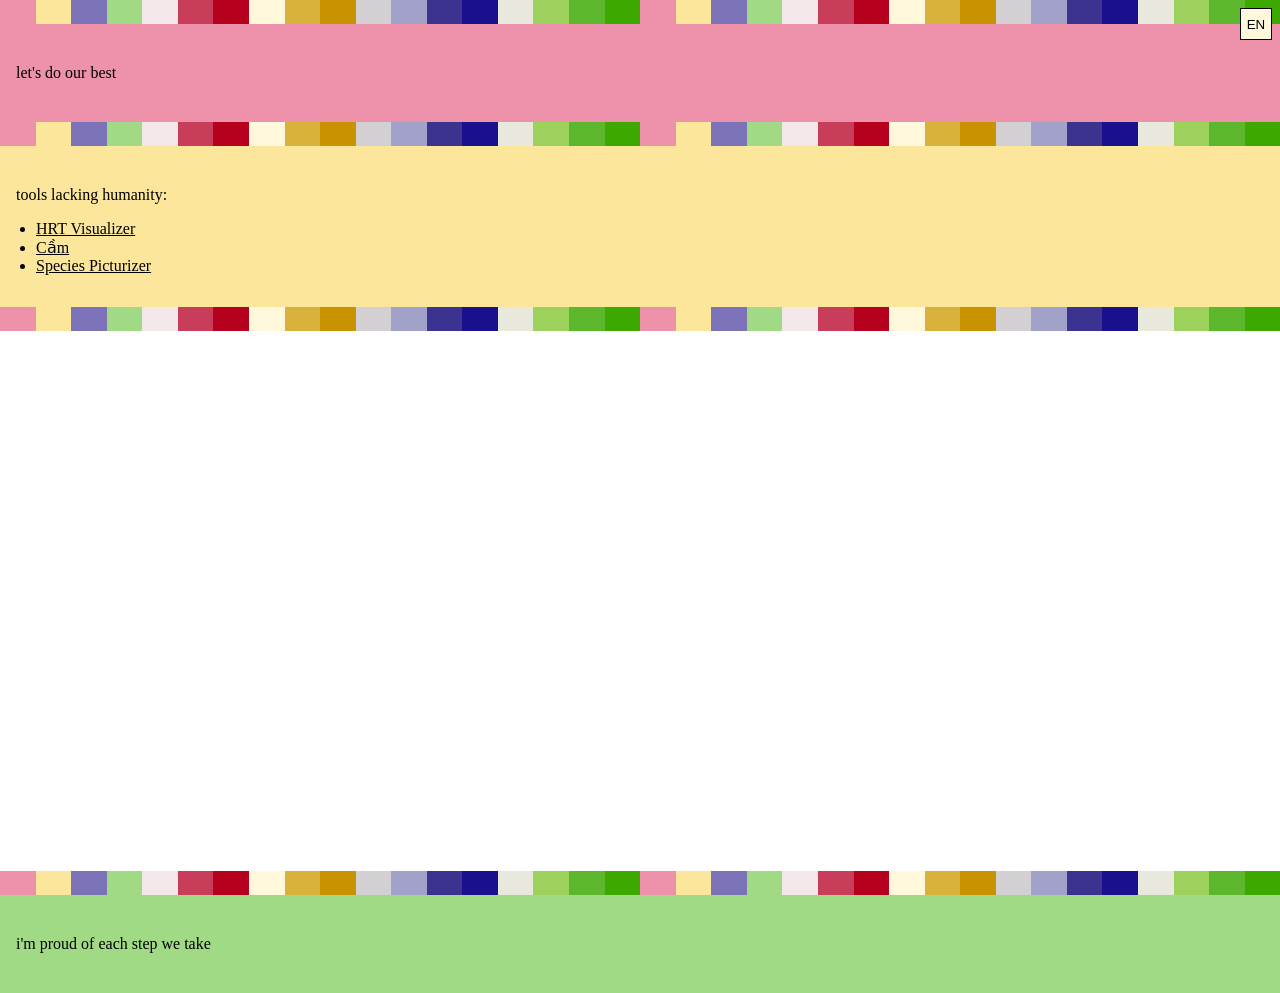
<file: index.html>
<!DOCTYPE html>
<html lang="en">
  <head>
    <meta charset="utf-8" />
    <title>dust gatherings</title>
    <link rel="icon" type="image/png" href="/favicon.png" />
    <link rel="stylesheet" href="/css/style.css" />
  </head>
  <body>
    <button id="langBtn" class="lang" type="button" aria-label="language">EN</button>

    <div class="palette" aria-hidden="true">
      <span></span><span></span><span></span><span></span><span></span><span></span>
      <span></span><span></span><span></span><span></span><span></span><span></span>
      <span></span><span></span><span></span><span></span><span></span><span></span>
      <span></span><span></span><span></span><span></span><span></span><span></span>
      <span></span><span></span><span></span><span></span><span></span><span></span>
      <span></span><span></span><span></span><span></span><span></span><span></span>
    </div>

    <section class="band band-top">
      <p data-i18n="top">let's do our best</p>
    </section>

    <div class="palette" aria-hidden="true">
      <span></span><span></span><span></span><span></span><span></span><span></span>
      <span></span><span></span><span></span><span></span><span></span><span></span>
      <span></span><span></span><span></span><span></span><span></span><span></span>
      <span></span><span></span><span></span><span></span><span></span><span></span>
      <span></span><span></span><span></span><span></span><span></span><span></span>
      <span></span><span></span><span></span><span></span><span></span><span></span>
    </div>

    <section class="band band-tools">
      <p data-i18n="toolsHeading">tools lacking humanity:</p>
      <ul class="tools-list">
        <li><a href="/tools/tracker.html" data-i18n="tracker">HRT Visualizer</a></li>
        <li><a href="/tools/cam.html" data-i18n="cam">Cầm</a></li>
        <li><a href="/tools/species.html" data-i18n="species">Species Picturizer</a></li>
      </ul>
    </section>

    <div class="palette" aria-hidden="true">
      <span></span><span></span><span></span><span></span><span></span><span></span>
      <span></span><span></span><span></span><span></span><span></span><span></span>
      <span></span><span></span><span></span><span></span><span></span><span></span>
      <span></span><span></span><span></span><span></span><span></span><span></span>
      <span></span><span></span><span></span><span></span><span></span><span></span>
      <span></span><span></span><span></span><span></span><span></span><span></span>
    </div>

    <div class="spacer"></div>

    <div class="palette" aria-hidden="true">
      <span></span><span></span><span></span><span></span><span></span><span></span>
      <span></span><span></span><span></span><span></span><span></span><span></span>
      <span></span><span></span><span></span><span></span><span></span><span></span>
      <span></span><span></span><span></span><span></span><span></span><span></span>
      <span></span><span></span><span></span><span></span><span></span><span></span>
      <span></span><span></span><span></span><span></span><span></span><span></span>
    </div>

    <section class="band band-bottom">
      <p data-i18n="bottom">i'm proud of each step we take</p>
    </section>

    <script src="/js/i18n.js"></script>
    <script src="/js/main.js"></script>
  </body>
</html>
</file>
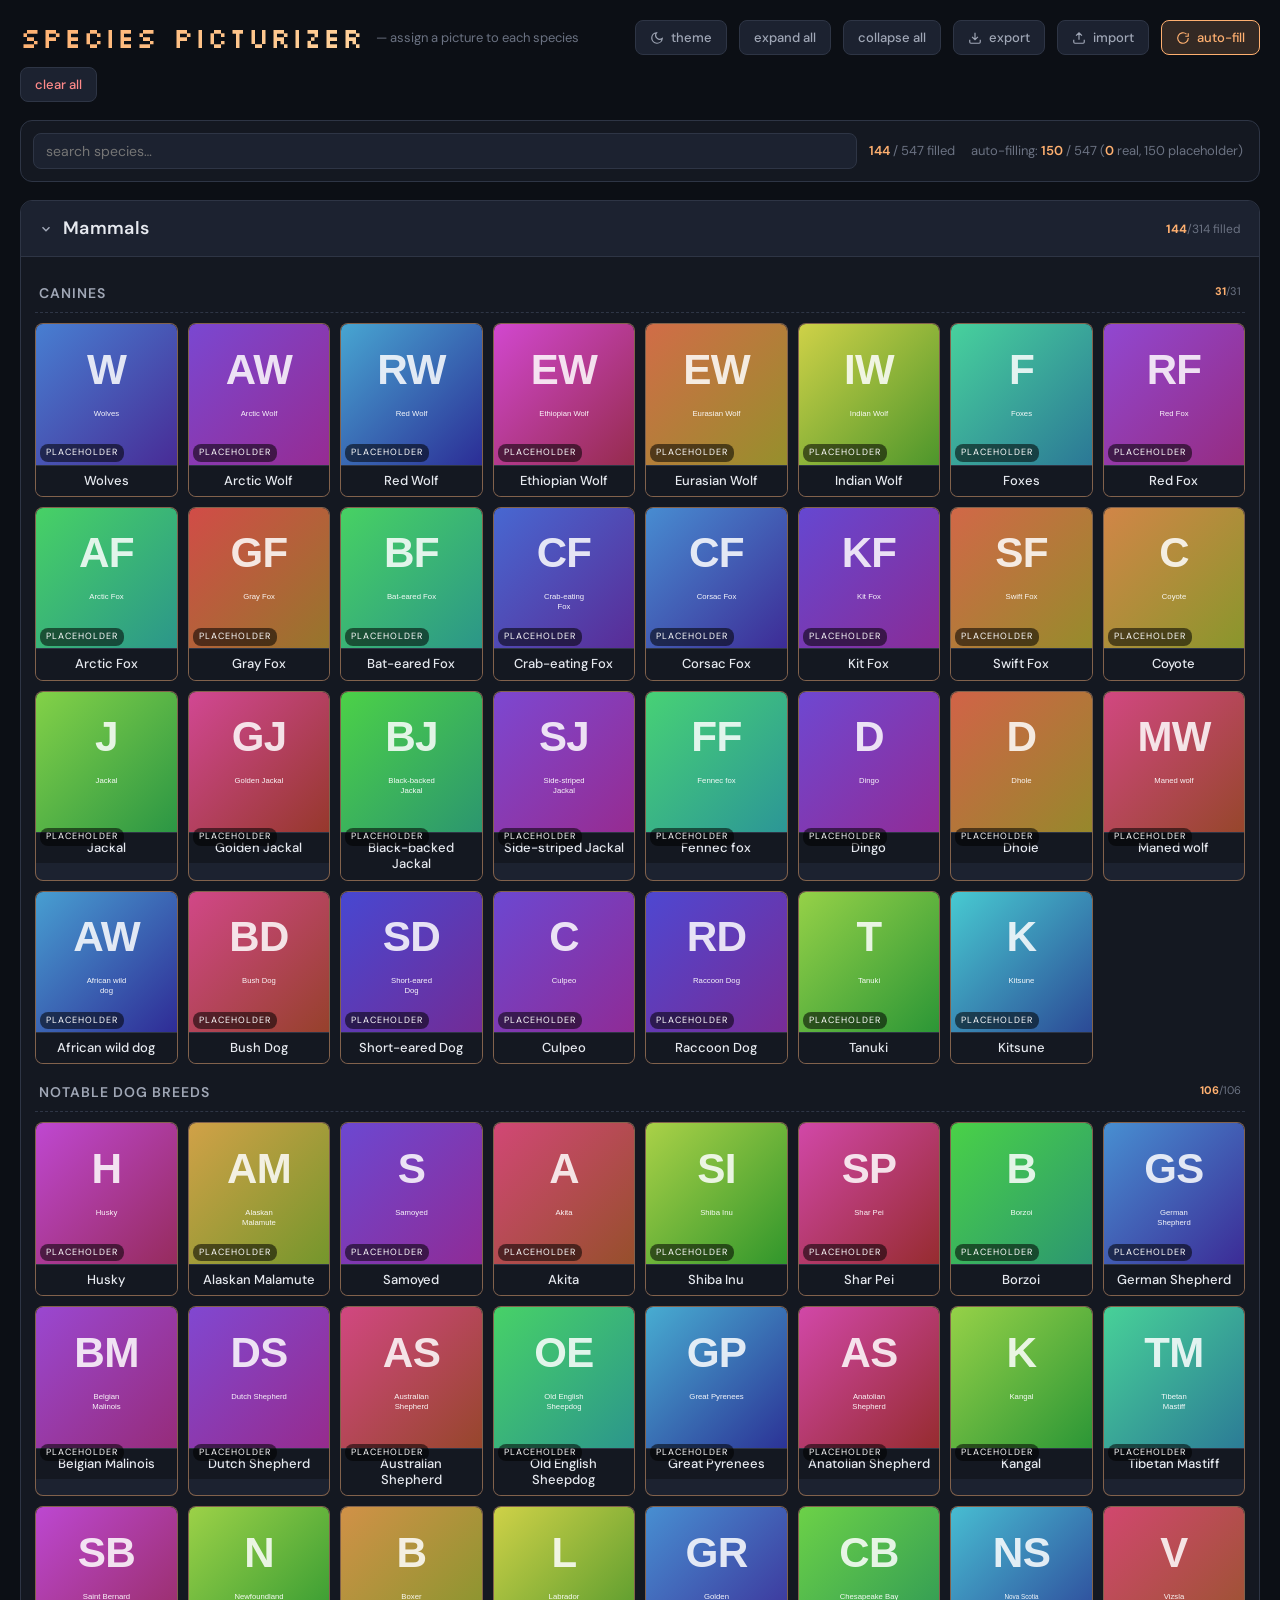
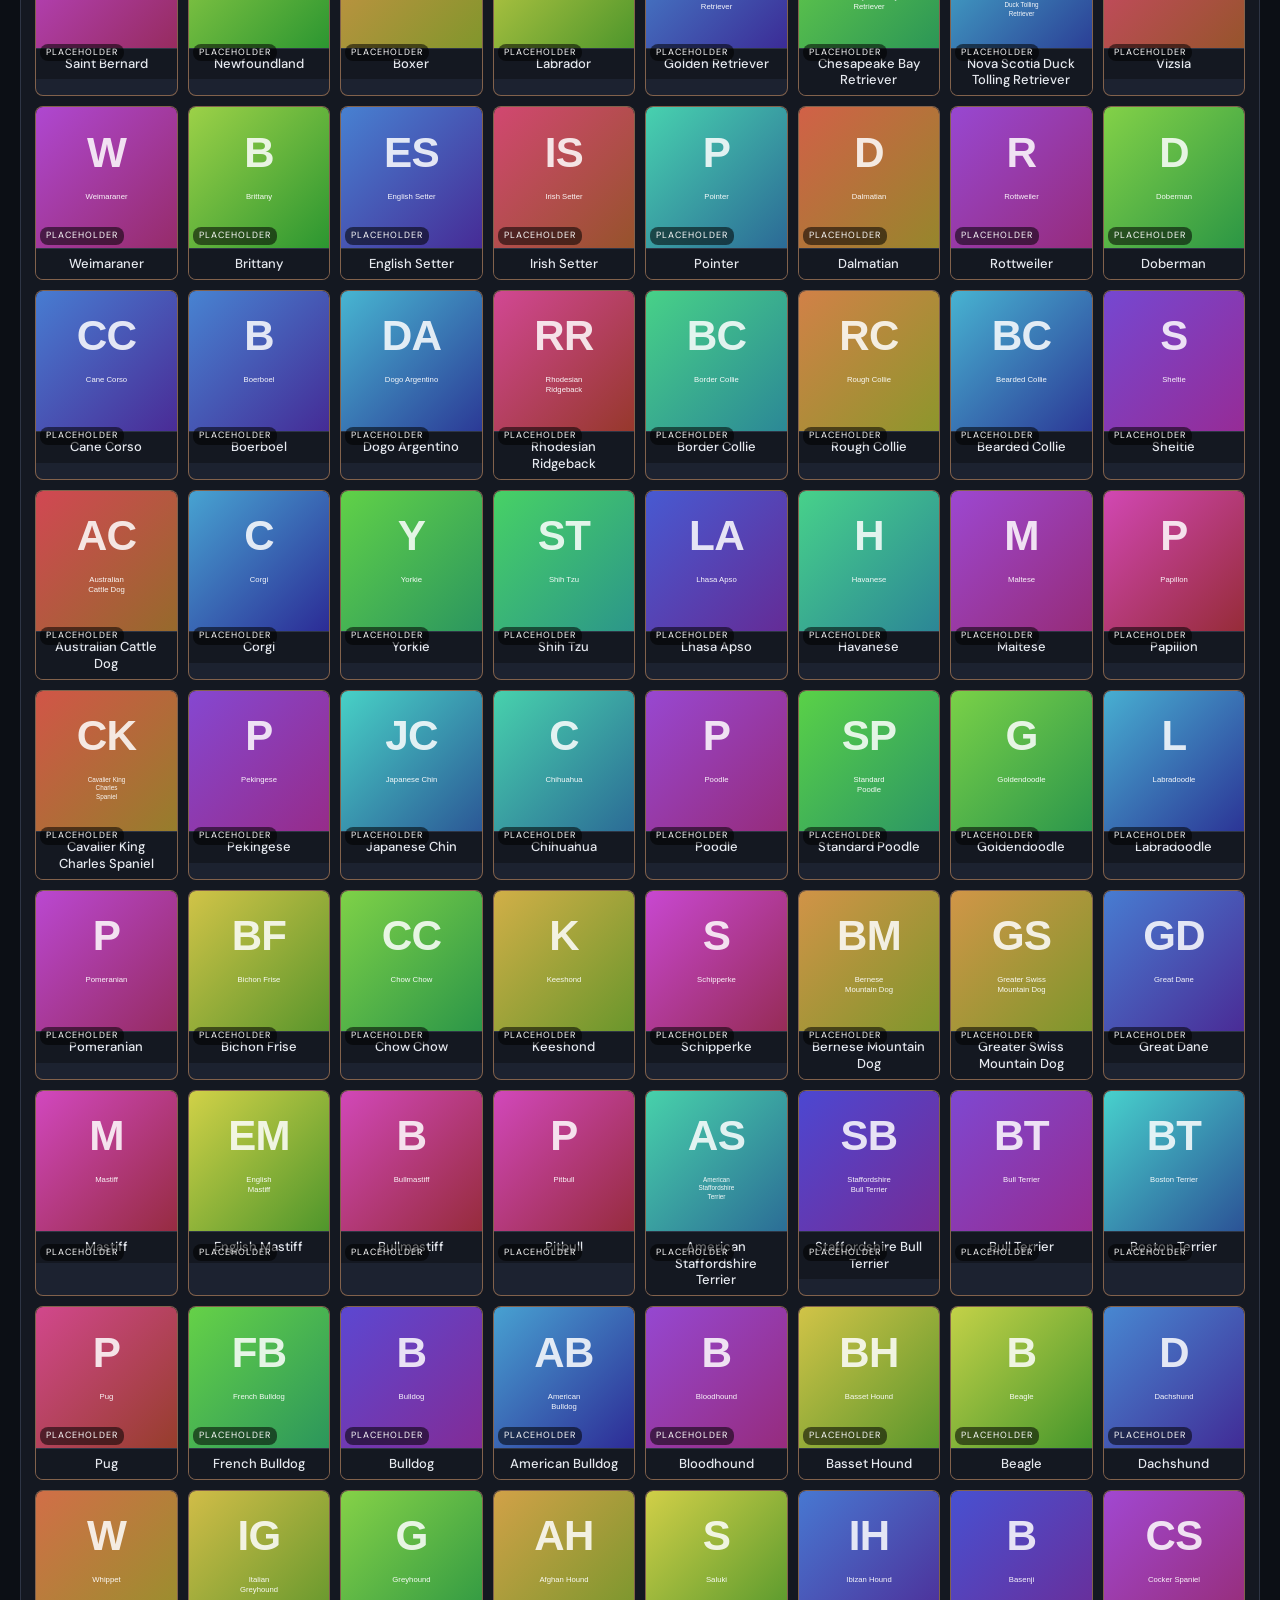
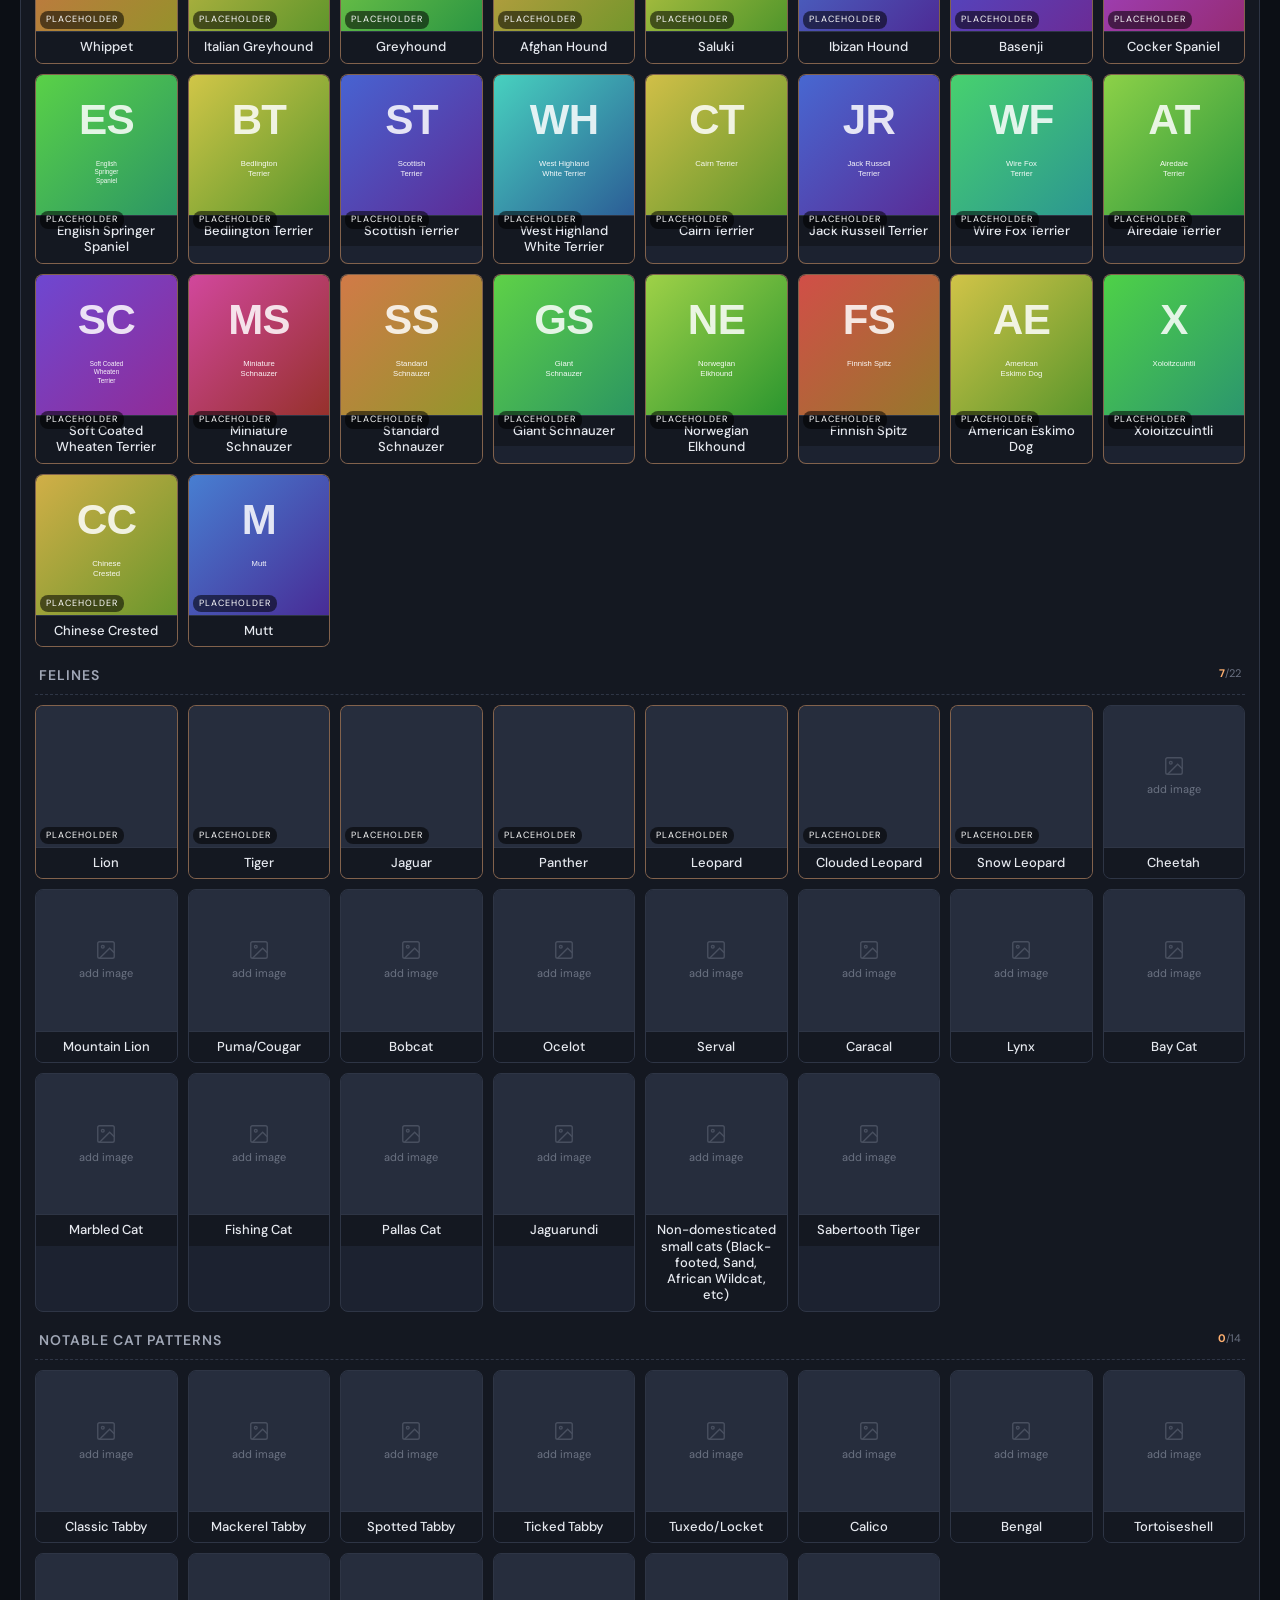
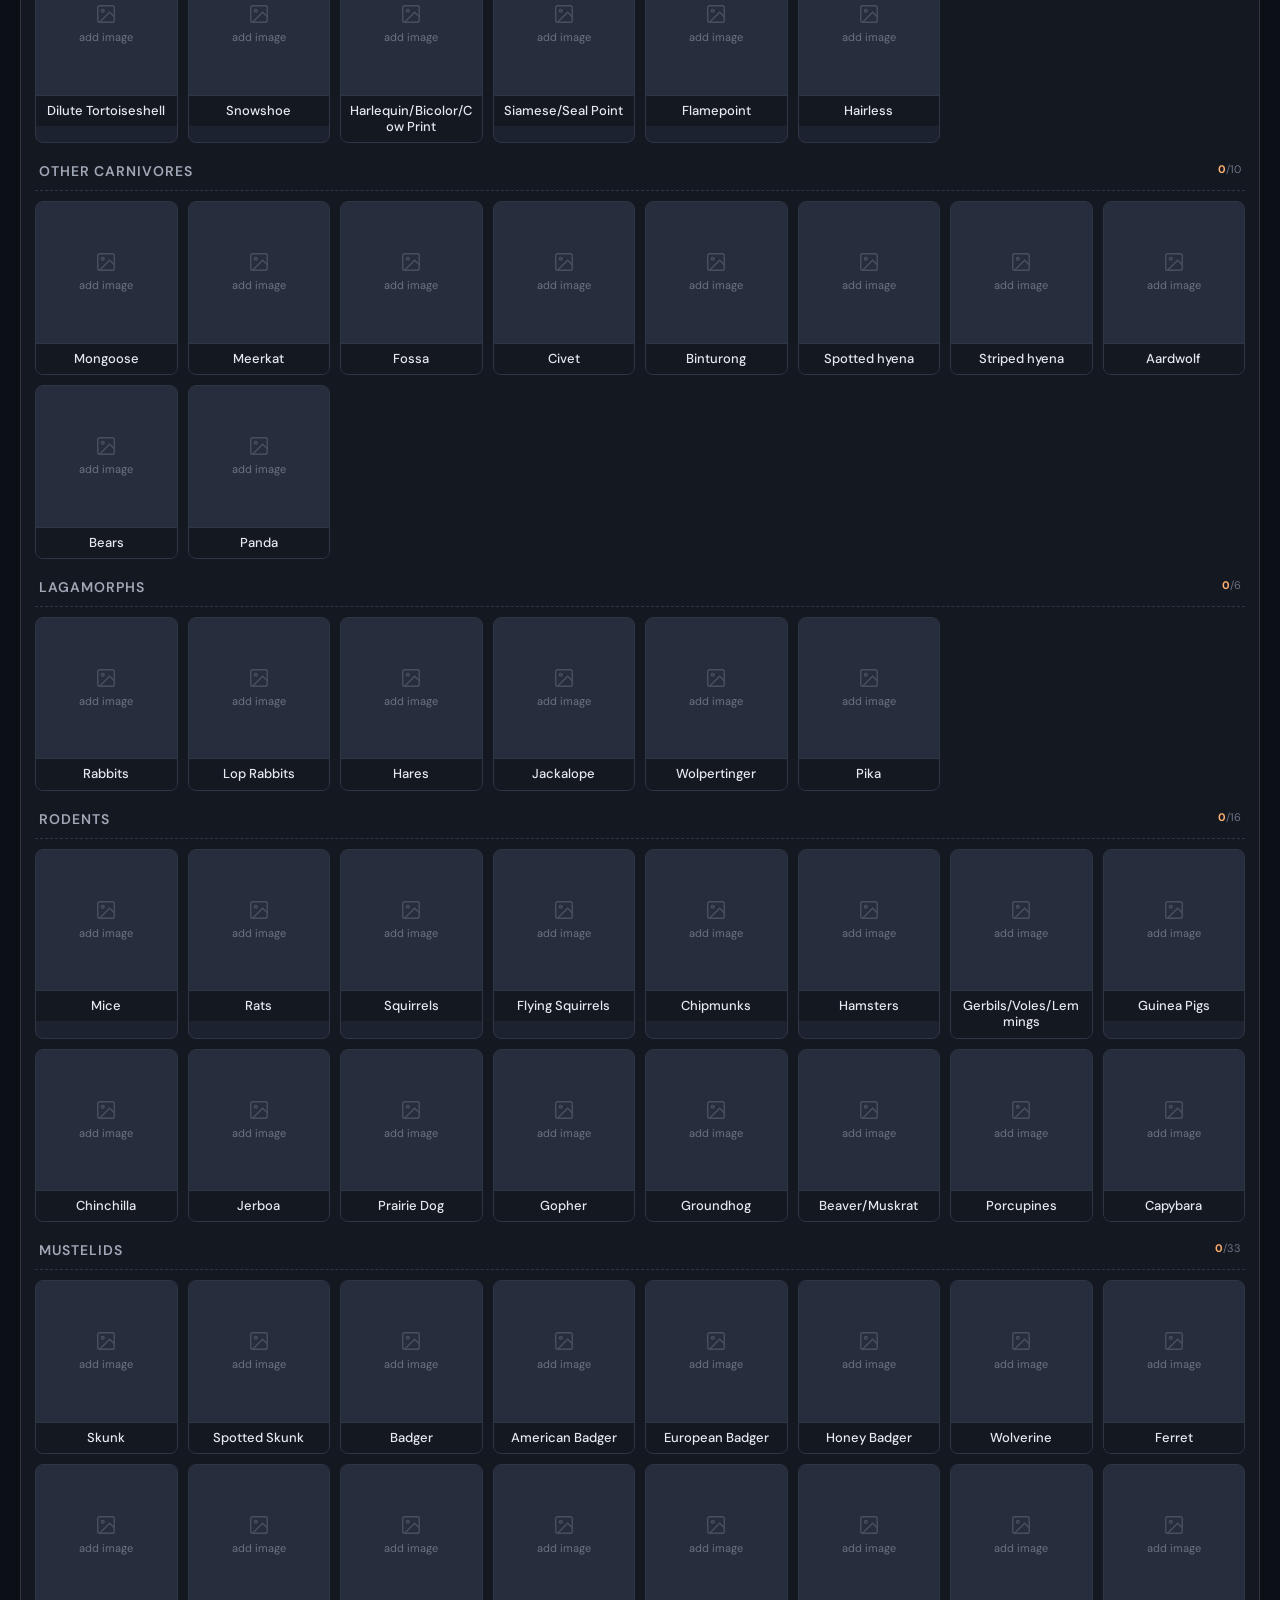
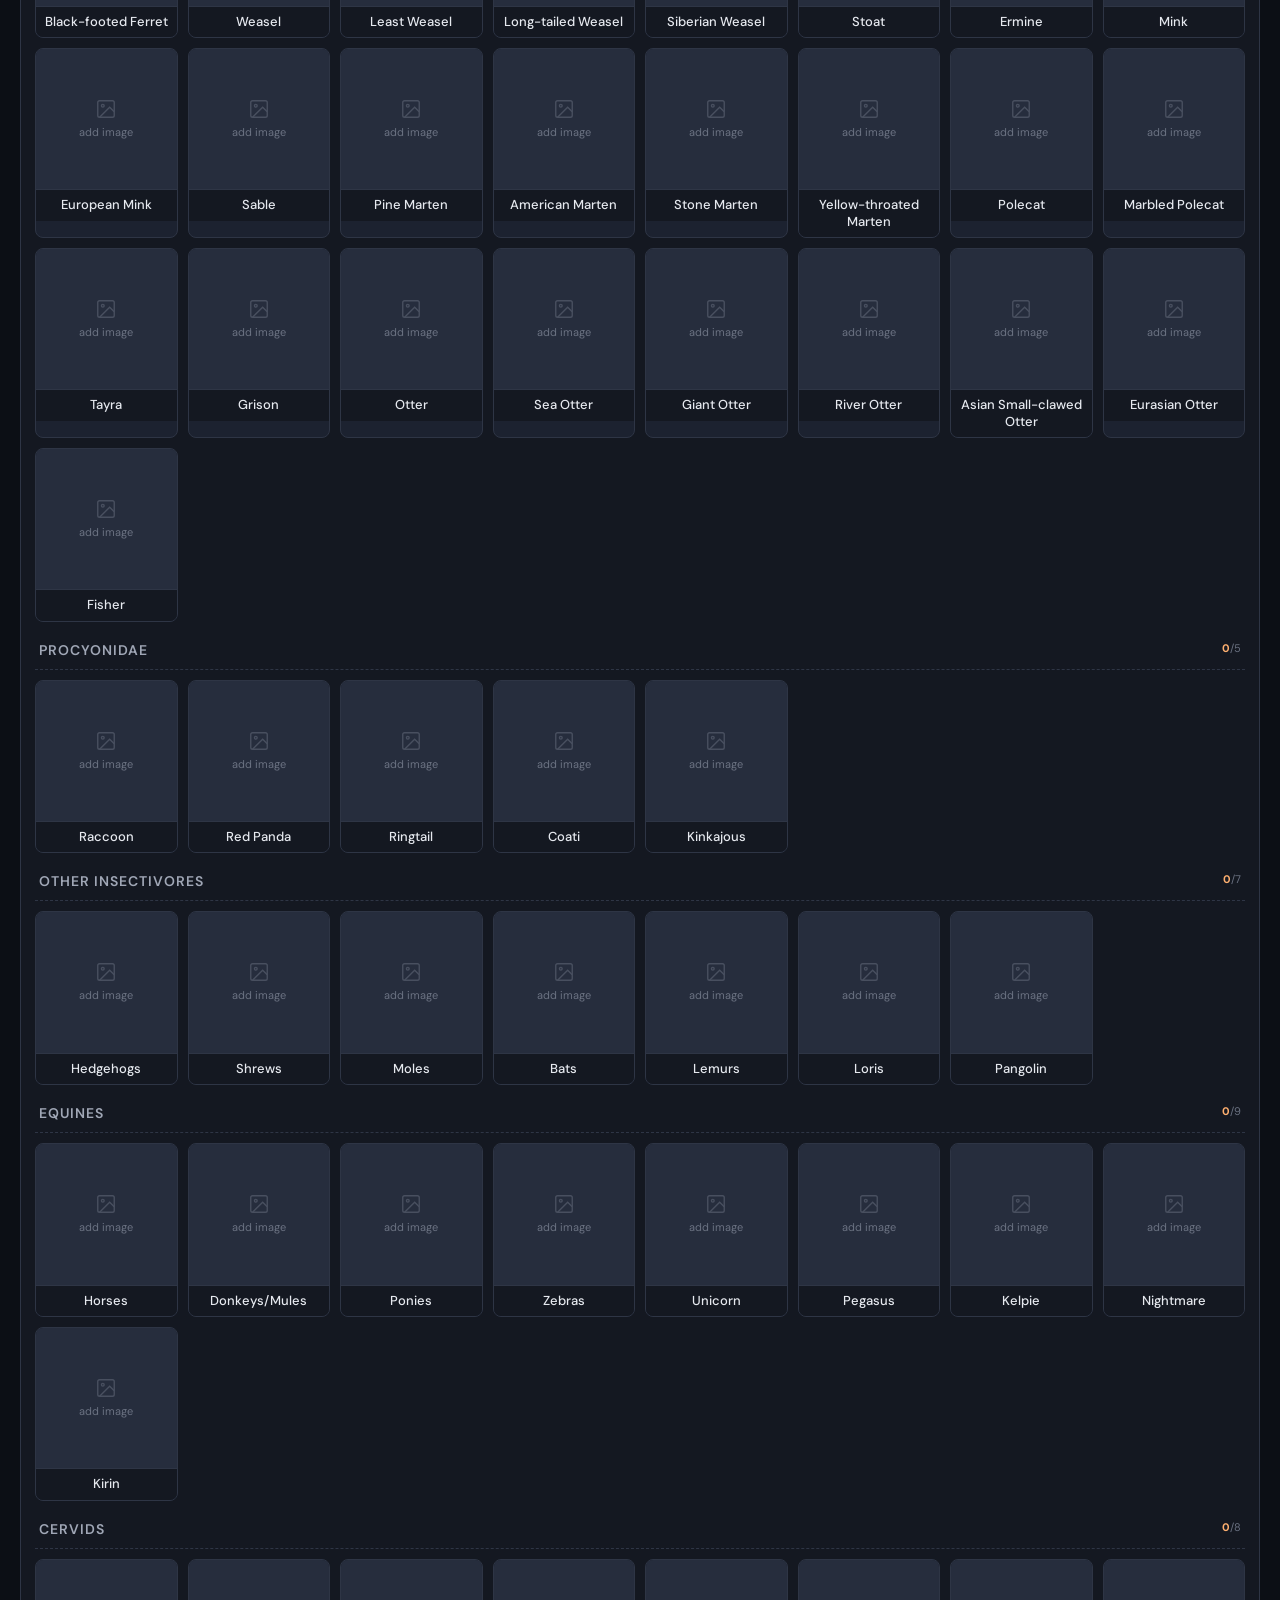
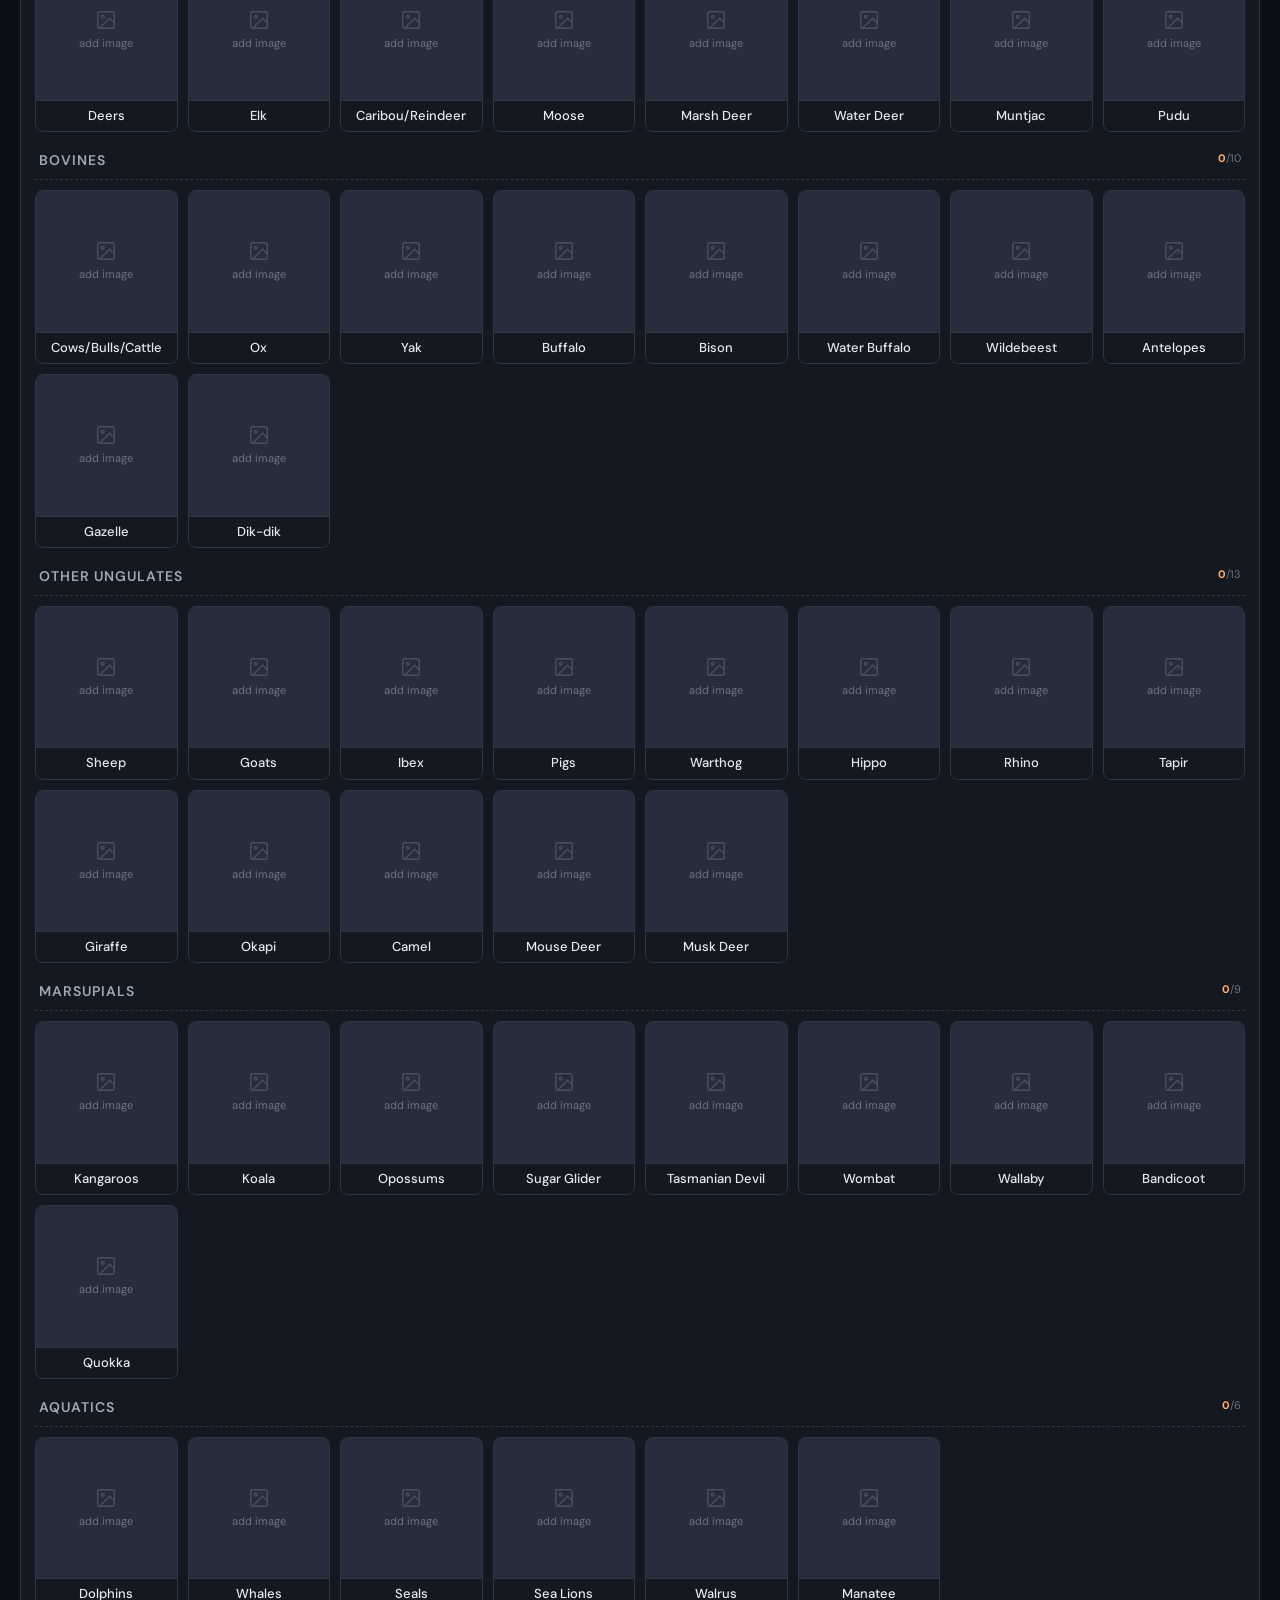
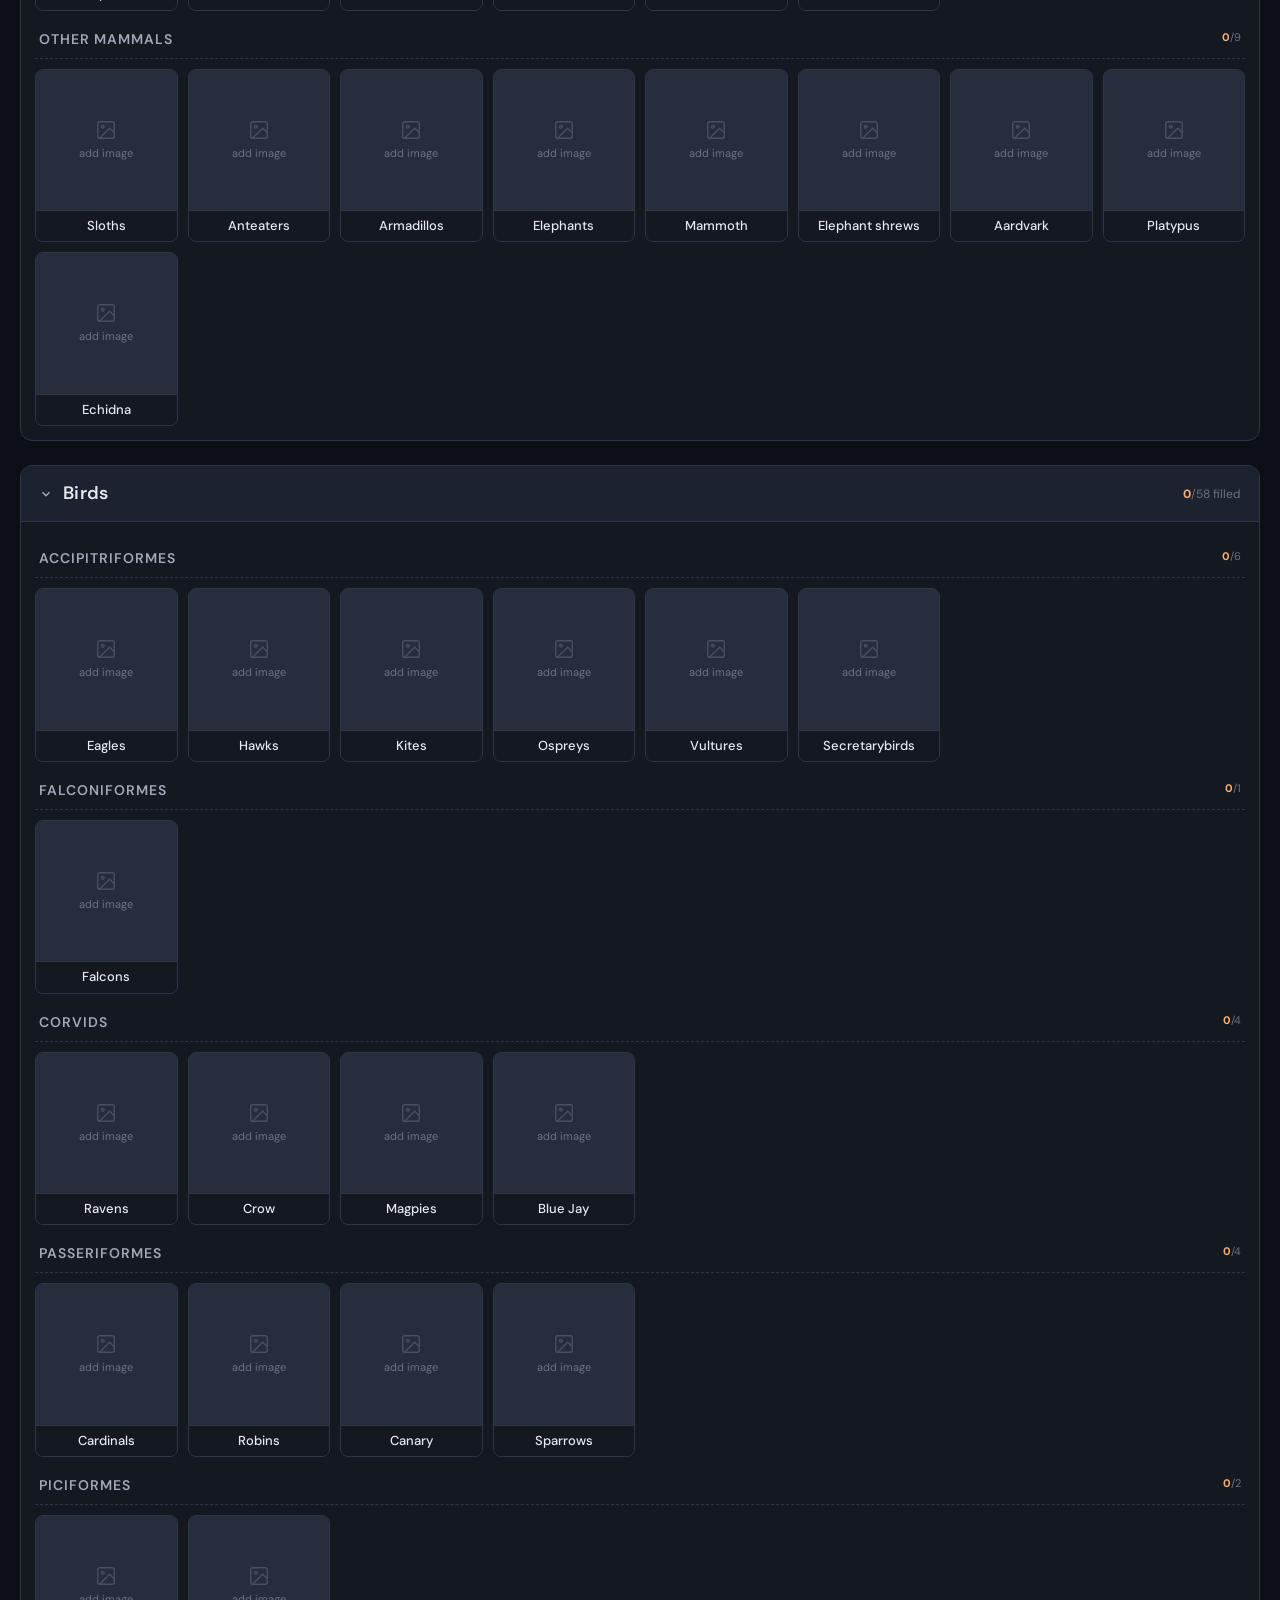
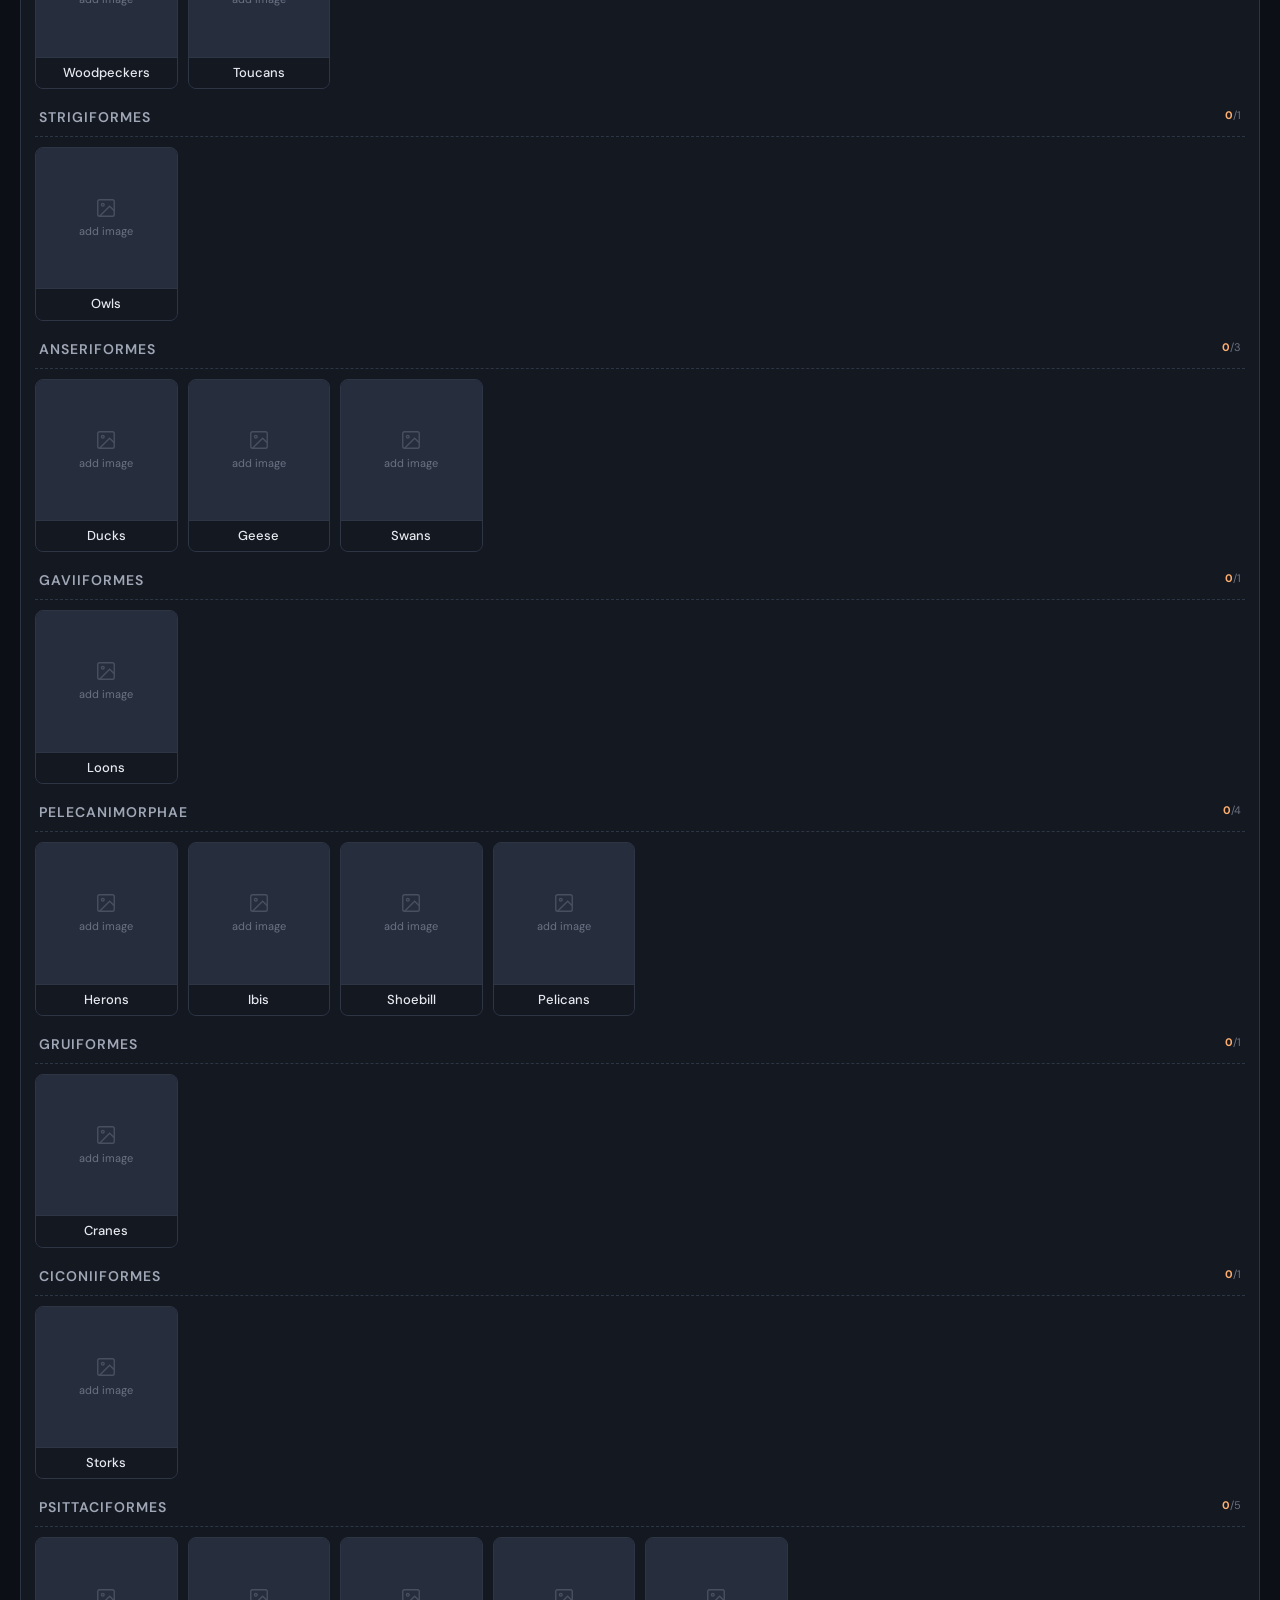
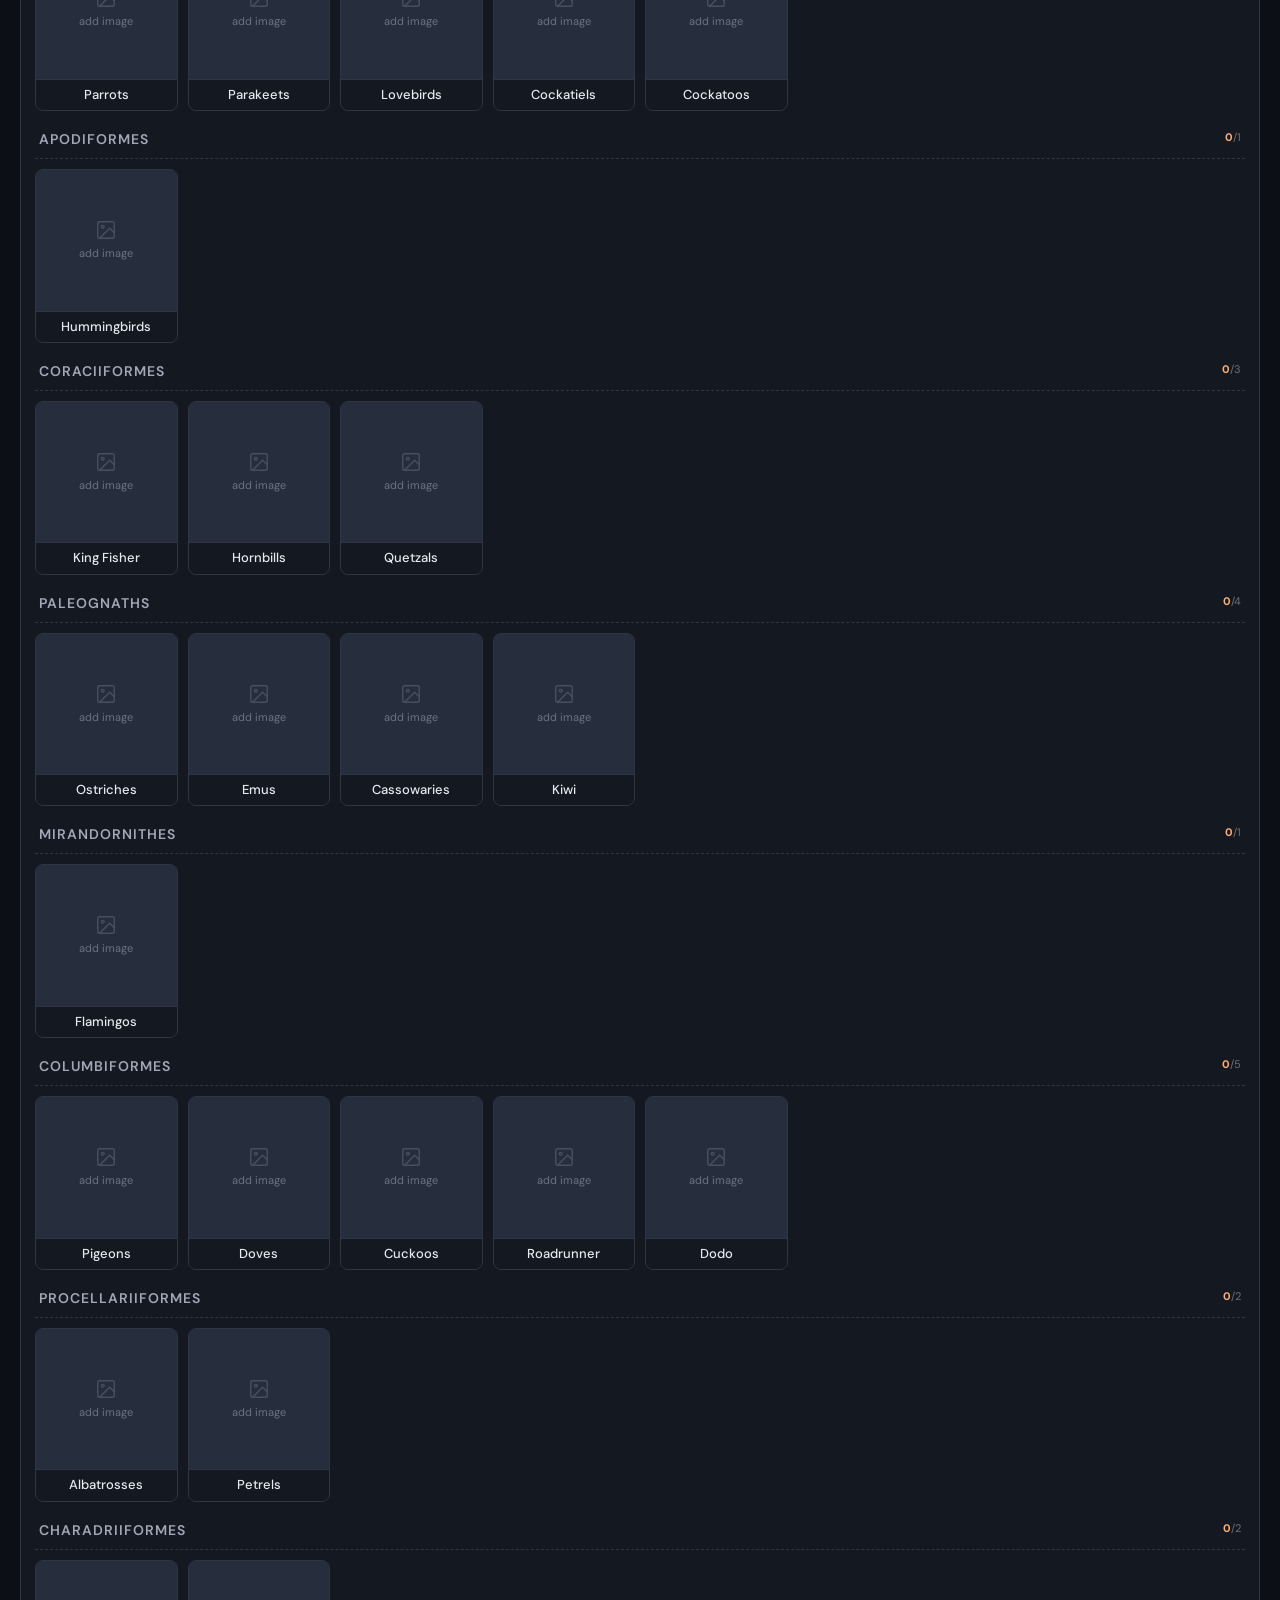
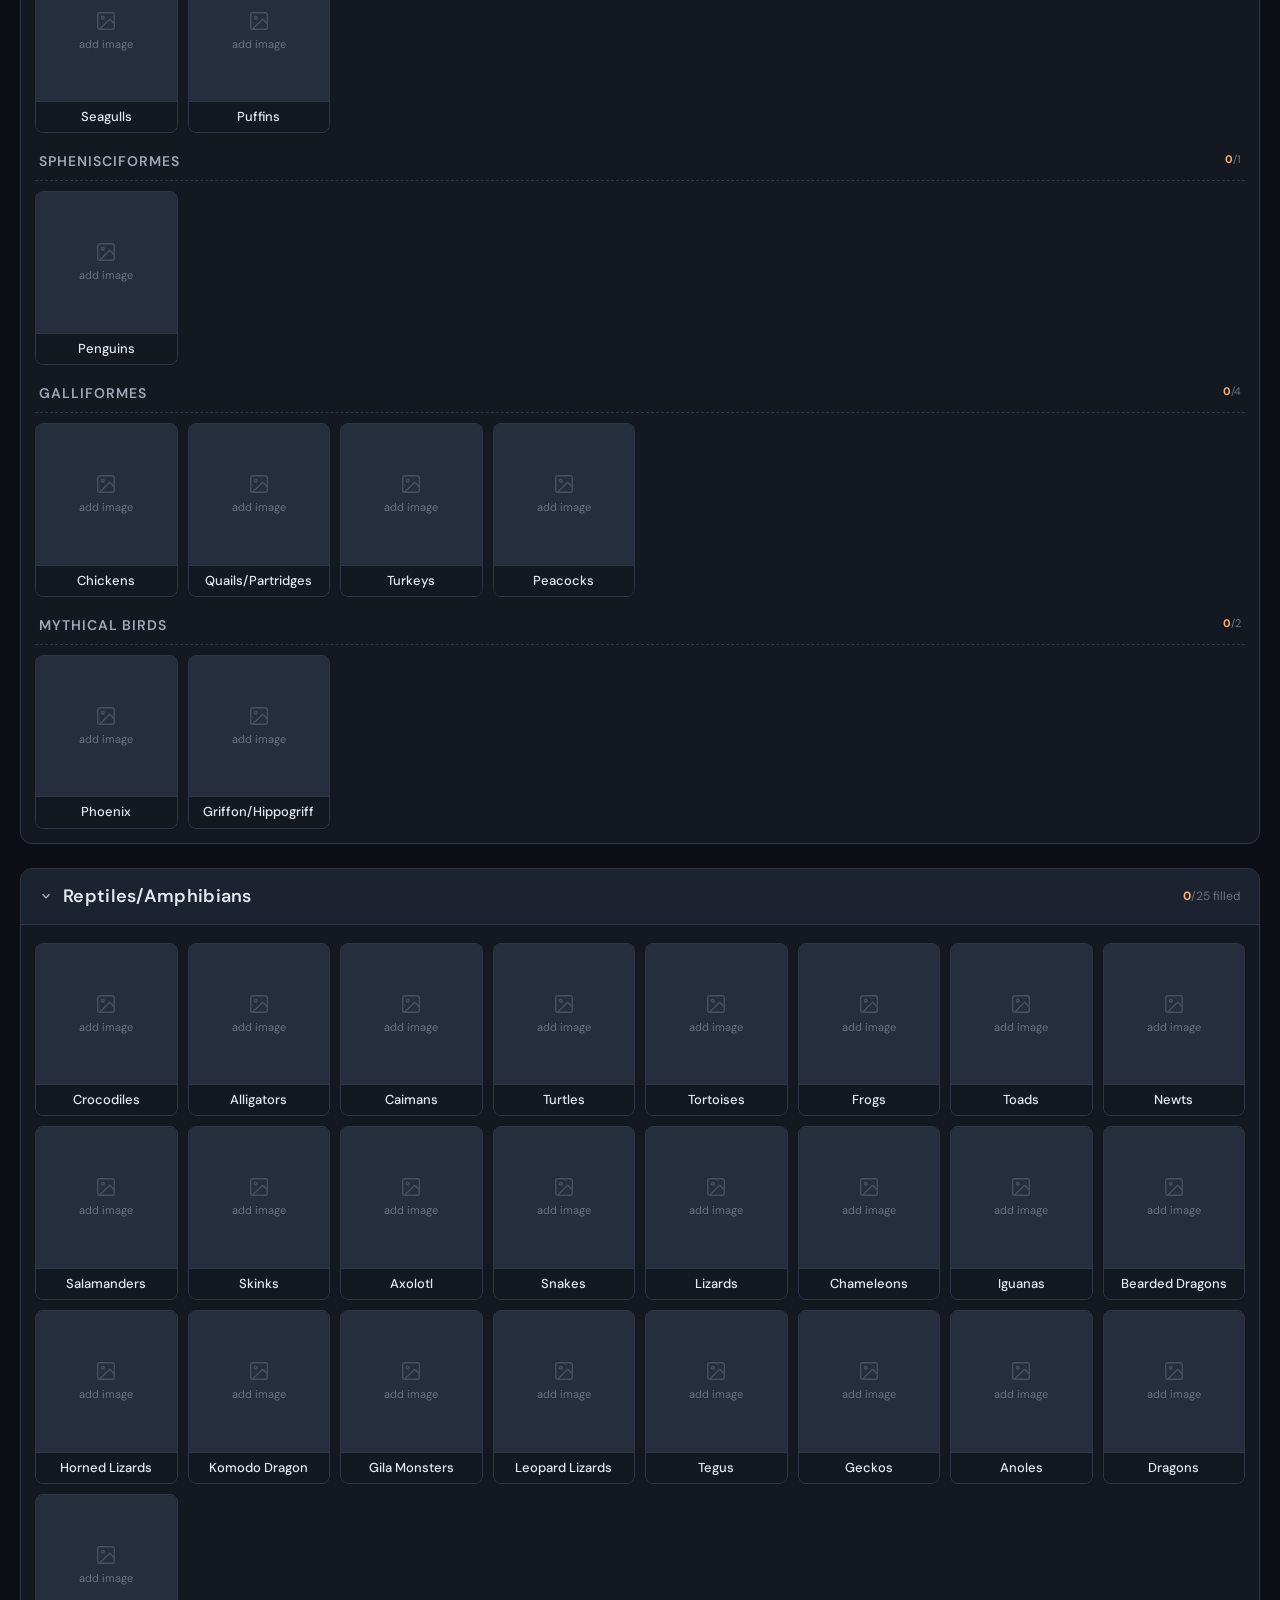
<file: tools/species.html>
<!DOCTYPE html>
<html lang="en">
<head>
<meta charset="UTF-8">
<meta name="viewport" content="width=device-width, initial-scale=1, viewport-fit=cover">
<meta name="theme-color" content="#101216">
<title>Species Picturizer — luci.cat</title>
<link rel="icon" type="image/png" href="/favicon.png">
<link rel="apple-touch-icon" href="/favicon.png">
<link rel="preconnect" href="https://fonts.googleapis.com">
<link rel="preconnect" href="https://fonts.gstatic.com" crossorigin>
<link href="https://fonts.googleapis.com/css2?family=DM+Sans:wght@300;400;500;600&family=Silkscreen:wght@400;700&display=swap" rel="stylesheet">
<style>
:root{
  --bg:#0c0f15;--surface:#141821;--surface2:#1c2230;--surface3:#262d3d;
  --border:#2e3545;--border-h:#444c60;--text:#e6e9ef;--text-m:#a0a7b6;--text-d:#6b7282;
  --accent:#ffb070;--accent-dim:rgba(255,176,112,.16);--accent-glow:rgba(255,176,112,.5);
  --danger:#ff8a8a;--ok:#7ed4a0;--r:12px;--rs:8px
}
body[data-theme="light"]{
  --bg:#f4f2ef;--surface:#ffffff;--surface2:#f0eee9;--surface3:#e6e3dd;
  --border:#d4d0c8;--border-h:#b8b4ac;--text:#2c2a26;--text-m:#6b6860;--text-d:#9c9890;
  --accent:#c47138;--accent-dim:rgba(196,113,56,.1);--accent-glow:rgba(196,113,56,.25);
  --danger:#c45050;--ok:#4a8c5e
}
*{box-sizing:border-box;margin:0;padding:0}
html{overflow-x:hidden}
body{font-family:'DM Sans',-apple-system,BlinkMacSystemFont,sans-serif;background:var(--bg);color:var(--text);min-height:100vh;padding:20px;line-height:1.5;font-size:15px}

.header{display:flex;align-items:center;gap:12px;margin-bottom:18px;flex-wrap:wrap}
.header h1{font-family:'Silkscreen',monospace;font-size:28px;font-weight:400;letter-spacing:1px;background:linear-gradient(135deg,var(--accent),#ffd29c);-webkit-background-clip:text;-webkit-text-fill-color:transparent;background-clip:text;line-height:1.1}
.header .by{font-size:13px;color:var(--text-d)}
.spacer{flex:1}
.btn{display:inline-flex;align-items:center;gap:7px;padding:8px 14px;border-radius:var(--rs);border:1px solid var(--border);background:var(--surface2);color:var(--text-m);font-family:inherit;font-size:13px;font-weight:500;cursor:pointer;transition:all .15s}
.btn:hover{border-color:var(--border-h);color:var(--text);background:var(--surface3)}
.btn.danger{color:var(--danger)}
.btn.danger:hover{border-color:var(--danger);background:rgba(255,138,138,.08)}
.btn svg{width:14px;height:14px}

.toolbar{display:flex;gap:8px;align-items:center;margin-bottom:18px;flex-wrap:wrap;padding:12px;background:var(--surface);border:1px solid var(--border);border-radius:var(--r)}
.search{flex:1;min-width:220px;height:36px;padding:0 12px;border-radius:var(--rs);border:1px solid var(--border);background:var(--surface2);color:var(--text);font-family:inherit;font-size:14px;outline:none}
.search:focus{border-color:var(--accent)}
.stats{font-size:13px;color:var(--text-d);padding:0 4px}
.stats strong{color:var(--accent);font-weight:600}

.section{margin-bottom:24px;background:var(--surface);border:1px solid var(--border);border-radius:var(--r);overflow:hidden}
.section-head{display:flex;align-items:center;gap:10px;padding:14px 18px;background:var(--surface2);cursor:pointer;user-select:none;border-bottom:1px solid var(--border)}
.section-head:hover{background:var(--surface3)}
.section-head h2{font-size:18px;font-weight:600;color:var(--text);letter-spacing:.3px}
.section-head .chev{transition:transform .2s;color:var(--text-m)}
.section.collapsed .chev{transform:rotate(-90deg)}
.section.collapsed .section-body{display:none}
.section-body{padding:8px 14px 14px}
.section-stats{margin-left:auto;font-size:12px;color:var(--text-d)}
.section-stats strong{color:var(--accent)}

.subgroup{margin-top:10px}
.subgroup-head{font-size:14px;font-weight:600;color:var(--text-m);text-transform:uppercase;letter-spacing:1px;padding:8px 4px;border-bottom:1px dashed var(--border);margin-bottom:10px}
.subgroup-head .sub-stats{float:right;font-size:11px;color:var(--text-d);text-transform:none;letter-spacing:0;font-weight:400}
.subgroup-head .sub-stats strong{color:var(--accent)}

.grid{display:grid;grid-template-columns:repeat(auto-fill,minmax(140px,1fr));gap:10px}

.card{position:relative;display:flex;flex-direction:column;border:1px solid var(--border);border-radius:var(--rs);background:var(--surface2);overflow:hidden;transition:all .15s;cursor:pointer}
.card:hover{border-color:var(--accent);transform:translateY(-1px)}
.card.has-image{border-color:rgba(126,212,160,.3)}
.card.is-placeholder{border-color:rgba(255,176,112,.45)}
.card.is-placeholder::after{content:"placeholder";position:absolute;bottom:34px;left:4px;background:rgba(0,0,0,.55);color:#fff;font-size:9px;letter-spacing:1px;padding:2px 6px;border-radius:8px;text-transform:uppercase;pointer-events:none;z-index:1}
.card .search-btn,.card .refresh-btn{position:absolute;top:4px;width:22px;height:22px;border-radius:50%;border:none;background:rgba(0,0,0,.6);color:#fff;cursor:pointer;display:none;align-items:center;justify-content:center;padding:0;z-index:2}
.card .search-btn{left:4px}
.card .refresh-btn{left:30px}
.card .search-btn svg,.card .refresh-btn svg{width:12px;height:12px}
.card.has-image:hover .search-btn,.card.has-image:hover .refresh-btn{display:inline-flex}
.card .search-btn:hover,.card .refresh-btn:hover{background:var(--accent);color:#000}
.card.refreshing .pic{opacity:.4}
.card.refreshing .pic::after{content:"";position:absolute;inset:0;background:repeating-linear-gradient(45deg,transparent,transparent 8px,rgba(255,176,112,.15) 8px,rgba(255,176,112,.15) 16px);animation:slide 1.2s linear infinite}
@keyframes slide{from{background-position:0 0}to{background-position:32px 0}}
.card.drag-over{border-color:var(--accent);background:var(--accent-dim);box-shadow:0 0 0 2px var(--accent-glow)}
.card .pic{width:100%;aspect-ratio:1;background:var(--surface3);display:flex;align-items:center;justify-content:center;color:var(--text-d);font-size:11px;overflow:hidden;position:relative}
.card .pic img{width:100%;height:100%;object-fit:cover;display:block;object-position:var(--pos,center 30%)}
.card .pic .ph{display:flex;flex-direction:column;align-items:center;gap:4px;color:var(--text-d);font-size:11px;text-align:center;padding:6px}
.card .pic .ph svg{width:22px;height:22px;opacity:.5}
.card .label{padding:7px 8px;font-size:13px;font-weight:500;text-align:center;border-top:1px solid var(--border);background:var(--surface);color:var(--text);line-height:1.25;word-break:break-word}
.card.has-image .label{color:var(--text)}
.card .clear-btn{position:absolute;top:4px;right:4px;width:22px;height:22px;border-radius:50%;border:none;background:rgba(0,0,0,.6);color:#fff;cursor:pointer;display:none;align-items:center;justify-content:center;font-size:14px;line-height:1;padding:0;z-index:2}
.card.has-image:hover .clear-btn{display:inline-flex}
.card .clear-btn:hover{background:var(--danger)}

.hidden{display:none !important}

/* Modal */
.modal-bg{position:fixed;inset:0;background:rgba(0,0,0,.7);display:none;align-items:center;justify-content:center;z-index:100;padding:16px;backdrop-filter:blur(4px)}
.modal-bg.open{display:flex}
.modal{background:var(--surface);border:1px solid var(--border);border-radius:var(--r);max-width:480px;width:100%;max-height:90vh;overflow:auto;padding:22px;box-shadow:0 8px 40px rgba(0,0,0,.5)}
.modal h3{font-size:18px;margin-bottom:4px;color:var(--text)}
.modal .modal-sub{color:var(--text-d);font-size:13px;margin-bottom:18px}
.modal .opts{display:flex;flex-direction:column;gap:10px;margin-bottom:14px}
.modal .opt-row{display:flex;gap:8px;align-items:center}
.modal label.lbl{display:block;font-size:12px;color:var(--text-m);text-transform:uppercase;letter-spacing:1px;margin-bottom:6px}
.modal input[type="text"]{flex:1;height:36px;padding:0 12px;border-radius:var(--rs);border:1px solid var(--border);background:var(--surface2);color:var(--text);font-family:inherit;font-size:14px;outline:none}
.modal input[type="text"]:focus{border-color:var(--accent)}
.modal .preview{margin-top:14px;border:1px dashed var(--border);border-radius:var(--rs);padding:10px;display:none;text-align:center}
.modal .preview.show{display:block}
.modal .preview img{max-width:100%;max-height:240px;border-radius:var(--rs)}
.modal .actions{display:flex;gap:8px;justify-content:flex-end;margin-top:18px}
.modal .drop-zone{border:2px dashed var(--border);border-radius:var(--rs);padding:18px;text-align:center;color:var(--text-d);font-size:13px;transition:all .15s}
.modal .drop-zone.over{border-color:var(--accent);background:var(--accent-dim);color:var(--accent)}

.empty-msg{padding:28px;text-align:center;color:var(--text-d);font-size:14px}

@media (max-width:600px){
  body{padding:14px}
  .header h1{font-size:22px}
  .grid{grid-template-columns:repeat(auto-fill,minmax(110px,1fr));gap:8px}
  .card .label{font-size:12px;padding:6px}
}
</style>
</head>
<body data-theme="dark">

<div class="header">
  <h1>Species Picturizer</h1>
  <span class="by">— assign a picture to each species</span>
  <div class="spacer"></div>
  <button class="btn" id="themeBtn" title="toggle theme">
    <svg viewBox="0 0 24 24" fill="none" stroke="currentColor" stroke-width="2"><path d="M21 12.79A9 9 0 1 1 11.21 3 7 7 0 0 0 21 12.79z"/></svg>
    <span>theme</span>
  </button>
  <button class="btn" id="expandBtn">expand all</button>
  <button class="btn" id="collapseBtn">collapse all</button>
  <button class="btn" id="exportBtn">
    <svg viewBox="0 0 24 24" fill="none" stroke="currentColor" stroke-width="2"><path d="M21 15v4a2 2 0 0 1-2 2H5a2 2 0 0 1-2-2v-4M7 10l5 5 5-5M12 15V3"/></svg>
    export
  </button>
  <button class="btn" id="importBtn">
    <svg viewBox="0 0 24 24" fill="none" stroke="currentColor" stroke-width="2"><path d="M21 15v4a2 2 0 0 1-2 2H5a2 2 0 0 1-2-2v-4M17 8l-5-5-5 5M12 3v12"/></svg>
    import
  </button>
  <button class="btn" id="autofillBtn" style="background:var(--accent-dim);border-color:var(--accent);color:var(--accent)">
    <svg viewBox="0 0 24 24" fill="none" stroke="currentColor" stroke-width="2"><path d="M21 12a9 9 0 1 1-3-6.7M21 4v5h-5"/></svg>
    auto-fill
  </button>
  <button class="btn danger" id="clearAllBtn">clear all</button>
  <input type="file" id="importFile" accept="application/json" hidden>
</div>

<div class="toolbar">
  <input type="text" class="search" id="searchBox" placeholder="search species…">
  <div class="stats" id="globalStats">0 / 0 filled</div>
  <div class="stats" id="autofillStatus" style="display:none"></div>
</div>

<main id="root"></main>

<div class="modal-bg" id="modalBg">
  <div class="modal" id="modal">
    <h3 id="modalTitle">Set image</h3>
    <p class="modal-sub" id="modalSub"></p>

    <div class="opts">
      <div>
        <label class="lbl" for="urlInput">paste image url</label>
        <div class="opt-row">
          <input type="text" id="urlInput" placeholder="https://… or data:image/…">
        </div>
      </div>
      <div>
        <label class="lbl">or upload / drop file</label>
        <div class="drop-zone" id="dropZone">
          drag image here, or
          <button class="btn" id="chooseFile" style="margin-left:6px">choose file</button>
          <input type="file" id="fileInput" accept="image/*" hidden>
        </div>
      </div>
    </div>

    <div class="preview" id="preview"><img id="previewImg" alt=""></div>

    <div class="actions">
      <button class="btn" id="cancelBtn">cancel</button>
      <button class="btn danger" id="removeBtn">remove</button>
      <button class="btn" id="saveBtn" style="background:var(--accent-dim);border-color:var(--accent);color:var(--accent)">save</button>
    </div>
  </div>
</div>

<script>
const TAXONOMY = {
  "Mammals": {
    "Canines": ["Wolves","Arctic Wolf","Red Wolf","Ethiopian Wolf","Eurasian Wolf","Indian Wolf","Foxes","Red Fox","Arctic Fox","Gray Fox","Bat-eared Fox","Crab-eating Fox","Corsac Fox","Kit Fox","Swift Fox","Coyote","Jackal","Golden Jackal","Black-backed Jackal","Side-striped Jackal","Fennec fox","Dingo","Dhole","Maned wolf","African wild dog","Bush Dog","Short-eared Dog","Culpeo","Raccoon Dog","Tanuki","Kitsune"],
    "Notable Dog Breeds": ["Husky","Alaskan Malamute","Samoyed","Akita","Shiba Inu","Shar Pei","Borzoi","German Shepherd","Belgian Malinois","Dutch Shepherd","Australian Shepherd","Old English Sheepdog","Great Pyrenees","Anatolian Shepherd","Kangal","Tibetan Mastiff","Saint Bernard","Newfoundland","Boxer","Labrador","Golden Retriever","Chesapeake Bay Retriever","Nova Scotia Duck Tolling Retriever","Vizsla","Weimaraner","Brittany","English Setter","Irish Setter","Pointer","Dalmatian","Rottweiler","Doberman","Cane Corso","Boerboel","Dogo Argentino","Rhodesian Ridgeback","Border Collie","Rough Collie","Bearded Collie","Sheltie","Australian Cattle Dog","Corgi","Yorkie","Shih Tzu","Lhasa Apso","Havanese","Maltese","Papillon","Cavalier King Charles Spaniel","Pekingese","Japanese Chin","Chihuahua","Poodle","Standard Poodle","Goldendoodle","Labradoodle","Pomeranian","Bichon Frise","Chow Chow","Keeshond","Schipperke","Bernese Mountain Dog","Greater Swiss Mountain Dog","Great Dane","Mastiff","English Mastiff","Bullmastiff","Pitbull","American Staffordshire Terrier","Staffordshire Bull Terrier","Bull Terrier","Boston Terrier","Pug","French Bulldog","Bulldog","American Bulldog","Bloodhound","Basset Hound","Beagle","Dachshund","Whippet","Italian Greyhound","Greyhound","Afghan Hound","Saluki","Ibizan Hound","Basenji","Cocker Spaniel","English Springer Spaniel","Bedlington Terrier","Scottish Terrier","West Highland White Terrier","Cairn Terrier","Jack Russell Terrier","Wire Fox Terrier","Airedale Terrier","Soft Coated Wheaten Terrier","Miniature Schnauzer","Standard Schnauzer","Giant Schnauzer","Norwegian Elkhound","Finnish Spitz","American Eskimo Dog","Xoloitzcuintli","Chinese Crested","Mutt"],
    "Felines": ["Lion","Tiger","Jaguar","Panther","Leopard","Clouded Leopard","Snow Leopard","Cheetah","Mountain Lion","Puma/Cougar","Bobcat","Ocelot","Serval","Caracal","Lynx","Bay Cat","Marbled Cat","Fishing Cat","Pallas Cat","Jaguarundi","Non-domesticated small cats (Black-footed, Sand, African Wildcat, etc)","Sabertooth Tiger"],
    "Notable Cat Patterns": ["Classic Tabby","Mackerel Tabby","Spotted Tabby","Ticked Tabby","Tuxedo/Locket","Calico","Bengal","Tortoiseshell","Dilute Tortoiseshell","Snowshoe","Harlequin/Bicolor/Cow Print","Siamese/Seal Point","Flamepoint","Hairless"],
    "Other Carnivores": ["Mongoose","Meerkat","Fossa","Civet","Binturong","Spotted hyena","Striped hyena","Aardwolf","Bears","Panda"],
    "Lagamorphs": ["Rabbits","Lop Rabbits","Hares","Jackalope","Wolpertinger","Pika"],
    "Rodents": ["Mice","Rats","Squirrels","Flying Squirrels","Chipmunks","Hamsters","Gerbils/Voles/Lemmings","Guinea Pigs","Chinchilla","Jerboa","Prairie Dog","Gopher","Groundhog","Beaver/Muskrat","Porcupines","Capybara"],
    "Mustelids": ["Skunk","Spotted Skunk","Badger","American Badger","European Badger","Honey Badger","Wolverine","Ferret","Black-footed Ferret","Weasel","Least Weasel","Long-tailed Weasel","Siberian Weasel","Stoat","Ermine","Mink","European Mink","Sable","Pine Marten","American Marten","Stone Marten","Yellow-throated Marten","Polecat","Marbled Polecat","Tayra","Grison","Otter","Sea Otter","Giant Otter","River Otter","Asian Small-clawed Otter","Eurasian Otter","Fisher"],
    "Procyonidae": ["Raccoon","Red Panda","Ringtail","Coati","Kinkajous"],
    "Other Insectivores": ["Hedgehogs","Shrews","Moles","Bats","Lemurs","Loris","Pangolin"],
    "Equines": ["Horses","Donkeys/Mules","Ponies","Zebras","Unicorn","Pegasus","Kelpie","Nightmare","Kirin"],
    "Cervids": ["Deers","Elk","Caribou/Reindeer","Moose","Marsh Deer","Water Deer","Muntjac","Pudu"],
    "Bovines": ["Cows/Bulls/Cattle","Ox","Yak","Buffalo","Bison","Water Buffalo","Wildebeest","Antelopes","Gazelle","Dik-dik"],
    "Other Ungulates": ["Sheep","Goats","Ibex","Pigs","Warthog","Hippo","Rhino","Tapir","Giraffe","Okapi","Camel","Mouse Deer","Musk Deer"],
    "Marsupials": ["Kangaroos","Koala","Opossums","Sugar Glider","Tasmanian Devil","Wombat","Wallaby","Bandicoot","Quokka"],
    "Aquatics": ["Dolphins","Whales","Seals","Sea Lions","Walrus","Manatee"],
    "Other Mammals": ["Sloths","Anteaters","Armadillos","Elephants","Mammoth","Elephant shrews","Aardvark","Platypus","Echidna"]
  },
  "Birds": {
    "Accipitriformes": ["Eagles","Hawks","Kites","Ospreys","Vultures","Secretarybirds"],
    "Falconiformes": ["Falcons"],
    "Corvids": ["Ravens","Crow","Magpies","Blue Jay"],
    "Passeriformes": ["Cardinals","Robins","Canary","Sparrows"],
    "Piciformes": ["Woodpeckers","Toucans"],
    "Strigiformes": ["Owls"],
    "Anseriformes": ["Ducks","Geese","Swans"],
    "Gaviiformes": ["Loons"],
    "Pelecanimorphae": ["Herons","Ibis","Shoebill","Pelicans"],
    "Gruiformes": ["Cranes"],
    "Ciconiiformes": ["Storks"],
    "Psittaciformes": ["Parrots","Parakeets","Lovebirds","Cockatiels","Cockatoos"],
    "Apodiformes": ["Hummingbirds"],
    "Coraciiformes": ["King Fisher","Hornbills","Quetzals"],
    "Paleognaths": ["Ostriches","Emus","Cassowaries","Kiwi"],
    "Mirandornithes": ["Flamingos"],
    "Columbiformes": ["Pigeons","Doves","Cuckoos","Roadrunner","Dodo"],
    "Procellariiformes": ["Albatrosses","Petrels"],
    "Charadriiformes": ["Seagulls","Puffins"],
    "Sphenisciformes": ["Penguins"],
    "Galliformes": ["Chickens","Quails/Partridges","Turkeys","Peacocks"],
    "Mythical Birds": ["Phoenix","Griffon/Hippogriff"]
  },
  "Reptiles/Amphibians": {
    "_": ["Crocodiles","Alligators","Caimans","Turtles","Tortoises","Frogs","Toads","Newts","Salamanders","Skinks","Axolotl","Snakes","Lizards","Chameleons","Iguanas","Bearded Dragons","Horned Lizards","Komodo Dragon","Gila Monsters","Leopard Lizards","Tegus","Geckos","Anoles","Dragons","Dinosaurs"]
  },
  "Fish/Aquatic Life": {
    "_": ["Orca","Great White Shark","Whale Shark","Tiger Shark","Hammerhead Shark","Leopard Shark","Zebra Shark","Narwhal","Octopus","Squid","Cuttlefish","Manta Ray/Stingray","Sea Turtle","Electric Eel","Moray Eel","Garden Eel","Sea Snake","Jellyfish","Seahorse/Sea Dragon","Lionfish/Scorpionfish","Cardinalfish","Angelfish","Butterflyfish","Surgeonfish/Blue Tang/Yellow Tang","Clownfish","Triggerfish","Wrasse","Cichlid","Neon Tetra","Damselfish","Rainbowfish","Parrotfish","Mahi Mahi","Sunfish","Flounder","Pufferfish","Anglerfish","Piranha","Catfish","Goldfish","Koi","Betta Fish/Guppy","Sardine","Anchovy","Swordfish","Marlin","Opah","Sawfish","Sturgeon","Tuna","Salmon","Snapper","Rockfish","Rabbitfish","Anthias","Basslet","Lamprey","Coelacanth","Starfish","Crab","Lobster","Hermit Crab","Shrimp/Crayfish/Krill","Nautilus","Sea Slugs/Snails/Butterflies/Angels","Urchin","Coral"]
  },
  "Insects/Other Invertebrates": {
    "_": ["Butterfly/Caterpillars","Moths","Bees","Wasps/Hornets","Ladybugs","Mantis","Grasshoppers/Locusts","Crickets","Stick Bugs","Pond Skaters","Ants","Dragonflies","Fireflies","Stag Beetles","Weevils","Cicadas","Centipedes/Millipedes","Roly-Poly/Pill Bugs","Spiders","Scorpions","Snails","Slugs"]
  },
  "Fictional/Furry Species": {
    "_": ["Cabbit","Avali","Dutch Angel Dragon","Airplane Dragon","Manokit","Sergal","Protogen","Nardragon","Novabeast","Rexoulum","Wickerbeast","Drekkubus/Drekkie","Skully/Skulldog","Sparkledog","Freakhound","Monsterdog","Worm on a String","Robot","Pooltoy","Hybrid","Chimera"]
  },
  "Modifiers": {
    "_": ["Antlers","Rhino Horn","Unicorn Horn","Devil/Demon Horns","Ram/Bull Horns","Insect Antenna","Feathered Wings","Bat/Dragon Wings","Insect Wings","Additional Wings","Additional Eyes","Additional Ears","Additional Tails","Fangs/Saber Teeth","Longer Tail","Longer Mane/Crest Down Back","Dinosaur/Dragon Spikes","Hooves/Paws","Wool","Shell","Spines","Quadrupedal","Aquatic/Terrestrial/Cosmos/Change of Habitat","Seaweed/Kelp/Coral-like","Rainbow","Mouth on Stomach","Mouth on Tail","Different Pupils/Irises","Piercings/Jewelry/Bandana/Accessories","Makeup/Makeup-like patterns","Robotic Parts","Glowing/Bioluminescence","Plush","Heart/Star/Sparkle Motif","Checkers/Stripes/Polkadots","Goth/Punk aesthetic","Rave/Scene Aesthetic","Food-Themed/Hybrid","Flowers/Moss/Foliage","Fire"]
  }
};

// Name → Wikipedia page title. For things where the literal display name is
// ambiguous, redirects poorly, or is a slash-separated group, pick a sensible
// page so the auto-fetched thumbnail is actually relevant.
const WIKI_OVERRIDES = {
  // Canines (wild)
  "Wolves":"Wolf","Arctic Wolf":"Arctic wolf","Red Wolf":"Red wolf","Ethiopian Wolf":"Ethiopian wolf",
  "Eurasian Wolf":"Eurasian wolf","Indian Wolf":"Indian wolf",
  "Foxes":"Fox","Red Fox":"Red fox","Arctic Fox":"Arctic fox","Gray Fox":"Gray fox",
  "Bat-eared Fox":"Bat-eared fox","Crab-eating Fox":"Crab-eating fox","Corsac Fox":"Corsac fox",
  "Kit Fox":"Kit fox","Swift Fox":"Swift fox",
  "Coyote":"Coyote","Jackal":"Jackal",
  "Golden Jackal":"Golden jackal","Black-backed Jackal":"Black-backed jackal","Side-striped Jackal":"Side-striped jackal",
  "Fennec fox":"Fennec fox","Dingo":"Dingo","Dhole":"Dhole","Maned wolf":"Maned wolf",
  "African wild dog":"African wild dog","Bush Dog":"Bush dog","Short-eared Dog":"Short-eared dog",
  "Culpeo":"Culpeo","Raccoon Dog":"Raccoon dog",
  "Tanuki":"Japanese raccoon dog","Kitsune":"Kitsune",
  // Dog breeds (Wikipedia spelling)
  "Husky":"Siberian Husky","Alaskan Malamute":"Alaskan Malamute","Samoyed":"Samoyed dog",
  "Akita":"Akita (dog)","Shiba Inu":"Shiba Inu","Shar Pei":"Shar Pei","Borzoi":"Borzoi",
  "German Shepherd":"German Shepherd","Belgian Malinois":"Malinois","Dutch Shepherd":"Dutch Shepherd",
  "Australian Shepherd":"Australian Shepherd","Old English Sheepdog":"Old English Sheepdog",
  "Great Pyrenees":"Pyrenean Mountain Dog","Anatolian Shepherd":"Anatolian Shepherd",
  "Kangal":"Kangal Shepherd Dog","Tibetan Mastiff":"Tibetan Mastiff",
  "Saint Bernard":"St. Bernard (dog)","Newfoundland":"Newfoundland dog",
  "Boxer":"Boxer (dog)","Labrador":"Labrador Retriever","Golden Retriever":"Golden Retriever",
  "Chesapeake Bay Retriever":"Chesapeake Bay Retriever",
  "Nova Scotia Duck Tolling Retriever":"Nova Scotia Duck Tolling Retriever",
  "Vizsla":"Vizsla","Weimaraner":"Weimaraner","Brittany":"Brittany (dog)",
  "English Setter":"English Setter","Irish Setter":"Irish Setter","Pointer":"English Pointer",
  "Dalmatian":"Dalmatian (dog)","Rottweiler":"Rottweiler","Doberman":"Dobermann",
  "Cane Corso":"Cane Corso","Boerboel":"Boerboel","Dogo Argentino":"Dogo Argentino",
  "Rhodesian Ridgeback":"Rhodesian Ridgeback",
  "Border Collie":"Border Collie","Rough Collie":"Rough Collie","Bearded Collie":"Bearded Collie",
  "Sheltie":"Shetland Sheepdog","Australian Cattle Dog":"Australian Cattle Dog",
  "Corgi":"Welsh Corgi","Yorkie":"Yorkshire Terrier","Shih Tzu":"Shih Tzu",
  "Lhasa Apso":"Lhasa Apso","Havanese":"Havanese dog","Maltese":"Maltese dog",
  "Papillon":"Papillon dog","Cavalier King Charles Spaniel":"Cavalier King Charles Spaniel",
  "Pekingese":"Pekingese","Japanese Chin":"Japanese Chin",
  "Chihuahua":"Chihuahua (dog)","Poodle":"Poodle","Standard Poodle":"Poodle",
  "Goldendoodle":"Goldendoodle","Labradoodle":"Labradoodle",
  "Pomeranian":"Pomeranian dog","Bichon Frise":"Bichon Frise","Chow Chow":"Chow Chow",
  "Keeshond":"Keeshond","Schipperke":"Schipperke",
  "Bernese Mountain Dog":"Bernese Mountain Dog","Greater Swiss Mountain Dog":"Greater Swiss Mountain Dog",
  "Great Dane":"Great Dane",
  "Mastiff":"English Mastiff","English Mastiff":"English Mastiff","Bullmastiff":"Bullmastiff",
  "Pitbull":"Pit bull","American Staffordshire Terrier":"American Staffordshire Terrier",
  "Staffordshire Bull Terrier":"Staffordshire Bull Terrier","Bull Terrier":"Bull Terrier",
  "Boston Terrier":"Boston Terrier",
  "Pug":"Pug","French Bulldog":"French Bulldog",
  "Bulldog":"Bulldog","American Bulldog":"American Bulldog",
  "Bloodhound":"Bloodhound","Basset Hound":"Basset Hound","Beagle":"Beagle","Dachshund":"Dachshund",
  "Whippet":"Whippet","Italian Greyhound":"Italian Greyhound","Greyhound":"Greyhound",
  "Afghan Hound":"Afghan Hound","Saluki":"Saluki","Ibizan Hound":"Ibizan Hound","Basenji":"Basenji",
  "Cocker Spaniel":"Cocker Spaniel","English Springer Spaniel":"English Springer Spaniel",
  "Bedlington Terrier":"Bedlington Terrier","Scottish Terrier":"Scottish Terrier",
  "West Highland White Terrier":"West Highland White Terrier","Cairn Terrier":"Cairn Terrier",
  "Jack Russell Terrier":"Jack Russell Terrier","Wire Fox Terrier":"Wire Fox Terrier",
  "Airedale Terrier":"Airedale Terrier","Soft Coated Wheaten Terrier":"Soft-coated Wheaten Terrier",
  "Miniature Schnauzer":"Miniature Schnauzer","Standard Schnauzer":"Standard Schnauzer",
  "Giant Schnauzer":"Giant Schnauzer",
  "Norwegian Elkhound":"Norwegian Elkhound","Finnish Spitz":"Finnish Spitz",
  "American Eskimo Dog":"American Eskimo Dog","Xoloitzcuintli":"Xoloitzcuintli",
  "Chinese Crested":"Chinese Crested Dog","Mutt":"Mongrel",
  // Felines
  "Lion":"Lion","Tiger":"Tiger","Jaguar":"Jaguar","Panther":"Black panther","Leopard":"Leopard",
  "Clouded Leopard":"Clouded leopard","Snow Leopard":"Snow leopard","Cheetah":"Cheetah",
  "Mountain Lion":["Cougar"],"Puma/Cougar":["commons:puma wild cat","Cougar"],"Bobcat":"Bobcat","Ocelot":"Ocelot",
  "Serval":"Serval","Caracal":"Caracal","Lynx":"Lynx","Bay Cat":"Bay cat",
  "Marbled Cat":"Marbled cat","Fishing Cat":"Fishing cat","Pallas Cat":"Pallas's cat",
  "Jaguarundi":"Jaguarundi",
  "Non-domesticated small cats (Black-footed, Sand, African Wildcat, etc)":"Black-footed cat",
  "Sabertooth Tiger":"Smilodon",
  // Cat patterns — every variant gets its own Commons search so they don't
  // all collapse onto the single "Tabby cat" thumbnail.
  "Classic Tabby":["commons:classic tabby cat blotched","Tabby cat"],
  "Mackerel Tabby":["commons:mackerel tabby cat striped"],
  "Spotted Tabby":["commons:spotted tabby cat"],
  "Ticked Tabby":["commons:ticked tabby cat","Abyssinian cat"],
  "Tuxedo/Locket":"Tuxedo cat",
  "Calico":"Calico cat",
  "Bengal":"Bengal cat",
  "Tortoiseshell":"Tortoiseshell cat",
  "Dilute Tortoiseshell":["commons:dilute tortoiseshell cat","Tortoiseshell cat"],
  "Snowshoe":"Snowshoe cat",
  "Harlequin/Bicolor/Cow Print":["commons:bicolor cat black white","Bicolor cat"],
  "Siamese/Seal Point":"Siamese cat",
  "Flamepoint":["commons:flame point siamese cat","Colorpoint Shorthair"],
  "Hairless":"Sphynx cat",
  // Other carnivores
  "Mongoose":"Mongoose","Meerkat":"Meerkat","Fossa":"Fossa (animal)","Civet":"Civet",
  "Binturong":"Binturong","Spotted hyena":"Spotted hyena","Striped hyena":"Striped hyena",
  "Aardwolf":"Aardwolf","Bears":"Bear","Panda":"Giant panda",
  // Lagomorphs
  "Rabbits":"Rabbit","Lop Rabbits":"Lop rabbit","Hares":"Hare","Jackalope":"Jackalope",
  "Wolpertinger":"Wolpertinger","Pika":"Pika",
  // Rodents
  "Mice":"Mouse","Rats":"Rat","Squirrels":"Squirrel","Flying Squirrels":"Flying squirrel",
  "Chipmunks":"Chipmunk","Hamsters":"Hamster","Gerbils/Voles/Lemmings":"Gerbil",
  "Guinea Pigs":"Guinea pig","Chinchilla":"Chinchilla","Jerboa":"Jerboa",
  "Prairie Dog":"Prairie dog","Gopher":"Gopher","Groundhog":"Groundhog",
  "Beaver/Muskrat":"Beaver","Porcupines":"Porcupine","Capybara":"Capybara",
  // Mustelids (and the lone Mephitidae skunks)
  "Skunk":"Striped skunk","Spotted Skunk":"Spotted skunk",
  "Badger":"Badger","American Badger":"American badger","European Badger":"European badger",
  "Honey Badger":"Honey badger","Wolverine":"Wolverine",
  "Ferret":"Ferret","Black-footed Ferret":"Black-footed ferret",
  "Weasel":"Weasel","Least Weasel":"Least weasel","Long-tailed Weasel":"Long-tailed weasel",
  "Siberian Weasel":"Siberian weasel","Stoat":"Stoat","Ermine":"Stoat",
  "Mink":"American mink","European Mink":"European mink",
  "Sable":["Sable","commons:sable Martes zibellina"],"Pine Marten":"European pine marten","American Marten":"American marten",
  "Stone Marten":"Beech marten","Yellow-throated Marten":"Yellow-throated marten",
  "Polecat":"European polecat","Marbled Polecat":"Marbled polecat",
  "Tayra":"Tayra","Grison":"Greater grison",
  "Otter":"Otter","Sea Otter":"Sea otter","Giant Otter":"Giant otter",
  "River Otter":"North American river otter","Asian Small-clawed Otter":"Asian small-clawed otter",
  "Eurasian Otter":"Eurasian otter","Fisher":"Fisher (animal)",
  // Procyonidae
  "Raccoon":"Raccoon","Red Panda":"Red panda","Ringtail":"Ring-tailed cat","Coati":"Coati","Kinkajous":"Kinkajou",
  // Insectivores
  "Hedgehogs":"Hedgehog","Shrews":"Shrew","Moles":"Mole (animal)","Bats":"Bat",
  "Lemurs":"Lemur","Loris":"Loris","Pangolin":"Pangolin",
  // Equines
  "Horses":"Horse","Donkeys/Mules":"Donkey","Ponies":"Pony","Zebras":"Zebra",
  "Unicorn":"Unicorn","Pegasus":"Pegasus","Kelpie":"Kelpie","Nightmare":"Nightmare (folklore)","Kirin":"Qilin",
  // Cervids
  "Deers":"Deer","Elk":"Elk","Caribou/Reindeer":"Reindeer","Moose":"Moose",
  "Marsh Deer":"Marsh deer","Water Deer":"Water deer","Muntjac":"Muntjac","Pudu":"Pudú",
  // Bovines
  "Cows/Bulls/Cattle":"Cattle","Ox":"Ox","Yak":"Yak","Buffalo":"African buffalo",
  "Bison":"Bison","Water Buffalo":"Water buffalo","Wildebeest":"Wildebeest",
  "Antelopes":"Antelope","Gazelle":"Gazelle","Dik-dik":"Dik-dik",
  // Other ungulates
  "Sheep":"Sheep","Goats":"Goat","Ibex":"Ibex","Pigs":"Pig","Warthog":"Common warthog",
  "Hippo":"Hippopotamus","Rhino":"Rhinoceros","Tapir":"Tapir","Giraffe":"Giraffe",
  "Okapi":"Okapi","Camel":"Camel","Mouse Deer":"Chevrotain","Musk Deer":"Musk deer",
  // Marsupials
  "Kangaroos":"Kangaroo","Koala":"Koala","Opossums":"Opossum","Sugar Glider":"Sugar glider",
  "Tasmanian Devil":"Tasmanian devil","Wombat":"Wombat","Wallaby":"Wallaby",
  "Bandicoot":"Bandicoot","Quokka":"Quokka",
  // Aquatic mammals
  "Dolphins":"Dolphin","Whales":"Whale","Seals":"Seal (mammal)","Sea Lions":"Sea lion",
  "Walrus":"Walrus","Manatee":"Manatee",
  // Other mammals
  "Sloths":"Sloth","Anteaters":"Anteater","Armadillos":"Armadillo","Elephants":"Elephant",
  "Mammoth":"Woolly mammoth","Elephant shrews":"Elephant shrew","Aardvark":"Aardvark",
  "Platypus":"Platypus","Echidna":"Echidna",
  // Birds
  "Eagles":"Eagle","Hawks":"Hawk","Kites":"Kite (bird)","Ospreys":"Osprey",
  "Vultures":"Vulture","Secretarybirds":"Secretarybird",
  "Falcons":"Falcon",
  "Ravens":"Common raven","Crow":"Crow","Magpies":"Magpie","Blue Jay":"Blue jay",
  "Cardinals":"Northern cardinal","Robins":"American robin","Canary":"Atlantic canary","Sparrows":"Sparrow",
  "Woodpeckers":"Woodpecker","Toucans":"Toucan",
  "Owls":"Owl",
  "Ducks":"Duck","Geese":"Goose","Swans":"Swan",
  "Loons":"Loon",
  "Herons":"Heron","Ibis":"Ibis","Shoebill":"Shoebill","Pelicans":"Pelican",
  "Cranes":"Crane (bird)",
  "Storks":"Stork",
  "Parrots":"Parrot","Parakeets":"Parakeet","Lovebirds":"Lovebird",
  "Cockatiels":"Cockatiel","Cockatoos":"Cockatoo",
  "Hummingbirds":"Hummingbird",
  "King Fisher":"Kingfisher","Hornbills":"Hornbill","Quetzals":"Resplendent quetzal",
  "Ostriches":"Common ostrich","Emus":"Emu","Cassowaries":"Cassowary","Kiwi":"Kiwi (bird)",
  "Flamingos":"Flamingo",
  "Pigeons":"Columbidae","Doves":"Mourning dove","Cuckoos":"Cuckoo","Roadrunner":"Roadrunner","Dodo":"Dodo",
  "Albatrosses":"Albatross","Petrels":"Petrel",
  "Seagulls":"Gull","Puffins":"Puffin",
  "Penguins":"Penguin",
  "Chickens":"Chicken","Quails/Partridges":"Quail","Turkeys":"Wild turkey","Peacocks":"Peafowl",
  "Phoenix":"Phoenix (mythology)","Griffon/Hippogriff":"Griffin",
  // Reptiles/Amphibians
  "Crocodiles":"Crocodile","Alligators":"Alligator","Caimans":"Caiman","Turtles":"Turtle",
  "Tortoises":"Tortoise","Frogs":"Frog","Toads":"Toad","Newts":"Newt",
  "Salamanders":"Salamander","Skinks":"Skink","Axolotl":"Axolotl","Snakes":"Snake",
  "Lizards":"Lizard","Chameleons":"Chameleon","Iguanas":"Iguana",
  "Bearded Dragons":"Pogona","Horned Lizards":"Horned lizard","Komodo Dragon":"Komodo dragon",
  "Gila Monsters":"Gila monster","Leopard Lizards":"Leopard lizard","Tegus":"Tegu",
  "Geckos":"Gecko","Anoles":"Anole","Dragons":"Dragon","Dinosaurs":"Dinosaur",
  // Fish/Aquatic
  "Orca":"Killer whale","Great White Shark":"Great white shark","Whale Shark":"Whale shark",
  "Tiger Shark":"Tiger shark","Hammerhead Shark":"Hammerhead shark","Leopard Shark":"Leopard shark",
  "Zebra Shark":"Zebra shark","Narwhal":"Narwhal","Octopus":"Octopus","Squid":"Squid",
  "Cuttlefish":"Cuttlefish","Manta Ray/Stingray":"Manta ray","Sea Turtle":"Sea turtle",
  "Electric Eel":"Electric eel","Moray Eel":"Moray eel","Garden Eel":"Garden eel",
  "Sea Snake":"Sea snake","Jellyfish":"Jellyfish","Seahorse/Sea Dragon":"Seahorse",
  "Lionfish/Scorpionfish":"Lionfish","Cardinalfish":"Apogonidae","Angelfish":"Marine angelfish",
  "Butterflyfish":"Butterflyfish","Surgeonfish/Blue Tang/Yellow Tang":"Acanthuridae",
  "Clownfish":"Clownfish","Triggerfish":"Triggerfish","Wrasse":"Wrasse","Cichlid":"Cichlid",
  "Neon Tetra":"Neon tetra","Damselfish":"Damselfish","Rainbowfish":"Rainbowfish",
  "Parrotfish":"Parrotfish","Mahi Mahi":"Mahi-mahi","Sunfish":"Ocean sunfish",
  "Flounder":"Flounder","Pufferfish":"Tetraodontidae","Anglerfish":"Anglerfish",
  "Piranha":"Piranha","Catfish":"Catfish","Goldfish":"Goldfish","Koi":"Koi",
  "Betta Fish/Guppy":"Siamese fighting fish","Sardine":"Sardine","Anchovy":"Anchovy",
  "Swordfish":"Swordfish","Marlin":["Marlin (fish)","commons:marlin fish billfish"],
  "Opah":"Opah","Sawfish":"Sawfish",
  "Sturgeon":["Acipenser","Acipenseridae","commons:sturgeon fish"],
  "Tuna":"Tuna","Salmon":"Salmon","Snapper":"Lutjanidae",
  "Rockfish":"Sebastes","Rabbitfish":"Siganidae","Anthias":"Anthiadinae","Basslet":"Grammatidae",
  "Lamprey":"Lamprey","Coelacanth":"Coelacanth","Starfish":"Starfish","Crab":["Crab","commons:crab crustacean"],
  "Lobster":"Lobster","Hermit Crab":"Hermit crab","Shrimp/Crayfish/Krill":"Shrimp",
  "Nautilus":"Nautilus","Sea Slugs/Snails/Butterflies/Angels":"Sea slug",
  "Urchin":"Sea urchin","Coral":"Coral",
  // Insects
  "Butterfly/Caterpillars":"Butterfly","Moths":"Moth","Bees":"Bee","Wasps/Hornets":"Wasp",
  "Ladybugs":"Coccinellidae","Mantis":"Mantis","Grasshoppers/Locusts":"Grasshopper",
  "Crickets":"Cricket (insect)","Stick Bugs":"Phasmatodea","Pond Skaters":"Gerridae",
  "Ants":"Ant","Dragonflies":"Dragonfly","Fireflies":"Firefly","Stag Beetles":"Stag beetle",
  "Weevils":"Weevil","Cicadas":"Cicada","Centipedes/Millipedes":"Centipede",
  "Roly-Poly/Pill Bugs":"Armadillidiidae","Spiders":"Spider","Scorpions":"Scorpion",
  "Snails":"Snail","Slugs":"Slug",
  // Fictional/Furry — most have no Wikipedia page; map to nearest concept or
  // leave as the literal name so the search/Commons fallback can take a shot.
  "Cabbit":"Cabbit",
  "Avali":["Avali","Cute alien creature"],
  "Dutch Angel Dragon":["Dutch Angel Dragon","Dragon plush toy"],
  "Airplane Dragon":["Airplane dragon furry","Anthropomorphic airplane"],
  "Manokit":["Manokit","Furry fursuit fox"],
  "Sergal":["Sergal","Mick39 Sergal"],
  "Protogen":["Protogen","Cyborg fursona"],
  "Nardragon":["Nardragon","Cute dragon character"],
  "Novabeast":["Novabeast","Cosmic creature furry"],
  "Rexoulum":["Rexoulum","Dinosaur fursona"],
  "Wickerbeast":["Wickerbeast","Dragon creature"],
  "Drekkubus/Drekkie":["Drekkubus","Demon creature character"],
  "Skully/Skulldog":["Skulldog","Skull dog creature"],
  "Sparkledog":["Sparkledog","Colorful dog character"],
  "Freakhound":["Freakhound","Monster dog creature"],
  "Monsterdog":["Monsterdog","Monster dog creature"],
  "Worm on a String":["Worm on a String","Fuzzy worm toy"],
  "Robot":"Robot","Pooltoy":["Pool float","Inflatable pool toy"],
  "Hybrid":"Hybrid (biology)","Chimera":"Chimera (mythology)",
  // Modifiers — most won't have direct pages; pick close concepts
  "Antlers":"Antler","Rhino Horn":"Rhinoceros","Unicorn Horn":"Unicorn",
  "Devil/Demon Horns":"Demon","Ram/Bull Horns":"Horn (anatomy)","Insect Antenna":"Antenna (biology)",
  "Feathered Wings":"Feather","Bat/Dragon Wings":"Bat wing","Insect Wings":"Insect wing",
  "Additional Wings":["Six-winged seraph","Wing"],
  "Additional Eyes":["Multiple eyes","Compound eye"],
  "Additional Ears":["Ear","Cat ears"],
  "Additional Tails":["Kitsune","Nine-tailed fox"],
  "Fangs/Saber Teeth":"Fang","Longer Tail":"Tail","Longer Mane/Crest Down Back":"Mane (horse)",
  "Dinosaur/Dragon Spikes":"Stegosaurus","Hooves/Paws":"Hoof","Wool":"Wool","Shell":"Seashell",
  "Spines":"Spine (zoology)","Quadrupedal":"Quadrupedalism",
  "Aquatic/Terrestrial/Cosmos/Change of Habitat":["Habitat","Aquatic animal"],
  "Seaweed/Kelp/Coral-like":"Kelp",
  "Rainbow":"Rainbow",
  "Mouth on Stomach":["Mouth on stomach creature","Mouth"],
  "Mouth on Tail":["Tail mouth creature","Tail"],
  "Different Pupils/Irises":["Heterochromia iridum","Pupil"],
  "Piercings/Jewelry/Bandana/Accessories":"Body piercing","Makeup/Makeup-like patterns":"Cosmetics",
  "Robotic Parts":"Cyborg","Glowing/Bioluminescence":"Bioluminescence","Plush":"Stuffed toy",
  "Heart/Star/Sparkle Motif":"Heart (symbol)","Checkers/Stripes/Polkadots":"Polka dot",
  "Goth/Punk aesthetic":"Goth subculture","Rave/Scene aesthetic":"Rave",
  "Rave/Scene Aesthetic":"Rave","Food-Themed/Hybrid":"Food",
  "Flowers/Moss/Foliage":"Flower","Fire":"Fire"
};

const STORAGE_KEY = "luci.species.images.v1";
const POS_KEY = "luci.species.positions.v1";
const AUTOFILL_DONE_KEY = "luci.species.autofill.v1";
const COLLAPSE_KEY = "luci.species.collapsed.v1";
const THEME_KEY = "luci.species.theme";

const slug = s => s.toLowerCase().replace(/[^a-z0-9]+/g,"_").replace(/^_|_$/g,"");
const keyFor = (cat, sub, name) => `${slug(cat)}::${slug(sub)}::${slug(name)}`;

let images = {};
let positions = {};
let collapsed = {};
let currentTarget = null; // {key, name, cat, sub}
let pendingValue = null;  // string url/dataurl being staged in modal

// Old (typo) slug → new slug. Used once to migrate localStorage so users who
// already filled in images don't lose them when entry names are fixed.
const TYPO_SLUG_MIGRATIONS = {
  "sharpey":"shar_pei","borozoi":"borzoi","dalmation":"dalmatian","rotweiller":"rottweiler",
  "chowchow":"chow_chow","fisher_cat":"fishing_cat","hampsters":"hamsters","racoon":"raccoon",
  "cows_bulls_cattles":"cows_bulls_cattle","wildebeast":"wildebeest","dik_dik":"dik_dik",
  "seels":"seals","ostrichs":"ostriches","cassowarts":"cassowaries","cuckcoos":"cuckoos",
  "caimins":"caimans","pirannha":"piranha","coelcanth":"coelacanth","hermitcrab":"hermit_crab",
  "grasshoppers_locus":"grasshoppers_locusts","stickbugs":"stick_bugs",
  "pondskaters":"pond_skaters","rolly_polly_pill_bugs":"roly_poly_pill_bugs",
  "non_domesticated_small_cats_black_footed_sand_african_wildcat_ect":
    "non_domesticated_small_cats_black_footed_sand_african_wildcat_etc"
};
function migrateKeys(map){
  let changed = false;
  for (const oldKey of Object.keys(map)){
    const parts = oldKey.split("::");
    if (parts.length !== 3) continue;
    const newNameSlug = TYPO_SLUG_MIGRATIONS[parts[2]];
    if (!newNameSlug) continue;
    const newKey = `${parts[0]}::${parts[1]}::${newNameSlug}`;
    if (newKey === oldKey || map[newKey]) continue;
    map[newKey] = map[oldKey];
    delete map[oldKey];
    changed = true;
  }
  return changed;
}
function loadState(){
  try { images = JSON.parse(localStorage.getItem(STORAGE_KEY) || "{}"); } catch { images = {}; }
  try { positions = JSON.parse(localStorage.getItem(POS_KEY) || "{}"); } catch { positions = {}; }
  try { collapsed = JSON.parse(localStorage.getItem(COLLAPSE_KEY) || "{}"); } catch { collapsed = {}; }
  if (migrateKeys(images)) saveImages();
  if (migrateKeys(positions)) savePositions();
  const t = localStorage.getItem(THEME_KEY);
  if (t) document.body.dataset.theme = t;
}
function saveImages(){ localStorage.setItem(STORAGE_KEY, JSON.stringify(images)); }
function savePositions(){ localStorage.setItem(POS_KEY, JSON.stringify(positions)); }
function saveCollapsed(){ localStorage.setItem(COLLAPSE_KEY, JSON.stringify(collapsed)); }

function placeholderSVG(){
  return `<div class="ph">
    <svg viewBox="0 0 24 24" fill="none" stroke="currentColor" stroke-width="1.5"><rect x="3" y="3" width="18" height="18" rx="2"/><circle cx="8.5" cy="8.5" r="1.5"/><path d="m21 15-5-5L5 21"/></svg>
    <span>add image</span>
  </div>`;
}

function render(){
  const root = document.getElementById("root");
  root.innerHTML = "";
  const q = document.getElementById("searchBox").value.trim().toLowerCase();
  let totalFilled = 0, totalCount = 0;

  for (const [cat, subs] of Object.entries(TAXONOMY)){
    const sec = document.createElement("section");
    sec.className = "section" + (collapsed[cat] ? " collapsed" : "");
    sec.dataset.cat = cat;

    let catCount = 0, catFilled = 0;
    const subsHtml = [];

    for (const [sub, items] of Object.entries(subs)){
      const filteredItems = q ? items.filter(n => n.toLowerCase().includes(q) || sub.toLowerCase().includes(q) || cat.toLowerCase().includes(q)) : items;
      const subCount = items.length;
      let subFilled = 0;
      const cards = items.map(name => {
        const k = keyFor(cat, sub, name);
        const has = !!images[k];
        if (has) subFilled++;
        const hidden = q && !filteredItems.includes(name) ? "hidden" : "";
        const isPh = has && images[k].startsWith("data:image/svg");
        return `<div class="card ${has?"has-image":""} ${isPh?"is-placeholder":""} ${hidden}" data-key="${k}" data-cat="${encodeURIComponent(cat)}" data-sub="${encodeURIComponent(sub)}" data-name="${encodeURIComponent(name)}">
          <button class="clear-btn" title="remove">×</button>
          <button class="search-btn" title="search image on the web" data-search="${encodeURIComponent(name)}"><svg viewBox="0 0 24 24" fill="none" stroke="currentColor" stroke-width="2.4"><circle cx="11" cy="11" r="7"/><path d="m21 21-4.3-4.3"/></svg></button>
          <button class="refresh-btn" title="re-fetch from Wikipedia"><svg viewBox="0 0 24 24" fill="none" stroke="currentColor" stroke-width="2.4"><path d="M21 12a9 9 0 1 1-3-6.7"/><path d="M21 4v5h-5"/></svg></button>
          <div class="pic" ${has && positions[k] ? `style="--pos:${positions[k]}"` : ""}>${has ? `<img loading="lazy" src="${images[k]}" alt="" data-key="${k}" onload="onImgLoad(this)">` : placeholderSVG()}</div>
          <div class="label">${escapeHtml(name)}</div>
        </div>`;
      }).join("");

      catCount += subCount;
      catFilled += subFilled;

      const hideSub = q && filteredItems.length === 0;
      const subLabel = sub === "_" ? "" : `<div class="subgroup-head">${escapeHtml(sub)}<span class="sub-stats"><strong>${subFilled}</strong>/${subCount}</span></div>`;
      subsHtml.push(`<div class="subgroup ${hideSub?"hidden":""}">${subLabel}<div class="grid">${cards}</div></div>`);
    }

    totalCount += catCount;
    totalFilled += catFilled;

    sec.innerHTML = `
      <header class="section-head" data-toggle="${escapeHtml(cat)}">
        <svg class="chev" width="14" height="14" viewBox="0 0 24 24" fill="none" stroke="currentColor" stroke-width="2.5"><path d="m6 9 6 6 6-6"/></svg>
        <h2>${escapeHtml(cat)}</h2>
        <span class="section-stats"><strong>${catFilled}</strong>/${catCount} filled</span>
      </header>
      <div class="section-body">${subsHtml.join("")}</div>
    `;
    root.appendChild(sec);
  }

  document.getElementById("globalStats").innerHTML = `<strong>${totalFilled}</strong> / ${totalCount} filled`;

  // hide whole section if all subgroups hidden in search
  if (q){
    document.querySelectorAll(".section").forEach(s => {
      const anyVisible = s.querySelector(".subgroup:not(.hidden)");
      if (!anyVisible) s.classList.add("hidden"); else s.classList.remove("hidden");
    });
  } else {
    document.querySelectorAll(".section").forEach(s => s.classList.remove("hidden"));
  }
}

function escapeHtml(s){return s.replace(/[&<>"']/g, c=>({"&":"&amp;","<":"&lt;",">":"&gt;","\"":"&quot;","'":"&#39;"}[c]));}

// — Modal —
function openModal(card){
  const key = card.dataset.key;
  const name = decodeURIComponent(card.dataset.name);
  const cat = decodeURIComponent(card.dataset.cat);
  const sub = decodeURIComponent(card.dataset.sub);
  currentTarget = { key, name, cat, sub };
  pendingValue = images[key] || null;

  document.getElementById("modalTitle").textContent = name;
  document.getElementById("modalSub").textContent = sub === "_" ? cat : `${cat} › ${sub}`;
  document.getElementById("urlInput").value = (images[key] && !images[key].startsWith("data:")) ? images[key] : "";

  refreshPreview();
  document.getElementById("removeBtn").style.display = images[key] ? "" : "none";
  document.getElementById("modalBg").classList.add("open");
  setTimeout(() => document.getElementById("urlInput").focus(), 50);
}
function closeModal(){
  document.getElementById("modalBg").classList.remove("open");
  currentTarget = null; pendingValue = null;
}
function refreshPreview(){
  const wrap = document.getElementById("preview");
  const img = document.getElementById("previewImg");
  if (pendingValue){ img.src = pendingValue; wrap.classList.add("show"); }
  else { wrap.classList.remove("show"); img.src = ""; }
}

function readFileAsDataURL(file){
  return new Promise((res, rej) => {
    const r = new FileReader();
    r.onload = () => res(r.result);
    r.onerror = rej;
    r.readAsDataURL(file);
  });
}
async function compressImageDataUrl(dataUrl, maxDim=512, quality=0.82){
  return new Promise((res) => {
    const img = new Image();
    img.onload = () => {
      const scale = Math.min(1, maxDim / Math.max(img.width, img.height));
      const w = Math.max(1, Math.round(img.width * scale));
      const h = Math.max(1, Math.round(img.height * scale));
      const c = document.createElement("canvas");
      c.width = w; c.height = h;
      c.getContext("2d").drawImage(img, 0, 0, w, h);
      try { res(c.toDataURL("image/jpeg", quality)); }
      catch { res(dataUrl); }
    };
    img.onerror = () => res(dataUrl);
    img.src = dataUrl;
  });
}

async function handleFile(file){
  if (!file || !file.type.startsWith("image/")) return;
  const raw = await readFileAsDataURL(file);
  pendingValue = await compressImageDataUrl(raw);
  document.getElementById("urlInput").value = "";
  refreshPreview();
}

// — Auto-fill from Wikipedia —
function* iterEntries(){
  for (const [cat, subs] of Object.entries(TAXONOMY))
    for (const [sub, items] of Object.entries(subs))
      for (const name of items)
        yield { cat, sub, name, key: keyFor(cat, sub, name) };
}
function wikiTitlesFor(name){
  // Returns an array of candidate Wikipedia page titles to try in order.
  if (Object.prototype.hasOwnProperty.call(WIKI_OVERRIDES, name)){
    const v = WIKI_OVERRIDES[name];
    if (!v) return [];
    return Array.isArray(v) ? v.filter(Boolean) : [v];
  }
  let t = name.split("/")[0].split("(")[0].trim();
  if (t.length > 4 && /[a-z]s$/i.test(t) && !/ss$/i.test(t)) t = t.replace(/s$/i, "");
  return [t];
}
async function wikiSummaryThumb(title){
  if (!title) return null;
  try {
    const url = `https://en.wikipedia.org/api/rest_v1/page/summary/${encodeURIComponent(title.replace(/ /g,"_"))}`;
    const res = await fetch(url, { headers: { "accept":"application/json" } });
    if (!res.ok) return null;
    const data = await res.json();
    return data?.thumbnail?.source || data?.originalimage?.source || null;
  } catch { return null; }
}
async function wikiSearchThumbs(query, limit=5){
  // Returns an array of thumbnails for the top matching pages.
  if (!query) return [];
  try {
    const sUrl = `https://en.wikipedia.org/w/api.php?action=query&format=json&origin=*&prop=pageimages&generator=search&gsrlimit=${limit}&pithumbsize=400&piprop=thumbnail&gsrsearch=${encodeURIComponent(query)}`;
    const res = await fetch(sUrl);
    if (!res.ok) return [];
    const data = await res.json();
    const pages = data?.query?.pages;
    if (!pages) return [];
    return Object.values(pages)
      .sort((a,b) => (a.index||99) - (b.index||99))
      .map(p => p?.thumbnail?.source)
      .filter(Boolean);
  } catch { return []; }
}
async function wikiSearchThumb(query){
  const arr = await wikiSearchThumbs(query, 3);
  return arr[0] || null;
}
async function commonsSearchThumbs(query, limit=10){
  if (!query) return [];
  try {
    const url = `https://commons.wikimedia.org/w/api.php?action=query&format=json&origin=*&generator=search&gsrnamespace=6&gsrlimit=${limit}&gsrsearch=${encodeURIComponent(query)}&prop=imageinfo&iiprop=url|mime&iiurlwidth=400`;
    const res = await fetch(url);
    if (!res.ok) return [];
    const data = await res.json();
    const pages = data?.query?.pages;
    if (!pages) return [];
    return Object.values(pages)
      .sort((a,b) => (a.index||99) - (b.index||99))
      .map(p => {
        const ii = p?.imageinfo?.[0];
        if (!ii) return null;
        if (ii.mime && !/^image\/(jpeg|png|gif|webp)$/.test(ii.mime)) return null;
        return ii.thumburl || ii.url || null;
      })
      .filter(Boolean);
  } catch { return []; }
}
async function commonsSearchThumb(query){
  const arr = await commonsSearchThumbs(query, 5);
  return arr[0] || null;
}
async function fetchWikiThumb(titles, fallbackQuery){
  // Multi-stage fallback. Override entries may use prefixes to force-route:
  //   "commons:<query>" → skip Wikipedia, go straight to Commons file search
  //   "search:<query>"  → skip summary, go straight to Wikipedia search API
  // Plain titles try the summary endpoint first.
  const list = Array.isArray(titles) ? titles : (titles ? [titles] : []);
  for (const t of list){
    if (!t) continue;
    if (t.startsWith("commons:")){
      const v = await commonsSearchThumb(t.slice(8));
      if (v) return v;
      continue;
    }
    if (t.startsWith("search:")){
      const v = await wikiSearchThumb(t.slice(7));
      if (v) return v;
      continue;
    }
    const v = await wikiSummaryThumb(t);
    if (v) return v;
  }
  const q1 = fallbackQuery || (list[0] || "").replace(/^(commons|search):/, "");
  return await wikiSearchThumb(q1)
      || await commonsSearchThumb(q1);
}

// Stable, friendly placeholder data URL so every card always has *something*.
// Color is derived from the name hash; label is the entry name.
function hashCode(s){ let h=0; for (let i=0;i<s.length;i++) h=(h<<5)-h+s.charCodeAt(i)|0; return h; }
function placeholderDataUrl(name){
  const h = Math.abs(hashCode(name));
  const hue1 = h % 360, hue2 = (hue1 + 40) % 360;
  const initials = name.replace(/[^A-Za-z ]/g,"").split(/\s+/).filter(Boolean).slice(0,2).map(w=>w[0]).join("").toUpperCase() || "?";
  // Break the full label into lines that fit the tile.
  const words = name.split(/[\s\/]+/);
  const lines = [];
  let cur = "";
  for (const w of words){
    if ((cur + " " + w).trim().length > 14){ if (cur) lines.push(cur); cur = w; }
    else cur = (cur ? cur + " " : "") + w;
  }
  if (cur) lines.push(cur);
  const trimmed = lines.slice(0, 3);
  const fs = trimmed.length > 2 ? 18 : 22;
  const svg = `<svg xmlns="http://www.w3.org/2000/svg" width="400" height="400" viewBox="0 0 400 400">
    <defs>
      <linearGradient id="g" x1="0" y1="0" x2="1" y2="1">
        <stop offset="0%" stop-color="hsl(${hue1},60%,55%)"/>
        <stop offset="100%" stop-color="hsl(${hue2},55%,38%)"/>
      </linearGradient>
    </defs>
    <rect width="400" height="400" fill="url(#g)"/>
    <text x="200" y="170" text-anchor="middle" font-family="DM Sans, sans-serif" font-weight="700" font-size="120" fill="rgba(255,255,255,.85)" letter-spacing="-2">${escapeXml(initials)}</text>
    ${trimmed.map((ln,i) => `<text x="200" y="${260 + i * (fs + 6)}" text-anchor="middle" font-family="DM Sans, sans-serif" font-weight="500" font-size="${fs}" fill="rgba(255,255,255,.95)">${escapeXml(ln)}</text>`).join("")}
  </svg>`;
  return "data:image/svg+xml;utf8," + encodeURIComponent(svg);
}
function escapeXml(s){ return String(s).replace(/[<>&'"]/g, c => ({"<":"&lt;",">":"&gt;","&":"&amp;","'":"&apos;","\"":"&quot;"}[c])); }

// — Smart crop: pick an object-position that's unlikely to chop the face —
let faceDetector = null;
if (typeof window !== "undefined" && "FaceDetector" in window){
  try { faceDetector = new window.FaceDetector({ fastMode: true, maxDetectedFaces: 3 }); } catch {}
}
async function onImgLoad(img){
  const k = img.dataset.key;
  if (!k) return;
  // Already have a stored position? Apply it and stop.
  if (positions[k]){ img.parentElement.style.setProperty("--pos", positions[k]); return; }

  const w = img.naturalWidth, h = img.naturalHeight;
  if (!w || !h) return;
  let pos = null;

  // Try the FaceDetector API first (Chromium). Works for humanoid faces; many
  // animal close-ups also detect. If it fires, center the crop on the face.
  if (faceDetector){
    try {
      const faces = await faceDetector.detect(img);
      if (faces && faces.length){
        const f = faces[0].boundingBox;
        const cx = (f.x + f.width/2) / w * 100;
        const cy = (f.y + f.height/2) / h * 100;
        pos = `${clamp(cx,0,100).toFixed(0)}% ${clamp(cy,0,100).toFixed(0)}%`;
      }
    } catch {}
  }

  // Aspect-ratio heuristic: most wildlife photos put the subject's head in
  // the upper portion of the frame. Bias the crop accordingly.
  if (!pos){
    const ratio = w / h;
    if (ratio < 0.85)      pos = "center 20%";   // tall portrait → head near top
    else if (ratio > 1.4)  pos = "center 40%";   // wide landscape → head ~upper-mid
    else                   pos = "center 30%";   // squarish → slight upward bias
  }

  positions[k] = pos;
  img.parentElement.style.setProperty("--pos", pos);
  // Throttle saves: stash and flush.
  schedulePositionSave();
}
function clamp(v, lo, hi){ return Math.max(lo, Math.min(hi, v)); }
let _posSaveTimer = null;
function schedulePositionSave(){
  if (_posSaveTimer) return;
  _posSaveTimer = setTimeout(() => { _posSaveTimer = null; savePositions(); }, 800);
}
window.onImgLoad = onImgLoad;
async function getAllCandidates(name){
  // Collect every plausible image URL we can find for this entry, across
  // overrides, Wikipedia search, and Commons. Deduped, in priority order.
  const titles = wikiTitlesFor(name);
  const out = [];
  for (const t of titles){
    if (!t) continue;
    if (t.startsWith("commons:")){
      out.push(...await commonsSearchThumbs(t.slice(8), 10));
    } else if (t.startsWith("search:")){
      out.push(...await wikiSearchThumbs(t.slice(7), 5));
    } else {
      const v = await wikiSummaryThumb(t);
      if (v) out.push(v);
    }
  }
  const q = name.split("/")[0].split("(")[0].trim();
  out.push(...await wikiSearchThumbs(q, 5));
  out.push(...await commonsSearchThumbs(q, 10));
  return [...new Set(out)];
}

async function refreshOne(card){
  if (!card) return;
  const key = card.dataset.key;
  const name = decodeURIComponent(card.dataset.name);
  card.classList.add("refreshing");
  const all = await getAllCandidates(name);
  let next;
  if (!all.length){
    next = placeholderDataUrl(name);
  } else {
    const cur = images[key];
    const idx = cur ? all.indexOf(cur) : -1;
    next = all[(idx + 1) % all.length]; // step to next, or pick first if current not in list
  }
  images[key] = next;
  delete positions[key];
  saveImages(); savePositions();
  render();
}

async function autoFill({ onlyMissing = true } = {}){
  const btn = document.getElementById("autofillBtn");
  const status = document.getElementById("autofillStatus");
  btn.disabled = true;
  const entries = [...iterEntries()].filter(e => {
    if (!onlyMissing) return true;
    const v = images[e.key];
    return !v || v.startsWith("data:image/svg"); // treat placeholders as missing
  });
  let done = 0, found = 0;
  status.style.display = "";
  const update = () => status.innerHTML = `auto-filling: <strong>${done}</strong> / ${entries.length} (<strong>${found}</strong> real, ${done - found} placeholder)`;
  update();

  const CONCURRENCY = 6;
  let idx = 0;
  async function worker(){
    while (idx < entries.length){
      const i = idx++;
      const e = entries[i];
      const cleanQuery = e.name.split("/")[0].split("(")[0].trim();
      const titles = wikiTitlesFor(e.name);
      let thumb = await fetchWikiThumb(titles, cleanQuery);
      if (!thumb){
        thumb = placeholderDataUrl(e.name);
        images[e.key] = thumb; // still counts as filled, just a placeholder
      } else {
        images[e.key] = thumb;
        found++;
      }
      done++;
      if (done % 8 === 0){ saveImages(); update(); render(); }
      else update();
    }
  }
  await Promise.all(Array.from({length: CONCURRENCY}, worker));
  saveImages();
  status.innerHTML = `done: <strong>${found}</strong> real / <strong>${entries.length - found}</strong> placeholder (click the magnifier on any card to find a real image)`;
  setTimeout(() => { status.style.display = "none"; }, 6000);
  btn.disabled = false;
  render();
}

// — Event wiring —
document.addEventListener("DOMContentLoaded", () => {
  loadState();
  render();

  document.getElementById("searchBox").addEventListener("input", render);

  document.getElementById("themeBtn").addEventListener("click", () => {
    const cur = document.body.dataset.theme;
    const next = cur === "light" ? "dark" : "light";
    document.body.dataset.theme = next;
    localStorage.setItem(THEME_KEY, next);
  });

  document.getElementById("expandBtn").addEventListener("click", () => {
    collapsed = {}; saveCollapsed(); render();
  });
  document.getElementById("collapseBtn").addEventListener("click", () => {
    Object.keys(TAXONOMY).forEach(c => collapsed[c] = true);
    saveCollapsed(); render();
  });

  document.getElementById("exportBtn").addEventListener("click", () => {
    const blob = new Blob([JSON.stringify(images, null, 2)], { type: "application/json" });
    const url = URL.createObjectURL(blob);
    const a = document.createElement("a");
    a.href = url; a.download = "species-pictures.json"; a.click();
    URL.revokeObjectURL(url);
  });
  document.getElementById("importBtn").addEventListener("click", () => document.getElementById("importFile").click());
  document.getElementById("importFile").addEventListener("change", async e => {
    const file = e.target.files[0]; if (!file) return;
    try {
      const text = await file.text();
      const data = JSON.parse(text);
      if (typeof data !== "object" || data === null) throw new Error("bad shape");
      if (!confirm("Import will merge with current assignments. Continue?")) return;
      Object.assign(images, data);
      saveImages(); render();
    } catch (err){ alert("Could not import: " + err.message); }
    e.target.value = "";
  });

  document.getElementById("clearAllBtn").addEventListener("click", () => {
    if (!confirm("Remove ALL image assignments? This cannot be undone.")) return;
    images = {}; positions = {}; saveImages(); savePositions();
    localStorage.removeItem(AUTOFILL_DONE_KEY);
    render();
  });

  document.getElementById("autofillBtn").addEventListener("click", () => {
    const anyExisting = Object.keys(images).length > 0;
    const onlyMissing = anyExisting
      ? !confirm("OK = re-fetch ALL entries from Wikipedia (will overwrite).\nCancel = only fill the empty entries.")
      : true;
    if (!onlyMissing){
      // re-fetch all also resets stored crop positions
      positions = {}; savePositions();
    }
    autoFill({ onlyMissing });
    localStorage.setItem(AUTOFILL_DONE_KEY, "1");
  });

  // First-load auto-population: kick off Wikipedia fetches if storage is empty.
  if (!localStorage.getItem(AUTOFILL_DONE_KEY) && Object.keys(images).length === 0){
    localStorage.setItem(AUTOFILL_DONE_KEY, "1");
    setTimeout(() => autoFill({ onlyMissing: true }), 300);
  }

  // Section toggles + card clicks (delegated)
  document.getElementById("root").addEventListener("click", e => {
    const head = e.target.closest(".section-head");
    if (head){
      const cat = head.dataset.toggle;
      collapsed[cat] = !collapsed[cat]; saveCollapsed();
      head.parentElement.classList.toggle("collapsed");
      return;
    }
    const clearBtn = e.target.closest(".clear-btn");
    if (clearBtn){
      e.stopPropagation();
      const card = clearBtn.closest(".card");
      delete images[card.dataset.key];
      delete positions[card.dataset.key];
      saveImages(); savePositions(); render();
      return;
    }
    const searchBtn = e.target.closest(".search-btn");
    if (searchBtn){
      e.stopPropagation();
      const q = decodeURIComponent(searchBtn.dataset.search);
      window.open("https://www.google.com/search?tbm=isch&q=" + encodeURIComponent(q), "_blank", "noopener");
      return;
    }
    const refreshBtn = e.target.closest(".refresh-btn");
    if (refreshBtn){
      e.stopPropagation();
      const card = refreshBtn.closest(".card");
      refreshOne(card);
      return;
    }
    const card = e.target.closest(".card");
    if (card) openModal(card);
  });

  // Drag-and-drop on cards
  document.getElementById("root").addEventListener("dragover", e => {
    const card = e.target.closest(".card");
    if (!card) return;
    e.preventDefault();
    card.classList.add("drag-over");
  });
  document.getElementById("root").addEventListener("dragleave", e => {
    const card = e.target.closest(".card");
    if (card) card.classList.remove("drag-over");
  });
  document.getElementById("root").addEventListener("drop", async e => {
    const card = e.target.closest(".card");
    if (!card) return;
    e.preventDefault();
    card.classList.remove("drag-over");
    const file = e.dataTransfer.files[0];
    if (!file || !file.type.startsWith("image/")) return;
    const raw = await readFileAsDataURL(file);
    const compressed = await compressImageDataUrl(raw);
    images[card.dataset.key] = compressed;
    delete positions[card.dataset.key];
    saveImages(); savePositions(); render();
  });

  // Modal interactions
  document.getElementById("modalBg").addEventListener("click", e => {
    if (e.target.id === "modalBg") closeModal();
  });
  document.getElementById("cancelBtn").addEventListener("click", closeModal);
  document.getElementById("removeBtn").addEventListener("click", () => {
    if (!currentTarget) return;
    delete images[currentTarget.key];
    delete positions[currentTarget.key];
    saveImages(); savePositions(); closeModal(); render();
  });
  document.getElementById("saveBtn").addEventListener("click", () => {
    if (!currentTarget) return;
    const url = document.getElementById("urlInput").value.trim();
    const value = url || pendingValue;
    if (!value){ closeModal(); return; }
    images[currentTarget.key] = value;
    delete positions[currentTarget.key]; // recompute crop for the new image
    saveImages(); savePositions(); closeModal(); render();
  });
  document.getElementById("urlInput").addEventListener("input", e => {
    pendingValue = e.target.value.trim() || null;
    refreshPreview();
  });
  document.getElementById("urlInput").addEventListener("keydown", e => {
    if (e.key === "Enter") document.getElementById("saveBtn").click();
    if (e.key === "Escape") closeModal();
  });

  // File picker inside modal
  document.getElementById("chooseFile").addEventListener("click", e => {
    e.preventDefault(); document.getElementById("fileInput").click();
  });
  document.getElementById("fileInput").addEventListener("change", e => {
    const f = e.target.files[0]; if (f) handleFile(f); e.target.value = "";
  });

  // Drop zone in modal
  const dz = document.getElementById("dropZone");
  dz.addEventListener("dragover", e => { e.preventDefault(); dz.classList.add("over"); });
  dz.addEventListener("dragleave", () => dz.classList.remove("over"));
  dz.addEventListener("drop", e => {
    e.preventDefault(); dz.classList.remove("over");
    const f = e.dataTransfer.files[0]; if (f) handleFile(f);
  });

  // Paste image directly into modal
  document.addEventListener("paste", async e => {
    if (!document.getElementById("modalBg").classList.contains("open")) return;
    const item = [...(e.clipboardData?.items || [])].find(i => i.type.startsWith("image/"));
    if (!item) return;
    const file = item.getAsFile();
    if (file) handleFile(file);
  });

  // Esc closes modal
  document.addEventListener("keydown", e => {
    if (e.key === "Escape" && document.getElementById("modalBg").classList.contains("open")) closeModal();
  });
});
</script>
</body>
</html>
</file>
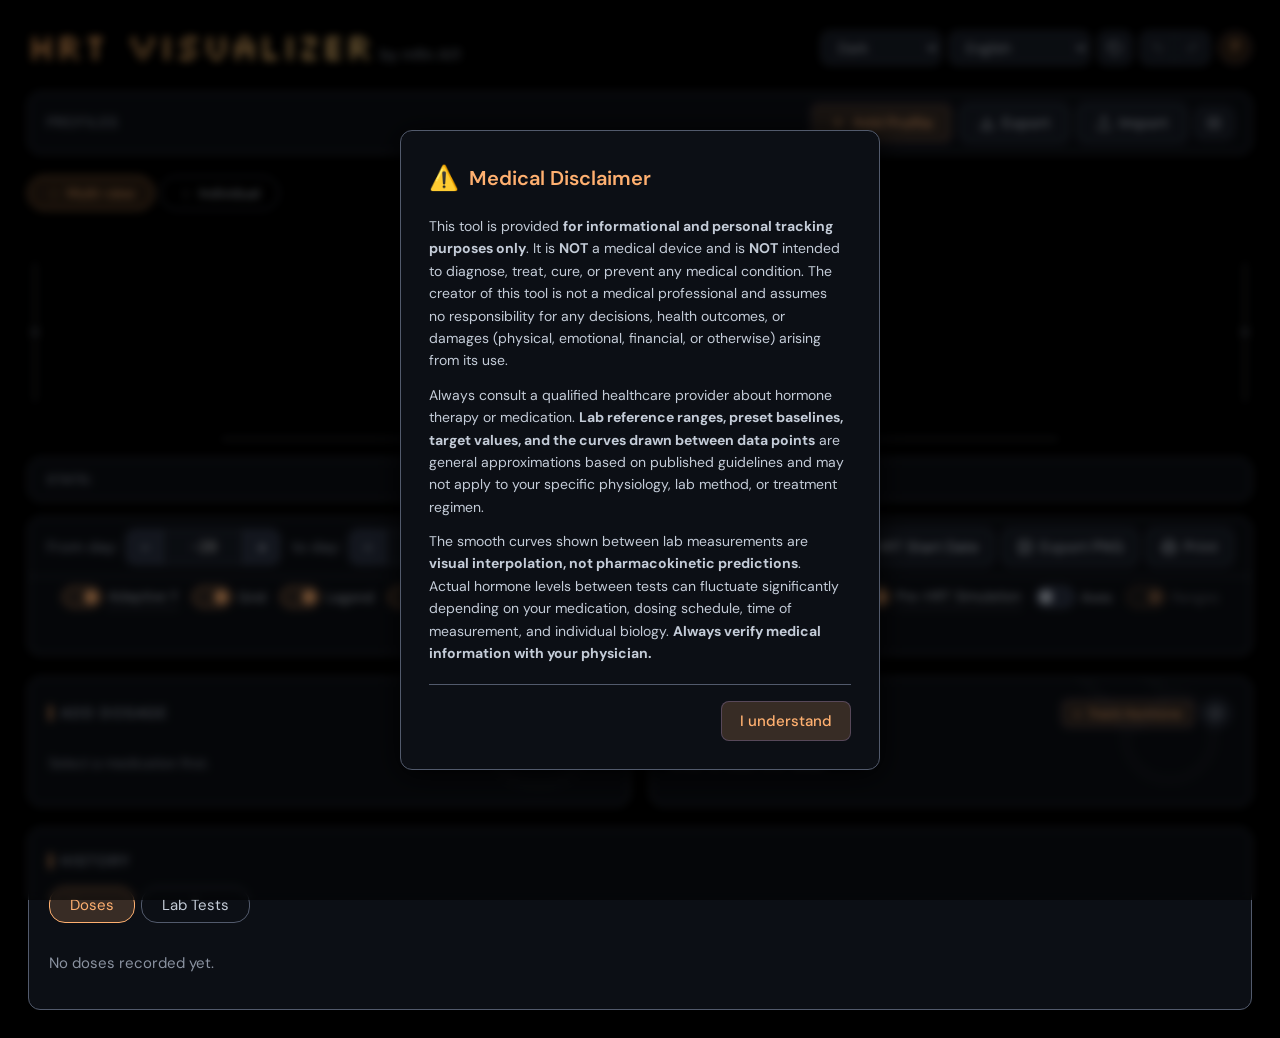
<file: tools/tracker.html>
<!DOCTYPE html>
<html lang='en'>
<head>
<meta charset='UTF-8'>
<meta name="viewport" content="width=device-width, initial-scale=1, viewport-fit=cover">
<meta name="theme-color" content="#101216">
<title>HRT Visualizer</title>
<link rel="icon" type="image/png" href="websyteicon.png">
<link rel="apple-touch-icon" href="websyteicon.png">
<link rel="preconnect" href="https://fonts.googleapis.com">
<link rel="preconnect" href="https://fonts.gstatic.com" crossorigin>
<link href="https://fonts.googleapis.com/css2?family=DM+Sans:ital,wght@0,300;0,400;0,500;0,600;1,300&family=JetBrains+Mono:wght@400;500&family=Metamorphous&family=Cabin+Sketch:wght@400;700&family=Silkscreen:wght@400;700&family=Fascinate&display=swap" rel="stylesheet">
<style>
:root,body[data-theme="dark"]{--bg:#000000;--surface:#0c0f15;--surface2:#181d27;--surface3:#2a3142;--border:#525a6c;--border-hover:#7a8294;--text:#ffffff;--text-muted:#c4ccd8;--text-dim:#8a92a0;--accent:#ffb070;--accent-dim:rgba(255,176,112,.18);--accent-glow:rgba(255,176,112,.55);--danger:#ff8a8a;--radius:12px;--radius-sm:8px;--shadow:0 4px 28px rgba(0,0,0,.85);--chart-bg:#0c0f15}
body[data-theme="dim"]{--bg:#101216;--surface:#181b20;--surface2:#1f2228;--surface3:#272a31;--border:#2e3239;--border-hover:#3e434b;--text:#d8dae0;--text-muted:#8a8e9a;--text-dim:#5c606c;--accent:#e89854;--accent-dim:rgba(232,152,84,.13);--accent-glow:rgba(232,152,84,.28);--danger:#cf6b6b;--radius:12px;--radius-sm:8px;--shadow:0 4px 24px rgba(0,0,0,.5);--chart-bg:#181b20}
body[data-theme="light"]{--bg:#f4f2ef;--surface:#ffffff;--surface2:#f0eee9;--surface3:#e6e3dd;--border:#d4d0c8;--border-hover:#b8b4ac;--text:#2c2a26;--text-muted:#6b6860;--text-dim:#9c9890;--accent:#c47138;--accent-dim:rgba(196,113,56,.1);--accent-glow:rgba(196,113,56,.2);--danger:#c45050;--radius:12px;--radius-sm:8px;--shadow:0 4px 20px rgba(0,0,0,.08);--chart-bg:#ffffff}
body[data-theme="cottage"]{--bg:#f3eadb;--surface:#fbf6ec;--surface2:#ebe0cd;--surface3:#dfd2bb;--border:#c9b896;--border-hover:#a89377;--text:#3d2f22;--text-muted:#7a6450;--text-dim:#a89377;--accent:#c79090;--accent-dim:rgba(199,144,144,.14);--accent-glow:rgba(199,144,144,.28);--accent2:#9caf88;--danger:#b56b5a;--radius:16px;--radius-sm:12px;--shadow:0 4px 20px rgba(120,85,45,.1),0 1px 3px rgba(120,85,45,.06);--chart-bg:#fbf6ec}
body[data-theme="evil"]{--bg:#08040a;--surface:#0e060c;--surface2:#180a14;--surface3:#22101c;--border:#3c1428;--border-hover:#5c1e3a;--text:#e8c0cc;--text-muted:#a87088;--text-dim:#6c3850;--accent:#dc2040;--accent-dim:rgba(220,32,64,.15);--accent-glow:rgba(220,32,64,.35);--danger:#ff2848;--radius:10px;--radius-sm:7px;--shadow:0 4px 30px rgba(220,0,40,.2);--chart-bg:#0e060c}
body[data-theme="nonchalant"]{--bg:#1e2420;--surface:#262d28;--surface2:#2e3630;--surface3:#3a4238;--border:#3d4a3e;--border-hover:#556253;--text:#d4d9ce;--text-muted:#9aa696;--text-dim:#6b7668;--accent:#8fb380;--accent-dim:rgba(143,179,128,.14);--accent-glow:rgba(143,179,128,.25);--danger:#c78a6b;--radius:12px;--radius-sm:9px;--shadow:0 4px 20px rgba(20,30,20,.3);--chart-bg:#262d28}
*{box-sizing:border-box;margin:0;padding:0}
html{overflow-x:hidden}
body{font-family:'DM Sans',-apple-system,BlinkMacSystemFont,'Segoe UI',Roboto,sans-serif;background:var(--bg);color:var(--text);min-height:100vh;padding:28px;line-height:1.6;font-size:17px;overflow-x:hidden}
.header{display:flex;align-items:baseline;gap:8px;margin-bottom:24px;flex-wrap:wrap}
.header h1{align-self:baseline}
.header .by{font-size:16px;color:var(--text-dim);white-space:nowrap;align-self:baseline;margin-left:-2px}
.header .undo-redo-pair,.header .header-btn,.header .lang-select,.header .header-spacer,.header .header-controls,.header .header-menu-toggle,.header select{align-self:center}
/* Header controls (desktop: just a transparent flex container; mobile: a dropdown menu) */
.header-controls{display:inline-flex;align-items:center;gap:8px}
.header-menu-toggle{display:none;width:34px;height:34px;border:1px solid var(--border);border-radius:var(--radius-sm);background:var(--surface2);color:var(--text-muted);cursor:pointer;align-items:center;justify-content:center;padding:0;transition:background .15s,color .15s,border-color .15s;flex-shrink:0}
.header-menu-toggle svg{width:18px;height:18px}
.header-menu-toggle:hover,.header-menu-toggle.open{background:var(--accent-dim);color:var(--accent);border-color:var(--accent)}
.header h1{font-size:42px;font-weight:600;letter-spacing:-.5px;background:linear-gradient(135deg,var(--accent),#7eaad4);-webkit-background-clip:text;-webkit-text-fill-color:transparent;white-space:nowrap;line-height:1;margin:0;padding:0}
body[data-theme="light"] .header h1{background:linear-gradient(135deg,#e89854,#f0c474);-webkit-background-clip:text}
body[data-theme="cottage"] .header h1{background:linear-gradient(135deg,#c79090 0%,#b87290 35%,#9caf88 70%,#d4a574 100%);-webkit-background-clip:text}
body[data-theme="evil"] .header h1{background:linear-gradient(135deg,#dc2040,#880020);-webkit-background-clip:text}
body[data-theme="nonchalant"] .header h1{background:linear-gradient(135deg,#8fb380,#a8a070);-webkit-background-clip:text;font-family:'Fascinate',cursive;letter-spacing:0;font-weight:400;font-size:42px}
body[data-theme="dark"] .header h1{font-family:'Silkscreen',monospace;font-size:36px;letter-spacing:1px;font-weight:400;background:linear-gradient(135deg,#ffb070,#ffd29c);-webkit-background-clip:text}
body[data-theme="dim"] .header h1{font-family:'Silkscreen',monospace;font-size:36px;letter-spacing:1px;font-weight:400;background:linear-gradient(135deg,#e89854,#f0c474);-webkit-background-clip:text}
:root .header h1{font-family:'Silkscreen',monospace;font-size:36px;letter-spacing:1px;font-weight:400;background:linear-gradient(135deg,#e89854,#f0c474);-webkit-background-clip:text}
body[data-theme="cottage"] .header h1{font-family:'Cabin Sketch',cursive;font-weight:700;letter-spacing:0;font-size:46px}
body[data-theme="evil"] .header h1{font-family:'Metamorphous',serif;font-weight:400;letter-spacing:1px;font-size:42px}
.header-btn{font-size:13px;padding:6px 12px;color:var(--text-muted)}
.header-spacer{flex:1}
.lang-select{height:34px;padding:0 12px;border-radius:var(--radius-sm);border:1px solid var(--border);background:var(--surface2);color:var(--text-muted);font-family:inherit;font-size:14px;cursor:pointer;outline:none}
.header-reset-btn{width:34px;height:34px;padding:0;border:1px solid var(--border);border-radius:var(--radius-sm);background:var(--surface2);color:var(--text-muted);cursor:pointer;display:inline-flex;align-items:center;justify-content:center;flex-shrink:0;transition:background .15s,color .15s,border-color .15s}
.header-reset-btn:hover{background:var(--accent-dim);color:var(--accent);border-color:var(--accent)}
/* Undo/Redo: tiny paired icon buttons next to the logo */
.undo-redo-pair{display:inline-flex;gap:0;height:34px;border:1px solid var(--border);border-radius:var(--radius-sm);overflow:hidden;align-self:center;background:var(--surface2);flex-shrink:0}
.undo-redo-btn{width:34px;height:100%;border:none;background:transparent;color:var(--text-muted);cursor:pointer;display:inline-flex;align-items:center;justify-content:center;padding:0;transition:background .15s,color .15s}
.undo-redo-btn svg{width:15px;height:15px}
.undo-redo-btn:not(:disabled):hover{background:var(--accent-dim);color:var(--accent)}
.undo-redo-btn:not(:disabled):active{background:var(--accent);color:#fff}
.undo-redo-btn:disabled{opacity:.3;cursor:not-allowed}
.undo-redo-btn:first-child{border-right:1px solid var(--border)}
.lang-select:hover{border-color:var(--accent);color:var(--accent)}
.lang-select option{background:var(--surface2);color:var(--text)}

/* Profile bar */
.profile-bar{display:flex;align-items:center;gap:12px;padding:10px 18px;background:var(--surface);border:1px solid var(--border);border-radius:var(--radius);margin-bottom:22px;flex-wrap:wrap}
.profile-bar-label{font-size:clamp(11px,1.2vw,14px);text-transform:uppercase;letter-spacing:1.2px;color:var(--text-dim);font-weight:500}
.profile-tabs{display:flex;gap:6px;flex-wrap:wrap;flex:1}
.profile-tab{display:flex;align-items:center;gap:12px;padding:5px 10px 5px 5px;border-radius:32px;border:1px solid var(--border);background:var(--surface2);color:var(--text-muted);font-family:inherit;font-size:15px;cursor:pointer;transition:all .2s;white-space:nowrap;position:relative}
.profile-tab:hover{background:var(--surface3);color:var(--text);border-color:var(--border-hover)}
.profile-tab.active{background:var(--accent-dim);border-color:var(--accent);color:var(--text);font-weight:500}
.profile-tab.drag-source{opacity:.45}
.profile-tab.drag-over{box-shadow:inset 0 0 0 2px var(--accent)}
.profile-tab .tab-pic{width:38px;height:38px;border-radius:50%;object-fit:cover;border:1.5px solid var(--border);flex-shrink:0}
.profile-tab.active .tab-pic{border-color:var(--accent)}
.profile-tab .tab-dot{width:10px;height:10px;border-radius:50%;background:var(--text-dim);margin-left:4px}
.profile-tab.active .tab-dot{background:var(--accent);box-shadow:0 0 6px var(--accent-glow)}
.profile-tab > span:not(.tab-dot){padding:0 2px 0 0}
.profile-tab .tab-menu-btn{width:26px;height:26px;border-radius:50%;border:1px solid transparent;background:var(--surface3);color:var(--text-muted);cursor:pointer;display:inline-flex;align-items:center;justify-content:center;margin-left:2px;transition:all .15s;padding:0;flex-shrink:0}
.profile-tab .tab-menu-btn svg{width:14px;height:14px;display:block}
.profile-tab .tab-menu-btn:hover{background:var(--accent);color:#fff;border-color:var(--accent);transform:scale(1.08)}
.profile-tab.active .tab-menu-btn{background:rgba(255,255,255,.08);color:var(--text)}
.ctx-menu{position:absolute;top:100%;left:0;z-index:50;background:var(--surface);border:1px solid var(--border);border-radius:var(--radius-sm);box-shadow:var(--shadow);padding:4px 0;min-width:160px;display:none}
.ctx-menu.open{display:block}
.ctx-menu-item{display:block;width:100%;padding:9px 18px;background:none;border:none;color:var(--text-muted);font-family:inherit;font-size:15px;text-align:left;cursor:pointer}
.ctx-menu-item:hover{background:var(--surface2);color:var(--text)}
.profile-actions{display:flex;gap:8px;align-items:center}

/* Buttons */
.btn{display:inline-flex;align-items:center;gap:7px;padding:9px 18px;border-radius:var(--radius-sm);border:1px solid var(--border);background:var(--surface2);color:var(--text-muted);font-family:inherit;font-size:15px;font-weight:500;cursor:pointer;transition:all .2s;white-space:nowrap}
.btn:hover{border-color:var(--border-hover);color:var(--text);background:var(--surface3)}
.btn-accent{background:var(--accent-dim);border-color:rgba(164,139,207,.3);color:var(--accent)}
.btn-accent:hover{background:rgba(164,139,207,.22);border-color:var(--accent)}
.btn-sm{padding:5px 12px;font-size:13px}
.btn svg{width:16px;height:16px}

/* Chart tabs */
.chart-tabs{display:flex;gap:6px;margin-bottom:12px;flex-wrap:wrap}
.chart-tab{padding:7px 18px;border-radius:16px;border:1px solid var(--border);background:transparent;color:var(--text-muted);font-family:inherit;font-size:14px;cursor:pointer;transition:all .2s}
.chart-tab.active{background:var(--accent-dim);border-color:var(--accent);color:var(--accent)}
.chart-tab:hover{background:var(--surface2);color:var(--text)}

/* Chart */
.chart-container canvas{width:100%;border:1px solid var(--border);border-radius:var(--radius);background:var(--surface);display:block;margin-bottom:8px}

/* Stats */
.stats-bar{display:flex;gap:20px;padding:12px 18px;margin-top:12px;background:var(--surface);border:1px solid var(--border);border-radius:var(--radius);flex-wrap:wrap;font-size:15px;color:var(--text-muted)}
.stat-item{display:inline-flex;align-items:center;gap:10px;line-height:1.4}
.stat-item strong{color:var(--text);font-weight:600}
.stat-label{color:var(--text-dim);font-weight:600;text-transform:uppercase;letter-spacing:.6px;font-size:.85em}
/* Both .stat-icon and .stat-dot are exactly 18×18 outer boxes so the text column lines up across all stat items */
.stat-icon{flex-shrink:0;width:18px;height:18px;color:var(--text-muted);opacity:.85;display:inline-block}
.stat-icon svg{width:100%;height:100%;display:block}
/* The dot's visible color comes from inline style="background:#color".
   We use box-shadow inset of the same surface color to mask the outer ring,
   creating the visual effect of an 8×8 dot inside an 18×18 footprint. */
.stat-dot{flex-shrink:0;width:18px;height:18px;border-radius:50%;box-sizing:border-box;border:5px solid var(--surface);background-clip:padding-box}

/* Panels */
.panels-grid{display:grid;grid-template-columns:1fr 1fr;gap:20px;margin-top:22px}
@media(max-width:900px){.panels-grid{grid-template-columns:1fr}}
.panel{padding:20px;border:1px solid var(--border);border-radius:var(--radius);background:var(--surface)}
.panel-watermarked{overflow:hidden;isolation:isolate}
.panel-watermark{position:absolute;right:-40px;bottom:-50px;width:300px;height:300px;color:var(--text);opacity:.025;transform:rotate(-42deg);transform-origin:center;pointer-events:none;z-index:0}
.panel-watermark.flip-h{width:243px;height:243px;right:-20px;bottom:0;transform:rotate(-170deg) scaleX(-1)}
body[data-theme="light"] .panel-watermark{opacity:.04}
body[data-theme="cottage"] .panel-watermark{opacity:.05}
body[data-theme="evil"] .panel-watermark{opacity:.035;color:var(--accent)}
.panel-header{display:flex;align-items:center;justify-content:space-between;margin-bottom:14px}
.panel-title{font-size:15px;font-weight:600;text-transform:uppercase;letter-spacing:1px;color:var(--text-dim);display:flex;align-items:center;gap:8px}
.panel-title::before{content:'';width:3px;height:16px;border-radius:2px;background:var(--accent)}
.field-row{display:flex;gap:10px;align-items:end;flex-wrap:wrap;margin-bottom:10px}
.field{display:flex;flex-direction:column;gap:4px}
.field label{font-size:13px;color:var(--text-dim);font-weight:500;letter-spacing:.4px;text-transform:uppercase}
.field input,.field select{padding:10px 12px;border:1px solid var(--border);border-radius:var(--radius-sm);background:var(--surface2);color:var(--text);font-family:'JetBrains Mono',monospace;font-size:15px;outline:none;transition:border-color .2s;width:160px}
.field select{font-family:'DM Sans',sans-serif;cursor:pointer}
.field select option{background:var(--surface2);color:var(--text)}
.field input:focus,.field select:focus{border-color:var(--accent);box-shadow:0 0 0 2px var(--accent-dim)}
.field input[type="color"]{width:42px;height:38px;padding:2px;cursor:pointer}

/* Tags */
.tag-row{display:flex;gap:6px;flex-wrap:wrap;margin-bottom:12px}
.tag{display:inline-flex;align-items:center;gap:6px;padding:6px 14px;border-radius:16px;font-size:14px;font-weight:500;border:1px solid var(--border);background:var(--surface2);color:var(--text-muted);cursor:default;transition:all .15s}
.tag .tag-dot{width:10px;height:10px;border-radius:50%;flex-shrink:0}
.tag .tag-x{width:18px;height:18px;border-radius:50%;border:none;background:transparent;color:var(--text-dim);font-size:13px;cursor:pointer;display:flex;align-items:center;justify-content:center;padding:0}
.tag .tag-x:hover{background:var(--danger);color:#fff}
.med-pill{cursor:pointer;user-select:none}
.med-pill.selected{border-color:var(--accent);background:var(--accent-dim);color:var(--text)}
.axis-toggle{cursor:pointer;user-select:none}
.axis-toggle.show-axis{border-color:var(--accent);background:var(--accent-dim);color:var(--text)}

/* Med/hormone settings */
.item-settings{margin-top:10px;padding:12px;border:1px solid var(--border);border-radius:var(--radius-sm);background:var(--surface2)}
.item-settings-title{font-size:13px;color:var(--text-dim);text-transform:uppercase;letter-spacing:.5px;margin-bottom:10px;font-weight:500}

/* Recurring */
.recur-section{margin-top:12px;border:1px solid var(--border);border-radius:var(--radius-sm);background:var(--surface2);overflow:hidden}
.recur-header{padding:10px 14px;cursor:pointer;display:flex;align-items:center;justify-content:space-between;font-size:13px;color:var(--text-muted);font-weight:500;text-transform:uppercase;letter-spacing:.5px;user-select:none}
.recur-header:hover{color:var(--text)}
.recur-header .arrow{font-size:11px;transition:transform .2s}
.recur-header .arrow.open{transform:rotate(180deg)}
.recur-body{padding:0 14px 14px;display:none}
.recur-body.open{display:block}

/* Date selects */
.date-selects{display:flex;gap:4px}
.date-selects select{padding:10px 6px;border:1px solid var(--border);border-radius:var(--radius-sm);background:var(--surface2);color:var(--text);font-family:'DM Sans',sans-serif;font-size:14px;outline:none;cursor:pointer}
.date-selects select:focus{border-color:var(--accent)}
.date-selects .ds-day{width:60px}
.date-selects .ds-month{width:130px}
.date-selects .ds-year{width:85px}

/* Range bar */
.range-bar{display:flex;align-items:center;gap:12px;margin-top:16px;padding:10px 18px;background:var(--surface);border:1px solid var(--border);border-radius:var(--radius);flex-wrap:wrap}
.toggle-bar{display:flex;align-items:center;justify-content:center;gap:14px;padding:8px 18px;background:var(--surface);border:1px solid var(--border);border-top:none;border-radius:0 0 var(--radius) var(--radius);flex-wrap:wrap;margin-top:-1px}
.toggle-pair{display:inline-flex;align-items:center;gap:6px;flex-shrink:0}
.range-input-pair{display:inline-flex;align-items:center;gap:8px;flex-shrink:0}
.recur-group{display:inline-flex;align-items:center;gap:6px;flex-shrink:0}
.range-bar+.toggle-bar{border-top:1px dashed var(--border)}
.range-bar-actions{display:flex;gap:8px;flex-wrap:wrap;align-items:center;justify-content:flex-end}
.range-bar:has(+.toggle-bar){border-radius:var(--radius) var(--radius) 0 0}
.toggle-bar-title{font-size:11px;color:var(--text-dim);text-transform:uppercase;letter-spacing:.6px;font-weight:600;margin-right:4px}
.range-bar label{font-size:15px;color:var(--text-dim);font-weight:500}
.range-bar input[type="number"]{padding:8px 10px;border:1px solid var(--border);border-radius:var(--radius-sm);background:var(--surface2);color:var(--text);font-family:'JetBrains Mono',monospace;font-size:15px;width:80px;outline:none}
.toggle-switch{position:relative;width:40px;height:22px;cursor:pointer;display:inline-block;vertical-align:middle;flex-shrink:0}
.toggle-switch input{opacity:0;width:0;height:0;position:absolute}
.toggle-slider{position:absolute;inset:0;background:var(--surface3);border-radius:11px;transition:background .2s,border-color .2s;border:1px solid var(--border)}
.toggle-slider::before{content:'';position:absolute;width:14px;height:14px;left:3px;bottom:3px;background:var(--text-muted);border-radius:50%;transition:transform .2s ease,background .2s;box-shadow:0 1px 2px rgba(0,0,0,.25)}
.toggle-switch:hover .toggle-slider{border-color:var(--border-hover)}
.toggle-switch input:checked+.toggle-slider{background:var(--accent-dim);border-color:var(--accent)}
.toggle-switch input:checked+.toggle-slider::before{transform:translateX(18px);background:var(--accent);box-shadow:0 1px 4px rgba(0,0,0,.3)}
.toggle-label{font-size:14px;color:var(--text-muted)}
/* Subtle dotted underline to hint that more info is available on hover/tap. cursor:default
   so the text-selection caret doesn't appear (it's not really "selectable" — it's a label). */
.toggle-label[data-i18n-title]{border-bottom:1px dotted var(--text-dim);cursor:default}
/* Custom tooltip: no native-title delay, mobile-friendly via tap. */
#appTooltip{position:fixed;z-index:9999;background:var(--surface3);color:var(--text);padding:8px 12px;border:1px solid var(--border-hover);border-radius:6px;font-size:12px;line-height:1.4;max-width:280px;pointer-events:none;opacity:0;transition:opacity .08s;box-shadow:0 6px 20px rgba(0,0,0,.4);font-family:'DM Sans',sans-serif}
#appTooltip.show{opacity:1}

/* Custom add modal */
.modal-overlay{display:none;position:fixed;inset:0;background:rgba(0,0,0,.55);backdrop-filter:blur(4px);z-index:100;align-items:center;justify-content:center}
.modal-overlay.open{display:flex;overscroll-behavior:contain}
/* Lock background scroll when any modal is open (modern :has() + JS fallback class) */
html:has(.modal-overlay.open),body:has(.modal-overlay.open),body.modal-open,html.modal-open{overflow:hidden!important}
.modal{background:var(--surface);border:1px solid var(--border);border-radius:var(--radius);padding:28px;width:480px;max-width:92vw;max-height:90vh;box-shadow:var(--shadow);display:flex;flex-direction:column;overflow:hidden}
.modal h3{font-size:20px;font-weight:600;margin-bottom:18px;flex-shrink:0}
/* The named content divs become scrollable; rest of modal is fixed-flex */
.modal #wizardContent,.modal #catalogList,.modal #addMedBody,.modal #addHormoneBody,.modal #infoBody,.modal #emojiPickerBody,.modal #cropperBody,.modal #baselineEditBody,.modal #dataMgmtBody{overflow-y:auto;-webkit-overflow-scrolling:touch;overscroll-behavior:contain;flex:1;min-height:0;padding-right:6px;margin-right:-6px}
.modal input[type="text"],.modal input[type="number"]{width:100%;padding:11px 14px;border:1px solid var(--border);border-radius:var(--radius-sm);background:var(--surface2);color:var(--text);font-family:inherit;font-size:15px;outline:none;margin-bottom:14px}
.modal input:focus{border-color:var(--accent)}
.modal-buttons{display:flex;gap:12px;justify-content:flex-end;margin-top:20px;padding-top:16px;border-top:1px solid var(--border);flex-shrink:0}
.modal-label{font-size:12px;color:var(--text-dim);text-transform:uppercase;letter-spacing:.8px;margin-bottom:10px;font-weight:500}
.baseline-options{display:flex;gap:10px;margin-bottom:18px;flex-wrap:wrap}
.baseline-options.vertical{flex-direction:column}
.baseline-opt{flex:1;min-width:120px;padding:14px 16px;border-radius:var(--radius-sm);border:1px solid var(--border);background:var(--surface2);color:var(--text-muted);font-family:inherit;font-size:14px;text-align:center;cursor:pointer;transition:all .2s;line-height:1.5}
.baseline-opt:hover{border-color:var(--border-hover);color:var(--text)}
.baseline-opt.selected{border-color:var(--accent);background:var(--accent-dim);color:var(--accent);font-weight:500}
.baseline-opt .opt-title{font-weight:600;font-size:15px;margin-bottom:4px}
.baseline-opt .opt-desc{font-size:12px;color:var(--text-dim);font-weight:400}

/* History */
.history-panel{margin-top:22px;padding:20px;border:1px solid var(--border);border-radius:var(--radius);background:var(--surface)}
.history-tabs{display:flex;gap:6px;margin-bottom:14px}
.history-tab{padding:7px 20px;border-radius:16px;border:1px solid var(--border);background:transparent;color:var(--text-muted);font-family:inherit;font-size:15px;cursor:pointer;transition:all .2s}
.history-tab.active{background:var(--accent-dim);border-color:var(--accent);color:var(--accent)}
.history-table{width:100%;border-collapse:collapse;font-size:15px;table-layout:auto}
.history-table th{padding:9px 10px;text-align:left;color:var(--text-dim);font-weight:500;text-transform:uppercase;font-size:11px;letter-spacing:.6px;border-bottom:1px solid var(--border);cursor:pointer;user-select:none;white-space:nowrap}
.history-table th:hover{color:var(--text)}
.history-table td{padding:8px 10px;border-bottom:1px solid var(--border);color:var(--text-muted);font-family:'JetBrains Mono',monospace;font-size:14px;vertical-align:middle}
/* Day column compact */
.history-table th:nth-child(2),.history-table td:nth-child(2){width:50px}
/* Action column hugs the right */
.history-table th:last-child,.history-table td:last-child{width:1%;white-space:nowrap;text-align:right}
.history-table tr:hover td{color:var(--text);background:var(--surface2)}
.hist-actions{text-align:right;white-space:nowrap;vertical-align:middle}
.hist-actions > *{vertical-align:middle}
.hist-actions > *+*{margin-left:5px}
.hist-btn{padding:5px;border-radius:5px;border:1px solid var(--border);background:transparent;color:var(--text-dim);font-size:13px;cursor:pointer;font-family:inherit;display:inline-flex;align-items:center;justify-content:center;width:30px;height:30px;flex-shrink:0;box-sizing:border-box}
.hist-btn svg{width:14px;height:14px;display:block}
.hist-btn:hover{color:var(--text);border-color:var(--border-hover)}
.hist-btn.hist-del:hover{color:var(--danger);border-color:var(--danger)}
/* Toggle inside history row: matches button height for flush alignment */
.hist-toggle{margin:0 4px;align-self:center;flex-shrink:0}
/* Med-name in history: truncate long names, expand on tap/hover */
.med-name{display:inline-block;max-width:120px;overflow:hidden;text-overflow:ellipsis;white-space:nowrap;vertical-align:bottom;cursor:pointer;transition:max-width .25s ease}
.med-name:hover,.med-name.expanded{max-width:300px}
.history-empty{color:var(--text-dim);font-size:15px;padding:14px 0}

.dow-tag{font-family:'JetBrains Mono',monospace;font-size:.78em;color:var(--text-dim);font-weight:400;letter-spacing:-.3px}
.toast{position:fixed;bottom:28px;left:50%;transform:translateX(-50%) translateY(80px);background:var(--surface3);border:1px solid var(--border);color:var(--text);padding:12px 24px;border-radius:22px;font-size:16px;box-shadow:var(--shadow);opacity:0;transition:all .35s cubic-bezier(.16,1,.3,1);z-index:200;pointer-events:none}
.toast.show{opacity:1;transform:translateX(-50%) translateY(0)}
#importInput,#pfpInput{display:none}
/* Chart resizer - 4-way pull tabs */
.chart-wrapper{display:grid;grid-template-columns:auto 1fr auto;grid-template-rows:auto 1fr auto;gap:0;margin-bottom:8px;position:relative}
.chart-wrapper .chart-container{grid-column:2;grid-row:2;min-width:200px;min-height:200px;overflow:hidden}
.chart-wrapper .grip-corner{width:10px;height:10px;background:transparent}
.chart-grip{display:flex;align-items:center;justify-content:center;cursor:col-resize;user-select:none;position:relative;opacity:.4;transition:all .25s;color:var(--text-dim);font-size:11px;font-weight:700;flex-shrink:0}
.chart-grip.grip-h{width:14px;grid-row:2}
.chart-grip.grip-v{height:14px;grid-column:2;cursor:row-resize}
.chart-grip-l{grid-column:1}
.chart-grip-r{grid-column:3}
.chart-grip-t{grid-row:1}
.chart-grip-b{grid-row:3}
.chart-grip::before{content:'';position:absolute;border-radius:2px;background:var(--text-dim);transition:all .25s}
.chart-grip.grip-h::before{top:50%;left:50%;transform:translate(-50%,-50%);width:2px;height:40px}
.chart-grip.grip-v::before{top:50%;left:50%;transform:translate(-50%,-50%);width:40px;height:2px}
.chart-grip::after{content:'';position:absolute;top:50%;left:50%;transform:translate(-50%,-50%);width:12px;height:12px;background:var(--text-dim);border-radius:3px;transition:all .25s;z-index:2;box-shadow:inset 0 0 0 2px var(--bg)}
.chart-grip:hover,.chart-grip.active{opacity:1}
.chart-grip:hover::before,.chart-grip.active::before{background:var(--accent);box-shadow:0 0 8px var(--accent-glow)}
.chart-grip:hover::after,.chart-grip.active::after{background:var(--accent);box-shadow:inset 0 0 0 2px var(--bg),0 0 6px var(--accent-glow)}
#gripL::before,#gripR::before{height:70%}
#gripT::before,#gripB::before{width:70%}
#gripL:hover::before,#gripR:hover::before,#gripL.active::before,#gripR.active::before{height:75%}
#gripT:hover::before,#gripB:hover::before,#gripT.active::before,#gripB.active::before{width:75%}
#gripL::before,#gripR::before{height:70%}
#gripL:hover::before,#gripR:hover::before,#gripL.active::before,#gripR.active::before{height:75%}

@keyframes sparkle{0%,100%{box-shadow:0 0 4px var(--accent-glow)}50%{box-shadow:0 0 16px var(--accent),0 0 30px var(--accent-glow)}}
.add-profile-btn.sparkle{animation:sparkle 1.5s ease-in-out infinite}
.catalog-gear{position:absolute;bottom:10px;right:10px;width:32px;height:32px;border-radius:50%;background:var(--surface2);border:1px solid var(--border);color:var(--text-dim);cursor:pointer;display:flex;align-items:center;justify-content:center;padding:0;transition:all .2s}
.catalog-gear:hover{color:var(--accent);border-color:var(--accent);transform:rotate(30deg)}
/* Inline variant: lives next to the panel-header's primary action button instead of overlapping content */
.catalog-gear-inline{position:static;width:30px;height:30px;flex-shrink:0}
.catalog-list{max-height:60vh;overflow-y:auto;margin:-8px -4px 12px -4px;padding:4px}
.catalog-row{display:grid;grid-template-columns:22px minmax(120px,1.4fr) 58px 78px 18px 70px 14px 70px 18px 56px;align-items:center;gap:10px;padding:8px 10px;border-radius:var(--radius-sm);font-size:14px;border:1px solid transparent;border-bottom:1px solid var(--border)}
.catalog-row.med-row{grid-template-columns:22px 1fr 58px 78px}
.catalog-row.tracked{background:var(--accent-dim)}
.catalog-swatch{width:22px;height:22px;border-radius:4px;flex-shrink:0;cursor:pointer;padding:0;border:1px solid var(--border)}
.catalog-name{color:var(--text);font-weight:500;overflow:hidden;text-overflow:ellipsis;white-space:nowrap;min-width:0}
.catalog-tag{font-size:10px;color:var(--text-dim);text-transform:uppercase;letter-spacing:.5px;text-align:center;padding:0;background:none;border:none}
.cat-prehrt-btn{flex-shrink:0;width:28px;height:18px;padding:0;margin-right:4px;display:inline-flex;align-items:center;justify-content:center;background:transparent;border:1px solid var(--border);border-radius:4px;color:var(--text-dim);cursor:pointer;transition:all .15s}
.cat-prehrt-btn:hover{border-color:var(--accent);color:var(--text)}
.cat-prehrt-btn.on{border-color:var(--accent);background:var(--accent-dim);color:var(--accent)}
.cat-prehrt-btn svg{display:block}
.catalog-unit-select{padding:4px 6px;border:1px solid var(--border);border-radius:5px;background:var(--surface2);color:var(--text);font-size:12px;font-family:inherit;cursor:pointer;width:100%}
.catalog-range-input{padding:4px 5px;border:1px solid var(--border);border-radius:5px;background:var(--surface2);color:var(--text);font-size:11px;font-family:'JetBrains Mono',monospace;width:100%;box-sizing:border-box;min-width:0;-moz-appearance:textfield}
.catalog-range-input::-webkit-outer-spin-button,.catalog-range-input::-webkit-inner-spin-button{-webkit-appearance:none;margin:0}
/* Hide native number spinners on inputs inside steppers (they're replaced by buttons) */
.stepper input[type="number"]::-webkit-outer-spin-button,
.stepper input[type="number"]::-webkit-inner-spin-button{-webkit-appearance:none;margin:0}
.stepper input[type="number"]{-moz-appearance:textfield;appearance:textfield}
/* Stepper widget: −  [input]  + */
.stepper{display:inline-flex;align-items:center;border:1px solid var(--border);border-radius:var(--radius-sm);background:var(--surface2);overflow:hidden;height:36px;flex-shrink:0}
.stepper input{
  border:none!important;
  background:transparent!important;
  width:60px;
  text-align:center;
  font-family:'JetBrains Mono',monospace;
  font-size:14px;
  color:var(--text);
  padding:0 4px;
  margin:0;
  outline:none;
  height:100%;
  min-width:0;
}
.stepper input:focus{background:var(--surface)!important}
.stepper-btn{
  width:36px;
  height:100%;
  border:none;
  background:var(--surface3);
  color:var(--text-muted);
  font-size:18px;
  font-weight:600;
  cursor:pointer;
  display:flex;
  align-items:center;
  justify-content:center;
  user-select:none;
  -webkit-user-select:none;
  touch-action:manipulation;
  transition:background .12s,color .12s;
  font-family:inherit;
  line-height:1;
  padding:0;
  flex-shrink:0;
}
.stepper-btn:hover{background:var(--accent-dim);color:var(--accent)}
.stepper-btn:active{background:var(--accent);color:#fff}
.stepper-btn:first-child{border-right:1px solid var(--border)}
.stepper-btn:last-child{border-left:1px solid var(--border)}
.stepper.stepper-sm{height:32px}
.stepper.stepper-sm input{width:48px;font-size:13px}
.stepper.stepper-sm .stepper-btn{width:30px;font-size:16px}
.catalog-del-btn{background:none;border:none;cursor:pointer;padding:3px 4px;margin-left:6px;color:var(--text-dim);display:inline-flex;align-items:center;justify-content:center;vertical-align:middle;border-radius:4px;transition:color .15s,background .15s}
.catalog-del-btn:hover{color:var(--danger);background:rgba(207,107,107,.12)}
.catalog-range-dash{color:var(--text-dim);font-size:11px;text-align:center}
/* ═══ Cottage theme — pressed flowers, aged paper, walnut warmth ═══ */
body[data-theme="cottage"]{
  background-image:
    radial-gradient(ellipse at top left,rgba(199,144,144,.05) 0%,transparent 50%),
    radial-gradient(ellipse at bottom right,rgba(156,175,136,.05) 0%,transparent 50%),
    repeating-linear-gradient(98deg,rgba(168,147,119,.018) 0px,rgba(168,147,119,.018) 1px,transparent 1px,transparent 4px);
  background-attachment:fixed;
}
/* Panels: aged-paper feel with warm sepia shadow + soft top-edge highlight */
body[data-theme="cottage"] .panel,
body[data-theme="cottage"] .history-panel{
  border:1px solid var(--border);
  background:linear-gradient(180deg,#fdf9f0 0%,var(--surface) 6%,var(--surface) 94%,#f4ead8 100%);
  box-shadow:0 4px 16px rgba(120,85,45,.08),0 1px 3px rgba(120,85,45,.06),inset 0 1px 0 rgba(255,255,255,.6);
}
/* Buttons: pill-y with rose-gold gradient on accent */
body[data-theme="cottage"] .btn{border-radius:14px;background:linear-gradient(180deg,var(--surface),var(--surface2));border-color:var(--border)}
body[data-theme="cottage"] .btn:hover{background:linear-gradient(180deg,var(--surface2),var(--surface3));border-color:var(--border-hover)}
body[data-theme="cottage"] .btn-accent{
  background:linear-gradient(135deg,#d4a4a4 0%,#c79090 50%,#b87a8a 100%);
  border:1px solid rgba(150,90,90,.3);
  color:#fdf9f0;
  text-shadow:0 1px 1px rgba(120,60,70,.3);
  box-shadow:0 2px 8px rgba(199,144,144,.3),inset 0 1px 0 rgba(255,255,255,.4);
  font-weight:600;
}
body[data-theme="cottage"] .btn-accent:hover{
  background:linear-gradient(135deg,#dcafaf,#cf9c9c,#c08591);
  box-shadow:0 3px 12px rgba(199,144,144,.45),inset 0 1px 0 rgba(255,255,255,.5);
}
/* Profile tabs: soft pillows */
body[data-theme="cottage"] .profile-tab{border-radius:18px;background:linear-gradient(180deg,var(--surface),var(--surface2))}
body[data-theme="cottage"] .profile-tab.active{
  background:linear-gradient(135deg,rgba(199,144,144,.18),rgba(156,175,136,.14));
  border-color:var(--accent);
  box-shadow:0 2px 8px rgba(199,144,144,.18),inset 0 1px 0 rgba(255,255,255,.5);
}
/* Tags with sage-tinted hover */
body[data-theme="cottage"] .tag{border-radius:14px;background:linear-gradient(180deg,var(--surface),var(--surface2))}
body[data-theme="cottage"] .tag.selected{
  background:linear-gradient(135deg,rgba(199,144,144,.16),rgba(156,175,136,.12));
}
/* Chart tabs: stitched feel */
body[data-theme="cottage"] .chart-tab{background:linear-gradient(180deg,var(--surface),var(--surface2));border-color:var(--border)}
body[data-theme="cottage"] .chart-tab.active{
  background:linear-gradient(135deg,rgba(199,144,144,.2),rgba(156,175,136,.16));
  border-color:var(--accent);
  color:var(--text);
}
/* Section titles get a tiny floral flourish */
body[data-theme="cottage"] .panel-title::after{
  content:"  ❀";
  color:var(--accent);
  font-size:.85em;
  opacity:.7;
}
body[data-theme="cottage"] .header h1::after{content:" 🌸";font-size:24px;-webkit-text-fill-color:initial}
/* Inputs: warmer cream */
body[data-theme="cottage"] input[type="text"],
body[data-theme="cottage"] input[type="number"],
body[data-theme="cottage"] input[type="date"],
body[data-theme="cottage"] select,
body[data-theme="cottage"] textarea{
  background:#fdf9f0;
  border-color:var(--border);
}
body[data-theme="cottage"] input:focus,
body[data-theme="cottage"] select:focus{
  border-color:var(--accent);
  box-shadow:0 0 0 3px var(--accent-dim);
}
/* Toggle slider: rose-on-cream */
body[data-theme="cottage"] .toggle-slider{background:#dcc9aa}
body[data-theme="cottage"] .toggle-switch input:checked+.toggle-slider{
  background:linear-gradient(135deg,#c79090,#b88298);
}
/* Range bar/toggle bar: paper-card feel */
body[data-theme="cottage"] .range-bar,
body[data-theme="cottage"] .toggle-bar{
  background:linear-gradient(180deg,#fdf9f0,var(--surface));
  box-shadow:0 2px 10px rgba(120,85,45,.06),inset 0 1px 0 rgba(255,255,255,.5);
}
/* Stats bar: muted cream card */
body[data-theme="cottage"] .stats-bar{
  background:linear-gradient(180deg,var(--surface2),var(--surface3));
  border:1px solid var(--border);
  border-radius:var(--radius);
  box-shadow:inset 0 1px 0 rgba(255,255,255,.4);
}
/* Modals get a warm overlay tint and paper interior */
body[data-theme="cottage"] .modal-overlay{background:rgba(80,55,35,.45)}
body[data-theme="cottage"] .modal{
  background:linear-gradient(180deg,#fdf9f0,var(--surface));
  box-shadow:0 12px 40px rgba(80,55,35,.25),inset 0 1px 0 rgba(255,255,255,.6);
}
/* Watermark feels more like a faded illustration */
body[data-theme="cottage"] .panel-watermark{color:var(--accent);opacity:.06}
/* Catalog-gear gets a soft rose tint on hover */
body[data-theme="cottage"] .catalog-gear:hover{color:var(--accent);border-color:var(--accent);background:var(--accent-dim)}
/* Evil theme — sharp, menacing */
body[data-theme="evil"] .panel,body[data-theme="evil"] .history-panel{border:1px solid var(--border);box-shadow:0 2px 20px rgba(220,32,64,.08),inset 0 0 40px rgba(220,32,64,.03)}
body[data-theme="evil"] .btn-accent{background:linear-gradient(180deg,#e83858,#a00020);color:#fff!important;border:1px solid #5a0018;box-shadow:0 0 12px rgba(220,32,64,.4),inset 0 1px 0 rgba(255,255,255,.1);text-shadow:0 1px 2px rgba(0,0,0,.6);font-weight:600}
body[data-theme="evil"] .btn-accent:hover{background:linear-gradient(180deg,#ff486a,#c00028);box-shadow:0 0 20px rgba(220,32,64,.6),inset 0 1px 0 rgba(255,255,255,.15)}
body[data-theme="evil"] .header h1{text-shadow:0 0 20px rgba(220,32,64,.4);filter:drop-shadow(0 0 6px rgba(220,32,64,.3))}
body[data-theme="evil"] .profile-tab.active{box-shadow:0 0 10px rgba(220,32,64,.4)}
/* Nonchalant theme — laid-back natural greens */
body[data-theme="nonchalant"] .panel,body[data-theme="nonchalant"] .history-panel{border:1px solid var(--border);box-shadow:0 2px 14px rgba(30,40,30,.18)}
body[data-theme="nonchalant"] .btn-accent{background:linear-gradient(180deg,#9cbf8c,#7a9e6e);color:#1e2420!important;border:1px solid #6a8a60;font-weight:500}
body[data-theme="nonchalant"] .btn-accent:hover{background:linear-gradient(180deg,#abd099,#87a87a)}
/* ════════ Responsive design ════════
   Philosophy: keep desktop as-is. Tablet gets light shrinking. Mobile gets a
   deliberate vertical layout with explicit sizes (not vw-based, which behaves
   unpredictably on real phones) and proper touch-friendly controls. */

/* Tablet: panels still side-by-side but sizes shrink slightly */
@media(max-width:1024px){
  body{padding:20px}
  .header h1{font-size:36px}
  body[data-theme="dark"] .header h1{font-size:30px}
  body[data-theme="cottage"] .header h1{font-size:38px}
}

/* Tablet narrow: panels stack, but layout still holds desktop-ish proportions */
@media(max-width:900px){
  body{padding:16px}
  .panels-grid{grid-template-columns:1fr;gap:14px}
  .header-spacer{flex-basis:100%;width:0;height:0;margin:0}
  .header h1{font-size:32px}
  body[data-theme="dark"] .header h1{font-size:26px}
  body[data-theme="cottage"] .header h1{font-size:34px}
  .header .by{font-size:14px}
}

/* Mobile: deliberate vertical layout — explicit pixel sizes, NOT vw */
@media(max-width:640px){
  body{padding:8px 6px;font-size:14px}

  /* ── Header: logo first, buttons fit around it ── */
  .header{gap:8px;margin-bottom:14px;align-items:center;position:relative;flex-wrap:nowrap;min-height:38px}
  /* Logo gets a generous starting size; JS shrinks it to fit if needed via inline style */
  .header h1{font-size:32px;line-height:1;flex-shrink:0;white-space:nowrap;min-width:0}
  body[data-theme="dark"] .header h1{font-size:24px;letter-spacing:.5px}
  body[data-theme="cottage"] .header h1{font-size:34px}
  body[data-theme="evil"] .header h1,body[data-theme="nonchalant"] .header h1{font-size:30px}
  .header .by{display:none}
  .header-spacer{display:none}
  .header .undo-redo-pair{position:static;margin:0;flex-shrink:0;margin-left:auto;height:34px}
  .undo-redo-btn{width:30px;height:100%}
  .undo-redo-btn svg{width:13px;height:13px}
  .header-menu-toggle{width:34px;height:34px;flex-shrink:0}
  .header-menu-toggle svg{width:16px;height:16px}
  .header-controls{
    position:absolute;
    top:calc(100% + 6px);
    right:0;
    z-index:50;
    background:var(--surface);
    border:1px solid var(--border);
    border-radius:var(--radius-sm);
    box-shadow:var(--shadow);
    padding:10px;
    flex-direction:column;
    align-items:stretch;
    gap:8px;
    min-width:200px;
    display:none;
  }
  .header-controls.open{display:flex}
  .header-controls .lang-select,
  .header-controls .feedback-btn{
    width:100%;
    justify-content:center;
    text-align:center;
    flex-direction:row!important;
    padding:8px 12px;
    font-size:13px;
    min-height:38px;
    box-sizing:border-box;
  }
  .header-controls .feedback-btn{
    font-size:13px!important;
    padding:8px 12px!important;
    width:100%!important;
    height:auto!important;
    border-radius:var(--radius-sm)!important;
    line-height:1.3;
  }
  .header-controls .feedback-btn span{display:inline;font-size:11px;margin:0 0 0 6px;opacity:.7}
  .header-controls .feedback-btn br{display:none}
  /* Standalone ? button stays visible on mobile, sized to match the gear */
  .header-info-btn{width:30px!important;height:30px!important;font-size:14px!important}
  .header-menu-toggle{display:inline-flex}

  /* ── Profile bar: tabs scroll, buttons wrap to next row ── */
  .profile-bar{padding:10px 12px;gap:8px;row-gap:8px;flex-wrap:wrap}
  .profile-bar-label{font-size:11px;flex-shrink:0}
  #profileTabs,.profile-tabs{display:flex;overflow-x:auto;-webkit-overflow-scrolling:touch;padding-bottom:3px;flex:1;min-width:0;scrollbar-width:thin;gap:6px;flex-wrap:nowrap!important;mask-image:linear-gradient(to right,#000 calc(100% - 20px),transparent);-webkit-mask-image:linear-gradient(to right,#000 calc(100% - 20px),transparent)}
  #profileTabs::-webkit-scrollbar,.profile-tabs::-webkit-scrollbar{height:3px}
  #profileTabs::-webkit-scrollbar-thumb,.profile-tabs::-webkit-scrollbar-thumb{background:var(--border);border-radius:2px}
  .profile-tab{flex-shrink:0;font-size:13px;padding:3px 6px 3px 3px;border-radius:24px}
  .profile-tab .tab-pic{width:30px;height:30px}
  .profile-tab .tab-menu-btn{width:24px;height:24px;font-size:14px}
  /* Profile actions wrap to a new row, even split */
  .profile-actions{display:flex;flex-basis:100%;width:100%;gap:6px;flex-wrap:wrap}
  .profile-actions .btn{flex:1;min-width:0;justify-content:center;font-size:12px;padding:7px 8px;min-height:34px}
  .profile-actions .btn[title*="Data"]{flex:0 0 auto;min-width:38px;width:38px;padding:7px}

  /* ── Chart tabs: scroll horizontally, taller for taps, with fade affordance on right ── */
  .chart-tabs-wrap{position:relative}
  .chart-tabs{flex-wrap:nowrap;overflow-x:auto;-webkit-overflow-scrolling:touch;padding-bottom:4px;scrollbar-width:thin;gap:6px;mask-image:linear-gradient(to right,#000 calc(100% - 24px),transparent);-webkit-mask-image:linear-gradient(to right,#000 calc(100% - 24px),transparent)}
  .chart-tabs::-webkit-scrollbar{height:3px}
  .chart-tab{flex-shrink:0;padding:7px 14px;font-size:12px;min-height:34px;border-radius:18px}

  /* ── Range bar: From/To side-by-side, action buttons in row below ── */
  .range-bar{padding:10px 12px;gap:10px;flex-wrap:wrap;align-items:center;justify-content:center}
  .range-input-pair{gap:6px;justify-content:center;flex-shrink:1}
  .range-input-pair label{font-size:12px;color:var(--text-muted);flex-shrink:0}
  /* Action buttons (Start Date / Export PNG / Print) — give them enough flex-basis that the
     text+icon never clip; the row wraps to a second line on narrow iPhones rather than truncating. */
  .range-bar > .btn{padding:7px 10px;font-size:11px;min-height:34px;justify-content:center;gap:4px;overflow:hidden;text-overflow:ellipsis;white-space:nowrap}
  .range-bar-actions{display:grid;grid-template-columns:1fr 1fr;gap:8px;width:100%}
  .range-bar-actions .btn{padding:8px 8px;font-size:12px;min-height:38px;display:flex;align-items:center;justify-content:center;gap:5px;width:100%;box-sizing:border-box;white-space:nowrap;overflow:hidden;text-overflow:ellipsis}
  .range-bar-actions .btn:last-child{grid-column:1 / -1}
  .range-bar-actions .btn svg{width:14px;height:14px;flex-shrink:0}
  .range-bar-actions .btn span{overflow:hidden;text-overflow:ellipsis;min-width:0}
  .range-bar > div[style*="flex:1"]{flex-basis:100%;width:0;height:0;margin:0;display:block!important}
  /* Steppers smaller & more compact for the day pickers */
  .range-bar .stepper{height:32px}
  .range-bar .stepper input{width:46px;font-size:13px;padding:0 2px}
  .range-bar .stepper-btn{width:28px;font-size:15px}

  /* ── Toggle bar: pairs wrap as units ── */
  .toggle-bar{padding:12px;gap:10px 16px;flex-wrap:wrap;justify-content:center}
  .toggle-pair{gap:7px}
  .toggle-bar .toggle-label{font-size:12px}

  /* ── Panels ── */
  .panel{padding:14px;padding-bottom:48px}
  .panel-title{font-size:13px;letter-spacing:.8px}
  .panel-header{margin-bottom:10px}
  .panel-header .btn{font-size:12px;padding:7px 11px;min-height:34px}
  .catalog-gear{bottom:8px;right:8px;width:32px;height:32px}

  /* ── Charts: collapse the resize-grid on mobile so the chart spans full width ── */
  .chart-resizer{max-width:100%!important;margin:0!important}
  .chart-wrapper{margin-bottom:6px;display:block;grid-template-columns:none!important}
  .chart-wrapper .grip-corner,
  .chart-wrapper .chart-grip.grip-h{display:none}
  .chart-wrapper .chart-container{grid-column:auto;grid-row:auto;width:100%;min-width:0}
  .chart-grip.grip-v{display:flex;opacity:.55;height:30px;cursor:row-resize;touch-action:none;width:100%;grid-column:auto}
  .chart-grip.grip-v::before{width:50px;height:3px}

  /* ── History panel ── */
  .history-panel{padding:12px;overflow:hidden}
  /* The table itself scrolls horizontally inside the panel if needed */
  .history-table-wrap{overflow-x:auto;-webkit-overflow-scrolling:touch;margin:0 -12px;padding:0 12px}
  .history-tabs{flex-wrap:wrap;gap:4px}
  .history-tab{font-size:12px;padding:6px 14px;min-height:34px}
  .history-table{font-size:12px;width:100%;table-layout:auto}
  .history-table th,.history-table td{padding:7px 6px;white-space:nowrap;vertical-align:middle}
  .history-table th:nth-child(2),.history-table td:nth-child(2){width:auto;min-width:30px;padding-left:0;padding-right:0}
  .history-table th:last-child,.history-table td:last-child{width:auto;text-align:right;padding-left:6px;padding-right:0}
  .med-name{max-width:80px}
  .med-name.expanded{max-width:200px}
  .history-table .hist-actions{display:inline-flex;flex-direction:row;gap:4px;justify-content:flex-end;flex-wrap:nowrap;align-items:center}
  /* Tighter buttons on mobile */
  .hist-btn{width:28px;height:28px;padding:4px}
  .hist-btn svg{width:13px;height:13px}
  /* Compact action buttons: icon-only edit/delete, hide text label */
  .hist-btn{padding:4px 7px;font-size:11px;min-height:30px;min-width:30px;display:inline-flex;align-items:center;justify-content:center}
  .hist-btn svg{width:13px;height:13px}

  /* ── Modals: bottom-sheet style ── */
  .modal-overlay{padding:0;align-items:flex-end;overflow:hidden}
  .modal{
    max-width:100vw!important;
    width:100vw;
    max-height:88vh;
    border-radius:18px 18px 0 0;
    padding:0;
    margin:0;
    box-shadow:0 -8px 30px rgba(0,0,0,.4);
    display:flex;
    flex-direction:column;
    overflow:hidden;/* contains the scroll body */
  }
  /* Sheet drag handle */
  .modal::before{
    content:"";
    display:block;
    width:40px;height:4px;
    background:var(--border);
    border-radius:2px;
    margin:10px auto 6px;
    flex-shrink:0;
  }
  /* Title fixed at top */
  .modal h3{
    font-size:17px;
    margin:0;
    padding:8px 18px 12px;
    flex-shrink:0;
    border-bottom:1px solid var(--border);
  }
  .modal h4{font-size:14px;margin:14px 0 6px}
  /* Scrollable middle area = everything between h3 and modal-buttons */
  .modal > h3 ~ *:not(.modal-buttons){
    overflow-y:auto;
    -webkit-overflow-scrolling:touch;
    overscroll-behavior:contain;
    padding:0 18px;
  }
  /* The LAST scrollable element gets bottom padding for breathing room above sticky footer */
  .modal > h3 ~ *:not(.modal-buttons):last-of-type{padding-bottom:16px}
  /* ALL content between h3 and modal-buttons should share scroll container behavior.
     But we want one unified scrollable area. Use a flex:1 wrapper trick: */
  .modal > h3 ~ *:not(.modal-buttons){flex:0 0 auto}
  /* Make ONE scroll wrapper around ALL non-fixed content via wrap */
  .modal > h3 ~ *:not(.modal-buttons){min-height:0}
  /* Better: target the predictable id-named content divs as scroll containers */
  .modal #wizardContent,
  .modal #catalogList,
  .modal #addMedBody,
  .modal #addHormoneBody,
  .modal #infoBody,
  .modal #emojiPickerBody,
  .modal #cropperBody,
  .modal #baselineEditBody,
  .modal #dataMgmtBody{
    overflow-y:auto;
    -webkit-overflow-scrolling:touch;
    overscroll-behavior:contain;
    flex:1;
    min-height:0;
    padding:14px 18px;
  }
  /* Fixed footer */
  .modal-buttons{
    background:var(--surface);
    padding:12px 18px;
    margin:0;
    border-top:1px solid var(--border);
    display:flex;
    gap:8px;
    flex-wrap:wrap;
    flex-shrink:0;
  }
  .modal-buttons .btn{flex:1;min-width:120px;justify-content:center;min-height:42px;font-size:14px}

  /* ── Catalog: simplified rows ── */
  .catalog-row{grid-template-columns:22px 1fr 50px 60px!important;gap:6px;padding:8px;font-size:12px}
  .catalog-row .catalog-range-input,.catalog-row .catalog-range-dash{display:none}
  .catalog-row > span:nth-child(5),
  .catalog-row > span:nth-child(8){display:none}

  /* ── Stats bar wraps ── */
  /* ── Stats bar: label on its own row, items below ── */
  .stats-bar{flex-wrap:wrap;gap:6px 12px;padding:10px;font-size:11px}
  .stats-bar .stat-item{font-size:11px}
  .stats-bar > .stat-item:first-child{flex-basis:100%;width:100%;margin-bottom:2px}

  /* ── Form inputs full width ── */
  .field input,.field select,.field textarea{width:100%;font-size:14px;padding:10px 12px;min-height:42px}
  .field-row{flex-direction:column;gap:10px}
  .field-row .field{width:100%}
  .date-selects{display:flex;gap:6px}
  .date-selects select{padding:9px 6px;font-size:13px;flex:1;min-width:0}

  /* ── Wizard steps: vertical chips ── */
  .baseline-options{flex-direction:column;gap:10px}
  .baseline-opt{width:100%;padding:14px}
  .opt-title{font-size:14px}
  .opt-desc{font-size:12px}
  /* Wizard chips bigger for taps */
  .wizard-content .tag{font-size:13px;padding:7px 12px;min-height:34px}

  /* ── Toast bottom sheet style ── */
  #toast{bottom:14px;left:14px;right:14px;max-width:none;text-align:center;font-size:13px;padding:12px 16px}

  /* ── Profile context menu wider for fingers ── */
  .ctx-menu{min-width:200px}
  .ctx-menu-item{padding:12px 16px;font-size:14px}
}

/* Tiny phones (under 380px) — extra tight */
@media(max-width:380px){
  body{padding:8px}
  /* Logo sizes already vw-clamped, no need to override */
  .undo-redo-btn{width:28px;height:100%}
  .undo-redo-btn svg{width:12px;height:12px}
  .header-menu-toggle{width:30px;height:30px}
  .header-menu-toggle svg{width:14px;height:14px}
  .profile-bar{padding:8px 10px;gap:6px}
  .profile-tab{font-size:12px}
  .profile-tab .tab-pic{width:28px;height:28px}
  .panel{padding:12px;padding-bottom:46px}
}

/* Touch device tap targets — applies regardless of width */
@media(hover:none){
  /* Touch devices — bigger tap targets, but NOT for toggle sliders (those have their own size) */
  button:not(.toggle-switch):not(.tab-menu-btn):not(.stepper-btn),
  select,
  .profile-tab,.chart-tab,.history-tab{min-height:34px}
  .toggle-switch,.toggle-switch input,.toggle-slider{min-height:0}
  .chart-grip{opacity:.65}
}

@media print{body{background:#fff!important;color:#333!important;padding:10mm}canvas{page-break-inside:avoid}.header,.profile-bar,.range-bar,.toggle-bar,.panels-grid,.history-panel,.chart-tabs,.stats-bar,.toast,.modal-overlay{display:none!important}.chart-container canvas{border:1px solid #ccc}}
</style>
</head>
<body>

<div class="header">
  <h1>HRT Visualizer</h1>
  <span class="by">by mfin AI!!</span>
  <div class="header-spacer"></div>
  <div class="header-controls">
    <select id="themeSelect" class="lang-select" onchange="setTheme(this.value)">
      <option value="dark">Dark</option>
      <option value="dim">Dim</option>
      <option value="light">Light</option>
      <option value="cottage">Cottage</option>
      <option value="nonchalant">Nonchalant</option>
      <option value="evil">Evil</option>
    </select>
    <select id="langSelect" class="lang-select" onchange="setLang(this.value)">
      <option value="en">English</option>
      <option value="pt">Português (BR)</option>
      <option value="ca">Català</option>
    </select>
    <button class="header-reset-btn" onclick="resetAllLabelPositions()" data-i18n-title="resetLabelsTip" aria-label="Reset label positions"><svg viewBox="0 0 24 24" fill="none" stroke="currentColor" stroke-width="2" stroke-linecap="round" stroke-linejoin="round" width="16" height="16"><path d="M3 12a9 9 0 1 0 3-6.7"/><polyline points="3 4 3 9 8 9"/></svg></button>
  </div>
  <div class="undo-redo-pair">
    <button class="undo-redo-btn" id="undoBtn" onclick="undo()" title="Undo" aria-label="Undo" disabled><svg viewBox="0 0 24 24" fill="none" stroke="currentColor" stroke-width="2.5" stroke-linecap="round" stroke-linejoin="round"><path d="M9 14L4 9l5-5"/><path d="M4 9h11a5 5 0 0 1 5 5v0a5 5 0 0 1-5 5h-4"/></svg></button>
    <button class="undo-redo-btn" id="redoBtn" onclick="redo()" title="Redo" aria-label="Redo" disabled><svg viewBox="0 0 24 24" fill="none" stroke="currentColor" stroke-width="2.5" stroke-linecap="round" stroke-linejoin="round"><path d="M15 14l5-5-5-5"/><path d="M20 9H9a5 5 0 0 0-5 5v0a5 5 0 0 0 5 5h4"/></svg></button>
  </div>
  <button class="btn btn-sm btn-accent header-btn header-info-btn" onclick="openInfoModal()" title="About / License / Disclaimer" style="font-weight:700;width:34px;height:34px;padding:0;border-radius:50%;display:inline-flex;align-items:center;justify-content:center;line-height:1;font-size:15px;flex-shrink:0">?</button>
  <button class="header-menu-toggle" id="headerMenuToggle" onclick="toggleHeaderMenu()" aria-label="Settings menu"><svg viewBox="0 0 24 24" fill="none" stroke="currentColor" stroke-width="2" stroke-linecap="round" stroke-linejoin="round"><circle cx="12" cy="12" r="3"/><path d="M19.4 15a1.65 1.65 0 0 0 .33 1.82l.06.06a2 2 0 0 1 0 2.83 2 2 0 0 1-2.83 0l-.06-.06a1.65 1.65 0 0 0-1.82-.33 1.65 1.65 0 0 0-1 1.51V21a2 2 0 0 1-2 2 2 2 0 0 1-2-2v-.09A1.65 1.65 0 0 0 9 19.4a1.65 1.65 0 0 0-1.82.33l-.06.06a2 2 0 0 1-2.83 0 2 2 0 0 1 0-2.83l.06-.06a1.65 1.65 0 0 0 .33-1.82 1.65 1.65 0 0 0-1.51-1H3a2 2 0 0 1-2-2 2 2 0 0 1 2-2h.09A1.65 1.65 0 0 0 4.6 9a1.65 1.65 0 0 0-.33-1.82l-.06-.06a2 2 0 0 1 0-2.83 2 2 0 0 1 2.83 0l.06.06a1.65 1.65 0 0 0 1.82.33H9a1.65 1.65 0 0 0 1-1.51V3a2 2 0 0 1 2-2 2 2 0 0 1 2 2v.09a1.65 1.65 0 0 0 1 1.51 1.65 1.65 0 0 0 1.82-.33l.06-.06a2 2 0 0 1 2.83 0 2 2 0 0 1 0 2.83l-.06.06a1.65 1.65 0 0 0-.33 1.82V9a1.65 1.65 0 0 0 1.51 1H21a2 2 0 0 1 2 2 2 2 0 0 1-2 2h-.09a1.65 1.65 0 0 0-1.51 1z"/></svg></button>
</div>

<div class="profile-bar">
  <span class="profile-bar-label" data-i18n="profiles">Profiles</span>
  <div class="profile-tabs" id="profileTabs"></div>
  <div class="profile-actions">
    <button class="btn add-profile-btn" onclick="openNewProfileModal()"><svg viewBox="0 0 24 24" fill="none" stroke="currentColor" stroke-width="2"><line x1="12" y1="5" x2="12" y2="19"/><line x1="5" y1="12" x2="19" y2="12"/></svg><span data-i18n="addProfileBtn">Add Profile</span></button>
    <button class="btn" onclick="exportProfiles()"><svg viewBox="0 0 24 24" fill="none" stroke="currentColor" stroke-width="2"><path d="M21 15v4a2 2 0 01-2 2H5a2 2 0 01-2-2v-4"/><polyline points="7 10 12 15 17 10"/><line x1="12" y1="15" x2="12" y2="3"/></svg><span data-i18n="exportBtn">Export</span></button>
    <button class="btn" onclick="document.getElementById('importInput').click()"><svg viewBox="0 0 24 24" fill="none" stroke="currentColor" stroke-width="2"><path d="M21 15v4a2 2 0 01-2 2H5a2 2 0 01-2-2v-4"/><polyline points="17 8 12 3 7 8"/><line x1="12" y1="3" x2="12" y2="15"/></svg><span data-i18n="importBtn">Import</span></button>
    <button class="btn" onclick="openDataSettings()" title="Data management" style="padding:6px 9px"><svg viewBox="0 0 24 24" fill="none" stroke="currentColor" stroke-width="2" stroke-linecap="round" style="width:18px;height:18px"><line x1="3" y1="6" x2="21" y2="6"/><line x1="3" y1="12" x2="21" y2="12"/><line x1="3" y1="18" x2="21" y2="18"/></svg></button>
    <input type="file" id="importInput" accept=".json" onchange="importProfiles(event)">
    <input type="file" id="pfpInput" accept="image/*" onchange="setProfilePic(event)">
  </div>
</div>

<!-- Chart view tabs -->
<div class="chart-tabs" id="chartTabs"></div>

<!-- Chart container with 4-way resize handles -->
<div class="chart-wrapper" id="chartResizer">
  <div class="grip-corner"></div>
  <div class="grip-corner"></div>
  <div class="chart-grip grip-h chart-grip-l" id="gripL"></div>
  <div class="chart-container" id="chartContainer">
    <canvas id="chart"></canvas>
  </div>
  <div class="chart-grip grip-h chart-grip-r" id="gripR"></div>
  <div class="grip-corner"></div>
  <div class="chart-grip grip-v chart-grip-b" id="gripB"></div>
  <div class="grip-corner"></div>
</div>

<div id="statsBar" class="stats-bar"></div>

<div class="range-bar">
  <div class="range-input-pair">
    <label data-i18n="showFromDay">From day:</label>
    <div class="stepper" data-target="xMinInput">
      <button class="stepper-btn" type="button" aria-label="decrease" onclick="stepInput('xMinInput',-10)">−</button>
      <input id="xMinInput" type="number" inputmode="numeric" value="-20" onchange="updateRange()">
      <button class="stepper-btn" type="button" aria-label="increase" onclick="stepInput('xMinInput',10)">+</button>
    </div>
  </div>
  <div class="range-input-pair">
    <label data-i18n="showUpToDay">to day:</label>
    <div class="stepper" data-target="xMaxInput">
      <button class="stepper-btn" type="button" aria-label="decrease" onclick="stepInput('xMaxInput',-10)">−</button>
      <input id="xMaxInput" type="number" inputmode="numeric" value="350" onchange="updateRange()">
      <button class="stepper-btn" type="button" aria-label="increase" onclick="stepInput('xMaxInput',10)">+</button>
    </div>
  </div>
  <div style="flex:1"></div>
  <div class="range-bar-actions">
    <button class="btn" onclick="openStartDateModal()" style="padding:8px 14px"><svg viewBox="0 0 24 24" fill="none" stroke="currentColor" stroke-width="2" style="width:16px;height:16px"><rect x="3" y="4" width="18" height="18" rx="2"/><line x1="16" y1="2" x2="16" y2="6"/><line x1="8" y1="2" x2="8" y2="6"/><line x1="3" y1="10" x2="21" y2="10"/></svg> <span data-i18n="hrtStartDate">Set Start Date</span></button>
    <button class="btn" onclick='exportPNG()' style="padding:8px 14px"><svg viewBox="0 0 24 24" fill="none" stroke="currentColor" stroke-width="2" style="width:16px;height:16px"><rect x="3" y="3" width="18" height="18" rx="2"/><circle cx="8.5" cy="8.5" r="1.5"/><path d="M21 15l-5-5L5 21"/></svg> <span data-i18n="exportPng">Export PNG</span></button>
    <button class="btn" onclick='printChart()' style="padding:8px 14px"><svg viewBox="0 0 24 24" fill="none" stroke="currentColor" stroke-width="2" style="width:16px;height:16px"><polyline points="6 9 6 2 18 2 18 9"/><path d="M6 18H4a2 2 0 01-2-2v-5a2 2 0 012-2h16a2 2 0 012 2v5a2 2 0 01-2 2h-2"/><rect x="6" y="14" width="12" height="8"/></svg> Print</button>
  </div>
</div>
<div class="toggle-bar">
  <div class="toggle-pair"><label class="toggle-switch"><input type="checkbox" id="showAdaptiveScaleToggle" checked onchange="toggleAdaptiveScale()"><span class="toggle-slider"></span></label><span class="toggle-label" data-i18n="showAdaptiveScale" data-i18n-title="adaptiveScaleTip">Adaptive Y</span></div>
  <div class="toggle-pair"><label class="toggle-switch"><input type="checkbox" id="showGridToggle" checked onchange="toggleGrid()"><span class="toggle-slider"></span></label><span class="toggle-label" data-i18n="showGrid">Grid</span></div>
  <div class="toggle-pair"><label class="toggle-switch"><input type="checkbox" id="showLegendToggle" checked onchange="toggleLegend()"><span class="toggle-slider"></span></label><span class="toggle-label" data-i18n="showLegend">Legend</span></div>
  <div class="toggle-pair"><label class="toggle-switch"><input type="checkbox" id="showLabelsToggle" checked onchange="toggleLabels()"><span class="toggle-slider"></span></label><span class="toggle-label" data-i18n="showLabels">Labels</span></div>
  <div class="toggle-pair"><label class="toggle-switch"><input type="checkbox" id="showValuesToggle" checked onchange="toggleValues()"><span class="toggle-slider"></span></label><span class="toggle-label" data-i18n="showValues">Values</span></div>
  <div class="toggle-pair"><label class="toggle-switch"><input type="checkbox" id="showGuidesToggle" checked onchange="toggleGuides()"><span class="toggle-slider"></span></label><span class="toggle-label" data-i18n="showGuides">Guides</span></div>
  <div class="toggle-pair"><label class="toggle-switch"><input type="checkbox" id="showDoseChangesToggle" checked onchange="toggleDoseChanges()"><span class="toggle-slider"></span></label><span class="toggle-label" data-i18n="showDoseChanges" data-i18n-title="doseChangesTip">Dose changes</span></div>
  <div class="toggle-pair"><label class="toggle-switch"><input type="checkbox" id="showPreHrtToggle" checked onchange="togglePreHrt()"><span class="toggle-slider"></span></label><span class="toggle-label" data-i18n="showPreHrt" data-i18n-title="preHrtTip">Pre-HRT Simulation</span></div>
  <div class="toggle-pair"><label class="toggle-switch"><input type="checkbox" id="showAxesToggle" onchange="toggleShowAxes()"><span class="toggle-slider"></span></label><span class="toggle-label" data-i18n="showAxesLabel">Axes</span></div>
  <div class="toggle-pair" id="showRangesPair"><label class="toggle-switch"><input type="checkbox" id="showRangesToggle" checked onchange="toggleRanges()"><span class="toggle-slider"></span></label><span class="toggle-label" data-i18n="showRanges">Ranges</span></div>
  <div class="toggle-pair"><label class="toggle-switch"><input type="checkbox" id="showLinesToggle" checked onchange="toggleLines()"><span class="toggle-slider"></span></label><span class="toggle-label" data-i18n="showLines">Lines</span></div>
  <div class="toggle-pair"><label class="toggle-switch"><input type="checkbox" id="showErrorToggle" onchange="toggleError()"><span class="toggle-slider"></span></label><span class="toggle-label" data-i18n="showError" data-i18n-title="errorTip">Error</span></div>
  <div class="toggle-pair"><label class="toggle-switch"><input type="checkbox" id="showCurvesToggle" checked onchange="toggleCurves()"><span class="toggle-slider"></span></label><span class="toggle-label" data-i18n="showCurves">Curves</span></div>
</div>

<div class="range-bar" id="axesForRow" style="margin-top:10px;display:none">
  <label data-i18n="showAxesFor">Show axes for:</label>
  <div class="tag-row" id="axisToggles" style="margin-bottom:0;flex:1"></div>
</div>

<!-- Panels -->
<div class="panels-grid">
  <!-- Dosage Panel -->
  <div class="panel panel-watermarked" style="position:relative">
    <svg class="panel-watermark flip-h" viewBox="0 0 24 24" fill="none" stroke="currentColor" stroke-width="1" stroke-linecap="round" stroke-linejoin="round" aria-hidden="true"><path d="M10.5 3.5a4.95 4.95 0 0 1 7 7l-7 7a4.95 4.95 0 0 1-7-7z"/><path d="M7 7l7 7"/></svg>
    <div class="panel-header">
      <div class="panel-title" data-i18n="addDosage">Add Dosage</div>
      <div style="display:flex;gap:6px;align-items:center">
        <button class="btn btn-accent btn-sm" onclick="openAddMedModal()">+ <span data-i18n="addMedication">Add Medication</span></button>
        <button class="catalog-gear catalog-gear-inline" onclick="openCatalog('meds')" title="Medication catalog"><svg viewBox="0 0 24 24" fill="none" stroke="currentColor" stroke-width="2" style="width:16px;height:16px"><circle cx="12" cy="12" r="3"/><path d="M19.4 15a1.65 1.65 0 00.33 1.82l.06.06a2 2 0 010 2.83 2 2 0 01-2.83 0l-.06-.06a1.65 1.65 0 00-1.82-.33 1.65 1.65 0 00-1 1.51V21a2 2 0 01-2 2 2 2 0 01-2-2v-.09A1.65 1.65 0 009 19.4a1.65 1.65 0 00-1.82.33l-.06.06a2 2 0 01-2.83 0 2 2 0 010-2.83l.06-.06a1.65 1.65 0 00.33-1.82 1.65 1.65 0 00-1.51-1H3a2 2 0 01-2-2 2 2 0 012-2h.09A1.65 1.65 0 004.6 9a1.65 1.65 0 00-.33-1.82l-.06-.06a2 2 0 010-2.83 2 2 0 012.83 0l.06.06a1.65 1.65 0 001.82.33H9a1.65 1.65 0 001-1.51V3a2 2 0 012-2 2 2 0 012 2v.09a1.65 1.65 0 001 1.51 1.65 1.65 0 001.82-.33l.06-.06a2 2 0 012.83 0 2 2 0 010 2.83l-.06.06a1.65 1.65 0 00-.33 1.82V9a1.65 1.65 0 001.51 1H21a2 2 0 012 2 2 2 0 01-2 2h-.09a1.65 1.65 0 00-1.51 1z"/></svg></button>
      </div>
    </div>
    <div id="dosePanel"></div>
  </div>
  <!-- Lab Panel -->
  <div class="panel panel-watermarked" style="position:relative">
    <svg class="panel-watermark" viewBox="0 0 24 24" fill="none" stroke="currentColor" stroke-width="1" stroke-linecap="round" stroke-linejoin="round" aria-hidden="true"><path d="M9 3h6"/><path d="M10 3v9.5a3.5 3.5 0 1 0 4 0V3"/><path d="M10 13h4"/></svg>
    <div class="panel-header">
      <div class="panel-title" data-i18n="addLabTest">Add Lab Test</div>
      <div style="display:flex;gap:6px;align-items:center">
        <button class="btn btn-accent btn-sm" onclick="openAddHormoneModal()">+ <span data-i18n="trackHormone">Track Hormone</span></button>
        <button class="catalog-gear catalog-gear-inline" onclick="openCatalog('hormones')" title="Hormone catalog"><svg viewBox="0 0 24 24" fill="none" stroke="currentColor" stroke-width="2" style="width:16px;height:16px"><circle cx="12" cy="12" r="3"/><path d="M19.4 15a1.65 1.65 0 00.33 1.82l.06.06a2 2 0 010 2.83 2 2 0 01-2.83 0l-.06-.06a1.65 1.65 0 00-1.82-.33 1.65 1.65 0 00-1 1.51V21a2 2 0 01-2 2 2 2 0 01-2-2v-.09A1.65 1.65 0 009 19.4a1.65 1.65 0 00-1.82.33l-.06.06a2 2 0 01-2.83 0 2 2 0 010-2.83l.06-.06a1.65 1.65 0 00.33-1.82 1.65 1.65 0 00-1.51-1H3a2 2 0 01-2-2 2 2 0 012-2h.09A1.65 1.65 0 004.6 9a1.65 1.65 0 00-.33-1.82l-.06-.06a2 2 0 010-2.83 2 2 0 012.83 0l.06.06a1.65 1.65 0 001.82.33H9a1.65 1.65 0 001-1.51V3a2 2 0 012-2 2 2 0 012 2v.09a1.65 1.65 0 001 1.51 1.65 1.65 0 001.82-.33l.06-.06a2 2 0 012.83 0 2 2 0 010 2.83l-.06.06a1.65 1.65 0 00-.33 1.82V9a1.65 1.65 0 001.51 1H21a2 2 0 012 2 2 2 0 01-2 2h-.09a1.65 1.65 0 00-1.51 1z"/></svg></button>
      </div>
    </div>
    <div id="labPanel"></div>
  </div>
</div>

<!-- History -->
<div class="history-panel">
  <div class="panel-header">
    <div class="panel-title" data-i18n="history">History</div>
  </div>
  <div class="history-tabs">
    <button class="history-tab active" onclick="switchHistoryTab('doses',this)" data-i18n="doses">Doses</button>
    <button class="history-tab" onclick="switchHistoryTab('labs',this)" data-i18n="labTests">Lab Tests</button>
  </div>
  <div id="historyContent"></div>
</div>

<!-- Modals -->
<!-- Data Settings Modal -->
<div class="modal-overlay" id="dataModal">
  <div class="modal" style="max-width:520px">
    <h3 id="dataModalTitle">Data Management</h3>
    <div style="font-size:13px;color:var(--text-dim);margin-bottom:16px;line-height:1.6" id="dataModalDesc">Manage how your profiles are stored and synced.</div>
    <div id="dataModalBody" style="display:flex;flex-direction:column;gap:10px"></div>
    <div class="modal-buttons"><button class="btn" onclick="closeModal('dataModal')">Close</button></div>
  </div>
</div>

<!-- About / License / Disclaimer Modal -->
<!-- Medical disclaimer modal (shown on every page load until acknowledged) -->
<!-- IMPORTANT: the body has hardcoded fallback text in case the i18n script can't replace it. -->
<div class="modal-overlay" id="medDiscModal">
  <div class="modal" style="max-width:560px;max-height:85vh">
    <h3 id="medDiscTitle" style="color:var(--accent);display:flex;align-items:center;gap:10px"><span style="font-size:24px">⚠️</span><span>Medical Disclaimer</span></h3>
    <div id="medDiscBody" style="font-size:14px;line-height:1.6;color:var(--text-muted);overflow-y:auto;flex:1;min-height:0;padding-right:6px"><p style="margin:0 0 12px">This tool is provided <strong>for informational and personal tracking purposes only</strong>. It is <strong>NOT</strong> a medical device and is <strong>NOT</strong> intended to diagnose, treat, cure, or prevent any medical condition. The creator of this tool is not a medical professional and assumes no responsibility for any decisions, health outcomes, or damages arising from its use.</p><p style="margin:0 0 12px">Always consult a qualified healthcare provider about hormone therapy or medication. <strong>Lab reference ranges, preset baselines, target values, and the curves drawn between data points</strong> are general approximations based on published guidelines and may not apply to your specific physiology, lab method, or treatment regimen.</p><p style="margin:0 0 12px">The smooth curves shown between lab measurements are <strong>visual interpolation, not pharmacokinetic predictions</strong>. Actual hormone levels between tests can fluctuate significantly. <strong>Always verify medical information with your physician.</strong></p><p style="margin:0"><a href="javascript:void(0)" onclick="openSourcesModal()" style="color:var(--accent)"><strong>View sources &amp; references →</strong></a></p></div>
    <div class="modal-buttons">
      <button class="btn btn-accent" onclick="acknowledgeMedDisclaimer()" id="medDiscAckBtn">I understand</button>
    </div>
  </div>
</div>

<div class="modal-overlay" id="infoModal">
  <div class="modal" style="max-width:640px;max-height:85vh;overflow-y:auto">
    <h3 id="infoTitle">HRT Visualizer</h3>
    <div id="infoBody" style="font-size:14px;line-height:1.7;color:var(--text-muted)"></div>
    <div class="modal-buttons">
      <button class="btn btn-accent" onclick="closeModal('infoModal')">OK</button>
    </div>
  </div>
</div>

<!-- Sources & References modal — opened from the About modal. Per request: dedicated window
     with X top-right, OK at bottom, and the About modal closes behind it. -->
<div class="modal-overlay" id="sourcesModal">
  <div class="modal" style="max-width:740px;max-height:88vh;display:flex;flex-direction:column;position:relative">
    <button class="hist-btn" onclick="closeSourcesModal()" style="position:absolute;top:14px;right:14px;width:32px;height:32px;font-size:18px;font-weight:700;line-height:1;z-index:2" title="Close" aria-label="Close">×</button>
    <h3 id="sourcesTitle" style="padding-right:40px;margin-bottom:8px">Sources &amp; References</h3>
    <div id="sourcesBody" style="overflow-y:auto;flex:1;padding-right:8px;font-size:13px;line-height:1.65;color:var(--text-muted)"></div>
    <div class="modal-buttons">
      <button class="btn btn-accent" onclick="closeSourcesModal()">OK</button>
    </div>
  </div>
</div>

<!-- HRT Start Date Modal -->
<div class="modal-overlay" id="startDateModal">
  <div class="modal" style="max-width:400px">
    <h3 data-i18n="hrtStartDate">HRT Start Date</h3>
    <div style="margin:16px 0">
      <div class="date-selects" id="hrtStartDateSelects" style="display:flex;gap:8px"></div>
    </div>
    <div class="modal-buttons">
      <button class="btn" onclick="closeModal('startDateModal')" data-i18n="cancel">Cancel</button>
      <button class="btn btn-accent" onclick="updateStartDate();closeModal('startDateModal')" data-i18n="applyBtn">Apply</button>
    </div>
  </div>
</div>

<!-- Catalog Modal -->
<div class="modal-overlay" id="catalogModal">
  <div class="modal" style="max-width:880px;width:92vw">
    <h3 id="catalogTitle">Catalog</h3>
    <div id="catalogHint" style="display:none;font-size:12px;color:var(--text-dim);line-height:1.5;padding:10px 12px;margin-bottom:10px;background:var(--surface2);border:1px solid var(--border);border-radius:var(--radius-sm)"></div>
    <div id="catalogHeader" style="display:none"></div>
    <div class="catalog-list" id="catalogList"></div>
    <button class="btn btn-sm" id="catalogAddCustomBtn" style="margin-top:8px">+ <span data-i18n="custom">Custom</span></button>
    <div class="modal-buttons">
      <button class="btn" onclick="catalogCancel()" data-i18n="cancel">Cancel</button>
      <button class="btn btn-accent" onclick="catalogApply()" data-i18n="applyBtn">Apply</button>
    </div>
  </div>
</div>

<div class="modal-overlay" id="newProfileModal">
  <div class="modal" style="max-width:480px">
    <h3 id="wizardTitle" data-i18n="createProfile">Create Profile</h3>
    <div id="wizardContent"></div>
    <div class="modal-buttons" id="wizardButtons"></div>
  </div>
</div>

<!-- Add Medication Modal -->
<div class="modal-overlay" id="addMedModal">
  <div class="modal" style="max-width:620px;max-height:85vh;display:flex;flex-direction:column">
    <h3 data-i18n="addMedication">Add Medication</h3>
    <div id="addMedBody" style="overflow-y:auto;flex:1;padding-right:4px"></div>
    <div id="customMedForm" style="display:none;margin-top:10px;padding:10px;background:var(--surface2);border:1px solid var(--accent);border-radius:var(--radius-sm)">
      <div style="display:grid;grid-template-columns:1fr 80px 42px;gap:8px;align-items:center;margin-bottom:8px">
        <input id="customMedName" type="text" data-i18n-placeholder="medicationName" placeholder="Medication name" style="padding:6px 10px;border:1px solid var(--border);border-radius:6px;background:var(--surface);color:var(--text);font-size:13px;font-family:inherit">
        <select id="customMedUnit" style="padding:6px 8px;border:1px solid var(--border);border-radius:6px;background:var(--surface);color:var(--text);font-size:13px"><option value="mg">mg</option><option value="mL">mL</option><option value="IU">IU</option><option value="mcg">mcg</option><option value="g">g</option></select>
        <input id="customMedColor" type="color" value="#b07cd8" style="width:42px;height:32px;padding:1px;border:1px solid var(--border);border-radius:6px;cursor:pointer">
      </div>
      <div style="display:flex;gap:6px;justify-content:flex-end">
        <button class="btn btn-sm" data-i18n="cancel" onclick="document.getElementById('customMedForm').style.display='none'">Cancel</button>
        <button class="btn btn-sm btn-accent" data-i18n="addBtn" onclick="confirmAddCustomMedFromModal()">Add</button>
      </div>
    </div>
    <div class="modal-buttons">
      <button class="btn btn-accent" onclick="closeModal('addMedModal')" data-i18n="applyBtn">Apply</button>
    </div>
  </div>
</div>

<!-- Add Hormone Modal -->
<div class="modal-overlay" id="addHormoneModal">
  <div class="modal" style="max-width:620px;max-height:85vh;display:flex;flex-direction:column">
    <h3 data-i18n="trackHormone">Track Hormone</h3>
    <div id="addHormoneBody" style="overflow-y:auto;flex:1;padding-right:4px"></div>
    <div id="customHormoneForm" style="display:none;margin-top:10px;padding:10px;background:var(--surface2);border:1px solid var(--accent);border-radius:var(--radius-sm)">
      <div style="display:grid;grid-template-columns:1fr 90px 42px;gap:8px;align-items:center;margin-bottom:8px">
        <input id="customHormoneName" type="text" data-i18n-placeholder="hormoneMarkerName" placeholder="Hormone/marker name" style="padding:6px 10px;border:1px solid var(--border);border-radius:6px;background:var(--surface);color:var(--text);font-size:13px;font-family:inherit">
        <select id="customHormoneUnit" style="padding:6px 8px;border:1px solid var(--border);border-radius:6px;background:var(--surface);color:var(--text);font-size:13px;font-family:inherit"></select>
        <input id="customHormoneColor" type="color" value="#dd88aa" style="width:42px;height:32px;padding:1px;border:1px solid var(--border);border-radius:6px;cursor:pointer">
      </div>
      <div style="display:flex;gap:6px;justify-content:flex-end">
        <button class="btn btn-sm" data-i18n="cancel" onclick="document.getElementById('customHormoneForm').style.display='none'">Cancel</button>
        <button class="btn btn-sm btn-accent" data-i18n="addBtn" onclick="confirmAddCustomHormoneFromModal()">Add</button>
      </div>
    </div>
    <div class="modal-buttons">
      <button class="btn btn-accent" onclick="closeModal('addHormoneModal')" data-i18n="applyBtn">Apply</button>
    </div>
  </div>
</div>

<div class="toast" id="toast"></div>

<script>
// ═══ DEFINITIONS ═══
const BUILTIN_HORMONES={E2:{name:'Estradiol',aliases:['E2','Estradiol'],unit:'pg/mL',color:'#7eb8da',maxScale:1000,step:100,errorPct:15,tprehrtm:{typ:30,tLo:100,tHi:200},tprehrtf:{typ:100,tLo:100,tHi:200}},PRL:{name:'Prolactin',aliases:['PRL','Prolactina'],unit:'ng/mL',color:'#daa06d',maxScale:40,step:5,errorPct:10,tprehrtm:{typ:8,tLo:2,tHi:25},tprehrtf:{typ:12,tLo:2,tHi:25}},T:{name:'Testosterone',aliases:['T','TT','Total Testosterone','Testosterona Total'],unit:'ng/mL',color:'#7eda9c',maxScale:7,step:1,errorPct:12,tprehrtm:{typ:5.5,tLo:0,tHi:0.5},tprehrtf:{typ:0.3,tLo:0.15,tHi:0.7}},FT:{name:'Free Testosterone',aliases:['FT','Testosterona Livre','Free T'],unit:'pg/mL',color:'#6dcfa5',maxScale:300,step:50,errorPct:15,tprehrtm:{typ:90,tLo:0,tHi:7},tprehrtf:{typ:3,tLo:1,tHi:9}},SHBG:{name:'SHBG',aliases:['SHBG','Sex Hormone Binding Globulin'],unit:'nmol/L',color:'#c49cde',maxScale:160,step:20,errorPct:8,tprehrtm:{typ:35,tLo:20,tHi:130},tprehrtf:{typ:60,tLo:20,tHi:130}},DHT:{name:'DHT',aliases:['DHT','Dihydrotestosterone','Di-hidrotestosterona'],unit:'pg/mL',color:'#de9c9c',maxScale:500,step:50,errorPct:18,tprehrtm:{typ:400,tLo:0,tHi:100},tprehrtf:{typ:20,tLo:0,tHi:100}},LH:{name:'LH',aliases:['LH','Luteinizing Hormone','Hormônio Luteinizante'],unit:'mIU/mL',color:'#9cccde',maxScale:20,step:2,errorPct:8,tprehrtm:{typ:5,tLo:0.5,tHi:9},tprehrtf:{typ:6,tLo:0.5,tHi:9}},FSH:{name:'FSH',aliases:['FSH','Follicle Stimulating Hormone','Hormônio Folículo-Estimulante'],unit:'mIU/mL',color:'#a8de9c',maxScale:20,step:2,errorPct:8,tprehrtm:{typ:5,tLo:0.5,tHi:8},tprehrtf:{typ:6,tLo:0.5,tHi:8}},PROG:{name:'Progesterone',aliases:['PROG','Prog','Progesterona'],unit:'ng/mL',color:'#deb89c',maxScale:25,step:5,errorPct:15,tprehrtm:{typ:0.4,tLo:0.1,tHi:1.5},tprehrtf:{typ:1,tLo:0.1,tHi:1.5}},IGF1:{name:'IGF-1',aliases:['IGF-1','IGF1','Somatomedin C'],unit:'ng/mL',color:'#9cb8de',maxScale:400,step:50,errorPct:10,tprehrtm:{typ:200,tLo:100,tHi:300},tprehrtf:{typ:180,tLo:100,tHi:300}},CORT:{name:'Cortisol',aliases:['CORT','Cortisol'],unit:'µg/dL',color:'#b8de9c',maxScale:30,step:5,errorPct:12,tprehrtm:{typ:12,tLo:5,tHi:23},tprehrtf:{typ:12,tLo:5,tHi:23}},ALT:{name:'ALT (TGP)',aliases:['ALT','TGP','Alanina Aminotransferase','Alanine Aminotransferase'],unit:'U/L',color:'#de9cba',maxScale:80,step:10,errorPct:5,tprehrtm:{typ:28,tLo:0,tHi:44},tprehrtf:{typ:18,tLo:0,tHi:44}},AST:{name:'AST (TGO)',aliases:['AST','TGO','Aspartato Aminotransferase','Aspartate Aminotransferase'],unit:'U/L',color:'#9cdec4',maxScale:80,step:10,errorPct:5,tprehrtm:{typ:26,tLo:0,tHi:40},tprehrtf:{typ:20,tLo:0,tHi:40}},GGT:{name:'GGT',aliases:['GGT','Gama Glutamil Transferase','Gamma-Glutamyl Transferase'],unit:'U/L',color:'#c4de9c',maxScale:80,step:10,errorPct:5,tprehrtm:{typ:25,tLo:0,tHi:55},tprehrtf:{typ:18,tLo:0,tHi:38}},VITD:{name:'Vitamin D',aliases:['VITD','25-OH Vitamin D','Vitamina D'],unit:'ng/mL',color:'#ded49c',maxScale:100,step:10,errorPct:10,tprehrtm:{typ:30,tLo:30,tHi:80},tprehrtf:{typ:30,tLo:30,tHi:80}},FE:{name:'Ferritin',aliases:['FE','Ferritin','Ferritina'],unit:'ng/mL',color:'#c4a882',maxScale:300,step:50,errorPct:10,tprehrtm:{typ:120,tLo:20,tHi:200},tprehrtf:{typ:50,tLo:20,tHi:200}},B12:{name:'Vitamin B12',aliases:['B12','Cobalamin','Vitamina B12'],unit:'pg/mL',color:'#a8c4de',maxScale:1200,step:200,errorPct:10,tprehrtm:{typ:400,tLo:200,tHi:900},tprehrtf:{typ:400,tLo:200,tHi:900}},HCT:{name:'Hematocrit',aliases:['HCT','Hematócrito','Hematòcrit'],unit:'%',color:'#de8e8e',maxScale:60,step:5,errorPct:3,tprehrtm:{typ:45,tLo:36,tHi:46},tprehrtf:{typ:40,tLo:36,tHi:46}},CREAT:{name:'Creatinine',aliases:['CREAT','Creatinine','Creatinina'],unit:'mg/dL',color:'#8edeb2',maxScale:2,step:0.5,errorPct:5,tprehrtm:{typ:1.0,tLo:0.5,tHi:1.2},tprehrtf:{typ:0.8,tLo:0.5,tHi:1.2}},K:{name:'Potassium',aliases:['K','Potassium','Potássio','Potassi'],unit:'mEq/L',color:'#dece8e',maxScale:7,step:1,errorPct:3,tprehrtm:{typ:4.2,tLo:3.5,tHi:5.0},tprehrtf:{typ:4.0,tLo:3.5,tHi:5.0}}};
const BUILTIN_MEDS=[{id:'een',name:'Estradiol Enanthate (EEn)',color:'#b07cd8',unit:'mg'},{id:'ev',name:'Estradiol Valerate (EV)',color:'#c87cba',unit:'mg'},{id:'ec',name:'Estradiol Cypionate (EC)',color:'#a87cc8',unit:'mg'},{id:'patch',name:'Estradiol Patch',color:'#7caac8',unit:'mg'},{id:'gel',name:'Estradiol Gel',color:'#7cc8a8',unit:'mg'},{id:'pill_e',name:'Estradiol Oral/SL',color:'#c8a87c',unit:'mg'},{id:'spiro',name:'Spironolactone',color:'#7cc8c8',unit:'mg'},{id:'bica',name:'Bicalutamide',color:'#8898c8',unit:'mg'},{id:'cyp',name:'Cyproterone Acetate (CPA)',color:'#c87c8a',unit:'mg'},{id:'gnrha',name:'GnRH Agonist',color:'#98c87c',unit:'mg'},{id:'fina',name:'Finasteride',color:'#c8b87c',unit:'mg'},{id:'duta',name:'Dutasteride',color:'#c8987c',unit:'mg'},{id:'prog',name:'Progesterone',color:'#deb89c',unit:'mg'},{id:'testo_c',name:'Testosterone Cypionate',color:'#7cdab0',unit:'mg'},{id:'testo_e',name:'Testosterone Enanthate',color:'#7cb0da',unit:'mg'},{id:'testo_gel',name:'Testosterone Gel',color:'#a0da7c',unit:'mg'},{id:'eun',name:'Estradiol Undecylate (EUn)',color:'#da7cb0',unit:'mg'}];
const DEFAULT_PROFILE={startDate:'2024-11-11',baseline:'tprehrtm',profilePic:'',medications:['een'],medCustom:{een:{showDots:true}},customMeds:[],customHormones:[],doses:{een:[[0,10],[6,10],[13,10],[20,10],[27,10],[34,10],[41,10],[48,10],[55,10],[62,10],[70,7.5],[76,7.5],[83,7.5],[90,7.5],[97,7.5],[104,7.5],[111,10],[118,10],[125,10],[132,10],[139,10],[146,10],[153,10],[160,10],[167,10],[179,12.5],[188,10],[195,10],[202,10],[216,4],[223,4],[230,5],[237,5],[246,5],[253,5],[261,5],[268,5],[276,5],[285,5],[293,5],[300,5],[308,4],[316,4]]},trackedHormones:['E2','PRL','T'],shownAxes:['E2','PRL','T'],labs:[{day:76,date:'2025-01-26',values:{E2:343,PRL:31.6,T:0.14}},{day:257,date:'2025-07-26',values:{E2:446,PRL:19.7,T:0.30}}]};

// ═══ STATE ═══
let profiles={},activeProfileName='',startDate,baseline,doses,labs,trackedHormones,medications,shownAxes,medCustom,profilePic,customMeds,customHormones,preHrtPerHormone,labelOffsets;
let selectedMedId='',tMin=-20,xMax=350;
let historyTab='doses',histSortKey='day',histSortAsc=false,editingDose=null,editingLab=null,editingLabExtra=new Set();
let undoStack=[],recurOpen=false,showLabels=true,showLegend=true,showValues=true,showGuides=true;
let chartView='multi'; // 'multi' = combined chart of selected items; 'individual' = one chart per selected item
// Independent height state per view mode so they never clobber each other:
//   - multiContainerH: total chart container height for Multi-view (one big canvas).
//   - individualPerChartH: per-chart fixed height for Individual mode.
// Both null = use responsive defaults. Pull-tab drag updates whichever mode is active.
let multiContainerH=null;
let individualPerChartH=null;
// In-memory cache of auto-placed label offsets (labelKey → {dx, dy} relative to dot anchor).
// Persists across redraws so changing canvas size doesn't shuffle every un-dragged label.
// Cleared on profile switch; individual entries cleared on dbl-click to re-run auto-placement.
let _autoOffsets={};
let dpr=1;
const MONTHS_EN=['January','February','March','April','May','June','July','August','September','October','November','December'];
const MONTHS_PT=['Janeiro','Fevereiro','Março','Abril','Maio','Junho','Julho','Agosto','Setembro','Outubro','Novembro','Dezembro'];
const MONTHS_CA=['Gener','Febrer','Març','Abril','Maig','Juny','Juliol','Agost','Setembre','Octubre','Novembre','Desembre'];
const MONTHS_EN_SHORT=['Jan','Feb','Mar','Apr','May','Jun','Jul','Aug','Sep','Oct','Nov','Dec'];
const MONTHS_PT_SHORT=['Jan','Fev','Mar','Abr','Mai','Jun','Jul','Ago','Set','Out','Nov','Dez'];
const MONTHS_CA_SHORT=['Gen','Feb','Mar','Abr','Mai','Jun','Jul','Ago','Set','Oct','Nov','Des'];
function getMonths(){if(lang==='pt')return MONTHS_PT;if(lang==='ca')return MONTHS_CA;return MONTHS_EN;}
function getMonthsShort(){if(lang==='pt')return MONTHS_PT_SHORT;if(lang==='ca')return MONTHS_CA_SHORT;return MONTHS_EN_SHORT;}
const WEEKDAYS_EN=['Sun','Mon','Tue','Wed','Thu','Fri','Sat'];
const WEEKDAYS_PT=['Dom','Seg','Ter','Qua','Qui','Sex','Sáb'];
const WEEKDAYS_CA=['Diu','Dll','Dmt','Dmc','Dij','Div','Dis'];
function getWeekdays(){if(lang==='pt')return WEEKDAYS_PT;if(lang==='ca')return WEEKDAYS_CA;return WEEKDAYS_EN;}
// Day is left-padded with a non-breaking space so 1-digit days (`_1 Jan`) align with 2-digit
// days (`12 Jan`) in the history table, without resorting to a leading zero. The weekday
// goes at the end in the same font size as the rest.
function daysToDateShort(day){const d=daysToDateObj(day);const ms=getMonthsShort();const ws=getWeekdays();const dayStr=String(d.getDate()).padStart(2,' ');return`${dayStr} ${ms[d.getMonth()]} ${d.getFullYear()} (${ws[d.getDay()]})`;}

// ═══ HELPERS ═══
function esc(s){return String(s).replace(/&/g,'&amp;').replace(/</g,'&lt;').replace(/>/g,'&gt;').replace(/"/g,'&quot;').replace(/'/g,'&#39;');}
function getAllMeds(){return[...BUILTIN_MEDS,...(customMeds||[])];}
// Unit conversion table — multipliers FROM each unit TO the canonical unit listed in BUILTIN_HORMONES.
// Source: standard molecular weights and clinical conversion factors.
// E2 (MW 272.38): 1 pmol/L = 0.2724 pg/mL; 1 ng/L = 1 pg/mL.
// T (MW 288.42): 1 ng/dL = 0.01 ng/mL; 1 nmol/L = 0.2884 ng/mL = 28.84 ng/dL.
// DHT (MW 290.45): 1 nmol/L = 290.4 pg/mL; 1 ng/dL = 10 pg/mL.
// PRL: 1 ng/mL ≈ 21.2 mIU/L (varies, but this is the most cited factor).
// SHBG (nmol/L canonical, no common alt).
// PROG (MW 314.46): 1 nmol/L = 0.3144 ng/mL; 1 ng/dL = 0.01 ng/mL.
// CORT (MW 362.46): 1 nmol/L = 0.0362 µg/dL; 1 ng/mL = 0.1 µg/dL.
// VITD (25-OH, MW 400.64): 1 nmol/L = 0.4 ng/mL.
// FE (Ferritin): ng/mL = µg/L (1:1).
// B12 (MW 1355): 1 pmol/L = 1.355 pg/mL.
// CREAT: 1 µmol/L = 0.0113 mg/dL; 1 mg/dL = 88.4 µmol/L.
// LH/FSH: mIU/mL = IU/L (1:1).
// IGF-1: ng/mL = µg/L (1:1).
// ALT/AST/GGT: U/L (no conv).
// HCT: % (no conv); HGB: g/dL (no conv).
// K: mEq/L = mmol/L (1:1).
// Suggested display units per hormone — the units this analyte is most commonly reported in
// on lab reports worldwide. Used to highlight a "Suggested" optgroup in unit dropdowns so the
// user can pick a sensible default without scrolling through every possible unit.
const SUGGESTED_UNITS={E2:['pg/mL','pmol/L','ng/L'],T:['ng/dL','nmol/L','ng/mL'],FT:['pg/mL','pmol/L'],SHBG:['nmol/L'],PROG:['ng/mL','nmol/L'],DHT:['pg/mL','ng/dL'],PRL:['ng/mL','µg/L','mIU/L'],LH:['mIU/mL','IU/L'],FSH:['mIU/mL','IU/L'],CORT:['µg/dL','nmol/L'],IGF1:['ng/mL','nmol/L'],ALT:['U/L','IU/L'],AST:['U/L','IU/L'],GGT:['U/L','IU/L'],VITD:['ng/mL','nmol/L'],FE:['ng/mL','µg/L'],B12:['pg/mL','pmol/L'],HCT:['%'],CREAT:['mg/dL','µmol/L'],K:['mEq/L','mmol/L']};
function unitOptionsHTML(hk,allUnits,selected){
  const sug=SUGGESTED_UNITS[hk]||[];
  const known=new Set();
  let html='';
  if(sug.length){
    const sLabel=pick('Suggested','Sugeridas','Suggerides');
    html+=`<optgroup label="${sLabel}">`;
    for(const u of sug){html+=`<option value="${u}"${u===selected?' selected':''}>${u}</option>`;known.add(u);}
    html+='</optgroup>';
  }
  const rest=allUnits.filter(u=>!known.has(u));
  if(rest.length){
    const aLabel=pick('All units','Todas as unidades','Totes les unitats');
    html+=`<optgroup label="${aLabel}">`;
    for(const u of rest){html+=`<option value="${u}"${u===selected?' selected':''}>${u}</option>`;}
    html+='</optgroup>';
  }
  return html;
}
const UNIT_CONV={
  E2:{canonical:'pg/mL','pg/mL':1,'ng/L':1,'pmol/L':0.2724,'ng/dL':10,'ng/mL':1000},
  T:{canonical:'ng/mL','ng/mL':1,'ng/dL':0.01,'nmol/L':0.2884,'pg/mL':0.001,'µg/L':1},
  FT:{canonical:'pg/mL','pg/mL':1,'pmol/L':0.346,'ng/dL':10,'ng/L':1},
  DHT:{canonical:'pg/mL','pg/mL':1,'ng/dL':10,'ng/mL':1000,'nmol/L':290.4,'ng/L':1},
  PRL:{canonical:'ng/mL','ng/mL':1,'µg/L':1,'mIU/L':1/21.2,'mIU/mL':21.2/21.2},
  SHBG:{canonical:'nmol/L','nmol/L':1,'µg/dL':1,'mg/L':35.7},
  PROG:{canonical:'ng/mL','ng/mL':1,'µg/L':1,'nmol/L':0.3144,'ng/dL':0.01},
  CORT:{canonical:'µg/dL','µg/dL':1,'nmol/L':0.0362,'ng/mL':0.1,'µg/L':0.1},
  VITD:{canonical:'ng/mL','ng/mL':1,'µg/L':1,'nmol/L':0.4},
  FE:{canonical:'ng/mL','ng/mL':1,'µg/L':1,'mg/L':1000},
  B12:{canonical:'pg/mL','pg/mL':1,'ng/L':1,'pmol/L':1.355},
  CREAT:{canonical:'mg/dL','mg/dL':1,'µmol/L':0.0113,'mmol/L':11.3},
  LH:{canonical:'mIU/mL','mIU/mL':1,'IU/L':1,'mIU/L':0.001},
  FSH:{canonical:'mIU/mL','mIU/mL':1,'IU/L':1,'mIU/L':0.001},
  IGF1:{canonical:'ng/mL','ng/mL':1,'µg/L':1,'nmol/L':0.131},
  ALT:{canonical:'U/L','U/L':1,'IU/L':1},
  AST:{canonical:'U/L','U/L':1,'IU/L':1},
  GGT:{canonical:'U/L','U/L':1,'IU/L':1},
  HCT:{canonical:'%','%':1,'L/L':100,'fraction':100},
  K:{canonical:'mEq/L','mEq/L':1,'mmol/L':1}
};
// Universal unit conversion table — handles any same-dimension pair (mass↔mass, mole↔mole,
// IU↔IU, U↔U) without needing a per-hormone entry. Cross-dimension conversions (e.g. mass↔mole)
// require molecular weight and stay in UNIT_CONV. Think: 1 km = 1000 m, regardless of substance.
const _UNIT_PREFIX={pg:1e-12,ng:1e-9,'µg':1e-6,ug:1e-6,mcg:1e-6,mg:1e-3,g:1,kg:1e3,
  pmol:1e-12,nmol:1e-9,'µmol':1e-6,umol:1e-6,mmol:1e-3,mol:1,
  IU:1,mIU:1e-3,U:1};
const _UNIT_VOLUME={mL:1e-3,dL:0.1,cL:0.01,L:1,ml:1e-3,l:1};
const _UNIT_FAMILY={pg:'mass',ng:'mass','µg':'mass',ug:'mass',mcg:'mass',mg:'mass',g:'mass',kg:'mass',
  pmol:'mole',nmol:'mole','µmol':'mole',umol:'mole',mmol:'mole',mol:'mole',
  IU:'iu',mIU:'iu',U:'u'};
function _parseUnit(u){if(!u)return null;const s=String(u).trim();const m=s.match(/^([A-Za-zµ%]+)(?:\/([A-Za-z]+))?$/);if(!m)return null;return{numer:m[1],denom:m[2]||null};}
function universalConvert(value,fromU,toU){
  if(!Number.isFinite(value))return null;
  if(fromU===toU)return value;
  const f=_parseUnit(fromU),t=_parseUnit(toU);if(!f||!t)return null;
  const fFam=_UNIT_FAMILY[f.numer],tFam=_UNIT_FAMILY[t.numer];
  if(!fFam||!tFam||fFam!==tFam)return null;
  // Convert value to the family's base unit (g for mass, mol for mole, etc.) per liter
  const fNumF=_UNIT_PREFIX[f.numer],tNumF=_UNIT_PREFIX[t.numer];
  const fVolF=f.denom?(_UNIT_VOLUME[f.denom]||null):1;
  const tVolF=t.denom?(_UNIT_VOLUME[t.denom]||null):1;
  if(fVolF==null||tVolF==null)return null;
  // value [fNumer/fDenom] -> base/L = value * fNumF / fVolF
  const basePerL=value*fNumF/fVolF;
  // base/L -> [tNumer/tDenom] = basePerL * tVolF / tNumF
  return basePerL*tVolF/tNumF;
}
// Convert value from `fromUnit` to `toUnit` for a given hormone key.
// Falls back to universalConvert when the per-hormone table doesn't cover the pair.
// Format a numeric value for display: max 3 decimal places, drop trailing zeros. So 1319.0
// renders as "1319", 0.20188 as "0.202", 35.13959999 as "35.14" — never the ...999999 tail
// floating-point conversions produce.
function fmtNum(v){if(!Number.isFinite(v))return String(v);return String(Math.round(v*1000)/1000);}
function convertUnit(hk,value,fromUnit,toUnit){
  if(!Number.isFinite(value))return value;
  if(!fromUnit||!toUnit||fromUnit===toUnit)return value;
  const tbl=UNIT_CONV[hk];
  if(tbl){
    const fFrom=tbl[fromUnit],fTo=tbl[toUnit];
    if(Number.isFinite(fFrom)&&Number.isFinite(fTo))return(value*fFrom)/fTo;
  }
  // Per-hormone table doesn't cover this pair; try the universal converter.
  const u=universalConvert(value,fromUnit,toUnit);
  if(u!=null&&Number.isFinite(u))return u;
  return value;
}
// Read a lab measurement value in a target unit. Handles both legacy (number) and
// new {v,u} formats. Falls back gracefully if conversion is unknown.
function readLabValue(lab,hk,targetUnit){
  if(!lab||!lab.values)return null;
  const raw=lab.values[hk];
  if(raw==null)return null;
  if(typeof raw==='number')return raw;// legacy: assume stored in current display unit
  if(typeof raw==='object'&&Number.isFinite(raw.v)){
    if(!targetUnit||targetUnit===raw.u)return raw.v;
    return convertUnit(hk,raw.v,raw.u,targetUnit);
  }
  return null;
}
function readLabUnit(lab,hk){
  if(!lab||!lab.values)return null;
  const raw=lab.values[hk];
  if(raw==null)return null;
  if(typeof raw==='object'&&raw.u)return raw.u;
  // legacy: use the hormone's current display unit
  const h=getHormone(hk);return h?h.unit:null;
}
function getMed(id){return getAllMeds().find(m=>m.id===id);}
function getMedColor(id){return medCustom?.[id]?.color||getMed(id)?.color||'#888';}
function getMedUnit(id){return medCustom?.[id]?.unit||getMed(id)?.unit||'mg';}
function getMedShortName(id){const m=getMed(id);if(!m)return id;const match=m.name.match(/\(([^)]+)\)/);if(match){const inner=match[1];if(inner.length<=6&&/^[A-Z]/.test(inner))return inner;}return m.name.replace(/\s*\([^)]*\)\s*/,'');}
function getMedDots(id){return medCustom?.[id]?.showDots!==false;}
function getHormone(hk){
  const base=BUILTIN_HORMONES[hk]||(customHormones||[]).find(h=>h.id===hk)||null;
  if(!base)return null;
  const p=getActive();
  const ov=p?.hormoneRanges?.[hk];
  const displayU=(ov&&ov.unit)||base.unit;
  // If the display unit differs from the base, scale maxScale into the display unit too —
  // otherwise the chart's y-axis is calibrated for the wrong unit and the curve plots
  // off-scale (sometimes invisibly off-screen). This fixes "my T line just disappeared"
  // when a hormone's display unit gets migrated to whatever the user entered labs in.
  let maxScale=base.maxScale;
  if(displayU!==base.unit){
    const conv=convertUnit(hk,base.maxScale,base.unit,displayU);
    if(Number.isFinite(conv)&&conv>0)maxScale=conv;
  }
  const out={...base,unit:displayU,maxScale};
  if(ov&&ov.color)out.color=ov.color;
  return out;
}
function setHormoneColor(hk,color){const p=getActive();if(!p)return;if(!p.hormoneRanges)p.hormoneRanges={};if(!p.hormoneRanges[hk])p.hormoneRanges[hk]={};p.hormoneRanges[hk].color=color;saveToStorage();redraw();renderHistory();renderStats();renderAxisToggles();renderChartTabs();}
function setHormoneUnit(hk,unit){const p=getActive();if(!p)return;if(!p.hormoneRanges)p.hormoneRanges={};if(!p.hormoneRanges[hk])p.hormoneRanges[hk]={};p.hormoneRanges[hk].unit=unit;saveToStorage();redraw();renderHistory();renderStats();}
function dateToDays(ds){const d=new Date(ds+'T12:00:00');return Math.round((d-startDate)/864e5);}
function daysToDateObj(day){return new Date(startDate.getTime()+day*864e5);}
function daysToDate(day){const d=daysToDateObj(day);const ms=getMonths();return`${d.getDate()} ${ms[d.getMonth()]} ${d.getFullYear()}`;}
function daysToISO(day){return daysToDateObj(day).toISOString().slice(0,10);}
function getHormoneVals(hk){const h=getHormone(hk);if(!h)return{typ:0,tLo:0,tHi:0};
  // Base hormone defines tprehrtm/tprehrtf in its BASE unit; if the display unit differs,
  // scale the typical/target values into the display unit so target bands and pre-HRT
  // baselines stay correct visually.
  const base=BUILTIN_HORMONES[hk]||(customHormones||[]).find(x=>x.id===hk)||null;
  const baseUnit=base?base.unit:h.unit;
  const p=getActive();const cr=p?.hormoneRanges?.[hk];
  const defaults=(base&&base.tprehrtm?(baseline==='tprehrtf'?base.tprehrtf:base.tprehrtm):null)||{typ:0,tLo:0,tHi:0};
  const sc=(v)=>{if(!Number.isFinite(v)||h.unit===baseUnit)return v;const c=convertUnit(hk,v,baseUnit,h.unit);return Number.isFinite(c)?c:v;};
  if(cr)return{typ:sc(defaults.typ),tLo:cr.tLo!=null?cr.tLo:sc(defaults.tLo),tHi:cr.tHi!=null?cr.tHi:sc(defaults.tHi)};
  return{typ:sc(defaults.typ),tLo:sc(defaults.tLo),tHi:sc(defaults.tHi)};
}
function getHormoneErrorPct(hk){const h=getHormone(hk);if(!h)return 15;const p=getActive();const cr=p?.hormoneRanges?.[hk];if(cr&&cr.errorPct!=null)return cr.errorPct;return h.errorPct!=null?h.errorPct:15;}
function setHormoneRange(hk,lo,hi){const p=getActive();if(!p)return;if(!p.hormoneRanges)p.hormoneRanges={};if(!p.hormoneRanges[hk])p.hormoneRanges[hk]={};if(Number.isFinite(lo))p.hormoneRanges[hk].tLo=lo;if(Number.isFinite(hi))p.hormoneRanges[hk].tHi=hi;saveToStorage();redraw();}

// ═══ i18n ═══
let lang='en';
const I18N={en:{profiles:'Profiles',newBtn:'New',exportBtn:'Export',importBtn:'Import',showFromDay:'From day:',showUpToDay:'to day:',showLabels:'Labels',showLegend:'Legend',showValues:'Values',showGuides:'Guides',showPreHrt:'Pre-HRT Simulation',showRanges:'Ranges',showGrid:'Grid',showLines:'Lines',showDoseChanges:'Dose changes',showAdaptiveScale:'Adaptive Y',showCurves:'Curves',showError:'Error %',exportPng:'Export PNG',addDosage:'Add Dosage',addLabTest:'Add Lab Test',date:'Date',amount:'Amount',addBtn:'Add',addDoseBtn:'Add Dose',addLabBtn:'Add Lab Result',addAllDosesBtn:'Add All Doses',addMedication:'Add Medication',trackHormone:'Track Hormone',history:'History',doses:'Doses',labTests:'Lab Tests',day:'Day',medication:'Medication',values:'Values',edit:'edit',deleteBtn:'delete',noDoses:'No doses recorded yet.',noLabs:'No lab tests recorded yet.',settingsFor:'Settings for',color:'Color',unit:'Unit',createProfile:'Create Profile',profileName:'Profile name...',baseline:'Baseline',noBaseline:'No baseline',preHrtMale:'Pre-HRT "male"',preHrtFemale:'Pre-HRT "female"',typMaleLevels:'Typical pre-HRT "male" levels',typFemaleLevels:'Typical pre-HRT "female" levels',cancel:'Cancel',create:'Create',doseUpdated:'Updated',confirmDeleteDose:'Delete this dose?',confirmDeleteLab:'Delete this lab?',daysLabel:'days since start',doseMg:'dose',hrtStart:'HRT Start',selectMedFirst:'Select a medication first.',fillDateAmount:'Fill in date and amount.',enterValidAmount:'Enter a valid amount.',enterDate:'Enter a date.',enterOneValue:'Enter at least one value.',alreadyExists:'Already exists',cantDeleteOnly:"Can't delete only profile",profilePicSet:'Photo set',exported:'Exported',removed:'Removed',rename:'Rename',setPicture:'Set picture',deletePfp:'Remove picture',recurring:'Recurring dose',every:'Every',days2:'days',forDuration:'for',weeks:'weeks',months:'months',years:'year(s)',addAll:'Add all',dosesAdded:'doses added',dosesTaken:'doses taken',daysSinceLab:'days since last lab',daySinceStart:'days since start',undone:'Undone',hormonesLabel:'hormones',hrtStartDate:'HRT Start Date',chooseOrCustom:'Choose from list or create custom',custom:'Custom...',showDoseDots:'Dose dots',viewAll:'All',viewIndividual:'Individual',viewSplit:'Multi-view',addProfileBtn:'Add Profile',showAxesFor:'Show axes for:',showAxesLabel:'Axes',targetRanges:'Target Ranges',nextBtn:'Next →',backBtn:'← Back',applyBtn:'Apply',parseError:'Parse error',invalidFile:'Invalid file',hormoneMarkerName:'Hormone/marker name',medicationName:'Medication name',adaptiveScaleTip:`Y-axis range fits each hormone's actual data so curves use the full chart height.`,errorTip:`Show a fuzzy halo around each curve indicating per-hormone lab measurement uncertainty.`,preHrtTip:`Draws a dashed line at the typical pre-HRT baseline, ramping to your first lab measurement.`,doseChangesTip:`Show the new dose value at every step where the dosage changes.`,resetLabelsTip:`Reset all chart label positions to their default`},
pt:{profiles:'Perfis',newBtn:'Novo',exportBtn:'Exportar',importBtn:'Importar',showFromDay:'Do dia:',showUpToDay:'até o dia:',showLabels:'Rótulos',showLegend:'Legenda',showValues:'Valores',showGuides:'Guias',showPreHrt:'Simulação Pré-TRH',showRanges:'Faixas',showGrid:'Grade',showLines:'Linhas',showDoseChanges:'Mudanças de dose',showAdaptiveScale:'Eixo Y adaptativo',showCurves:'Curvas',showError:'Erro %',exportPng:'Exportar PNG',addDosage:'Adicionar Dosagem',addLabTest:'Adicionar Exame',date:'Data',amount:'Quantidade',addBtn:'Adicionar',addDoseBtn:'Adicionar Dose',addLabBtn:'Adicionar Exame',addAllDosesBtn:'Adicionar Todas as Doses',addMedication:'Adicionar Medicação',trackHormone:'Rastrear Hormônio',history:'Histórico',doses:'Doses',labTests:'Exames',day:'Dia',medication:'Medicação',values:'Valores',edit:'editar',deleteBtn:'excluir',noDoses:'Nenhuma dose registrada.',noLabs:'Nenhum exame registrado.',settingsFor:'Configurações de',color:'Cor',unit:'Unidade',createProfile:'Criar Perfil',profileName:'Nome do perfil...',baseline:'Linha de base',noBaseline:'Sem linha de base',preHrtMale:'Pré-TRH "masculino"',preHrtFemale:'Pré-TRH "feminino"',typMaleLevels:'Níveis pré-TRH "masculinos" típicos',typFemaleLevels:'Níveis pré-TRH "femininos" típicos',cancel:'Cancelar',create:'Criar',doseUpdated:'Atualizado',confirmDeleteDose:'Excluir esta dose?',confirmDeleteLab:'Excluir este exame?',daysLabel:'dias desde o início',doseMg:'dose',hrtStart:'Início TRH',selectMedFirst:'Selecione uma medicação.',fillDateAmount:'Preencha data e quantidade.',enterValidAmount:'Valor inválido.',enterDate:'Insira uma data.',enterOneValue:'Insira pelo menos um valor.',alreadyExists:'Já existe',cantDeleteOnly:'Impossível excluir o único perfil',profilePicSet:'Foto definida',exported:'Exportado',removed:'Removido',rename:'Renomear',setPicture:'Definir foto',deletePfp:'Remover foto',recurring:'Dose recorrente',every:'A cada',days2:'dias',forDuration:'por',weeks:'semanas',months:'meses',years:'ano(s)',addAll:'Adicionar tudo',dosesAdded:'doses adicionadas',dosesTaken:'doses tomadas',daysSinceLab:'dias desde último exame',daySinceStart:'dias desde o início',undone:'Desfeito',hormonesLabel:'hormônios',hrtStartDate:'Data de Início TRH',chooseOrCustom:'Escolha da lista ou crie personalizado',custom:'Personalizado...',showDoseDots:'Pontos de dose',viewAll:'Todos',viewIndividual:'Individual',viewSplit:'Multi-visão',addProfileBtn:'Adicionar Perfil',showAxesFor:'Mostrar eixos para:',showAxesLabel:'Eixos',targetRanges:'Faixas Alvo',nextBtn:'Próximo →',backBtn:'← Voltar',applyBtn:'Aplicar',parseError:'Erro',invalidFile:'Arquivo inválido',hormoneMarkerName:'Nome do hormônio/marcador',medicationName:'Nome da medicação',adaptiveScaleTip:`O eixo Y se ajusta aos dados de cada hormônio para que as curvas usem toda a altura do gráfico.`,errorTip:`Mostra um halo difuso ao redor de cada curva indicando a incerteza de medição laboratorial por hormônio.`,preHrtTip:`Desenha uma linha tracejada com os valores típicos pré-TRH, subindo até o seu primeiro exame.`,doseChangesTip:`Mostra o novo valor da dose em cada mudança de dosagem.`,resetLabelsTip:`Redefinir todas as posições dos rótulos do gráfico para o padrão`},
ca:{profiles:'Perfils',newBtn:'Nou',exportBtn:'Exporta',importBtn:'Importa',showFromDay:'Del dia:',showUpToDay:"fins al dia:",showLabels:'Etiquetes',showLegend:'Llegenda',showValues:'Valors',showGuides:'Guies',showPreHrt:'Simulació Pre-THS',showRanges:'Intervals',showGrid:'Quadrícula',showLines:'Línies',showDoseChanges:'Canvis de dosi',showAdaptiveScale:'Eix Y adaptatiu',showCurves:'Corbes',showError:'Error %',exportPng:'Exporta PNG',addDosage:'Afegeix Dosi',addLabTest:'Afegeix Anàlisi',date:'Data',amount:'Quantitat',addBtn:'Afegeix',addDoseBtn:'Afegeix Dosi',addLabBtn:'Afegeix Resultat',addAllDosesBtn:'Afegeix Totes les Dosis',addMedication:'Afegeix Medicació',trackHormone:'Segueix Hormona',history:'Historial',doses:'Dosis',labTests:'Anàlisis',day:'Dia',medication:'Medicació',values:'Valors',edit:'edita',deleteBtn:'elimina',noDoses:'Encara no hi ha dosis registrades.',noLabs:'Encara no hi ha anàlisis registrades.',settingsFor:'Configuració de',color:'Color',unit:'Unitat',createProfile:'Crea Perfil',profileName:'Nom del perfil...',baseline:'Línia base',noBaseline:'Sense línia base',preHrtMale:'Pre-THS "masculí"',preHrtFemale:'Pre-THS "femení"',typMaleLevels:'Nivells pre-THS "masculins" típics',typFemaleLevels:'Nivells pre-THS "femenins" típics',cancel:'Cancel·la',create:'Crea',doseUpdated:'Actualitzat',confirmDeleteDose:'Vols eliminar aquesta dosi?',confirmDeleteLab:'Vols eliminar aquesta anàlisi?',daysLabel:'dies des de l\'inici',doseMg:'dosi',hrtStart:'Inici THS',selectMedFirst:'Selecciona primer una medicació.',fillDateAmount:'Omple data i quantitat.',enterValidAmount:'Introdueix un valor vàlid.',enterDate:'Introdueix una data.',enterOneValue:'Introdueix com a mínim un valor.',alreadyExists:'Ja existeix',cantDeleteOnly:"No es pot eliminar l'únic perfil",profilePicSet:'Foto desada',exported:'Exportat',removed:'Eliminat',rename:'Canvia el nom',setPicture:'Posa foto',deletePfp:'Treu foto',recurring:'Dosi recurrent',every:'Cada',days2:'dies',forDuration:'durant',weeks:'setmanes',months:'mesos',years:'any(s)',addAll:'Afegeix-ho tot',dosesAdded:'dosis afegides',dosesTaken:'dosis preses',daysSinceLab:"dies des de l'última anàlisi",daySinceStart:"dies des de l'inici",undone:'Desfet',hormonesLabel:'hormones',hrtStartDate:"Data d'Inici THS",chooseOrCustom:'Tria de la llista o crea personalitzat',custom:'Personalitzat...',showDoseDots:'Punts de dosi',viewAll:'Totes',viewIndividual:'Individual',viewSplit:'Multi-vista',addProfileBtn:'Afegeix Perfil',showAxesFor:'Mostra eixos per a:',showAxesLabel:'Eixos',targetRanges:'Intervals Objectiu',nextBtn:'Següent →',backBtn:'← Enrere',applyBtn:'Aplica',parseError:'Error de lectura',invalidFile:'Fitxer no vàlid',hormoneMarkerName:'Nom de l\'hormona/marcador',medicationName:'Nom de la medicació',adaptiveScaleTip:`L'eix Y s'ajusta a les dades de cada hormona perquè les corbes utilitzin tota l'alçada del gràfic.`,errorTip:`Mostra un halo difús al voltant de cada corba indicant la incertesa de mesura de laboratori per hormona.`,preHrtTip:`Dibuixa una línia puntejada amb els valors típics pre-THS, pujant fins al teu primer anàlisi.`,doseChangesTip:`Mostra el nou valor de la dosi a cada canvi de dosatge.`,resetLabelsTip:`Restableix totes les posicions de les etiquetes del gràfic a la posició per defecte`}};
function t(key){return I18N[lang]?.[key]||I18N.en[key]||key;}
function pick(en,pt,ca){if(lang==='pt')return pt;if(lang==='ca')return ca;return en;}
function setLang(l){lang=l;try{localStorage.setItem('hrt_lang',l);}catch(e){}updateStaticLabels();renderInfoModal();renderProfileTabs();renderDosePanel();renderLabPanel();renderAxisToggles();renderChartTabs();renderHistory();renderStats();redraw();fitHeaderLogo();}
function openInfoModal(){renderInfoModal();document.getElementById('infoModal').classList.add('open');}
function openSourcesModal(){
  // Close the About modal so this stands alone, per design intent.
  closeModal('infoModal');
  renderSourcesModal();
  document.getElementById('sourcesModal').classList.add('open');
}
function closeSourcesModal(){document.getElementById('sourcesModal').classList.remove('open');}
function renderSourcesModal(){
  const body=document.getElementById('sourcesBody');if(!body)return;
  const titleEl=document.getElementById('sourcesTitle');
  const linkStyle='style="color:var(--accent)"';
  // Section header style + small note style + citation card style
  const hStyle='style="color:var(--text);margin:18px 0 6px;font-size:14px;letter-spacing:.2px"';
  const subH='style="color:var(--text);font-weight:600;font-size:13px;margin-top:10px"';
  const noteStyle='style="font-size:12px;color:var(--text-dim);font-style:italic;margin:6px 0 10px"';
  const card='style="padding:8px 10px;background:var(--surface2);border:1px solid var(--border);border-radius:var(--radius-sm);margin:6px 0"';
  const T={
    en:{
      title:'Sources & References',
      intro:`This tool draws on the publications, lab references, and software conventions listed below. Each entry is annotated with what it informs in the visualizer. <strong>Reference ranges and target intervals are general guidance only</strong> — your physician's interpretation, your specific lab's reference interval, and your individual physiology supersede everything here.`,
      sec_clinical:'Clinical guidelines for trans HRT',
      sec_lab:'Laboratory reference intervals',
      sec_pk:'Pharmacokinetics & medication behavior',
      sec_unit:'Unit conversions',
      sec_algo:'Chart algorithms & math',
      es_label:'Endocrine Society Clinical Practice Guideline',
      es_cite:`Hembree WC, Cohen-Kettenis PT, Gooren L, et al. <em>Endocrine Treatment of Gender-Dysphoric/Gender-Incongruent Persons: An Endocrine Society Clinical Practice Guideline.</em> J Clin Endocrinol Metab. 2017 Nov 1;102(11):3869–3903.`,
      es_use:`Informs the typical pre-HRT "male" and "female" baseline values shown for the sex-hormone presets (E2, T, FT, DHT, PROG, SHBG) and the general goal-range orientation for transfeminine and transmasculine hormone therapy.`,
      wpath_label:'WPATH Standards of Care, Version 8',
      wpath_cite:`Coleman E, Radix AE, Bouman WP, et al. <em>Standards of Care for the Health of Transgender and Gender Diverse People, Version 8.</em> Int J Transgend Health. 2022;23(Suppl 1):S1–S259.`,
      wpath_use:`Current standards of care; consulted for general guidance on hormone monitoring frequency, treatment goals, and the framing of "target" levels rather than strict cutoffs.`,
      ucsf_label:'UCSF Center of Excellence for Transgender Health',
      ucsf_cite:`Deutsch MB (ed.). <em>Guidelines for the Primary and Gender-Affirming Care of Transgender and Gender Nonbinary People.</em> 2nd ed. UCSF, 2016.`,
      ucsf_use:`Practical primary-care guidance; informs the lab panels suggested in the setup wizard and the general grouping of monitored markers (sex hormones, liver/kidney, etc.).`,
      tfs_label:'Transfeminine Science (transfemscience.org)',
      tfs_cite:`Aly. <em>Transfeminine Science.</em> transfemscience.org`,
      tfs_use:`Community-maintained reference on estradiol esters, anti-androgens, and pharmacokinetic data. Background reading that shaped how dose changes are visualized and how pre-HRT to first-lab transitions are drawn.`,
      lab_label:'Laboratory reference intervals',
      lab_cite:`Reference intervals for non-sex-hormone analytes (ALT, AST, GGT, creatinine, ferritin, B12, vitamin D, hematocrit, potassium, IGF-1, cortisol) are based on commonly published intervals from major reference laboratories (LabCorp, Quest Diagnostics, Mayo Clinic Laboratories) and standard biochemistry textbooks.`,
      lab_use:`These supply the default tLo/tHi target shading on the right axes for non-sex-hormone markers. Your lab's own reference range may differ; you can override per-hormone values in the Catálogo (⚙).`,
      pk_label:'Estradiol ester half-lives & PK profiles',
      pk_cite:`Compiled from drug package inserts, transfemscience.org dose-response models, and peer-reviewed PK studies for estradiol valerate, enanthate, cypionate, and undecylate.`,
      pk_use:`The choice of monotone-cubic and Catmull-Rom Hermite splines for between-lab interpolation is informed by typical estradiol injection PK curves: rapid rise to a peak in days, then a smooth fall over weeks. The pre-HRT bridge (Hermite cubic with slope-matching at the first lab) is shaped to mimic that ramp without claiming a specific PK model.`,
      pk_disclaimer:`The smooth curves between lab measurements are <strong>visual interpolation, not pharmacokinetic predictions</strong>. They suggest a plausible trajectory, not a measurement.`,
      uc_label:'Molecular weights for unit conversions',
      uc_cite:`PubChem (NIH National Library of Medicine). Compound molecular weights used for mass-to-mole conversions: E2 (272.4 g/mol), T (288.4), DHT (290.4), PROG (314.5), CORT (362.5), and others.`,
      uc_use:`The per-hormone unit table (UNIT_CONV in the source) uses these molecular weights to convert between mass-per-volume (pg/mL, ng/mL, ng/dL, mg/dL) and mole-per-volume (pmol/L, nmol/L). A general universal converter handles same-dimension conversions (mass↔mass, mole↔mole, IU↔IU) without needing per-substance data.`,
      algo_cr_label:'Catmull-Rom Hermite spline (lab-to-lab smoothing)',
      algo_cr_cite:`Catmull E, Rom R. <em>A class of local interpolating splines.</em> Computer Aided Geometric Design, 1974.`,
      algo_cr_use:`Used to draw smooth curves between consecutive lab measurements when the Curves toggle is on. With ≥3 data points, Catmull-Rom uses centered-difference tangents for natural-looking curvature; with exactly 2 points, the chart uses a smoothstep ease-in/out (Perlin) so the segment isn't a straight line.`,
      algo_hermite_label:'Hermite cubic (pre-HRT bridge)',
      algo_hermite_cite:`Standard cubic Hermite spline (Hermite, 19th c.; modern formulation per Fritsch & Carlson, 1980).`,
      algo_hermite_use:`The pre-HRT segment from day 0 to the first lab is drawn with a Hermite cubic that's flat at day 0 and matches the lab spline's slope at the first lab. This eliminates the kink that a unified monotone-cubic was producing at the start of HRT.`,
      algo_smoothstep_label:'Smoothstep (linear-to-smooth fallback)',
      algo_smoothstep_cite:`Perlin K. <em>Improving Noise.</em> ACM SIGGRAPH, 2002 (smoothstep formulation t² · (3 − 2t)).`,
      algo_smoothstep_use:`Used for the 2-point case in the lab spline so a single before/after pair shows a curve instead of a straight line.`,
      algo_layout_label:'Label placement',
      algo_layout_cite:`Custom: tiered candidate positions (close / medium / far) × 6 corners per tier, scored by label collisions (×10 000), curve crossings (×200), side-alternation penalty (×1500), and distance to dot (×1).`,
      algo_layout_use:`Drives the chart's label placement: hormone name + value blocks, dose-change values, and medication names. The deferred render queue ensures every label sits on top of every curve regardless of draw order.`,
      footer:`If you spot a citation that should be more specific, a target range that differs from the source you trust, or a missing reference, please <a href="mailto:bugport.helpline266@passmail.net" ${linkStyle}>send an email</a>.`
    },
    pt:{
      title:'Fontes e Referências',
      intro:`Esta ferramenta se baseia nas publicações, referências laboratoriais e convenções de software listadas abaixo. Cada item é anotado com aquilo que ele orienta no visualizador. <strong>Faixas de referência e intervalos-alvo são apenas orientações gerais</strong> — a interpretação do seu profissional de saúde, o intervalo de referência específico do seu laboratório e a sua fisiologia individual prevalecem sobre tudo o que está aqui.`,
      sec_clinical:'Diretrizes clínicas para TRH trans',
      sec_lab:'Intervalos de referência laboratoriais',
      sec_pk:'Farmacocinética e comportamento dos medicamentos',
      sec_unit:'Conversões de unidades',
      sec_algo:'Algoritmos e matemática do gráfico',
      es_label:'Diretriz de Prática Clínica da Endocrine Society',
      es_cite:`Hembree WC, Cohen-Kettenis PT, Gooren L, et al. <em>Endocrine Treatment of Gender-Dysphoric/Gender-Incongruent Persons: An Endocrine Society Clinical Practice Guideline.</em> J Clin Endocrinol Metab. 2017 Nov 1;102(11):3869–3903.`,
      es_use:`Informa os valores de base pré-TRH "masculino" e "feminino" mostrados nos presets de hormônios sexuais (E2, T, FT, DHT, PROG, SHBG) e a orientação geral de faixa-alvo para terapia hormonal transfeminina e transmasculina.`,
      wpath_label:'Padrões de Cuidado da WPATH, Versão 8',
      wpath_cite:`Coleman E, Radix AE, Bouman WP, et al. <em>Standards of Care for the Health of Transgender and Gender Diverse People, Version 8.</em> Int J Transgend Health. 2022;23(Suppl 1):S1–S259.`,
      wpath_use:`Padrões atuais de cuidado; consultados para orientação geral sobre frequência de monitoramento hormonal, objetivos de tratamento e o enquadramento de níveis "alvo" em vez de limites estritos.`,
      ucsf_label:'UCSF Center of Excellence for Transgender Health',
      ucsf_cite:`Deutsch MB (ed.). <em>Guidelines for the Primary and Gender-Affirming Care of Transgender and Gender Nonbinary People.</em> 2ª ed. UCSF, 2016.`,
      ucsf_use:`Orientação prática para atenção primária; informa os painéis laboratoriais sugeridos no assistente de configuração e o agrupamento geral dos marcadores monitorados (hormônios sexuais, fígado/rim, etc.).`,
      tfs_label:'Transfeminine Science (transfemscience.org)',
      tfs_cite:`Aly. <em>Transfeminine Science.</em> transfemscience.org`,
      tfs_use:`Referência mantida pela comunidade sobre ésteres de estradiol, antiandrógenos e dados farmacocinéticos. Leitura de base que moldou como mudanças de dose são visualizadas e como as transições pré-TRH até o primeiro exame são desenhadas.`,
      lab_label:'Intervalos de referência laboratoriais',
      lab_cite:`Intervalos de referência para analitos não-hormonais sexuais (ALT, AST, GGT, creatinina, ferritina, B12, vitamina D, hematócrito, potássio, IGF-1, cortisol) são baseados em intervalos comumente publicados por grandes laboratórios de referência (LabCorp, Quest Diagnostics, Mayo Clinic Laboratories) e livros-texto padrão de bioquímica.`,
      lab_use:`Fornecem o sombreamento alvo tLo/tHi padrão nos eixos à direita para marcadores não-hormonais sexuais. O intervalo de referência do seu laboratório pode ser diferente; você pode sobrescrever valores por hormônio no Catálogo (⚙).`,
      pk_label:'Meia-vidas e perfis PK de ésteres de estradiol',
      pk_cite:`Compilado a partir de bulas de medicamentos, modelos dose-resposta do transfemscience.org e estudos PK revisados por pares para valerato, enantato, cipionato e undecilato de estradiol.`,
      pk_use:`A escolha de splines monotônicos cúbicos e Catmull-Rom Hermite para interpolação entre exames é informada por curvas PK típicas de injeção de estradiol: subida rápida a um pico em dias, depois uma queda suave ao longo de semanas. A ponte pré-TRH (Hermite cúbico com correspondência de inclinação no primeiro exame) é moldada para imitar essa rampa sem reivindicar um modelo PK específico.`,
      pk_disclaimer:`As curvas suaves entre medições laboratoriais são <strong>interpolação visual, não previsões farmacocinéticas</strong>. Sugerem uma trajetória plausível, não uma medição.`,
      uc_label:'Pesos moleculares para conversões de unidades',
      uc_cite:`PubChem (NIH National Library of Medicine). Pesos moleculares de compostos usados para conversões massa-para-mol: E2 (272,4 g/mol), T (288,4), DHT (290,4), PROG (314,5), CORT (362,5), entre outros.`,
      uc_use:`A tabela de unidades por hormônio (UNIT_CONV no código-fonte) usa esses pesos moleculares para converter entre massa-por-volume (pg/mL, ng/mL, ng/dL, mg/dL) e mol-por-volume (pmol/L, nmol/L). Um conversor universal genérico lida com conversões de mesma dimensão (massa↔massa, mol↔mol, UI↔UI) sem precisar de dados específicos da substância.`,
      algo_cr_label:'Spline Catmull-Rom Hermite (suavização entre exames)',
      algo_cr_cite:`Catmull E, Rom R. <em>A class of local interpolating splines.</em> Computer Aided Geometric Design, 1974.`,
      algo_cr_use:`Usado para desenhar curvas suaves entre medições laboratoriais consecutivas quando o botão "Curvas" está ligado. Com ≥3 pontos de dados, o Catmull-Rom usa tangentes de diferenças centradas para uma curvatura de aparência natural; com exatamente 2 pontos, o gráfico usa um smoothstep ease-in/out (Perlin) para que o segmento não seja uma linha reta.`,
      algo_hermite_label:'Hermite cúbico (ponte pré-TRH)',
      algo_hermite_cite:`Spline cúbico Hermite padrão (Hermite, séc. XIX; formulação moderna por Fritsch & Carlson, 1980).`,
      algo_hermite_use:`O segmento pré-TRH do dia 0 até o primeiro exame é desenhado com um Hermite cúbico que é plano no dia 0 e que corresponde à inclinação do spline laboratorial no primeiro exame. Isso elimina o "joelho" que um cúbico monotônico unificado produzia no início da TRH.`,
      algo_smoothstep_label:'Smoothstep (alternativa linear-para-suave)',
      algo_smoothstep_cite:`Perlin K. <em>Improving Noise.</em> ACM SIGGRAPH, 2002 (fórmula smoothstep t² · (3 − 2t)).`,
      algo_smoothstep_use:`Usado no caso de 2 pontos no spline laboratorial para que um único par antes/depois mostre uma curva em vez de uma linha reta.`,
      algo_layout_label:'Posicionamento de rótulos',
      algo_layout_cite:`Personalizado: posições candidatas em camadas (próxima / média / distante) × 6 cantos por camada, pontuadas por colisões de rótulos (×10 000), cruzamentos de curva (×200), penalidade de alternância de lado (×1500) e distância até o ponto (×1).`,
      algo_layout_use:`Direciona o posicionamento de rótulos do gráfico: blocos de nome + valor de hormônios, valores de mudança de dose e nomes de medicamentos. A fila de renderização adiada garante que todo rótulo fique acima de toda curva, independentemente da ordem de desenho.`,
      footer:`Se você encontrar uma citação que deveria ser mais específica, uma faixa-alvo que difere da fonte em que você confia, ou uma referência ausente, por favor <a href="mailto:bugport.helpline266@passmail.net" ${linkStyle}>envie um e-mail</a>.`
    },
    ca:{
      title:'Fonts i Referències',
      intro:`Aquesta eina es basa en les publicacions, referències de laboratori i convencions de programari que es llisten a continuació. Cada entrada està anotada amb allò que informa al visualitzador. <strong>Els intervals de referència i els intervals objectiu són només orientació general</strong> — la interpretació del teu professional sanitari, l'interval de referència específic del teu laboratori i la teva fisiologia individual prevalen sobre tot el que hi ha aquí.`,
      sec_clinical:'Directrius clíniques per a THS trans',
      sec_lab:'Intervals de referència de laboratori',
      sec_pk:'Farmacocinètica i comportament dels medicaments',
      sec_unit:'Conversions d\'unitats',
      sec_algo:'Algoritmes i matemàtica del gràfic',
      es_label:'Directriu de Pràctica Clínica de l\'Endocrine Society',
      es_cite:`Hembree WC, Cohen-Kettenis PT, Gooren L, et al. <em>Endocrine Treatment of Gender-Dysphoric/Gender-Incongruent Persons: An Endocrine Society Clinical Practice Guideline.</em> J Clin Endocrinol Metab. 2017 Nov 1;102(11):3869–3903.`,
      es_use:`Informa els valors basals pre-THS "masculí" i "femení" mostrats per als presets d'hormones sexuals (E2, T, FT, DHT, PROG, SHBG) i l'orientació general d'interval objectiu per a la teràpia hormonal transfemenina i transmasculina.`,
      wpath_label:'Estàndards d\'Atenció de la WPATH, Versió 8',
      wpath_cite:`Coleman E, Radix AE, Bouman WP, et al. <em>Standards of Care for the Health of Transgender and Gender Diverse People, Version 8.</em> Int J Transgend Health. 2022;23(Suppl 1):S1–S259.`,
      wpath_use:`Estàndards actuals d'atenció; consultats per a orientació general sobre la freqüència de monitoratge hormonal, els objectius de tractament i l'enfocament de nivells "objectiu" en lloc de límits estrictes.`,
      ucsf_label:'UCSF Center of Excellence for Transgender Health',
      ucsf_cite:`Deutsch MB (ed.). <em>Guidelines for the Primary and Gender-Affirming Care of Transgender and Gender Nonbinary People.</em> 2a ed. UCSF, 2016.`,
      ucsf_use:`Orientació pràctica d'atenció primària; informa els panells de laboratori suggerits a l'assistent de configuració i l'agrupació general dels marcadors monitoritzats (hormones sexuals, fetge/ronyó, etc.).`,
      tfs_label:'Transfeminine Science (transfemscience.org)',
      tfs_cite:`Aly. <em>Transfeminine Science.</em> transfemscience.org`,
      tfs_use:`Referència mantinguda per la comunitat sobre èsters d'estradiol, antiandrògens i dades farmacocinètiques. Lectura de fons que ha donat forma a com es visualitzen els canvis de dosi i com es dibuixen les transicions del pre-THS al primer anàlisi.`,
      lab_label:'Intervals de referència de laboratori',
      lab_cite:`Els intervals de referència per a analits no-hormones sexuals (ALT, AST, GGT, creatinina, ferritina, B12, vitamina D, hematòcrit, potassi, IGF-1, cortisol) es basen en intervals publicats habitualment per grans laboratoris de referència (LabCorp, Quest Diagnostics, Mayo Clinic Laboratories) i en llibres de text estàndard de bioquímica.`,
      lab_use:`Aquests proporcionen l'ombrejat objectiu tLo/tHi per defecte als eixos de la dreta per als marcadors no-hormones sexuals. El rang de referència del teu laboratori pot diferir; pots sobreescriure valors per hormona al Catàleg (⚙).`,
      pk_label:'Vides mitjanes i perfils PK dels èsters d\'estradiol',
      pk_cite:`Compilat a partir dels prospectes de medicaments, models dosi-resposta de transfemscience.org i estudis PK revisats per parells per a valerat, enantat, cipionat i undecilat d'estradiol.`,
      pk_use:`L'elecció de splines monòtons cúbics i Catmull-Rom Hermite per a la interpolació entre anàlisis està informada per les corbes PK típiques d'injecció d'estradiol: pujada ràpida fins a un pic en dies, després una caiguda suau al llarg de setmanes. El pont pre-THS (Hermite cúbic amb coincidència de pendent al primer anàlisi) està format per imitar aquesta rampa sense reclamar un model PK específic.`,
      pk_disclaimer:`Les corbes suaus entre mesuraments de laboratori són <strong>interpolació visual, no prediccions farmacocinètiques</strong>. Suggereixen una trajectòria plausible, no una mesura.`,
      uc_label:'Pesos moleculars per a conversions d\'unitats',
      uc_cite:`PubChem (NIH National Library of Medicine). Pesos moleculars de compostos utilitzats per a conversions massa-a-mol: E2 (272,4 g/mol), T (288,4), DHT (290,4), PROG (314,5), CORT (362,5), entre d'altres.`,
      uc_use:`La taula d'unitats per hormona (UNIT_CONV al codi font) utilitza aquests pesos moleculars per a convertir entre massa-per-volum (pg/mL, ng/mL, ng/dL, mg/dL) i mol-per-volum (pmol/L, nmol/L). Un convertidor universal genèric gestiona les conversions de la mateixa dimensió (massa↔massa, mol↔mol, UI↔UI) sense necessitar dades específiques de la substància.`,
      algo_cr_label:'Spline Catmull-Rom Hermite (suavització entre anàlisis)',
      algo_cr_cite:`Catmull E, Rom R. <em>A class of local interpolating splines.</em> Computer Aided Geometric Design, 1974.`,
      algo_cr_use:`Utilitzat per a dibuixar corbes suaus entre mesuraments de laboratori consecutius quan el commutador "Corbes" està activat. Amb ≥3 punts de dades, Catmull-Rom utilitza tangents de diferències centrades per a una curvatura d'aspecte natural; amb exactament 2 punts, el gràfic utilitza un smoothstep ease-in/out (Perlin) perquè el segment no sigui una línia recta.`,
      algo_hermite_label:'Hermite cúbic (pont pre-THS)',
      algo_hermite_cite:`Spline cúbic Hermite estàndard (Hermite, s. XIX; formulació moderna segons Fritsch & Carlson, 1980).`,
      algo_hermite_use:`El segment pre-THS des del dia 0 fins al primer anàlisi es dibuixa amb un Hermite cúbic que és pla al dia 0 i que coincideix amb el pendent del spline laboratorial al primer anàlisi. Això elimina el "colze" que un cúbic monòton unificat produïa a l'inici de la THS.`,
      algo_smoothstep_label:'Smoothstep (alternativa lineal-a-suau)',
      algo_smoothstep_cite:`Perlin K. <em>Improving Noise.</em> ACM SIGGRAPH, 2002 (fórmula smoothstep t² · (3 − 2t)).`,
      algo_smoothstep_use:`Utilitzat en el cas de 2 punts en el spline laboratorial perquè un sol parell abans/després mostri una corba en lloc d'una línia recta.`,
      algo_layout_label:'Col·locació d\'etiquetes',
      algo_layout_cite:`Personalitzat: posicions candidates per nivells (proper / mitjà / llunyà) × 6 cantonades per nivell, puntuades per col·lisions d'etiquetes (×10 000), encreuaments de corba (×200), penalització d'alternança de costat (×1500) i distància al punt (×1).`,
      algo_layout_use:`Dirigeix la col·locació d'etiquetes del gràfic: blocs de nom + valor d'hormones, valors de canvi de dosi i noms de medicaments. La cua de renderització ajornada garanteix que cada etiqueta quedi sobre de cada corba, independentment de l'ordre de dibuix.`,
      footer:`Si veus una citació que hauria de ser més específica, un interval objectiu que difereix de la font en què confies o una referència que falta, si us plau <a href="mailto:bugport.helpline266@passmail.net" ${linkStyle}>envia un correu</a>.`
    }
  };
  const _Lcur=T[lang]||{};const _Len=T.en;
  const L=new Proxy({},{get:(_,k)=>(_Lcur[k]!=null?_Lcur[k]:(_Len[k]!=null?_Len[k]:''))});
  if(titleEl)titleEl.textContent=L.title;
  body.innerHTML=`
    <p style="margin-bottom:14px">${L.intro}</p>

    <h4 ${hStyle}>${L.sec_clinical}</h4>
    <div ${card}><div ${subH}>${L.es_label}</div><div ${noteStyle}>${L.es_cite}</div><div>${L.es_use}</div><div style="margin-top:6px;font-size:11px"><a href="https://academic.oup.com/jcem/article/102/11/3869/4157558" target="_blank" rel="noopener" ${linkStyle}>academic.oup.com/jcem · DOI 10.1210/jc.2017-01658</a></div></div>
    <div ${card}><div ${subH}>${L.wpath_label}</div><div ${noteStyle}>${L.wpath_cite}</div><div>${L.wpath_use}</div><div style="margin-top:6px;font-size:11px"><a href="https://www.wpath.org/soc8" target="_blank" rel="noopener" ${linkStyle}>wpath.org/soc8 · DOI 10.1080/26895269.2022.2100644</a></div></div>
    <div ${card}><div ${subH}>${L.ucsf_label}</div><div ${noteStyle}>${L.ucsf_cite}</div><div>${L.ucsf_use}</div><div style="margin-top:6px;font-size:11px"><a href="https://transcare.ucsf.edu/guidelines" target="_blank" rel="noopener" ${linkStyle}>transcare.ucsf.edu/guidelines</a></div></div>
    <div ${card}><div ${subH}>${L.tfs_label}</div><div ${noteStyle}>${L.tfs_cite}</div><div>${L.tfs_use}</div><div style="margin-top:6px;font-size:11px"><a href="https://transfemscience.org" target="_blank" rel="noopener" ${linkStyle}>transfemscience.org</a></div></div>

    <h4 ${hStyle}>${L.sec_lab}</h4>
    <div ${card}><div ${subH}>${L.lab_label}</div><div>${L.lab_cite}</div><div style="margin-top:6px">${L.lab_use}</div></div>

    <h4 ${hStyle}>${L.sec_pk}</h4>
    <div ${card}><div ${subH}>${L.pk_label}</div><div ${noteStyle}>${L.pk_cite}</div><div>${L.pk_use}</div><div style="margin-top:8px;padding:8px;background:rgba(207,107,107,.08);border-left:3px solid var(--danger);font-size:12px;color:var(--text-muted)">${L.pk_disclaimer}</div></div>

    <h4 ${hStyle}>${L.sec_unit}</h4>
    <div ${card}><div ${subH}>${L.uc_label}</div><div ${noteStyle}>${L.uc_cite}</div><div>${L.uc_use}</div><div style="margin-top:6px;font-size:11px"><a href="https://pubchem.ncbi.nlm.nih.gov" target="_blank" rel="noopener" ${linkStyle}>pubchem.ncbi.nlm.nih.gov</a></div></div>

    <h4 ${hStyle}>${L.sec_algo}</h4>
    <div ${card}><div ${subH}>${L.algo_cr_label}</div><div ${noteStyle}>${L.algo_cr_cite}</div><div>${L.algo_cr_use}</div></div>
    <div ${card}><div ${subH}>${L.algo_hermite_label}</div><div ${noteStyle}>${L.algo_hermite_cite}</div><div>${L.algo_hermite_use}</div></div>
    <div ${card}><div ${subH}>${L.algo_smoothstep_label}</div><div ${noteStyle}>${L.algo_smoothstep_cite}</div><div>${L.algo_smoothstep_use}</div></div>
    <div ${card}><div ${subH}>${L.algo_layout_label}</div><div ${noteStyle}>${L.algo_layout_cite}</div><div>${L.algo_layout_use}</div></div>

    <p style="margin-top:18px;font-size:12px;color:var(--text-dim)">${L.footer}</p>
  `;
}
function renderInfoModal(){
  const body=document.getElementById('infoBody');if(!body)return;
  const headStyle='style="color:var(--text);margin:16px 0 6px;font-size:14px"';
  const linkStyle='style="color:var(--accent)"';
  const mit=`<pre style="background:var(--surface2);padding:10px;border-radius:var(--radius-sm);font-size:11px;color:var(--text-dim);font-family:'JetBrains Mono',monospace;line-height:1.4;margin:8px 0;white-space:pre-wrap;word-break:break-word;overflow-wrap:break-word;max-width:100%">MIT License. Copyright (c) 2025 mfin AI!!

Permission is hereby granted, free of charge, to any person obtaining a copy of this software and associated documentation files (the "Software"), to deal in the Software without restriction, including without limitation the rights to use, copy, modify, merge, publish, distribute, sublicense, and/or sell copies of the Software, and to permit persons to whom the Software is furnished to do so.

THE SOFTWARE IS PROVIDED "AS IS", WITHOUT WARRANTY OF ANY KIND, EXPRESS OR IMPLIED, INCLUDING BUT NOT LIMITED TO THE WARRANTIES OF MERCHANTABILITY, FITNESS FOR A PARTICULAR PURPOSE AND NONINFRINGEMENT. IN NO EVENT SHALL THE AUTHORS OR COPYRIGHT HOLDERS BE LIABLE FOR ANY CLAIM, DAMAGES OR OTHER LIABILITY, WHETHER IN AN ACTION OF CONTRACT, TORT OR OTHERWISE, ARISING FROM, OUT OF OR IN CONNECTION WITH THE SOFTWARE OR THE USE OR OTHER DEALINGS IN THE SOFTWARE.</pre>`;
  const T={
    en:{
      discTitle:'Medical Disclaimer',
      disc1:`This tool is provided <strong>for informational and personal tracking purposes only</strong>. It is <strong>NOT</strong> a medical device and is <strong>NOT</strong> intended to diagnose, treat, cure, or prevent any medical condition. The creator of this tool is not a medical professional and assumes no responsibility for any decisions, health outcomes, or damages (physical, emotional, financial, or otherwise) arising from its use.`,
      disc2:`Always consult a qualified healthcare provider about hormone therapy or medication. Do not use this tool as a substitute for professional medical advice, diagnosis, or treatment. <strong>Lab reference ranges, preset baselines, target values, and the curves drawn between data points</strong> are general approximations based on published guidelines and may not apply to your specific physiology, lab method, or treatment regimen.`,
      disc3:`The smooth curves shown between lab measurements are <strong>visual interpolation, not pharmacokinetic predictions</strong>. Actual hormone levels between tests can fluctuate significantly depending on your medication, dosing schedule, time of measurement, and individual biology. Calculations, visualizations, and data interpretations may contain errors. <strong>Always verify medical information with your physician.</strong>`,
      aboutH:'About',
      about1:`The development of this tool began over a year ago when I was looking for a way to visualize my hormones and medications development in the way I wanted. After some people asked me what software I was using to make these graphs, I came up with the idea of creating a more universal tool that could help everyone in the same way it helped me. Since its conception, it has been going through extensive considerations and feedback from helpful friends.<br><br>I have just recently found out about an awesome app that would've probably made me have never started this project in the first place. It's called <a href="https://github.com/delia-cheminot/mona-hrt" target="_blank" rel="noopener" ${linkStyle}>Mona</a> and it's available for <a href="https://apps.apple.com/app/mona-hrt-journal/id6757274628" target="_blank" rel="noopener" ${linkStyle}>iOS</a> and <a href="https://play.google.com/store/apps/details?id=com.deliacheminot.mona" target="_blank" rel="noopener" ${linkStyle}>Android</a> and others! Please go download that if you want a great way to not just track your hormones but also your supplies and set alarms for medicine intakes!`,
      about2:`<br>If you find a bug or have feedback for the website, don't be afraid to send me an e-mail about it: <a href="mailto:bugport.helpline266@passmail.net" ${linkStyle}>bugport.helpline266@passmail.net</a>.`,
      about3:`<strong>Disclaimer</strong>: this project is made with use of coding assistance from an assortment of different LLMs. I'm a bit nervous about that as I am aware that ideally I would have found someone from the community to help with coding instead. I understand that would have been the better option. Depending on how the project gets received and on the patience of someone willing to help out, that could still end up happening, and this tool would then serve as a proof of concept.<br><br>Recently observing the relatively uncriticised treatment that Hank Green has gotten in his <a href="https://artemistimeline.com" target="_blank" rel="noopener" ${linkStyle}>Artemis II Timeline</a> 'vibe coded' website, it inspired me to publicize this tool and explore this avenue of development. If you have an opinion you'd like to share with me in regards to this or would like to contribute in coding, <a href="mailto:bugport.helpline266@passmail.net" ${linkStyle}>send me an email</a>. Due to the nature of my job, I was given access to higher-quality models that can actually code reasonably well, and I figured it could be a nice way to put this opportune technology to good use.<br><br>Thank you and have a great day.`,
      privacyH:'Privacy',
      privacy:`All your data is stored <strong>locally on your device</strong>, in your browser's localStorage. Nothing is sent to any server. You can export your data as a JSON file at any time for backup. Clearing your browser data will erase all profiles.`,
      licenseH:'License',
      license:`This tool is released under the <strong>MIT License</strong>. You are free to use, modify, and distribute it. No warranty is provided; use at your own risk.`,
      creditsH:'Credits',
      credits:`Made with care by AI AI AI. Fonts (all from Google Fonts, OFL): DM Sans &amp; JetBrains Mono (UI &amp; data), Silkscreen (Dark logo), Cabin Sketch (Cottage logo), Fascinate (Nonchalant logo), Metamorphous (Evil logo).`,
      viewSources:`View sources &amp; references`,
    },
    pt:{
      discTitle:'Aviso Médico',
      disc1:`Esta ferramenta é fornecida <strong>apenas para fins informativos e de acompanhamento pessoal</strong>. <strong>NÃO</strong> é um dispositivo médico e <strong>NÃO</strong> tem a intenção de diagnosticar, tratar, curar ou prevenir qualquer condição médica. A criadora desta ferramenta não é uma profissional da saúde e não assume responsabilidade por quaisquer decisões, resultados de saúde ou danos (físicos, emocionais, financeiros ou de outra natureza) decorrentes do seu uso.`,
      disc2:`Sempre consulte um profissional de saúde qualificado sobre terapia hormonal ou medicação. Não use esta ferramenta como substituto de aconselhamento, diagnóstico ou tratamento médico profissional. <strong>Faixas de referência laboratoriais, linhas de base predefinidas, valores-alvo e as curvas desenhadas entre os pontos de dados</strong> são aproximações gerais baseadas em diretrizes publicadas e podem não se aplicar à sua fisiologia específica, método laboratorial ou regime de tratamento.`,
      disc3:`As curvas suaves mostradas entre as medições laboratoriais são <strong>interpolações visuais, não previsões farmacocinéticas</strong>. Os níveis hormonais reais entre exames podem variar significativamente dependendo da medicação, esquema de doses, momento da medição e biologia individual. Cálculos, visualizações e interpretações de dados podem conter erros. <strong>Sempre verifique informações médicas com sua médica ou seu médico.</strong>`,
      aboutH:'Sobre',
      about1:`O desenvolvimento desta ferramenta começou há mais de um ano, quando eu procurava uma forma de visualizar a evolução dos meus hormônios e medicamentos da maneira que eu queria. Depois que algumas pessoas me perguntaram qual programa eu estava usando para fazer esses gráficos, surgiu a ideia de criar uma ferramenta mais universal que pudesse ajudar todo mundo da mesma forma que me ajudou. Desde sua concepção, vem passando por extensas considerações e feedback de amigos prestativos.<br><br>Acabei de descobrir um aplicativo incrível que provavelmente teria feito com que eu nunca tivesse começado este projeto. Chama-se <a href="https://github.com/delia-cheminot/mona-hrt" target="_blank" rel="noopener" ${linkStyle}>Mona</a> e está disponível para <a href="https://apps.apple.com/app/mona-hrt-journal/id6757274628" target="_blank" rel="noopener" ${linkStyle}>iOS</a> e <a href="https://play.google.com/store/apps/details?id=com.deliacheminot.mona" target="_blank" rel="noopener" ${linkStyle}>Android</a> e outros! Por favor, baixe se você quer uma ótima maneira de não apenas acompanhar seus hormônios, mas também seus suprimentos e configurar alarmes para a tomada de medicamentos!`,
      about2:`<br>Se você encontrar um bug ou tiver feedback sobre o site, não tenha medo de me enviar um e-mail sobre isso: <a href="mailto:bugport.helpline266@passmail.net" ${linkStyle}>bugport.helpline266@passmail.net</a>.`,
      about3:`<strong>Aviso</strong>: este projeto é feito com uso de assistência de programação de uma variedade de LLMs diferentes. Estou um pouco nervosa quanto a isso, ciente de que idealmente eu teria encontrado alguém da comunidade para ajudar com a programação. Entendo que teria sido a melhor opção. Dependendo de como o projeto for recebido e da paciência de alguém disposto a ajudar, isso ainda pode acabar acontecendo, e esta ferramenta serviria então como uma prova de conceito.<br><br>Recentemente, ao observar o tratamento relativamente pouco criticado que Hank Green recebeu por seu site <a href="https://artemistimeline.com" target="_blank" rel="noopener" ${linkStyle}>Artemis II Timeline</a> 'vibe coded', me senti inspirada a divulgar esta ferramenta e explorar este caminho de desenvolvimento. Se você tem uma opinião que gostaria de compartilhar comigo a respeito disso ou gostaria de contribuir com a programação, <a href="mailto:bugport.helpline266@passmail.net" ${linkStyle}>me envie um e-mail</a>. Devido à natureza do meu trabalho, recebi acesso a modelos de maior qualidade que conseguem programar razoavelmente bem, e pensei que poderia ser uma boa maneira de pôr essa tecnologia oportuna em bom uso.<br><br>Obrigada e tenha um ótimo dia.`,
      privacyH:'Privacidade',
      privacy:`Todos os seus dados são armazenados <strong>localmente no seu dispositivo</strong>, no localStorage do seu navegador. Nada é enviado a nenhum servidor. Você pode exportar seus dados como um arquivo JSON a qualquer momento para backup. Limpar os dados do navegador apagará todos os perfis.`,
      licenseH:'Licença',
      license:`Esta ferramenta é distribuída sob a <strong>Licença MIT</strong>. Você é livre para usá-la, modificá-la e distribuí-la. Nenhuma garantia é fornecida; use por sua conta e risco.`,
      creditsH:'Créditos',
      credits:`Feito com carinho por AI AI AI. Fontes (todas do Google Fonts, OFL): DM Sans &amp; JetBrains Mono (UI &amp; dados), Silkscreen (logo Dark), Cabin Sketch (logo Cottage), Fascinate (logo Nonchalant), Metamorphous (logo Evil).`,
      viewSources:`Ver fontes e referências`,
    },
    ca:{
      discTitle:'Avís Mèdic',
      disc1:`Aquesta eina es proporciona <strong>només amb finalitats informatives i de seguiment personal</strong>. <strong>NO</strong> és un dispositiu mèdic i <strong>NO</strong> està destinat a diagnosticar, tractar, curar o prevenir cap condició mèdica. La creadora d'aquesta eina no és una professional sanitària i no assumeix cap responsabilitat per decisions, resultats de salut o danys (físics, emocionals, financers o d'una altra mena) derivats del seu ús.`,
      disc2:`Consulta sempre un professional sanitari qualificat sobre teràpia hormonal o medicació. No utilitzis aquesta eina com a substitut de l'assessorament, diagnòstic o tractament mèdic professional. <strong>Els intervals de referència de laboratori, les línies base predefinides, els valors objectiu i les corbes dibuixades entre els punts de dades</strong> són aproximacions generals basades en directrius publicades i poden no aplicar-se a la teva fisiologia específica, mètode de laboratori o règim de tractament.`,
      disc3:`Les corbes suaus mostrades entre mesuraments de laboratori són <strong>interpolacions visuals, no prediccions farmacocinètiques</strong>. Els nivells hormonals reals entre anàlisis poden variar significativament segons la medicació, calendari de dosis, moment del mesurament i biologia individual. Els càlculs, visualitzacions i interpretacions de dades poden contenir errors. <strong>Verifica sempre la informació mèdica amb el teu metge o metgessa.</strong>`,
      aboutH:'Sobre',
      about1:`El desenvolupament d'aquesta eina va començar fa més d'un any, quan buscava una manera de visualitzar l'evoAI AI AIó de les meves hormones i medicacions com jo volia. Després que algunes persones em preguntessin quin programa estava utilitzant per fer aquests gràfics, em va sorgir la idea de crear una eina més universal que pogués ajudar a tothom de la mateixa manera que em va ajudar a mi. Des de la seva concepció, ha anat passant per extenses consideracions i comentaris d'amistats que m'han ajudat.<br><br>Acabo de descobrir una aplicació increïble que probablement hauria fet que mai hagués començat aquest projecte. Es diu <a href="https://github.com/delia-cheminot/mona-hrt" target="_blank" rel="noopener" ${linkStyle}>Mona</a> i està disponible per a <a href="https://apps.apple.com/app/mona-hrt-journal/id6757274628" target="_blank" rel="noopener" ${linkStyle}>iOS</a> i <a href="https://play.google.com/store/apps/details?id=com.deliacheminot.mona" target="_blank" rel="noopener" ${linkStyle}>Android</a> i d'altres! Si us plau, descarrega-la si vols una manera fantàstica de no només seguir les teves hormones sinó també els teus subministraments i configurar alarmes per a la presa de medicaments!`,
      about2:`<br>Si trobes un error o tens comentaris sobre el lloc web, no tinguis por d'enviar-me un correu electrònic: <a href="mailto:bugport.helpline266@passmail.net" ${linkStyle}>bugport.helpline266@passmail.net</a>.`,
      about3:`<strong>Avís</strong>: aquest projecte està fet amb l'ús d'assistència de programació d'una varietat de LLMs diferents. Estic una mica nerviosa per això, ja que sóc conscient que idealment hauria trobat algú de la mateixa comunitat per ajudar amb la programació. Entenc que hauria estat la millor opció. Segons com es rebi el projecte i la paciència d'algú disposat a ajudar, això encara podria acabar passant, i aquesta eina serviria llavors com una prova de concepte.<br><br>Observar recentment el tractament relativament poc criticat que ha rebut Hank Green pel seu lloc web <a href="https://artemistimeline.com" target="_blank" rel="noopener" ${linkStyle}>Artemis II Timeline</a> 'vibe coded' em va inspirar a fer pública aquesta eina i explorar aquesta via de desenvolupament. Si tens una opinió que t'agradaria compartir amb mi sobre això o vols contribuir amb la programació, <a href="mailto:bugport.helpline266@passmail.net" ${linkStyle}>envia'm un correu electrònic</a>. Per la naturalesa de la meva feina, em van donar accés a models de més qualitat que poden programar raonablement bé, i vaig pensar que podia ser una bona manera d'aprofitar aquesta tecnologia oportuna per a alguna cosa profitosa.<br><br>Gràcies i que tinguis un gran dia.`,
      privacyH:'Privadesa',
      privacy:`Totes les teves dades es desen <strong>localment al teu dispositiu</strong>, al localStorage del teu navegador. No s'envia res a cap servidor. Pots exportar les teves dades com a fitxer JSON en qualsevol moment per fer-ne còpia de seguretat. Si esborres les dades del navegador, s'eliminaran tots els perfils.`,
      licenseH:'Llicència',
      license:`Aquesta eina es distribueix sota la <strong>Llicència MIT</strong>. Pots usar-la, modificar-la i distribuir-la lliurement. No s'ofereix cap garantia; usa-la sota la teva responsabilitat.`,
      creditsH:'Crèdits',
      credits:`Fet amb cura per AI AI AI. Tipografies (totes de Google Fonts, OFL): DM Sans i JetBrains Mono (interfície i dades), Silkscreen (logo Dark), Cabin Sketch (logo Cottage), Fascinate (logo Nonchalant), Metamorphous (logo Evil).`,
      viewSources:`Veure fonts i referències`,
    }
  };
  // Per-key fallback chain: chosen lang → English. Never substitute the property name itself
  // (which is what was producing `discTitle / disc1 / disc2 / disc3` in some browser locales).
  const _Lcur=T[lang]||{};const _Len=T.en;
  const L=new Proxy({},{get:(_,k)=>(_Lcur[k]!=null?_Lcur[k]:(_Len[k]!=null?_Len[k]:''))});
  body.innerHTML=`
    <div style="padding:14px;background:rgba(207,107,107,.12);border:1px solid var(--danger);border-radius:var(--radius-sm);margin-bottom:16px;color:var(--text)">
      <strong style="color:var(--danger);display:block;margin-bottom:6px;font-size:15px">${L.discTitle}</strong>
      ${L.disc1}<br><br>
      ${L.disc2}<br><br>
      ${L.disc3}
      <div style="margin-top:12px"><a href="javascript:void(0)" onclick="openSourcesModal()" ${linkStyle}><strong>${L.viewSources||'View sources &amp; references'} →</strong></a></div>
    </div>
    <h4 ${headStyle}>${L.aboutH}</h4>
    <p>${L.about1}</p>
    <p>${L.about2}</p>
    <p style="margin-top:14px">${L.about3}</p>
    <h4 ${headStyle}>${L.privacyH}</h4>
    <p>${L.privacy}</p>
    <h4 ${headStyle}>${L.licenseH}</h4>
    <p>${L.license}</p>
    ${mit}
    <h4 ${headStyle}>${L.creditsH}</h4>
    <p>${L.credits}</p>
    <p style="font-size:13px;color:var(--text-dim);margin-top:12px">${L.kofi}</p>
  `;
}
function detectBrowserLang(){
  // Check ALL the user's preferred languages, in order
  const langs=(navigator.languages&&navigator.languages.length)?navigator.languages:[navigator.language||navigator.userLanguage||'en'];
  for(const raw of langs){
    if(!raw)continue;
    const tag=raw.toLowerCase();
    // Portuguese: BR, PT, AO, MZ, CV, GW, ST, TL, GQ — basically any pt-* or just 'pt'
    if(tag==='pt'||tag.startsWith('pt-')||tag.startsWith('pt_'))return 'pt';
    // Catalan: ca, ca-ES, ca-AD, ca-FR, ca-IT
    if(tag==='ca'||tag.startsWith('ca-')||tag.startsWith('ca_'))return 'ca';
    // English: any en-* (US, GB, CA, AU, etc.) or just 'en'
    if(tag==='en'||tag.startsWith('en-')||tag.startsWith('en_'))return 'en';
  }
  return 'en'; // fallback
}
function loadLang(){
  try{
    const stored=localStorage.getItem('hrt_lang');
    if(stored&&I18N[stored]){lang=stored;return;}
  }catch(e){}
  // No stored preference — auto-detect from browser
  lang=detectBrowserLang();
}
function setTheme(t2){
  document.body.dataset.theme=t2;
  try{localStorage.setItem('hrt_theme',t2);}catch(e){}
  const s=document.getElementById('themeSelect');if(s)s.value=t2;
  redraw();
  // Run fit immediately AND after a delay (font may load async)
  fitHeaderLogo();
  setTimeout(fitHeaderLogo,100);
  setTimeout(fitHeaderLogo,400);
}
function loadTheme(){try{const t2=localStorage.getItem('hrt_theme');if(t2)document.body.dataset.theme=t2;const s=document.getElementById('themeSelect');if(s)s.value=t2||'dark';}catch(e){}}
// Measure available header width and shrink logo to fit (only on narrow viewports).
// Runs on theme change, language change, font load, and window resize.
function fitHeaderLogo(){
  const h=document.querySelector('.header');
  const logo=document.querySelector('.header h1');
  if(!h||!logo)return;
  // Desktop: no fitting needed, clear any inline override
  if(window.innerWidth>640){logo.style.fontSize='';return;}
  // Reset any previous inline font-size so we get the theme's natural CSS size
  logo.style.fontSize='';
  // Wait for the active theme's font to load before measuring
  const measure=()=>{
    // Re-clear in case something set it during the wait
    logo.style.fontSize='';
    // Force a reflow so we get accurate measurements
    void h.offsetWidth;
    const headerCS=getComputedStyle(h);
    const headerInner=h.clientWidth-parseFloat(headerCS.paddingLeft||0)-parseFloat(headerCS.paddingRight||0);
    const gap=parseFloat(headerCS.gap||headerCS.columnGap)||8;
    let used=0,visibleSiblings=0;
    for(const child of h.children){
      if(child===logo)continue;
      if(getComputedStyle(child).display==='none')continue;
      // Skip absolutely-positioned elements (they don't take row space)
      if(getComputedStyle(child).position==='absolute')continue;
      used+=child.offsetWidth;
      visibleSiblings++;
    }
    const available=headerInner-used-(visibleSiblings*gap)-4;// 4px safety margin
    if(available<=20)return;// container too narrow, abort
    // Iteratively shrink the logo until it fits, by 1px at a time
    let size=parseFloat(getComputedStyle(logo).fontSize);
    const minSize=14;
    let safetyIter=60;// hard ceiling on iterations
    while(logo.scrollWidth>available&&size>minSize&&safetyIter-->0){
      size-=1;
      logo.style.fontSize=size+'px';
    }
  };
  if(document.fonts&&document.fonts.load){
    const cs=getComputedStyle(logo);
    const fontFamily=cs.fontFamily;
    const fontSize=cs.fontSize;
    document.fonts.load(`${fontSize} ${fontFamily}`,'HRT Visualizer').then(()=>{
      requestAnimationFrame(measure);
    }).catch(()=>requestAnimationFrame(measure));
  }else{
    requestAnimationFrame(measure);
  }
}
function getChartBg(){const s=getComputedStyle(document.body);return s.getPropertyValue('--chart-bg').trim()||'#181b20';}
function updateStaticLabels(){document.querySelectorAll('[data-i18n]').forEach(el=>{el.textContent=t(el.dataset.i18n);});document.querySelectorAll('[data-i18n-placeholder]').forEach(el=>{el.placeholder=t(el.dataset.i18nPlaceholder);});document.querySelectorAll('[data-i18n-title]').forEach(el=>{el.setAttribute('aria-label',t(el.dataset.i18nTitle));});const sel=document.getElementById('langSelect');if(sel)sel.value=lang;}

// ═══ UNDO / REDO ═══
let redoStack=[];
function snapshotState(){return JSON.stringify({profiles,active:activeProfileName});}
function applyState(s){const prev=JSON.parse(s);profiles=prev.profiles;activeProfileName=prev.active;saveToStorage();fullRefresh();}
function pushUndo(){undoStack.push(snapshotState());if(undoStack.length>50)undoStack.shift();redoStack.length=0;updateUndoRedoButtons();}
function undo(){if(!undoStack.length)return;redoStack.push(snapshotState());applyState(undoStack.pop());toast(t('undone'));updateUndoRedoButtons();}
function redo(){if(!redoStack.length)return;undoStack.push(snapshotState());applyState(redoStack.pop());toast(pick('Redone','Refeito','Refet'));updateUndoRedoButtons();}
function updateUndoRedoButtons(){
  const ub=document.getElementById('undoBtn'),rb=document.getElementById('redoBtn');
  if(ub)ub.disabled=!undoStack.length;
  if(rb)rb.disabled=!redoStack.length;
}
// Keyboard shortcuts: Ctrl/Cmd+Z = undo, Ctrl/Cmd+Shift+Z or Ctrl+Y = redo
document.addEventListener('keydown',e=>{
  // Ignore if user is typing in an input/textarea/select
  const tag=(e.target&&e.target.tagName||'').toLowerCase();
  if(tag==='input'||tag==='textarea'||tag==='select'||e.target.isContentEditable)return;
  const mod=e.ctrlKey||e.metaKey;
  if(!mod)return;
  if(e.key==='z'||e.key==='Z'){
    e.preventDefault();
    if(e.shiftKey)redo();else undo();
  }else if(e.key==='y'||e.key==='Y'){
    e.preventDefault();redo();
  }
});

// ═══ STORAGE ═══
// One-time migration: for each tracked hormone in a profile, set its per-profile display unit
// to whatever unit the user actually entered the most-recent lab in. Skips hormones where the
// user has already pinned a unit in the catalog. Guarded by a flag so this only runs once
// per profile.
// Re-anchor each lab's `day` to its `date` calendar string. Older versions of this tool
// allowed startDate to be changed without recomputing lab day offsets, which silently
// shifted every lab's calendar date by the delta. Fix is idempotent — if day already
// matches what date implies, nothing changes. Guarded by _labDaysMigrated flag.
function migrateLabDays(profile){
  if(profile._labDaysMigrated)return;
  if(!profile.startDate||!Array.isArray(profile.labs)){profile._labDaysMigrated=true;return;}
  const raw=profile.startDate.includes('.')?profile.startDate.split('.').reverse().join('-'):profile.startDate;
  const sd=new Date(raw);
  if(!Number.isFinite(sd.getTime())){profile._labDaysMigrated=true;return;}
  const sdNoon=new Date(sd.getFullYear(),sd.getMonth(),sd.getDate(),12,0,0).getTime();
  for(const lab of profile.labs){
    if(!lab||!lab.date)continue;
    const ld=new Date(lab.date+'T12:00:00');
    if(!Number.isFinite(ld.getTime()))continue;
    lab.day=Math.round((ld-sdNoon)/864e5);
  }
  profile._labDaysMigrated=true;
}
function migrateDisplayUnits(profile){
  if(profile._unitMigrated)return;
  if(!profile.hormoneRanges)profile.hormoneRanges={};
  const labs=Array.isArray(profile.labs)?profile.labs:[];
  const lastUnitByHk={};
  // Walk labs in chronological order, keeping the last seen unit per hormone.
  const sorted=[...labs].sort((a,b)=>(a.day||0)-(b.day||0));
  for(const lab of sorted){
    if(lab.isBaseline)continue;
    const vals=lab.values||{};
    for(const hk of Object.keys(vals)){
      const raw=vals[hk];
      if(raw&&typeof raw==='object'&&raw.u)lastUnitByHk[hk]=raw.u;
    }
  }
  for(const hk of Object.keys(lastUnitByHk)){
    if(!profile.hormoneRanges[hk])profile.hormoneRanges[hk]={};
    // Only set if there's no existing override.
    if(profile.hormoneRanges[hk].unit==null){
      profile.hormoneRanges[hk].unit=lastUnitByHk[hk];
    }
  }
  profile._unitMigrated=true;
}
function migrateLabValues(profile){
  // Convert legacy lab.values[hk] = number into {v, u} where u defaults to the hormone's
  // current display unit. Idempotent — re-running on already-migrated data is a no-op.
  if(!profile||!profile.labs)return;
  for(const lab of profile.labs){
    if(!lab.values)continue;
    for(const hk of Object.keys(lab.values)){
      const raw=lab.values[hk];
      if(typeof raw==='number'&&Number.isFinite(raw)){
        // Use the hormone's current display unit for legacy values (best guess)
        const ranges=profile.hormoneRanges||{};
        const customH=(profile.customHormones||[]).find(h=>h.id===hk);
        const baseH=BUILTIN_HORMONES[hk]||customH;
        const u=ranges[hk]?.unit||baseH?.unit||'';
        lab.values[hk]={v:raw,u};
      }
    }
  }
}
function loadFromStorage(){
  try{const s=localStorage.getItem('hrt_profiles_v5');if(s){const d=JSON.parse(s);profiles=d.profiles||{};activeProfileName=d.active||'';if(!profiles[activeProfileName])activeProfileName=Object.keys(profiles)[0]||'';}}catch(e){}
  // Migrate from v4 if v5 is empty
  if(!Object.keys(profiles).length){try{const s=localStorage.getItem('hrt_profiles_v4');if(s){const d=JSON.parse(s);if(d.profiles){for(const[n,p]of Object.entries(d.profiles)){p.customMeds=p.customMeds||[];p.customHormones=p.customHormones||[];p.medCustom=p.medCustom||{};profiles[n]=p;}activeProfileName=d.active||Object.keys(profiles)[0]||'';}}}catch(e){}}
  // Migrate lab values to {v, u} format so each measurement carries its unit
  for(const p of Object.values(profiles)){p.preHrtPerHormone=p.preHrtPerHormone||{};migrateLabValues(p);migrateDisplayUnits(p);migrateLabDays(p);}
  saveToStorage();
}
function saveToStorage(){try{localStorage.setItem('hrt_profiles_v5',JSON.stringify({profiles,active:activeProfileName}));}catch(e){}}
function getActive(){if(!activeProfileName||!profiles[activeProfileName])return null;return profiles[activeProfileName];}
function syncFromProfile(){const p=getActive();
  if(!p){startDate=new Date();startDate=new Date(startDate.getFullYear(),startDate.getMonth(),startDate.getDate(),12,0,0);medications=[];medCustom={};customMeds=[];customHormones=[];doses={};trackedHormones=[];shownAxes=[];labs=[];profilePic='';preHrtPerHormone={};labelOffsets={};baseline='none';tMin=-20;xMax=200;selectedMedId='';document.getElementById('xMaxInput').value='200';document.getElementById('xMinInput').value='-20';return;}
  if(p.startDate){startDate=new Date(p.startDate.includes('.')?p.startDate.split('.').reverse().join('-'):p.startDate);startDate=new Date(startDate.getFullYear(),startDate.getMonth(),startDate.getDate(),12,0,0);}else{startDate=new Date();startDate=new Date(startDate.getFullYear(),startDate.getMonth(),startDate.getDate(),12,0,0);}baseline=p.baseline||'tprehrtm';medications=[...(p.medications||[])];medCustom=JSON.parse(JSON.stringify(p.medCustom||{}));customMeds=[...(p.customMeds||[])];customHormones=[...(p.customHormones||[])];doses=JSON.parse(JSON.stringify(p.doses||{}));trackedHormones=[...(p.trackedHormones||[])];shownAxes=[...(p.shownAxes||[])];labs=JSON.parse(JSON.stringify(p.labs||[]));profilePic=p.profilePic||'';preHrtPerHormone=JSON.parse(JSON.stringify(p.preHrtPerHormone||{}));labelOffsets=JSON.parse(JSON.stringify(p.labelOffsets||{}));_autoOffsets={};
  // Use stored range if present, otherwise auto-compute from data
  if(Number.isFinite(p.tMin)&&Number.isFinite(p.xMax)){
    tMin=p.tMin;xMax=p.xMax;
  }else{
    tMin=(baseline==='none'&&!p.startDate&&!Object.keys(doses).length)?0:-20;
    let maxDay=0;let hasAnyData=false;
    for(const mid in doses)for(const[d]of doses[mid]){if(d>maxDay)maxDay=d;hasAnyData=true;}
    for(const lab of labs)if(!lab.isBaseline&&lab.day>maxDay){maxDay=lab.day;hasAnyData=true;}
    xMax=hasAnyData?maxDay+30:200;
  }
  document.getElementById('xMaxInput').value=Math.round(xMax);document.getElementById('xMinInput').value=Math.round(tMin);selectedMedId=medications.length?medications[0]:'';
  // Default chart selection on profile load: every tracked item visible. Per-profile selections
  // aren't persisted (yet), so we just reset to "show everything" each time.
  if(typeof selectedChartItems!=='undefined'){
    selectedChartItems.clear();
    for(const m of medications)selectedChartItems.add('med_'+m);
    for(const h of trackedHormones)selectedChartItems.add('h_'+h);
  }
}
function syncToProfile(){const p=getActive();if(!p)return;p.baseline=baseline;p.medications=[...medications];p.medCustom=JSON.parse(JSON.stringify(medCustom));p.customMeds=[...customMeds];p.customHormones=[...customHormones];p.doses=JSON.parse(JSON.stringify(doses));p.trackedHormones=[...trackedHormones];p.shownAxes=[...shownAxes];p.labs=JSON.parse(JSON.stringify(labs));p.profilePic=profilePic;p.tMin=tMin;p.xMax=xMax;p.preHrtPerHormone=JSON.parse(JSON.stringify(preHrtPerHormone||{}));p.labelOffsets=JSON.parse(JSON.stringify(labelOffsets||{}));saveToStorage();}
function getFirstLabHormoneSet(){const real=labs.filter(l=>!l.isBaseline);if(!real.length)return new Set(trackedHormones);const sorted=[...real].sort((a,b)=>a.day-b.day);return new Set(Object.keys(sorted[0].values||{}));}
function isPreHrtShownFor(hk){if(!showPreHrt)return false;if(preHrtPerHormone&&hk in preHrtPerHormone)return !!preHrtPerHormone[hk];return getFirstLabHormoneSet().has(hk);}
function catalogTogglePreHrtForHormone(hk,on){if(!preHrtPerHormone)preHrtPerHormone={};preHrtPerHormone[hk]=!!on;renderCatalog();redraw();renderHistory();}
// Clear every user-dragged AND in-memory auto-cached label offset, so every label snaps back
// to its freshly computed default placement on the next redraw.
function resetAllLabelPositions(){
  pushUndo();
  if(labelOffsets)for(const k of Object.keys(labelOffsets))delete labelOffsets[k];
  if(_autoOffsets)for(const k of Object.keys(_autoOffsets))delete _autoOffsets[k];
  syncToProfile();
  redraw();
  toast(pick('Positions reset','Posições redefinidas','Posicions restablertes'));
}

// ═══ PROFILE PIC & MANAGEMENT ═══
function setProfilePic(event){
  const file=event.target.files[0];if(!file)return;
  const reader=new FileReader();reader.onload=function(e){
    // Show crop modal
    let cropImg=new Image();cropImg.onload=function(){
      const modal=document.createElement('div');modal.className='modal-overlay open';
      modal.innerHTML=`<div class="modal" style="max-width:400px;text-align:center"><h3>${t('setPicture')}</h3><div style="position:relative;width:200px;height:200px;margin:16px auto;overflow:hidden;border-radius:50%;border:3px solid var(--accent)"><canvas id="cropCanvas" width="200" height="200" style="width:200px;height:200px;cursor:grab"></canvas></div><div style="display:flex;align-items:center;gap:10px;justify-content:center;margin:12px 0"><label style="font-size:13px;color:var(--text-dim)">Zoom</label><input type="range" id="cropZoom" min="100" max="400" value="100" style="flex:1;max-width:200px"></div><div class="modal-buttons"><button class="btn" onclick="this.closest('.modal-overlay').remove();">${t('cancel')}</button><button class="btn btn-accent" id="cropConfirm">${t('create')}</button></div></div>`;
      document.body.appendChild(modal);
      const cv=document.getElementById('cropCanvas'),cx=cv.getContext('2d');
      let zoom=1,offX=0,offY=0,dragging=false,sx=0,sy=0;
      function draw(){cx.clearRect(0,0,200,200);const s=Math.max(200/cropImg.width,200/cropImg.height)*zoom;const w=cropImg.width*s,h=cropImg.height*s;cx.drawImage(cropImg,(200-w)/2+offX,(200-h)/2+offY,w,h);}
      draw();
      document.getElementById('cropZoom').oninput=function(){zoom=this.value/100;draw();};
      cv.onmousedown=cv.ontouchstart=function(e2){dragging=true;const p=e2.touches?e2.touches[0]:e2;sx=p.clientX-offX;sy=p.clientY-offY;e2.preventDefault();};
      document.onmousemove=document.ontouchmove=function(e2){if(!dragging)return;const p=e2.touches?e2.touches[0]:e2;offX=p.clientX-sx;offY=p.clientY-sy;draw();};
      document.onmouseup=document.ontouchend=function(){dragging=false;};
      document.getElementById('cropConfirm').onclick=function(){profilePic=cv.toDataURL('image/jpeg',0.8);syncToProfile();renderProfileTabs();modal.remove();toast(t('profilePicSet'));};
    };cropImg.src=e.target.result;
  };reader.readAsDataURL(file);event.target.value='';
}
function fullRefresh(){renderProfileTabs();syncFromProfile();renderDosePanel();renderLabPanel();renderAxisToggles();renderChartTabs();renderHistory();renderStats();redraw();updateStaticLabels();renderInfoModal();updateUndoRedoButtons();}
function switchProfile(name){if(!profiles[name])return;activeProfileName=name;saveToStorage();fullRefresh();}
function closeModal(id){document.getElementById(id).classList.remove('open');if(id==='newProfileModal'){wizardMode='create';wizardEditingName='';}updateBodyScrollLock();}
// Click outside the modal (on the dimmed backdrop) closes any open modal. The medical
// disclaimer is intentionally excluded — it must be acknowledged with the explicit button.
document.querySelectorAll('.modal-overlay').forEach(ov=>{
  if(ov.id==='medDiscModal')return;
  ov.addEventListener('click',e=>{if(e.target===ov)closeModal(ov.id);});
});
// Header menu (mobile gear dropdown)
function toggleHeaderMenu(){
  const m=document.querySelector('.header-controls');
  const t=document.getElementById('headerMenuToggle');
  if(!m)return;
  const isOpen=m.classList.toggle('open');
  if(t)t.classList.toggle('open',isOpen);
}
// Click outside header menu closes it
document.addEventListener('click',e=>{
  const m=document.querySelector('.header-controls');
  const t=document.getElementById('headerMenuToggle');
  if(!m||!m.classList.contains('open'))return;
  if(m.contains(e.target)||(t&&t.contains(e.target)))return;
  m.classList.remove('open');
  if(t)t.classList.remove('open');
});
// Stepper widget: increments/decrements a numeric input by `delta`, clamped by its min/max attrs.
// Triggers a 'change' event so any onchange handlers fire as if user typed.
function stepInput(id,delta){
  const el=document.getElementById(id);if(!el)return;
  const cur=parseFloat(el.value);
  const safe=Number.isFinite(cur)?cur:0;
  let next=safe+delta;
  if(el.min!==''&&!isNaN(parseFloat(el.min)))next=Math.max(parseFloat(el.min),next);
  if(el.max!==''&&!isNaN(parseFloat(el.max)))next=Math.min(parseFloat(el.max),next);
  el.value=Math.round(next*100)/100;
  el.dispatchEvent(new Event('input',{bubbles:true}));
  el.dispatchEvent(new Event('change',{bubbles:true}));
}
// Centralized scroll lock for modals — works regardless of browser :has() support
function updateBodyScrollLock(){
  const anyOpen=document.querySelector('.modal-overlay.open');
  if(anyOpen){
    document.body.classList.add('modal-open');
    document.documentElement.classList.add('modal-open');
  }else{
    document.body.classList.remove('modal-open');
    document.documentElement.classList.remove('modal-open');
  }
}
// Hook all classList.add('open') by observing modal-overlay class changes
(function(){
  const obs=new MutationObserver(()=>updateBodyScrollLock());
  document.querySelectorAll('.modal-overlay').forEach(el=>{
    obs.observe(el,{attributes:true,attributeFilter:['class']});
  });
  // Also observe ones added dynamically later
  const bodyObs=new MutationObserver(muts=>{
    for(const m of muts){
      m.addedNodes.forEach(n=>{
        if(n.classList&&n.classList.contains('modal-overlay'))obs.observe(n,{attributes:true,attributeFilter:['class']});
      });
    }
  });
  bodyObs.observe(document.body,{childList:true,subtree:true});
})();
function openNewProfileModal(){wizardStep=1;wizardMode='create';wizardEditingName='';wizardData={name:'',baseline:'',hrtType:'',thoroughness:'basic',profilePic:'',emoji:'',baselineOverrides:{}};renderWizardStep();document.getElementById('newProfileModal').classList.add('open');setTimeout(()=>{const inp=document.getElementById('wizName');if(inp)inp.focus();},50);}
function syncWizName(){const inp=document.getElementById('wizName');if(inp)wizardData.name=inp.value;}
function openBaselineEditModal(){
  const p=getActive();if(!p)return;
  const bkey=p.baseline==='tprehrtf'?'tprehrtf':'tprehrtm';
  let lab=labs.find(l=>l.isBaseline);
  if(!lab){lab={day:-30,date:'',values:{},isBaseline:true};labs.unshift(lab);}
  const existing=document.getElementById('baselineEditOverlay');if(existing)existing.remove();
  const ov=document.createElement('div');ov.id='baselineEditOverlay';ov.className='modal-overlay open';
  function buildBody(){
    const allH=Object.keys(BUILTIN_HORMONES);
    const tracked=new Set(trackedHormones);
    const isDefault30=lab.day===-30&&!lab.date;
    const dateISO=lab.date?lab.date:(lab.day!=null?daysToISO(lab.day):'');
    let body=`<div style="font-size:12px;color:var(--text-dim);margin-bottom:10px;line-height:1.5">${pick('These values appear as a baseline lab entry. If you have actual pre-HRT labs, you can use their date.','Esses valores aparecem como um exame base. Se você tiver exames pré-TRH reais, pode usar a data deles.','Aquests valors apareixen com a anàlisi base. Si tens anàlisis pre-THS reals, pots utilitzar-ne la data.')}</div>`;
    // Date selector — two radio choices
    body+=`<div style="margin-bottom:14px;padding:12px;background:var(--surface2);border:1px solid var(--border);border-radius:var(--radius-sm)"><div style="font-size:11px;color:var(--text-dim);text-transform:uppercase;letter-spacing:.6px;margin-bottom:8px;font-weight:600">${pick('When?','Quando?','Quan?')}</div>`;
    body+=`<label style="display:flex;align-items:center;gap:8px;padding:6px 0;cursor:pointer;font-size:13px;color:var(--text)"><input type="radio" name="baselineDateMode" value="default" ${isDefault30?'checked':''} onchange="setBaselineDateMode('default')" style="accent-color:var(--accent)"><span>${pick('30 days before HRT start (default)','30 dias antes do início da TRH (padrão)','30 dies abans de l\'inici de la THS (per defecte)')}</span></label>`;
    body+=`<label style="display:flex;align-items:center;gap:8px;padding:6px 0;cursor:pointer;font-size:13px;color:var(--text)"><input type="radio" name="baselineDateMode" value="specific" ${!isDefault30?'checked':''} onchange="setBaselineDateMode('specific')" style="accent-color:var(--accent)"><span>${pick('Specific date','Data específica','Data específica')}</span></label>`;
    body+=`<div id="baselineSpecificRow" style="display:${isDefault30?'none':'flex'};gap:10px;align-items:center;margin-top:6px;padding-left:24px"><input type="date" id="baselineEditDate" value="${dateISO}" ${startDate?'':'disabled'} style="flex:1;padding:6px 10px;border:1px solid var(--border);border-radius:6px;background:var(--surface);color:var(--text);font-size:13px;font-family:inherit"><span style="font-size:12px;color:var(--text-dim)" id="baselineEditDayLbl">${pick('Day','Dia','Dia')} ${lab.day}</span></div></div>`;
    body+=`<div style="max-height:260px;overflow-y:auto;padding:4px;border:1px solid var(--border);border-radius:var(--radius-sm);background:var(--surface2)">`;
    const orderedTracked=trackedHormones.filter(k=>BUILTIN_HORMONES[k]);
    if(orderedTracked.length===0){body+=`<div style="padding:10px;color:var(--text-dim);font-size:13px;text-align:center">${pick('No hormones tracked','Nenhum hormônio rastreado','Cap hormona seguida')}</div>`;}
    for(const hk of orderedTracked){
      const h=BUILTIN_HORMONES[hk];
      const def=h[bkey]||{typ:0};
      const dispH=getHormone(hk)||h;
      const labU=readLabUnit(lab,hk)||dispH.unit;
      const stored=readLabValue(lab,hk,labU);
      const val=Number.isFinite(stored)?stored:def.typ;
      body+=`<div style="display:grid;grid-template-columns:18px 110px 1fr 50px 24px;gap:8px;align-items:center;padding:6px 10px;font-size:13px;border-bottom:1px solid var(--border)"><span class="tag-dot" style="background:${h.color}"></span><span style="color:${h.color};font-weight:500">${esc(h.name)}</span><input type="number" step="0.01" value="${val}" placeholder="${def.typ}" style="width:100%;padding:5px 8px;border:1px solid var(--border);border-radius:6px;background:var(--surface);color:var(--text);font-size:13px;font-family:'JetBrains Mono',monospace" data-hk="${hk}" data-u="${esc(labU)}"><span style="color:var(--text-dim);font-size:11px">${esc(labU)}</span><button class="hist-btn hist-del" style="padding:2px 6px;font-size:10px" onclick="removeBaselineHormone('${hk}')" title="${pick('Remove','Remover','Treu')}">×</button></div>`;
    }
    body+=`</div>`;
    const untracked=allH.filter(k=>!tracked.has(k));
    if(untracked.length){
      body+=`<div style="margin-top:14px"><div style="font-size:11px;color:var(--text-dim);text-transform:uppercase;letter-spacing:.6px;margin-bottom:6px">${pick('Add other hormones','Adicionar outros hormônios','Afegeix altres hormones')}</div><div style="display:flex;flex-wrap:wrap;gap:6px">`;
      for(const hk of untracked){
        const h=BUILTIN_HORMONES[hk];
        body+=`<button class="tag" style="cursor:pointer;border:1px solid var(--border);background:var(--surface2)" onclick="addBaselineHormone('${hk}')"><span class="tag-dot" style="background:${h.color}"></span>+ ${esc(h.name)}</button>`;
      }
      body+=`</div></div>`;
    }
    return body;
  }
  ov.innerHTML=`<div class="modal" style="max-width:560px;max-height:85vh;overflow:hidden;display:flex;flex-direction:column"><h3 style="margin-bottom:8px">⚙ ${pick('Edit pre-HRT levels','Editar níveis pré-TRH','Edita els nivells pre-THS')}</h3><div id="baselineEditBody" style="overflow-y:auto;flex:1;padding-right:4px"></div><div class="modal-buttons"><button class="btn" onclick="document.getElementById('baselineEditOverlay').remove()">${t('cancel')}</button><button class="btn btn-accent" onclick="saveBaselineEdit()">${t('applyBtn')}</button></div></div>`;
  document.body.appendChild(ov);
  function attachDateHandler(){
    const di=document.getElementById('baselineEditDate');
    if(di){di.addEventListener('input',()=>{const lbl=document.getElementById('baselineEditDayLbl');if(lbl&&di.value)lbl.textContent=(pick('Day ','Dia ','Dia '))+dateToDays(di.value);});}
  }
  document.getElementById('baselineEditBody').innerHTML=buildBody();
  attachDateHandler();
  window._baselineEditLab=lab;
  window._baselineEditRebuild=()=>{document.getElementById('baselineEditBody').innerHTML=buildBody();attachDateHandler();};
}
function setBaselineDateMode(mode){
  if(!window._baselineEditLab)return;
  if(mode==='default'){
    window._baselineEditLab.day=-30;
    window._baselineEditLab.date='';
    document.getElementById('baselineSpecificRow').style.display='none';
  }else{
    // Keep whatever's there; if still -30/empty, seed with today as a starting point
    if(window._baselineEditLab.day===-30&&!window._baselineEditLab.date){
      const today=new Date();const iso=today.toISOString().slice(0,10);
      window._baselineEditLab.date=iso;
      window._baselineEditLab.day=dateToDays(iso);
    }
    document.getElementById('baselineSpecificRow').style.display='flex';
    const di=document.getElementById('baselineEditDate');
    if(di){di.value=window._baselineEditLab.date||daysToISO(window._baselineEditLab.day);}
    const lbl=document.getElementById('baselineEditDayLbl');
    if(lbl)lbl.textContent=(pick('Day ','Dia ','Dia '))+window._baselineEditLab.day;
  }
}
function addBaselineHormone(hk){
  if(!trackedHormones.includes(hk))trackedHormones.push(hk);
  const h=BUILTIN_HORMONES[hk];const p=getActive();const bkey=p.baseline==='tprehrtf'?'tprehrtf':'tprehrtm';
  const def=h[bkey]||{typ:0};
  if(window._baselineEditLab&&window._baselineEditLab.values[hk]==null){
    const dispU=(getHormone(hk)?.unit)||h.unit;
    window._baselineEditLab.values[hk]={v:def.typ,u:dispU};
  }
  if(window._baselineEditRebuild)window._baselineEditRebuild();
}
function removeBaselineHormone(hk){
  if(window._baselineEditLab)delete window._baselineEditLab.values[hk];
  trackedHormones=trackedHormones.filter(h=>h!==hk);
  if(window._baselineEditRebuild)window._baselineEditRebuild();
}
function saveBaselineEdit(){
  pushUndo();
  const inputs=document.querySelectorAll('#baselineEditBody input[data-hk]');
  for(const inp of inputs){
    const hk=inp.dataset.hk;
    const v=parseFloat(inp.value);
    if(window._baselineEditLab&&Number.isFinite(v)){
      const u=inp.dataset.u||(getHormone(hk)?.unit)||'';
      window._baselineEditLab.values[hk]={v,u};
    }
  }
  const mode=document.querySelector('input[name="baselineDateMode"]:checked')?.value||'default';
  if(window._baselineEditLab){
    if(mode==='default'){
      window._baselineEditLab.day=-30;
      window._baselineEditLab.date='';
    }else{
      const di=document.getElementById('baselineEditDate');
      if(di&&di.value){
        window._baselineEditLab.day=dateToDays(di.value);
        window._baselineEditLab.date=di.value;
      }
    }
  }
  syncToProfile();
  document.getElementById('baselineEditOverlay').remove();
  fullRefresh();
  toast(pick('Updated','Atualizado','Actualitzat'));
}

function openSetupWizardForActive(startStep){
  openCtxMenu=null;document.querySelectorAll('.ctx-menu').forEach(m=>m.classList.remove('open'));
  const p=getActive();if(!p)return;
  wizardStep=startStep||1;wizardMode='edit';wizardEditingName=activeProfileName;
  // Try to infer hrtType from current trackedHormones (best match)
  let hrtType='custom',thoroughness='basic';
  const tset=new Set(p.trackedHormones||[]);
  for(const typeName of ['feminizing','masculinizing']){
    for(const tier of ['thorough','standard','basic']){
      const preset=HRT_PRESETS[typeName]?.[tier];if(!preset)continue;
      if(preset.hormones.every(h=>tset.has(h))&&preset.hormones.length===tset.size){hrtType=typeName;thoroughness=tier;break;}
    }
    if(hrtType!=='custom')break;
  }
  // Pull existing baseline lab values as overrides
  const baselineLab=(p.labs||[]).find(l=>l.isBaseline);
  const baselineOverrides={};
  if(baselineLab){for(const[k,v]of Object.entries(baselineLab.values))baselineOverrides[k]=v;}
  wizardData={
    name:activeProfileName,
    baseline:p.baseline||'',
    hrtType,thoroughness,
    profilePic:p.profilePic||'',emoji:'',
    baselineOverrides,
    customHormones:hrtType==='custom'?[...(p.trackedHormones||[])]:[],
    medications:[...(p.medications||[])],
    customMeds:JSON.parse(JSON.stringify(p.customMeds||[])),
    _medsPrefilled:true,
    simulatePreHrt:(p.labs||[]).some(l=>l.isBaseline)
  };
  renderWizardStep();
  document.getElementById('newProfileModal').classList.add('open');
  setTimeout(()=>{const inp=document.getElementById('wizName');if(inp)inp.focus();},50);
}
let wizardStep=1,wizardMode='create',wizardEditingName='';
let wizardData={name:'',baseline:'',hrtType:'',thoroughness:'basic',profilePic:'',emoji:'',baselineOverrides:{}};
function getDefaultName(){let base='Default',n=0;while(profiles[n===0?base:`${base} (${n})`])n++;return n===0?base:`${base} (${n})`;}
function selectBaseline(el){el.parentElement.querySelectorAll('.baseline-opt').forEach(o=>o.classList.remove('selected'));el.classList.add('selected');wizardData.baseline=el.dataset.val;}
const HRT_PRESETS={
  feminizing:{basic:{hormones:['E2','T']},standard:{hormones:['E2','T','PRL','PROG']},thorough:{hormones:['E2','T','PRL','SHBG','PROG','LH','FSH','DHT']},desc_en:'Feminizing HRT',desc_pt:'TRH Feminizante',desc_ca:'THS Feminitzant'},
  masculinizing:{basic:{hormones:['T','E2']},standard:{hormones:['T','E2','SHBG','HCT']},thorough:{hormones:['T','E2','SHBG','LH','FSH','HCT','CREAT','ALT']},desc_en:'Masculinizing HRT',desc_pt:'TRH Masculinizante',desc_ca:'THS Masculinitzant'},
  custom:{desc_en:'Custom / Start blank',desc_pt:'Personalizado / Em branco',desc_ca:'Personalitzat / En blanc'}
};
function renderWizardStep(){
  const cc=document.getElementById('wizardContent');const bb=document.getElementById('wizardButtons');const tt=document.getElementById('wizardTitle');
  if(wizardStep===1){
    tt.textContent=wizardMode==='edit'?(pick('Profile Setup','Configuração do Perfil','Configuració del Perfil')):t('createProfile');
    const defaultName=getDefaultName();
    const nextDisabled=!wizardData.baseline;
    const avatar=wizardData.profilePic?`<img src="${wizardData.profilePic}" style="width:56px;height:56px;border-radius:50%;object-fit:cover">`:(wizardData.emoji?`<span style="font-size:32px">${wizardData.emoji}</span>`:`<svg viewBox="0 0 24 24" fill="none" stroke="currentColor" stroke-width="1.5" style="width:28px;height:28px;color:var(--text-dim)"><circle cx="12" cy="8" r="4"/><path d="M4 21v-1a8 8 0 0116 0v1"/></svg>`);
    cc.innerHTML=`<div class="modal-label">${t('profileName')}</div><div style="display:flex;gap:10px;margin-bottom:10px"><div style="width:52px;height:52px;border-radius:50%;background:var(--surface2);border:2px solid var(--border);display:flex;align-items:center;justify-content:center;flex-shrink:0;overflow:hidden;line-height:0">${avatar}</div><input type="text" id="wizName" value="${esc(wizardData.name)}" placeholder="${esc(defaultName)}" style="flex:1;height:52px;padding:0 14px;border:1px solid var(--border);border-radius:var(--radius-sm);background:var(--surface2);color:var(--text);font-family:inherit;font-size:15px;outline:none;box-sizing:border-box;margin:0" oninput="wizardData.name=this.value" onkeydown="if(event.key==='Enter'&&wizardData.baseline){wizardData.name=this.value;wizardStep=2;renderWizardStep();}"></div><div style="display:flex;gap:8px;margin-bottom:16px"><button class="btn btn-sm" onclick="syncWizName();document.getElementById('wizPfpInput').click()" style="font-size:12px">${pick('Add Photo','Adicionar Foto','Afegeix Foto')}</button><button class="btn btn-sm" onclick="syncWizName();openEmojiPicker()" style="font-size:12px">${pick('Pick Emoji','Escolher Emoji','Tria Emoji')}</button>${wizardData.profilePic||wizardData.emoji?`<button class="btn btn-sm" onclick="syncWizName();wizardData.profilePic='';wizardData.emoji='';renderWizardStep()" style="font-size:12px;color:var(--danger)">${pick('Remove','Remover','Treu')}</button>`:''}</div><input type="file" id="wizPfpInput" accept="image/*" style="display:none" onchange="wizSetPfp(event)"><div class="modal-label">${t('baseline')}</div><div class="baseline-options"><div class="baseline-opt${wizardData.baseline==='none'?' selected':''}" data-val="none" onclick="syncWizName();selectBaseline(this);renderWizardStep()">${t('noBaseline')}</div><div class="baseline-opt${wizardData.baseline==='tprehrtm'?' selected':''}" data-val="tprehrtm" onclick="syncWizName();selectBaseline(this);renderWizardStep()">${t('typMaleLevels')}</div><div class="baseline-opt${wizardData.baseline==='tprehrtf'?' selected':''}" data-val="tprehrtf" onclick="syncWizName();selectBaseline(this);renderWizardStep()">${t('typFemaleLevels')}</div></div>`;
    bb.innerHTML=`<button class="btn" onclick="closeModal('newProfileModal')">${t('cancel')}</button><button class="btn btn-accent" onclick="wizardData.name=document.getElementById('wizName').value;wizardStep=2;renderWizardStep()" ${nextDisabled?'disabled style="opacity:.45;cursor:not-allowed"':''}>${t('nextBtn')}</button>`;
  }else if(wizardStep===2){
    tt.textContent=pick('HRT Type','Tipo de TRH','Tipus de THS');
    const desc=k=>pick(HRT_PRESETS[k].desc_en,HRT_PRESETS[k].desc_pt,HRT_PRESETS[k].desc_ca);
    cc.innerHTML=`<div class="modal-label">${pick('What type of hormone therapy?','Qual o seu tipo de terapia hormonal?','Quin tipus de teràpia hormonal?')}</div><div class="baseline-options vertical"><div class="baseline-opt${wizardData.hrtType==='feminizing'?' selected':''}" data-val="feminizing" onclick="wizardData.hrtType='feminizing';this.parentElement.querySelectorAll('.baseline-opt').forEach(o=>o.classList.remove('selected'));this.classList.add('selected')">🌸 ${desc('feminizing')}</div><div class="baseline-opt${wizardData.hrtType==='masculinizing'?' selected':''}" data-val="masculinizing" onclick="wizardData.hrtType='masculinizing';this.parentElement.querySelectorAll('.baseline-opt').forEach(o=>o.classList.remove('selected'));this.classList.add('selected')">💪 ${desc('masculinizing')}</div><div class="baseline-opt${wizardData.hrtType==='custom'?' selected':''}" data-val="custom" onclick="wizardData.hrtType='custom';this.parentElement.querySelectorAll('.baseline-opt').forEach(o=>o.classList.remove('selected'));this.classList.add('selected')">⚙️ ${desc('custom')}</div></div>`;
    bb.innerHTML=`<button class="btn" onclick="wizardStep=1;renderWizardStep()">${t('backBtn')}</button><button class="btn btn-accent" onclick="if(!wizardData.hrtType)return;wizardStep=3;renderWizardStep()">${t('nextBtn')}</button>`;
  }else if(wizardStep===3){
    // Build the pre-HRT levels section (collapsible, embedded)
    const hasBaseline=wizardData.baseline==='tprehrtm'||wizardData.baseline==='tprehrtf';
    let baselineSection='';
    if(hasBaseline){
      // Toggle to enable/disable simulated pre-HRT in wizard
      if(wizardData.simulatePreHrt===undefined)wizardData.simulatePreHrt=true;
      const simOn=wizardData.simulatePreHrt;
      baselineSection=`<div style="margin-top:14px;display:flex;align-items:flex-start;gap:12px;padding:12px 14px;background:var(--surface2);border:1px solid var(--border);border-radius:var(--radius-sm)"><label class="toggle-switch" style="flex-shrink:0;margin-top:2px"><input type="checkbox" ${simOn?'checked':''} onchange="wizardData.simulatePreHrt=this.checked;renderWizardStep()"><span class="toggle-slider"></span></label><div style="flex:1;min-width:0"><div style="font-size:13px;color:var(--text);font-weight:500;margin-bottom:3px">${pick('Simulate pre-HRT levels','Simular níveis pré-TRH','Simula els nivells pre-THS')}</div><div style="font-size:12px;color:var(--text-dim);line-height:1.5">${pick('These values will appear as a baseline lab entry at day -30, editable later.','Esses valores aparecerão como um exame base no dia -30, editável depois.','Aquests valors apareixeran com a anàlisi base al dia -30, editables més endavant.')}</div></div></div>`;
    }
    if(wizardData.hrtType==='custom'){
      tt.textContent=pick('Customize tracking','Personalizar rastreamento','Personalitza el seguiment');
      if(!wizardData.customHormones)wizardData.customHormones=[];
      const allH=Object.entries(BUILTIN_HORMONES);
      let chips='';for(const[k,h] of allH){const on=wizardData.customHormones.includes(k);chips+=`<div class="tag${on?' selected':''}" style="cursor:pointer;border:1px solid ${on?h.color:'var(--border)'};background:${on?'rgba(255,255,255,0.05)':'var(--surface2)'}" onclick="toggleWizHormone('${k}')"><span class="tag-dot" style="background:${h.color}"></span>${esc(h.name)}</div>`;}
      cc.innerHTML=`<div class="modal-label">${pick('Pick hormones to track (or start blank)','Escolha os hormônios que quer rastrear (ou comece em branco)','Tria hormones a seguir (o comença en blanc)')}</div><div style="display:flex;flex-wrap:wrap;gap:6px;margin-bottom:14px">${chips}</div><div style="display:flex;gap:10px;align-items:center;margin-bottom:10px"><button class="btn btn-sm" onclick="wizardData.customHormones=[];renderWizardStep()">${pick('Clear all','Limpar','Esborra-ho tot')}</button><button class="btn btn-sm" onclick="wizardData.customHormones=Object.keys(BUILTIN_HORMONES);renderWizardStep()">${pick('Select all','Selecionar todos','Selecciona-ho tot')}</button><span style="color:var(--text-dim);font-size:13px;margin-left:auto">${wizardData.customHormones.length} ${pick('selected','selecionado(s)','seleccionades')}</span></div><div style="padding:10px 12px;border-radius:var(--radius-sm);background:var(--surface2);border:1px solid var(--border);font-size:13px;color:var(--text-dim)">${pick('You can add custom hormones later via the catalog (⚙).','Você pode adicionar hormônios customizados depois pelo catálogo (⚙).','Pots afegir hormones personalitzades més tard al catàleg (⚙).')}</div>${baselineSection}`;
      bb.innerHTML=`<button class="btn" onclick="wizardStep=2;renderWizardStep()">${t('backBtn')}</button><button class="btn btn-accent" onclick="wizardStep=4;renderWizardStep()">${t('nextBtn')}</button>`;
    }else{
      tt.textContent=pick('Tracking level','Nível de acompanhamento','Nivell de seguiment');
      const mkOpt=(val,titleEn,titlePt,descEn,descPt,titleCa,descCa)=>{
        const title=pick(titleEn,titlePt,titleCa||titleEn);const desc=pick(descEn,descPt,descCa||descEn);
        return`<div class="baseline-opt${wizardData.thoroughness===val?' selected':''}" data-val="${val}" onclick="wizardData.thoroughness='${val}';this.parentElement.querySelectorAll('.baseline-opt').forEach(o=>o.classList.remove('selected'));this.classList.add('selected');updateWizPreview();renderWizardStep()" style="text-align:left"><div class="opt-title">${title}</div><div class="opt-desc">${desc}</div></div>`;};
      cc.innerHTML=`<div class="modal-label">${pick('Which hormones do you want to track?','Quais hormônios você quer acompanhar?','Quines hormones vols seguir?')}</div><div class="baseline-options vertical">${mkOpt('basic','Basic','Básico','Essential hormones only','Apenas hormônios essenciais','Bàsic','Només hormones essencials')}${mkOpt('standard','Standard','Padrão','Core hormones + key markers','Hormônios principais + marcadores-chave','Estàndard','Hormones principals + marcadors clau')}${mkOpt('thorough','Thorough','Detalhado','Comprehensive panel with advanced markers','Painel completo com marcadores avançados','Detallat','Panell complet amb marcadors avançats')}</div><div id="wizPreview"></div>${baselineSection}`;
      updateWizPreview();
      bb.innerHTML=`<button class="btn" onclick="wizardStep=2;renderWizardStep()">${t('backBtn')}</button><button class="btn btn-accent" onclick="wizardStep=4;renderWizardStep()">${t('nextBtn')}</button>`;
    }
  }else if(wizardStep===4){
    // Medication selection step
    tt.textContent=pick('Medications','Medicações','Medicacions');
    if(!wizardData.medications)wizardData.medications=[];
    if(!wizardData.customMeds)wizardData.customMeds=[];
    // Suggest defaults based on HRT type if user hasn't picked any
    if(!wizardData._medsPrefilled&&wizardData.medications.length===0){
      wizardData._medsPrefilled=true;
      if(wizardData.hrtType==='feminizing')wizardData.medications=['een'];
      else if(wizardData.hrtType==='masculinizing')wizardData.medications=['testo_c'];
    }
    // Group meds logically
    const estrogens=['een','ev','ec','eun','patch','gel','pill_e'];
    const antiandrogens=['spiro','bica','cyp','gnrha','fina','duta'];
    const testosterone=['testo_c','testo_e','testo_gel'];
    const other=['prog'];
    function medChip(mid){
      const m=BUILTIN_MEDS.find(x=>x.id===mid)||wizardData.customMeds.find(x=>x.id===mid);
      if(!m)return'';
      const on=wizardData.medications.includes(mid);
      const isCustom=mid.startsWith('cm_');
      const removeBtn=isCustom?`<span style="margin-left:6px;padding:0 4px;border-radius:8px;background:rgba(255,255,255,.1);font-size:10px;cursor:pointer" onclick="event.stopPropagation();removeWizCustomMed('${mid}')" title="${pick('Remove','Remover','Treu')}">×</span>`:'';
      return`<div class="tag${on?' selected':''}" style="cursor:pointer;border:1px solid ${on?m.color:'var(--border)'};background:${on?'rgba(255,255,255,0.05)':'var(--surface2)'}" onclick="toggleWizMed('${mid}')"><span class="tag-dot" style="background:${m.color}"></span>${esc(m.name)}${removeBtn}</div>`;
    }
    function groupSection(titleEn,titlePt,ids,extraHTML,titleCa){
      const title=pick(titleEn,titlePt,titleCa||titleEn);
      return`<div style="margin-bottom:14px"><div style="font-size:11px;color:var(--text-dim);text-transform:uppercase;letter-spacing:.6px;margin-bottom:6px;font-weight:600">${title}</div><div style="display:flex;flex-wrap:wrap;gap:6px;align-items:center">${ids.map(medChip).join('')}${extraHTML||''}</div></div>`;
    }
    const customIds=wizardData.customMeds.map(m=>m.id);
    const addCustomBtn=`<button class="tag" style="cursor:pointer;border:1px dashed var(--accent);background:var(--accent-dim);color:var(--accent);font-weight:500" onclick="openWizCustomMedForm()"><span style="font-size:14px">+</span> ${pick('Add Custom','Adicionar Personalizado','Afegeix Personalitzat')}</button>`;
    const customSection=`<div style="margin-bottom:14px"><div style="font-size:11px;color:var(--text-dim);text-transform:uppercase;letter-spacing:.6px;margin-bottom:6px;font-weight:600">${pick('Custom','Personalizadas','Personalitzat')}</div><div style="display:flex;flex-wrap:wrap;gap:6px;align-items:center">${customIds.map(medChip).join('')}${addCustomBtn}</div><div id="wizCustomMedForm" style="display:none;margin-top:10px;padding:10px;background:var(--surface2);border:1px solid var(--accent);border-radius:var(--radius-sm)"><div style="display:grid;grid-template-columns:1fr 80px 42px;gap:8px;align-items:center;margin-bottom:8px"><input id="wizCustomMedName" type="text" placeholder="${pick('Medication name','Nome da medicação','Nom de la medicació')}" style="padding:6px 10px;border:1px solid var(--border);border-radius:6px;background:var(--surface);color:var(--text);font-size:13px;font-family:inherit"><select id="wizCustomMedUnit" style="padding:6px 8px;border:1px solid var(--border);border-radius:6px;background:var(--surface);color:var(--text);font-size:13px"><option value="mg">mg</option><option value="mL">mL</option><option value="IU">IU</option><option value="mcg">mcg</option><option value="g">g</option></select><input id="wizCustomMedColor" type="color" value="#b07cd8" style="width:42px;height:32px;padding:1px;border:1px solid var(--border);border-radius:6px;cursor:pointer"></div><div style="display:flex;gap:6px;justify-content:flex-end"><button class="btn btn-sm" onclick="document.getElementById('wizCustomMedForm').style.display='none'">${t('cancel')}</button><button class="btn btn-sm btn-accent" onclick="addWizCustomMed()">${t('addBtn')}</button></div></div></div>`;
    const preamble=`<div class="modal-label">${pick('Which medications are you taking? (optional)','Quais medicações você está tomando? (opcional)','Quines medicacions prens? (opcional)')}</div><div style="font-size:12px;color:var(--text-dim);margin-bottom:14px;line-height:1.5">${pick('You can add or remove medications later from the main panel.','Você pode adicionar ou remover medicações depois no painel principal.','Pots afegir o treure medicacions més tard al tauler principal.')}</div>`;
    const sections=groupSection('Estrogens','Estrogênios',estrogens,null,'Estrògens')+groupSection('Anti-androgens','Antiandrógenos',antiandrogens,null,'Antiandrògens')+groupSection('Testosterone','Testosterona',testosterone,null,'Testosterona')+groupSection('Other','Outros',other,null,'Altres')+customSection;
    const countLbl=`<div style="margin-top:8px;padding:8px 12px;background:var(--surface2);border:1px solid var(--border);border-radius:var(--radius-sm);font-size:13px;color:var(--text-dim);display:flex;align-items:center;gap:8px"><span>${wizardData.medications.length} ${pick('medication(s) selected','medicação(ões) selecionada(s)','medicació(ons) seleccionada(es)')}</span>${wizardData.medications.length?`<button class="btn btn-sm" style="margin-left:auto;font-size:11px" onclick="wizardData.medications=[];renderWizardStep()">${pick('Clear','Limpar','Esborra')}</button>`:''}</div>`;
    cc.innerHTML=preamble+sections+countLbl;
    bb.innerHTML=`<button class="btn" onclick="wizardStep=3;renderWizardStep()">${t('backBtn')}</button><button class="btn btn-accent" onclick="finishWizard()">${wizardMode==='edit'?(pick('Save','Salvar','Desa')):t('create')}</button>`;
  }
}
function openWizCustomMedForm(){
  const form=document.getElementById('wizCustomMedForm');if(!form)return;
  form.style.display='block';
  const n=document.getElementById('wizCustomMedName');if(n){n.value='';n.focus();}
}
function addWizCustomMed(){
  const name=document.getElementById('wizCustomMedName')?.value.trim();
  if(!name)return;
  const unit=document.getElementById('wizCustomMedUnit')?.value||'mg';
  const color=document.getElementById('wizCustomMedColor')?.value||'#b07cd8';
  const id='cm_'+Date.now().toString(36);
  if(!wizardData.customMeds)wizardData.customMeds=[];
  wizardData.customMeds.push({id,name,unit,color});
  if(!wizardData.medications)wizardData.medications=[];
  wizardData.medications.push(id);
  renderWizardStep();
}
function removeWizCustomMed(id){
  if(wizardData.customMeds)wizardData.customMeds=wizardData.customMeds.filter(m=>m.id!==id);
  if(wizardData.medications)wizardData.medications=wizardData.medications.filter(m=>m!==id);
  renderWizardStep();
}
function toggleWizMed(mid){
  if(!wizardData.medications)wizardData.medications=[];
  const i=wizardData.medications.indexOf(mid);
  if(i>=0)wizardData.medications.splice(i,1);
  else wizardData.medications.push(mid);
  renderWizardStep();
}
function toggleWizHormone(k){
  if(!wizardData.customHormones)wizardData.customHormones=[];
  const i=wizardData.customHormones.indexOf(k);
  if(i>=0)wizardData.customHormones.splice(i,1);
  else wizardData.customHormones.push(k);
  renderWizardStep();
}
function openDataSettings(){
  const modal=document.getElementById('dataModal');
  const body=document.getElementById('dataModalBody');
  const title=document.getElementById('dataModalTitle');
  const desc=document.getElementById('dataModalDesc');
  title.textContent=pick('Data Management','Gerenciar Dados','Gestió de Dades');
  desc.innerHTML=pick('Your profiles are stored locally in your browser. Use these options to back up, restore, or clear your data.','Seus perfis são armazenados localmente no seu navegador. Use estas opções para fazer backup, restaurar ou limpar seus dados.','Els teus perfils es desen localment al navegador. Utilitza aquestes opcions per fer còpia, restaurar o esborrar les dades.');
  const totalProfiles=Object.keys(profiles).length;
  const storageKB=(new Blob([JSON.stringify({profiles,active:activeProfileName})]).size/1024).toFixed(1);
  body.innerHTML=`
    <div style="padding:12px;border:1px solid var(--border);border-radius:var(--radius-sm);background:var(--surface2);display:flex;justify-content:space-between;align-items:center"><div><div style="font-size:13px;font-weight:500;color:var(--text)">${pick('Local storage','Armazenamento local','Emmagatzematge local')}</div><div style="font-size:12px;color:var(--text-dim)">${totalProfiles} ${pick('profile(s)','perfil(s)','perfil(s)')} · ${storageKB} KB</div></div></div>
    <button class="btn" onclick="exportProfiles()" style="justify-content:flex-start;text-align:left;padding:10px 14px"><svg viewBox="0 0 24 24" fill="none" stroke="currentColor" stroke-width="2" style="width:16px;height:16px;flex-shrink:0"><path d="M21 15v4a2 2 0 01-2 2H5a2 2 0 01-2-2v-4"/><polyline points="7 10 12 15 17 10"/><line x1="12" y1="15" x2="12" y2="3"/></svg> <span style="flex:1">${pick('Export active profile','Exportar perfil ativo','Exporta el perfil actiu')}</span></button>
    <button class="btn" onclick="exportAllProfiles()" style="justify-content:flex-start;text-align:left;padding:10px 14px"><svg viewBox="0 0 24 24" fill="none" stroke="currentColor" stroke-width="2" style="width:16px;height:16px;flex-shrink:0"><rect x="3" y="3" width="18" height="18" rx="2"/><path d="M3 9h18"/><path d="M9 21V9"/></svg> <span style="flex:1">${pick('Export all profiles','Exportar todos os perfis','Exporta tots els perfils')}</span></button>
    <button class="btn" onclick="document.getElementById('importInput').click();closeModal('dataModal')" style="justify-content:flex-start;text-align:left;padding:10px 14px"><svg viewBox="0 0 24 24" fill="none" stroke="currentColor" stroke-width="2" style="width:16px;height:16px;flex-shrink:0"><path d="M21 15v4a2 2 0 01-2 2H5a2 2 0 01-2-2v-4"/><polyline points="17 8 12 3 7 8"/><line x1="12" y1="3" x2="12" y2="15"/></svg> <span style="flex:1">${pick('Import from JSON file','Importar do arquivo JSON','Importa des d\'un fitxer JSON')}</span></button>
    <button class="btn" onclick="clearAllProfiles()" style="justify-content:flex-start;text-align:left;padding:10px 14px;color:var(--danger);border-color:var(--danger)"><svg viewBox="0 0 24 24" fill="none" stroke="currentColor" stroke-width="2" style="width:16px;height:16px;flex-shrink:0"><polyline points="3 6 5 6 21 6"/><path d="M19 6l-2 14a2 2 0 01-2 2H9a2 2 0 01-2-2L5 6"/><path d="M10 11v6"/><path d="M14 11v6"/></svg> <span style="flex:1">${pick('Clear all profiles','Limpar todos os perfis','Esborra tots els perfils')}</span></button>
  `;
  modal.classList.add('open');
}
function exportAllProfiles(){syncToProfile();const blob=new Blob([JSON.stringify({version:5,profiles,active:activeProfileName},null,2)],{type:'application/json'});const a=document.createElement('a');a.download='HRT_all_profiles.json';a.href=URL.createObjectURL(blob);a.click();URL.revokeObjectURL(a.href);toast(t('exported'));}
function confirmAction(msg,onConfirm){const ov=document.createElement('div');ov.className='modal-overlay open';ov.innerHTML=`<div class="modal" style="max-width:400px"><h3 style="color:var(--danger)">⚠ ${pick('Confirm','Confirmar','Confirma')}</h3><p style="color:var(--text);margin:12px 0">${esc(msg)}</p><div class="modal-buttons"><button class="btn" id="cA_no">${t('cancel')}</button><button class="btn btn-accent" id="cA_yes" style="background:var(--danger);border-color:var(--danger)">${pick('Confirm','Confirmar','Confirma')}</button></div></div>`;document.body.appendChild(ov);ov.querySelector('#cA_no').onclick=()=>ov.remove();ov.querySelector('#cA_yes').onclick=()=>{ov.remove();onConfirm();};}
function clearAllProfiles(){
  confirmAction(
    pick('Clear ALL profiles? (you can undo with ↩)','Limpar TODOS os perfis? (você pode desfazer com ↩)','Vols esborrar TOTS els perfils? (pots desfer amb ↩)'),
    ()=>{pushUndo();profiles={};activeProfileName='';saveToStorage();fullRefresh();closeModal('dataModal');toast(pick('All profiles cleared','Todos os perfis apagados','Tots els perfils esborrats'));}
  );
}
function openEmojiPicker(){
  const EMOJIS={
    'Faces':['😊','😎','🥰','😇','🤗','🤭','🫣','😌','🥲','🥺','😴','🤓','🧐','🤫','😈','👹','👻','💀','🤖','👽','🦄'],
    'Nature':['🌸','🌼','🌻','🌷','🌹','🌺','💐','🌾','🌿','🍀','🍁','🍂','🍃','🌱','🌳','🌲','🌵','🌴','🎋','🎍','🌙','⭐','✨','☀️','🌈','⚡','🔥','💧','🌊','❄️','☁️','🌤️','⛅','🌞'],
    'Animals':['🐰','🐱','🐶','🦊','🐼','🐨','🐯','🦁','🐸','🐵','🦉','🦋','🐝','🐞','🐙','🐬','🐳','🦈','🦄','🦒','🐉','🦖','🦕','🐢','🦎','🦔','🦦','🦥','🦫','🦨'],
    'Food':['☕','🍵','🧋','🍰','🧁','🍪','🍩','🍫','🍬','🍭','🍎','🍓','🍒','🍑','🥭','🍋','🍊','🥝','🍇','🫐','🍉','🥥','🥑','🥨','🍕','🍔','🌮','🍜','🍣','🍙'],
    'Objects':['🎀','💎','💍','👑','🧸','🪷','📚','✏️','🎨','🎭','🎪','🎠','🎡','🎢','🎮','🎲','🧩','🎵','🎶','🎤','🎧','💌','💝','🔮','🧿','🪄','🧚','🧜','🧝','🧞'],
    'Pride & Symbols':['❤️','🧡','💛','💚','💙','💜','🖤','🤍','🤎','🩷','🩵','🩶','💖','💕','💗','💓','💞','💘','💟','💜','🏳️‍⚧️','🏳️‍🌈','🏳️','⚧️','♀️','♂️','⚥','☯️','♾️','✝️','✡️','☪️','☸️','🕉️','🔯'],
    'Activities':['🧘','🧘‍♀️','🧘‍♂️','💃','🕺','🧚','🏃','🚴','🏊','🧗','🤸','⛹️','🤾','🏋️','⛷️','🏂','🏌️','🏄','🚣','🧜‍♀️']
  };
  const existing=document.getElementById('emojiPickerOverlay');if(existing)existing.remove();
  const overlay=document.createElement('div');overlay.id='emojiPickerOverlay';overlay.className='modal-overlay open';
  let body='';for(const[cat,list] of Object.entries(EMOJIS)){
    body+=`<div style="font-size:11px;color:var(--text-dim);text-transform:uppercase;letter-spacing:.6px;margin:14px 0 6px;font-weight:600">${cat}</div><div style="display:grid;grid-template-columns:repeat(auto-fill,minmax(42px,1fr));gap:4px">${list.map(e=>`<button style="background:${wizardData.emoji===e?'var(--accent-dim)':'transparent'};border:1px solid ${wizardData.emoji===e?'var(--accent)':'transparent'};border-radius:8px;padding:6px;cursor:pointer;font-size:22px;line-height:1;aspect-ratio:1;display:flex;align-items:center;justify-content:center" onclick="pickEmoji('${e}')" onmouseover="this.style.background='var(--surface3)'" onmouseout="this.style.background='${wizardData.emoji===e?'var(--accent-dim)':'transparent'}'">${e}</button>`).join('')}</div>`;
  }
  overlay.innerHTML=`<div class="modal" style="max-width:440px;max-height:80vh;overflow:hidden;display:flex;flex-direction:column"><h3 style="margin-bottom:8px">${pick('Pick an Emoji','Escolher Emoji','Tria un Emoji')}</h3><div style="overflow-y:auto;flex:1;padding-right:4px">${body}</div><div class="modal-buttons"><button class="btn" onclick="document.getElementById('emojiPickerOverlay').remove()">${t('cancel')}</button></div></div>`;
  document.body.appendChild(overlay);
}
function pickEmoji(e){wizardData.emoji=e;wizardData.profilePic='';document.getElementById('emojiPickerOverlay').remove();renderWizardStep();}
function openQuickEmoji(){
  openCtxMenu=null;document.querySelectorAll('.ctx-menu').forEach(m=>m.classList.remove('open'));
  // Temporarily hijack pickEmoji by wrapping — reuse picker UI with a small flag
  const EMOJIS={
    'Faces':['😊','😎','🥰','😇','🤗','🤭','🫣','😌','🥲','🥺','😴','🤓','🧐','🤫','😈','👹','👻','💀','🤖','👽','🦄'],
    'Nature':['🌸','🌼','🌻','🌷','🌹','🌺','💐','🌾','🌿','🍀','🍁','🍂','🍃','🌱','🌳','🌲','🌵','🌴','🎋','🎍','🌙','⭐','✨','☀️','🌈','⚡','🔥','💧','🌊','❄️','☁️','🌤️','⛅','🌞'],
    'Animals':['🐰','🐱','🐶','🦊','🐼','🐨','🐯','🦁','🐸','🐵','🦉','🦋','🐝','🐞','🐙','🐬','🐳','🦈','🦄','🦒','🐉','🦖','🦕','🐢','🦎','🦔','🦦','🦥','🦫','🦨'],
    'Food':['☕','🍵','🧋','🍰','🧁','🍪','🍩','🍫','🍬','🍭','🍎','🍓','🍒','🍑','🥭','🍋','🍊','🥝','🍇','🫐','🍉','🥥','🥑','🥨','🍕','🍔','🌮','🍜','🍣','🍙'],
    'Objects':['🎀','💎','💍','👑','🧸','🪷','📚','✏️','🎨','🎭','🎪','🎠','🎡','🎢','🎮','🎲','🧩','🎵','🎶','🎤','🎧','💌','💝','🔮','🧿','🪄','🧚','🧜','🧝','🧞'],
    'Pride & Symbols':['❤️','🧡','💛','💚','💙','💜','🖤','🤍','🤎','🩷','🩵','🩶','💖','💕','💗','💓','💞','💘','💟','🏳️‍⚧️','🏳️‍🌈','⚧️','♀️','♂️','⚥','☯️','♾️'],
    'Activities':['🧘','🧘‍♀️','🧘‍♂️','💃','🕺','🏃','🚴','🏊','🧗','🤸','⛹️','🤾','🏋️','⛷️','🏂','🏌️','🏄','🚣']
  };
  const existing=document.getElementById('emojiPickerOverlay');if(existing)existing.remove();
  const overlay=document.createElement('div');overlay.id='emojiPickerOverlay';overlay.className='modal-overlay open';
  let body='';for(const[cat,list] of Object.entries(EMOJIS)){
    body+=`<div style="font-size:11px;color:var(--text-dim);text-transform:uppercase;letter-spacing:.6px;margin:14px 0 6px;font-weight:600">${cat}</div><div style="display:grid;grid-template-columns:repeat(auto-fill,minmax(42px,1fr));gap:4px">${list.map(e=>`<button style="background:transparent;border:1px solid transparent;border-radius:8px;padding:6px;cursor:pointer;font-size:22px;line-height:1;aspect-ratio:1;display:flex;align-items:center;justify-content:center" onclick="applyQuickEmoji('${e}')" onmouseover="this.style.background='var(--surface3)'" onmouseout="this.style.background='transparent'">${e}</button>`).join('')}</div>`;
  }
  overlay.innerHTML=`<div class="modal" style="max-width:440px;max-height:80vh;overflow:hidden;display:flex;flex-direction:column"><h3 style="margin-bottom:8px">${pick('Set Emoji','Definir Emoji','Posa Emoji')}</h3><div style="overflow-y:auto;flex:1;padding-right:4px">${body}</div><div class="modal-buttons"><button class="btn" onclick="document.getElementById('emojiPickerOverlay').remove()">${t('cancel')}</button></div></div>`;
  document.body.appendChild(overlay);
}
function applyQuickEmoji(e){
  // Render emoji to canvas as the profile pic
  const c=document.createElement('canvas');c.width=120;c.height=120;const cx=c.getContext('2d');
  cx.fillStyle='#f0e6f5';cx.fillRect(0,0,120,120);
  cx.font='80px "Apple Color Emoji","Segoe UI Emoji",sans-serif';cx.textAlign='center';cx.textBaseline='middle';cx.fillText(e,60,66);
  pushUndo();profilePic=c.toDataURL('image/png');syncToProfile();renderProfileTabs();
  document.getElementById('emojiPickerOverlay').remove();
  toast(t('profilePicSet'));
}
function wizSetPfp(ev){
  const file=ev.target.files[0];if(!file)return;
  const r=new FileReader();r.onload=e=>{
    const cropImg=new Image();cropImg.onload=function(){
      // Reuse crop modal approach
      const modal=document.createElement('div');modal.className='modal-overlay open';
      modal.innerHTML=`<div class="modal" style="max-width:400px;text-align:center"><h3>${pick('Adjust photo','Ajustar foto','Ajusta la foto')}</h3><div style="position:relative;width:200px;height:200px;margin:16px auto;overflow:hidden;border-radius:50%;border:3px solid var(--accent)"><canvas id="wizCropCanvas" width="200" height="200" style="width:200px;height:200px;cursor:grab"></canvas></div><div style="display:flex;align-items:center;gap:10px;justify-content:center;margin:12px 0"><label style="font-size:13px;color:var(--text-dim)">Zoom</label><input type="range" id="wizCropZoom" min="100" max="400" value="100" style="flex:1;max-width:200px"></div><div class="modal-buttons"><button class="btn" onclick="this.closest('.modal-overlay').remove();">${t('cancel')}</button><button class="btn btn-accent" id="wizCropConfirm">${pick('Use','Usar','Utilitza')}</button></div></div>`;
      document.body.appendChild(modal);
      const cv=document.getElementById('wizCropCanvas'),cx=cv.getContext('2d');
      let zoom=1,offX=0,offY=0,dragging=false,sx=0,sy=0;
      function draw(){cx.clearRect(0,0,200,200);const s=Math.max(200/cropImg.width,200/cropImg.height)*zoom;const w=cropImg.width*s,h=cropImg.height*s;cx.drawImage(cropImg,(200-w)/2+offX,(200-h)/2+offY,w,h);}
      draw();
      document.getElementById('wizCropZoom').oninput=function(){zoom=this.value/100;draw();};
      cv.onmousedown=cv.ontouchstart=function(e2){dragging=true;const p=e2.touches?e2.touches[0]:e2;sx=p.clientX-offX;sy=p.clientY-offY;e2.preventDefault();};
      const mv=function(e2){if(!dragging)return;const p=e2.touches?e2.touches[0]:e2;offX=p.clientX-sx;offY=p.clientY-sy;draw();};
      const up=function(){dragging=false;};
      document.addEventListener('mousemove',mv);document.addEventListener('touchmove',mv);
      document.addEventListener('mouseup',up);document.addEventListener('touchend',up);
      document.getElementById('wizCropConfirm').onclick=function(){wizardData.profilePic=cv.toDataURL('image/jpeg',0.8);wizardData.emoji='';document.removeEventListener('mousemove',mv);document.removeEventListener('touchmove',mv);document.removeEventListener('mouseup',up);document.removeEventListener('touchend',up);modal.remove();renderWizardStep();};
    };cropImg.src=e.target.result;
  };r.readAsDataURL(file);ev.target.value='';
}
function setWizBaseline(hk,v){
  if(!wizardData.baselineOverrides)wizardData.baselineOverrides={};
  const n=parseFloat(v);
  if(Number.isFinite(n))wizardData.baselineOverrides[hk]=n;
}
function updateWizPreview(){
  const el=document.getElementById('wizPreview');if(!el)return;
  if(wizardData.hrtType==='custom'){el.innerHTML='';return;}
  const preset=HRT_PRESETS[wizardData.hrtType]?.[wizardData.thoroughness||'basic'];
  if(!preset){el.innerHTML='';return;}
  const hormNames=preset.hormones.map(k=>{const h=BUILTIN_HORMONES[k];return h?`<span style="color:${h.color};font-weight:500">${h.name}</span>`:k;}).join(', ');
  el.innerHTML=`<div style="padding:14px;border-radius:var(--radius-sm);background:var(--surface2);border:1px solid var(--border);font-size:14px;line-height:1.7"><span style="color:var(--text-dim)">${pick('Will track:','Vai rastrear:','Seguirà:')}</span> ${hormNames}</div>`;
}
function finishWizard(){
  pushUndo();
  let hormones;
  if(wizardData.hrtType==='custom'){
    hormones=wizardData.customHormones||[];
  }else{
    const preset=HRT_PRESETS[wizardData.hrtType]?.[wizardData.thoroughness||'basic'];
    hormones=preset?[...preset.hormones]:['E2','PRL','T'];
  }
  // Build baseline values for the new/updated baseline lab entry
  const baselineValues={};
  const simulatePre=wizardData.simulatePreHrt!==false; // default true when undefined
  if(simulatePre&&(wizardData.baseline==='tprehrtm'||wizardData.baseline==='tprehrtf')){
    const bkey=wizardData.baseline;
    for(const hk of hormones){
      const h=BUILTIN_HORMONES[hk];if(!h)continue;
      const override=wizardData.baselineOverrides?.[hk];
      const def=h[bkey]?.typ;
      const val=override!=null?override:def;
      if(val!=null)baselineValues[hk]=val;
    }
  }
  let pic=wizardData.profilePic||'';
  if(!pic&&wizardData.emoji){const c=document.createElement('canvas');c.width=120;c.height=120;const cx=c.getContext('2d');cx.fillStyle='#f0e6f5';cx.fillRect(0,0,120,120);cx.font='80px "Apple Color Emoji","Segoe UI Emoji",sans-serif';cx.textAlign='center';cx.textBaseline='middle';cx.fillText(wizardData.emoji,60,66);pic=c.toDataURL('image/png');}

  if(wizardMode==='edit'&&wizardEditingName&&profiles[wizardEditingName]){
    // Update existing profile
    const p=profiles[wizardEditingName];
    const newName=wizardData.name?.trim()||wizardEditingName;
    // Rename if changed
    if(newName!==wizardEditingName){
      if(profiles[newName]){let n=1;while(profiles[`${newName} (${n})`])n++;profiles[`${newName} (${n})`]=p;delete profiles[wizardEditingName];activeProfileName=`${newName} (${n})`;}
      else{profiles[newName]=p;delete profiles[wizardEditingName];activeProfileName=newName;}
    }
    p.baseline=wizardData.baseline||'tprehrtm';
    if(pic||!p.profilePic)p.profilePic=pic;
    p.trackedHormones=hormones;
    // Apply medications — add new ones, keep existing doses if med already tracked
    const newMeds=wizardData.medications||[];
    const oldMeds=p.medications||[];
    p.medications=[...newMeds];
    // Merge customMeds (keep only those referenced)
    const wizCustom=wizardData.customMeds||[];
    p.customMeds=wizCustom.filter(m=>newMeds.includes(m.id));
    if(!p.medCustom)p.medCustom={};
    for(const mid of newMeds){
      if(!p.medCustom[mid])p.medCustom[mid]={showDots:true};
      if(!p.doses)p.doses={};
      if(!p.doses[mid])p.doses[mid]=[];
    }
    // Remove doses for meds that were removed
    for(const mid of oldMeds){
      if(!newMeds.includes(mid)){
        if(p.doses)delete p.doses[mid];
        if(p.medCustom)delete p.medCustom[mid];
      }
    }
    // Remove existing baseline lab, add fresh one if applicable
    p.labs=(p.labs||[]).filter(l=>!l.isBaseline);
    if(Object.keys(baselineValues).length){
      p.labs.unshift({day:-30,date:'',values:baselineValues,isBaseline:true});
    }
    saveToStorage();closeModal('newProfileModal');fullRefresh();toast(pick('Profile updated','Perfil atualizado','Perfil actualitzat'));
    wizardMode='create';wizardEditingName='';
    return;
  }

  // Create new profile
  let name=wizardData.name?.trim()||getDefaultName();
  if(profiles[name]){let n=1;while(profiles[`${name} (${n})`])n++;name=`${name} (${n})`;}
  const initialLabs=[];
  if(Object.keys(baselineValues).length){
    initialLabs.push({day:-30,date:'',values:baselineValues,isBaseline:true});
  }
  const initMeds=wizardData.medications||[];
  const initMedCustom={};const initDoses={};
  for(const mid of initMeds){initMedCustom[mid]={showDots:true};initDoses[mid]=[];}
  const initCustomMeds=(wizardData.customMeds||[]).filter(m=>initMeds.includes(m.id));
  profiles[name]={startDate:'',baseline:wizardData.baseline||'tprehrtm',profilePic:pic,medications:initMeds,medCustom:initMedCustom,customMeds:initCustomMeds,customHormones:[],doses:initDoses,trackedHormones:hormones,shownAxes:[],labs:initialLabs};
  activeProfileName=name;saveToStorage();closeModal('newProfileModal');fullRefresh();
}
function deleteProfile(name,ev){ev.stopPropagation();pushUndo();delete profiles[name];if(activeProfileName===name)activeProfileName=Object.keys(profiles)[0]||'';closeAllCtxMenus();saveToStorage();fullRefresh();toast(t('removed'));}
let openCtxMenu=null;
// The context menu is teleported to <body> when opened so it can escape ancestor `overflow:hidden`.
// On profile delete (or any rerender of profileTabs), the menu would otherwise be left orphaned in
// <body>. closeAllCtxMenus restores any open menus to their original parent so the next innerHTML
// reset on profileTabs cleanly removes them.
function closeAllCtxMenus(){
  document.querySelectorAll('.ctx-menu.open').forEach(m=>{
    m.classList.remove('open');
    m.style.position='';m.style.top='';m.style.left='';m.style.zIndex='';
    if(m._origParent){m._origParent.appendChild(m);m._origParent=null;}
  });
  // Belt-and-suspenders: nuke any ctx-menu nodes still loose in <body>.
  document.querySelectorAll('body > .ctx-menu').forEach(m=>m.remove());
  openCtxMenu=null;
}
function toggleCtxMenu(name,ev){
  ev.stopPropagation();
  // Close any open menus and restore them to their original parents
  document.querySelectorAll('.ctx-menu.open').forEach(m=>{
    m.classList.remove('open');
    m.style.position='';m.style.top='';m.style.left='';m.style.zIndex='';
    if(m._origParent){m._origParent.appendChild(m);m._origParent=null;}
  });
  const id='ctx_'+name.replace(/[^a-zA-Z0-9]/g,'_');
  const menu=document.getElementById(id);
  if(menu&&openCtxMenu!==name){
    const trigger=ev.currentTarget;
    const rect=trigger.getBoundingClientRect();
    // Stash the original parent so we can put it back when closing
    menu._origParent=menu.parentNode;
    // Move the menu to <body> so NO ancestor can clip it (overflow, mask, transform, etc.)
    document.body.appendChild(menu);
    menu.style.position='fixed';
    menu.style.top=(rect.bottom+4)+'px';
    menu.style.zIndex='9999';
    menu.classList.add('open');
    // Position horizontally — keep on screen
    requestAnimationFrame(()=>{
      const w=menu.offsetWidth;
      let lp=rect.left;
      if(lp+w>window.innerWidth-8)lp=window.innerWidth-w-8;
      if(lp<8)lp=8;
      menu.style.left=lp+'px';
      // If menu would go off the bottom, place it ABOVE the trigger instead
      const h=menu.offsetHeight;
      if(rect.bottom+4+h>window.innerHeight-8){
        menu.style.top=Math.max(8,rect.top-h-4)+'px';
      }
    });
    openCtxMenu=name;
  }else openCtxMenu=null;
}
document.addEventListener('click',()=>{
  document.querySelectorAll('.ctx-menu.open').forEach(m=>{
    m.classList.remove('open');
    m.style.position='';m.style.top='';m.style.left='';m.style.zIndex='';
    if(m._origParent){m._origParent.appendChild(m);m._origParent=null;}
  });
  openCtxMenu=null;
});
function startRename(name){
  openCtxMenu=null;document.querySelectorAll('.ctx-menu').forEach(m=>m.classList.remove('open'));
  // Replace the tab's name span with an input
  const tabs=document.querySelectorAll('.profile-tab');
  for(const tab of tabs){
    const nameSpan=tab.querySelector('span:not(.tab-dot)');
    if(!nameSpan||nameSpan.textContent!==name)continue;
    const inp=document.createElement('input');inp.type='text';inp.value=name;
    inp.style.cssText='background:var(--surface3);border:1px solid var(--accent);color:var(--accent);font:inherit;font-size:15px;padding:2px 6px;border-radius:6px;width:120px;outline:none';
    nameSpan.replaceWith(inp);inp.focus();inp.select();
    function finish(){const nn=inp.value.trim();if(nn&&nn!==name&&!profiles[nn]){pushUndo();profiles[nn]=profiles[name];delete profiles[name];if(activeProfileName===name)activeProfileName=nn;saveToStorage();}fullRefresh();}
    inp.addEventListener('keydown',e=>{if(e.key==='Enter')finish();if(e.key==='Escape')fullRefresh();});
    inp.addEventListener('blur',finish);
    break;
  }
}
function triggerPfp(){openCtxMenu=null;document.getElementById('pfpInput').click();}
function removePfp(){pushUndo();profilePic='';syncToProfile();renderProfileTabs();openCtxMenu=null;}
function renderProfileTabs(){const c=document.getElementById('profileTabs');c.innerHTML='';for(const name of Object.keys(profiles)){const isA=name===activeProfileName;const p=profiles[name];const safeId=name.replace(/[^a-zA-Z0-9]/g,'_');const tab=document.createElement('button');tab.className='profile-tab'+(isA?' active':'');tab.draggable=true;tab.dataset.profileName=name;const picHtml=p.profilePic?`<img class="tab-pic" src="${p.profilePic}">`:'<span class="tab-dot"></span>';const delLabel=t('deleteBtn');const capDel=delLabel.charAt(0).toUpperCase()+delLabel.slice(1);const dotsIcon='<svg viewBox="0 0 24 24" fill="currentColor"><circle cx="5" cy="12" r="2"/><circle cx="12" cy="12" r="2"/><circle cx="19" cy="12" r="2"/></svg>';tab.innerHTML=`${picHtml}<span>${esc(name)}</span><button class="tab-menu-btn" aria-label="Profile menu" onclick="toggleCtxMenu('${esc(name)}',event)">${dotsIcon}</button><div class="ctx-menu" id="ctx_${safeId}"><button class="ctx-menu-item" onclick="startRename('${esc(name)}')">${t('rename')}</button><button class="ctx-menu-item" onclick="triggerPfp()">${t('setPicture')}</button><button class="ctx-menu-item" onclick="openQuickEmoji()">${pick('Set emoji','Definir emoji','Posa emoji')}</button>${p.profilePic?`<button class="ctx-menu-item" onclick="removePfp()">${t('deletePfp')}</button>`:''}<button class="ctx-menu-item" onclick="openSetupWizardForActive()">${pick('Setup wizard','Configuração inicial','Configuració inicial')}</button><button class="ctx-menu-item" style="color:var(--danger)" onclick="deleteProfile('${esc(name)}',event)">${capDel}</button></div>`;tab.addEventListener('click',(e)=>{if(!e.target.closest('.tab-menu-btn')&&!e.target.closest('.ctx-menu'))switchProfile(name);});attachProfileDragHandlers(tab,name);c.appendChild(tab);}}
// Drag-to-reorder profile tabs. Stores name on dragstart; on drop, splices the source
// before/after the target depending on which half of the target it lands on, then rebuilds
// the profiles object in the new key order and re-renders.
let _draggingProfileName=null;
function attachProfileDragHandlers(tab,name){
  tab.addEventListener('dragstart',e=>{_draggingProfileName=name;tab.classList.add('drag-source');try{e.dataTransfer.effectAllowed='move';e.dataTransfer.setData('text/plain',name);}catch(_){}});
  tab.addEventListener('dragend',()=>{_draggingProfileName=null;document.querySelectorAll('.profile-tab').forEach(el=>{el.classList.remove('drag-source');el.classList.remove('drag-over');});});
  tab.addEventListener('dragover',e=>{if(_draggingProfileName==null||_draggingProfileName===name)return;e.preventDefault();try{e.dataTransfer.dropEffect='move';}catch(_){}tab.classList.add('drag-over');});
  tab.addEventListener('dragleave',()=>{tab.classList.remove('drag-over');});
  tab.addEventListener('drop',e=>{e.preventDefault();tab.classList.remove('drag-over');const src=_draggingProfileName;if(!src||src===name)return;const r=tab.getBoundingClientRect();const insertAfter=(e.clientX-r.left)>(r.width/2);reorderProfilesAroundTarget(src,name,insertAfter);});
}
function reorderProfilesAroundTarget(srcName,targetName,insertAfter){
  const keys=Object.keys(profiles);
  const sIdx=keys.indexOf(srcName);
  if(sIdx<0)return;
  keys.splice(sIdx,1);
  let tIdx=keys.indexOf(targetName);
  if(tIdx<0)tIdx=keys.length;
  keys.splice(insertAfter?tIdx+1:tIdx,0,srcName);
  const rebuilt={};
  for(const k of keys)rebuilt[k]=profiles[k];
  profiles=rebuilt;
  saveToStorage();renderProfileTabs();
}
function exportProfiles(){syncToProfile();const blob=new Blob([JSON.stringify({version:5,profiles,active:activeProfileName},null,2)],{type:'application/json'});const a=document.createElement('a');a.download=`HRT_${activeProfileName.replace(/[^a-zA-Z0-9]/g,'_')}.json`;a.href=URL.createObjectURL(blob);a.click();URL.revokeObjectURL(a.href);toast(t('exported'));}
function importProfiles(event){const file=event.target.files[0];if(!file)return;const reader=new FileReader();reader.onload=function(e){try{const data=JSON.parse(e.target.result);if(!data.profiles){toast(t('invalidFile'));return;}pushUndo();for(const[n,p]of Object.entries(data.profiles)){p.medCustom=p.medCustom||{};p.customMeds=p.customMeds||[];p.customHormones=p.customHormones||[];p.preHrtPerHormone=p.preHrtPerHormone||{};migrateLabValues(p);migrateDisplayUnits(p);migrateLabDays(p);profiles[n]=p;}if(data.active&&profiles[data.active])activeProfileName=data.active;saveToStorage();fullRefresh();}catch(err){toast(t('parseError'));}};reader.readAsText(file);event.target.value='';}

// ═══ ADD MEDICATION MODAL ═══
let catalogSnapshot=null,catalogKind=null;
function openCatalog(kind){
  catalogKind=kind;
  const p=getActive();if(!p)return;
  // Deep snapshot for cancel/revert
  catalogSnapshot={medCustom:JSON.parse(JSON.stringify(medCustom)),customMeds:JSON.parse(JSON.stringify(customMeds)),customHormones:JSON.parse(JSON.stringify(customHormones)),hormoneRanges:JSON.parse(JSON.stringify(p.hormoneRanges||{}))};
  renderCatalog();
  document.getElementById('catalogModal').classList.add('open');
}
function renderCatalog(){
  const title=document.getElementById('catalogTitle');
  const list=document.getElementById('catalogList');
  const addBtn=document.getElementById('catalogAddCustomBtn');
  const UNITS=['pg/mL','ng/mL','ng/dL','ng/L','mIU/mL','nmol/L','µg/dL','U/L','mg/dL','mEq/L','%','pmol/L','IU/L','mg','ml','IU','g','µg'];
  if(catalogKind==='meds'){
    title.textContent=pick('Medication Catalog','Catálogo de Medicações','Catàleg de Medicacions');
    const tracked=new Set(medications);
    const allMeds=[...BUILTIN_MEDS,...customMeds];
    // Clear hint & header for meds
    const hint=document.getElementById('catalogHint');if(hint){hint.style.display='none';hint.innerHTML='';}
    const hdr=document.getElementById('catalogHeader');if(hdr){hdr.style.display='none';hdr.innerHTML='';}
    list.innerHTML=allMeds.map(m=>{
      const isTracked=tracked.has(m.id);
      const color=getMedColor(m.id);
      const unit=getMedUnit(m.id);
      const isCustom=m.id.startsWith('custom_');
      const unitOpts=UNITS.map(u=>`<option value="${u}"${u===unit?' selected':''}>${u}</option>`).join('');
      const tags=[];
      if(isCustom)tags.push(`<span class="catalog-tag" style="color:var(--accent)">custom</span>`);
      if(isTracked)tags.push(`<span class="catalog-tag">${pick('active','ativo','actiu')}</span>`);
      const tagHtml=`<div style="display:flex;flex-direction:column;gap:2px;align-items:flex-start;font-size:9px">${tags.join('')||'<span></span>'}</div>`;
      const delBtn=isCustom?`<button class="catalog-del-btn" title="${pick('Delete','Excluir','Elimina')}" onclick="catalogDeleteCustomMed('${m.id}')"><svg viewBox="0 0 24 24" fill="none" stroke="currentColor" stroke-width="2" stroke-linecap="round" stroke-linejoin="round" width="13" height="13"><polyline points="3 6 5 6 21 6"/><path d="M19 6l-1 14a2 2 0 01-2 2H8a2 2 0 01-2-2L5 6"/><path d="M10 11v6M14 11v6"/><path d="M8 6V4a2 2 0 012-2h4a2 2 0 012 2v2"/></svg></button>`:'';
      const trackToggle=`<label class="toggle-switch" style="margin-right:6px" title="${pick('Track','Rastrear','Segueix')}"><input type="checkbox" ${isTracked?'checked':''} onchange="catalogToggleMedTracked('${m.id}',this.checked)"><span class="toggle-slider"></span></label>`;
      return`<div class="catalog-row med-row${isTracked?' tracked':''}"><input type="color" class="catalog-swatch" value="${color}" onchange="catalogSetMedColor('${m.id}',this.value)"><div class="catalog-name" title="${esc(m.name)}" style="display:flex;align-items:center;gap:4px">${trackToggle}<span style="overflow:hidden;text-overflow:ellipsis">${esc(m.name)}</span>${delBtn}</div>${tagHtml}<select class="catalog-unit-select" onchange="catalogSetMedUnit('${m.id}',this.value)">${unitOpts}</select></div>`;
    }).join('');
    addBtn.onclick=()=>catalogAddCustom('med');
  }else{
    title.textContent=pick('Hormone Catalog','Catálogo de Hormônios','Catàleg d\'Hormones');
    // Helper hint about target ranges
    const hint=document.getElementById('catalogHint');
    if(hint){
      hint.style.display='block';
      hint.innerHTML=pick(
        `<strong style="color:var(--text)">Target ranges</strong> are pre-filled based on your selected HRT type. To reset to defaults, open your profile's menu (<span style="font-family:monospace;color:var(--accent)">⋯</span>) and click <strong>Setup wizard</strong>.`,
        `<strong style="color:var(--text)">Faixas alvo</strong> são pré-preenchidas de acordo com o tipo de TRH selecionado. Para redefinir ao padrão, abra o menu do seu perfil (<span style="font-family:monospace;color:var(--accent)">⋯</span>) e clique em <strong>Configuração inicial</strong>.`,
        `<strong style="color:var(--text)">Els intervals objectiu</strong> es preomplen segons el tipus de THS triat. Per restablir-los als valors per defecte, obre el menú del teu perfil (<span style="font-family:monospace;color:var(--accent)">⋯</span>) i fes clic a <strong>Configuració inicial</strong>.`
      );
    }
    // Column header row
    const hdr=document.getElementById('catalogHeader');
    if(hdr){
      hdr.style.display='block';
      const rangeLbl=pick('Target Range','Faixa Alvo','Interval Objectiu');
      const errLbl=pick('Error %','Erro %','Error %');
      const nameLbl=pick('Hormone','Hormônio','Hormona');
      const unitLbl=pick('Unit','Unidade','Unitat');
      hdr.innerHTML=`<div class="catalog-row" style="padding:4px 10px;font-size:10px;color:var(--text-dim);text-transform:uppercase;letter-spacing:.6px;font-weight:600;border-bottom:1px solid var(--border);margin-bottom:2px"><span></span><span>${nameLbl}</span><span></span><span>${unitLbl}</span><span></span><span style="grid-column:6 / span 3;text-align:center">${rangeLbl}</span><span></span><span style="text-align:center">${errLbl}</span></div>`;
    }
    const tracked=new Set(trackedHormones);
    const allH=[...Object.entries(BUILTIN_HORMONES).map(([k,h])=>({...h,id:k})),...customHormones];
    list.innerHTML=allH.map(h=>{
      const isTracked=tracked.has(h.id);
      const actual=getHormone(h.id)||h;
      const vals=getHormoneVals(h.id);
      const isCustom=h.id.startsWith('ch_');
      const unitOpts=unitOptionsHTML(h.id,UNITS,actual.unit);
      const tags=[];
      if(isCustom)tags.push(`<span class="catalog-tag" style="color:var(--accent)">custom</span>`);
      if(isTracked)tags.push(`<span class="catalog-tag">${pick('active','ativo','actiu')}</span>`);
      const tagHtml=`<div style="display:flex;flex-direction:column;gap:2px;align-items:flex-start;font-size:9px">${tags.join('')||'<span></span>'}</div>`;
      const delBtn=isCustom?`<button class="catalog-del-btn" title="${pick('Delete','Excluir','Elimina')}" onclick="catalogDeleteCustomHormone('${h.id}')"><svg viewBox="0 0 24 24" fill="none" stroke="currentColor" stroke-width="2" stroke-linecap="round" stroke-linejoin="round" width="13" height="13"><polyline points="3 6 5 6 21 6"/><path d="M19 6l-1 14a2 2 0 01-2 2H8a2 2 0 01-2-2L5 6"/><path d="M10 11v6M14 11v6"/><path d="M8 6V4a2 2 0 012-2h4a2 2 0 012 2v2"/></svg></button>`:'';
      const errPct=getHormoneErrorPct(h.id);
      // Aliases: secondary names this hormone goes by on lab reports across languages.
      const aliasList=(actual.aliases||h.aliases||[]).filter(a=>a&&a!==actual.name);
      const aliasLine=aliasList.length?`<div style="font-size:10px;color:var(--text-dim);font-weight:400;letter-spacing:.2px;margin-top:1px;line-height:1.2;overflow:hidden;text-overflow:ellipsis;white-space:nowrap" title="${esc(aliasList.join(' · '))}">${esc(aliasList.join(' · '))}</div>`:'';
      const trackToggle=`<label class="toggle-switch" style="margin-right:6px;flex-shrink:0" title="${pick('Track','Rastrear','Segueix')}"><input type="checkbox" ${isTracked?'checked':''} onchange="catalogToggleHormoneTracked('${h.id}',this.checked)"><span class="toggle-slider"></span></label>`;
      const preOn=isPreHrtShownFor(h.id);
      const preBtn=isTracked?`<button class="cat-prehrt-btn${preOn?' on':''}" title="${pick('Show pre-HRT dotted line','Mostrar linha pontilhada pré-TRH','Mostra línia puntejada pre-THS')}" onclick="catalogTogglePreHrtForHormone('${h.id}',${!preOn})"><svg viewBox="0 0 24 14" width="22" height="11" fill="none" stroke="currentColor" stroke-width="2.4" stroke-linecap="round"><path d="M2 7 H6 M10 7 H14 M18 7 H22" stroke-dasharray="0"/></svg></button>`:'';
      return`<div class="catalog-row${isTracked?' tracked':''}"><input type="color" class="catalog-swatch" value="${actual.color}" onchange="catalogSetHormoneColor('${h.id}',this.value)"><div class="catalog-name" title="${esc(actual.name)}" style="display:flex;align-items:center;gap:4px;min-width:0">${trackToggle}${preBtn}<div style="display:flex;flex-direction:column;min-width:0;flex:1"><span style="overflow:hidden;text-overflow:ellipsis;white-space:nowrap">${esc(actual.name)}${delBtn}</span>${aliasLine}</div></div>${tagHtml}<select class="catalog-unit-select" onchange="catalogSetHormoneUnit('${h.id}',this.value)">${unitOpts}</select><span></span><input type="number" step="0.01" value="${vals.tLo||0}" class="catalog-range-input" placeholder="min" title="${pick('Target min','Faixa alvo mínima','Mínim objectiu')}" onchange="catalogSetHormoneRange('${h.id}','tLo',this.value)"><span class="catalog-range-dash">–</span><input type="number" step="0.01" value="${vals.tHi||0}" class="catalog-range-input" placeholder="max" title="${pick('Target max','Faixa alvo máxima','Màxim objectiu')}" onchange="catalogSetHormoneRange('${h.id}','tHi',this.value)"><span></span><input type="number" step="1" min="0" max="50" value="${errPct}" class="catalog-range-input" title="${pick('Lab error margin (%)','Margem de erro do laboratório (%)','Marge d\'error del laboratori (%)')}" onchange="catalogSetHormoneError('${h.id}',this.value)"></div>`;
    }).join('');
    addBtn.onclick=()=>catalogAddCustom('hormone');
  }
}
function catalogDeleteCustomHormone(hk){
  customHormones=customHormones.filter(h=>h.id!==hk);
  trackedHormones=trackedHormones.filter(h=>h!==hk);
  shownAxes=shownAxes.filter(h=>h!==hk);
  for(const lab of labs)if(lab.values[hk]!=null)delete lab.values[hk];
  renderCatalog();
}
function catalogDeleteCustomMed(mid){
  customMeds=customMeds.filter(m=>m.id!==mid);
  medications=medications.filter(m=>m!==mid);
  delete medCustom[mid];
  delete doses[mid];
  selectedChartItems.delete('med_'+mid);
  if(selectedMedId===mid)selectedMedId=medications[0]||'';
  renderCatalog();
}
function catalogSetHormoneRange(hk,which,v){
  const p=getActive();if(!p)return;
  if(!p.hormoneRanges)p.hormoneRanges={};
  if(!p.hormoneRanges[hk])p.hormoneRanges[hk]={};
  const n=parseFloat(v);
  if(Number.isFinite(n))p.hormoneRanges[hk][which]=n;
}
function catalogSetHormoneError(hk,v){
  const p=getActive();if(!p)return;
  if(!p.hormoneRanges)p.hormoneRanges={};
  if(!p.hormoneRanges[hk])p.hormoneRanges[hk]={};
  const n=parseFloat(v);
  if(Number.isFinite(n)&&n>=0&&n<=50)p.hormoneRanges[hk].errorPct=n;
}
function catalogAddCustom(type){
  const list=document.getElementById('catalogList');
  const rowId='newRow_'+Date.now();
  const row=document.createElement('div');row.id=rowId;
  row.style.cssText='display:flex;align-items:center;gap:8px;padding:6px 10px;background:var(--surface3)';
  // Every interactive in this row is forced to exactly 32px tall via inline height to bypass
  // class-level paddings (.catalog-swatch was 22px, .btn padding made buttons taller, etc.).
  const cellH=32;
  row.innerHTML=`<input type="color" class="catalog-swatch" value="#a48bcf" style="flex:0 0 auto;width:${cellH}px;height:${cellH}px;padding:1px;box-sizing:border-box"><input type="text" placeholder="${pick('Name','Nome','Nom')}" style="flex:1 1 auto;min-width:0;padding:0 10px;height:${cellH}px;box-sizing:border-box;border:1px solid var(--border);border-radius:5px;background:var(--surface2);color:var(--text);font-size:13px;font-family:inherit;line-height:1;margin-bottom:0"><select class="catalog-unit-select" style="flex:0 0 70px;height:${cellH}px;box-sizing:border-box;padding:0 6px;width:auto"><option value="mg">mg</option><option value="ml">ml</option><option value="pg/mL">pg/mL</option><option value="ng/mL">ng/mL</option><option value="ng/dL">ng/dL</option><option value="nmol/L">nmol/L</option><option value="IU">IU</option><option value="g">g</option></select><button class="btn btn-accent btn-sm" style="flex:0 0 auto;padding:0 14px;height:${cellH}px;box-sizing:border-box;line-height:1">${pick('OK','OK','OK')}</button><button class="btn btn-sm" style="flex:0 0 auto;padding:0;width:${cellH}px;height:${cellH}px;box-sizing:border-box;display:inline-flex;align-items:center;justify-content:center;font-size:16px;line-height:1">×</button>`;
  list.appendChild(row);
  const [colorInp,nameInp,unitSel,okBtn,cancelBtn]=row.querySelectorAll('input,select,button');
  nameInp.focus();
  okBtn.onclick=()=>{
    const n=nameInp.value.trim();if(!n){nameInp.focus();return;}
    if(type==='med'){const id='custom_'+Date.now();customMeds.push({id,name:n,color:colorInp.value,unit:unitSel.value});medCustom[id]={color:colorInp.value,unit:unitSel.value,showDots:true};if(!medications.includes(id))medications.push(id);if(!doses[id])doses[id]=[];}
    else{const id='ch_'+Date.now();customHormones.push({id,name:n,color:colorInp.value,unit:unitSel.value,maxScale:100,step:10,tprehrtm:{typ:0,tLo:0,tHi:0},tprehrtf:{typ:0,tLo:0,tHi:0}});if(!trackedHormones.includes(id))trackedHormones.push(id);if(!shownAxes.includes(id))shownAxes.push(id);}
    renderCatalog();
  };
  cancelBtn.onclick=()=>row.remove();
}
function catalogApply(){
  pushUndo();syncToProfile();renderDosePanel();renderLabPanel();renderAxisToggles();renderChartTabs();redraw();
  closeModal('catalogModal');catalogSnapshot=null;
}
function catalogCancel(){
  if(catalogSnapshot){
    const p=getActive();
    medCustom=catalogSnapshot.medCustom;
    customMeds=catalogSnapshot.customMeds;
    customHormones=catalogSnapshot.customHormones;
    if(p)p.hormoneRanges=catalogSnapshot.hormoneRanges;
    renderDosePanel();renderLabPanel();renderAxisToggles();renderChartTabs();redraw();
  }
  closeModal('catalogModal');catalogSnapshot=null;
}
function catalogSetMedColor(id,color){if(!medCustom[id])medCustom[id]={};medCustom[id].color=color;}
function catalogSetMedUnit(id,unit){if(!medCustom[id])medCustom[id]={};medCustom[id].unit=unit;}
function catalogSetHormoneColor(hk,color){const p=getActive();if(!p)return;if(!p.hormoneRanges)p.hormoneRanges={};if(!p.hormoneRanges[hk])p.hormoneRanges[hk]={};p.hormoneRanges[hk].color=color;}
function catalogSetHormoneUnit(hk,unit){const p=getActive();if(!p)return;if(!p.hormoneRanges)p.hormoneRanges={};if(!p.hormoneRanges[hk])p.hormoneRanges[hk]={};p.hormoneRanges[hk].unit=unit;}
function catalogToggleHormoneTracked(hk,on){
  if(on){if(!trackedHormones.includes(hk))trackedHormones.push(hk);selectedChartItems.add('h_'+hk);}
  else{trackedHormones=trackedHormones.filter(h=>h!==hk);shownAxes=shownAxes.filter(h=>h!==hk);selectedChartItems.delete('h_'+hk);}
  renderCatalog();
}
function catalogToggleMedTracked(mid,on){
  if(on){if(!medications.includes(mid))medications.push(mid);if(!selectedMedId)selectedMedId=mid;selectedChartItems.add('med_'+mid);}
  else{medications=medications.filter(m=>m!==mid);delete doses[mid];delete medCustom[mid];selectedChartItems.delete('med_'+mid);if(selectedMedId===mid)selectedMedId=medications[0]||'';}
  renderCatalog();
}
function openAddMedModal(){
  renderAddMedModal();
  document.getElementById('customMedForm').style.display='none';
  document.getElementById('addMedModal').classList.add('open');
}
function renderAddMedModal(){
  const body=document.getElementById('addMedBody');
  const estrogens=['een','ev','ec','eun','patch','gel','pill_e'];
  const antiandrogens=['spiro','bica','cyp','gnrha','fina','duta'];
  const testosterone=['testo_c','testo_e','testo_gel'];
  const other=['prog','pred'];
  const customIds=customMeds.map(m=>m.id);
  function chip(mid){
    const m=getAllMeds().find(x=>x.id===mid);if(!m)return'';
    const on=medications.includes(mid);
    const activeTag=on?`<span style="margin-left:6px;font-size:9px;color:var(--accent);text-transform:uppercase;letter-spacing:.5px;font-weight:600">${pick('active','ativo','actiu')}</span>`:'';
    return`<div class="tag${on?' selected':''}" style="cursor:pointer;border:1px solid ${on?m.color:'var(--border)'};background:${on?'rgba(255,255,255,0.05)':'var(--surface2)'}" onclick="toggleMedFromModal('${mid}')"><span class="tag-dot" style="background:${m.color}"></span>${esc(m.name)}${activeTag}</div>`;
  }
  function group(titleEn,titlePt,ids,titleCa){
    if(!ids.length)return'';
    const title=pick(titleEn,titlePt,titleCa||titleEn);
    return`<div style="margin-bottom:14px"><div style="font-size:11px;color:var(--text-dim);text-transform:uppercase;letter-spacing:.6px;margin-bottom:6px;font-weight:600">${title}</div><div style="display:flex;flex-wrap:wrap;gap:6px">${ids.map(chip).join('')}</div></div>`;
  }
  const addCustomBtn=`<button class="tag" style="cursor:pointer;border:1px dashed var(--accent);background:var(--accent-dim);color:var(--accent);font-weight:500;line-height:1;padding:7px 14px" onclick="document.getElementById('customMedForm').style.display='block';setTimeout(()=>document.getElementById('customMedName').focus(),30)"><svg viewBox="0 0 24 24" width="14" height="14" fill="none" stroke="currentColor" stroke-width="2.5" stroke-linecap="round" style="flex-shrink:0"><path d="M12 5v14M5 12h14"/></svg>${pick('Add Custom','Adicionar Personalizado','Afegeix Personalitzat')}</button>`;
  const customSection=`<div style="margin-bottom:14px"><div style="font-size:11px;color:var(--text-dim);text-transform:uppercase;letter-spacing:.6px;margin-bottom:6px;font-weight:600">${pick('Custom','Personalizadas','Personalitzat')}</div><div style="display:flex;flex-wrap:wrap;gap:6px;align-items:center">${customIds.map(chip).join('')}${addCustomBtn}</div></div>`;
  const preamble=`<div class="modal-label">${pick('Pick medications (click to add/remove)','Escolha medicações (clique para adicionar/remover)','Tria medicacions (fes clic per afegir/treure)')}</div>`;
  body.innerHTML=preamble+group('Estrogens','Estrogênios',estrogens,'Estrògens')+group('Anti-androgens','Antiandrógenos',antiandrogens,'Antiandrògens')+group('Testosterone','Testosterona',testosterone,'Testosterona')+group('Other','Outros',other,'Altres')+customSection;
}
function toggleMedFromModal(mid){
  pushUndo();
  const i=medications.indexOf(mid);
  if(i>=0){
    // Remove
    medications.splice(i,1);
    if(selectedMedId===mid)selectedMedId=medications[0]||'';
  }else{
    // Add
    medications.push(mid);
    if(!doses[mid])doses[mid]=[];
    if(!medCustom[mid])medCustom[mid]={showDots:true};
    selectedChartItems.add('med_'+mid);
    selectedMedId=mid;
  }
  syncToProfile();renderAddMedModal();renderDosePanel();renderChartTabs();redraw();
}
function pickMedFromModal(mid){toggleMedFromModal(mid);}
function confirmAddCustomMedFromModal(){
  const name=document.getElementById('customMedName').value.trim();
  if(!name)return;
  const unit=document.getElementById('customMedUnit').value||'mg';
  const color=document.getElementById('customMedColor').value||'#b07cd8';
  const id='custom_'+Date.now();
  customMeds.push({id,name,color,unit});
  medications.push(id);
  doses[id]=[];
  medCustom[id]={showDots:true,color,unit};
  selectedMedId=id;
  selectedChartItems.add('med_'+id);
  pushUndo();syncToProfile();closeModal('addMedModal');renderDosePanel();renderChartTabs();redraw();
}
function confirmAddMed(){pickMedFromModal(document.getElementById('medModalSelect')?.value);}

// ═══ ADD HORMONE MODAL ═══
function openAddHormoneModal(){
  renderAddHormoneModal();
  document.getElementById('customHormoneForm').style.display='none';
  // Populate the unit dropdown with every common lab unit; user picks from a list, no typos.
  const unitSel=document.getElementById('customHormoneUnit');
  if(unitSel&&!unitSel.options.length){
    const UNITS=['pg/mL','ng/mL','ng/dL','ng/L','µg/L','µg/dL','mg/dL','mg/L','g/L','mIU/mL','IU/L','mIU/L','nmol/L','pmol/L','µmol/L','mmol/L','U/L','mEq/L','%'];
    for(const u of UNITS){const o=document.createElement('option');o.value=u;o.textContent=u;if(u==='ng/mL')o.selected=true;unitSel.appendChild(o);}
  }
  document.getElementById('addHormoneModal').classList.add('open');
}
function renderAddHormoneModal(){
  const body=document.getElementById('addHormoneBody');
  const sexHorm=['E2','T','FT','DHT','PROG','SHBG'];
  const pituitary=['PRL','LH','FSH','IGF1','CORT'];
  const liverKidney=['ALT','AST','GGT','CREAT'];
  const nutrients=['VITD','FE','B12'];
  const blood=['HCT','K'];
  const customIds=customHormones.map(h=>h.id);
  function chip(hk){
    const h=getHormone(hk)||BUILTIN_HORMONES[hk];if(!h)return'';
    const on=trackedHormones.includes(hk);
    const activeTag=on?`<span style="margin-left:6px;font-size:9px;color:var(--accent);text-transform:uppercase;letter-spacing:.5px;font-weight:600">${pick('active','ativo','actiu')}</span>`:'';
    // Selected highlighting follows the theme accent so the modal stays visually consistent across themes;
    // the per-hormone color stays on the dot only as a quick identifier.
    return`<div class="tag${on?' selected':''}" style="cursor:pointer;border:1px solid ${on?'var(--accent)':'var(--border)'};background:${on?'var(--accent-dim)':'var(--surface2)'};color:${on?'var(--text)':'var(--text-muted)'}" onclick="toggleHormoneFromModal('${hk}')"><span class="tag-dot" style="background:${h.color}"></span>${esc(h.name)}${activeTag}</div>`;
  }
  function group(titleEn,titlePt,ids,titleCa){
    if(!ids.length)return'';
    const title=pick(titleEn,titlePt,titleCa||titleEn);
    return`<div style="margin-bottom:14px"><div style="font-size:11px;color:var(--text-dim);text-transform:uppercase;letter-spacing:.6px;margin-bottom:6px;font-weight:600">${title}</div><div style="display:flex;flex-wrap:wrap;gap:6px">${ids.map(chip).join('')}</div></div>`;
  }
  const addCustomBtn=`<button class="tag" style="cursor:pointer;border:1px dashed var(--accent);background:var(--accent-dim);color:var(--accent);font-weight:500" onclick="document.getElementById('customHormoneForm').style.display='block';setTimeout(()=>document.getElementById('customHormoneName').focus(),30)"><span style="font-size:14px">+</span> ${pick('Add Custom','Adicionar Personalizado','Afegeix Personalitzat')}</button>`;
  const customSection=`<div style="margin-bottom:14px"><div style="font-size:11px;color:var(--text-dim);text-transform:uppercase;letter-spacing:.6px;margin-bottom:6px;font-weight:600">${pick('Custom','Personalizados','Personalitzat')}</div><div style="display:flex;flex-wrap:wrap;gap:6px;align-items:center">${customIds.map(chip).join('')}${addCustomBtn}</div></div>`;
  const preamble=`<div class="modal-label">${pick('Pick hormones (click to add/remove)','Escolha hormônios (clique para adicionar/remover)','Tria hormones (fes clic per afegir/treure)')}</div>`;
  body.innerHTML=preamble+group('Sex Hormones','Hormônios Sexuais',sexHorm,'Hormones Sexuals')+group('Pituitary & Other','Hipófise e Outros',pituitary,'Hipòfisi i Altres')+group('Liver & Kidney','Fígado e Rim',liverKidney,'Fetge i Ronyó')+group('Vitamins & Minerals','Vitaminas e Minerais',nutrients,'Vitamines i Minerals')+group('Blood Panel','Hemograma',blood,'Hemograma')+customSection;
}
function toggleHormoneFromModal(hk){
  pushUndo();
  const i=trackedHormones.indexOf(hk);
  if(i>=0){
    trackedHormones.splice(i,1);
    shownAxes=shownAxes.filter(h=>h!==hk);
    selectedChartItems.delete('h_'+hk);
  }else{
    trackedHormones.push(hk);
    if(!shownAxes.includes(hk))shownAxes.push(hk);
    selectedChartItems.add('h_'+hk);
  }
  syncToProfile();renderAddHormoneModal();renderLabPanel();renderAxisToggles();renderChartTabs();redraw();
}
function pickHormoneFromModal(hk){toggleHormoneFromModal(hk);}
function confirmAddCustomHormoneFromModal(){
  const name=document.getElementById('customHormoneName').value.trim();
  if(!name)return;
  const unit=document.getElementById('customHormoneUnit').value||'ng/mL';
  const color=document.getElementById('customHormoneColor').value||'#dd88aa';
  const id='ch_'+Date.now();
  customHormones.push({id,name,color,unit,maxScale:100,step:10,tprehrtm:{typ:0,tLo:0,tHi:0},tprehrtf:{typ:0,tLo:0,tHi:0}});
  trackedHormones.push(id);shownAxes.push(id);
  selectedChartItems.add('h_'+id);
  pushUndo();syncToProfile();closeModal('addHormoneModal');renderLabPanel();renderAxisToggles();renderChartTabs();redraw();
}
function confirmAddHormone(){pickHormoneFromModal(document.getElementById('hormoneModalSelect')?.value);}

// ═══ MEDICATION UI ═══
// ═══ DYNAMIC PANELS ═══
function renderDosePanel(){
  const c=document.getElementById('dosePanel');
  // Capture any in-progress input values so a med-tag click (which re-renders the whole panel)
  // doesn't wipe whatever the user has already typed.
  const capDay=document.getElementById('doseDateSelects_day')?.value;
  const capMonth=document.getElementById('doseDateSelects_month')?.value;
  const capYear=document.getElementById('doseDateSelects_year')?.value;
  const capMg=document.getElementById('doseMg')?.value;
  const capRecurEvery=document.getElementById('recurEvery')?.value;
  const capRecurDur=document.getElementById('recurDur')?.value;
  const capRecurDurUnit=document.getElementById('recurDurUnit')?.value;
  if(!medications.length){c.innerHTML=`<div style="color:var(--text-dim);padding:10px 0;font-size:14px">${t('selectMedFirst')}</div>`;return;}
  const u=getMedUnit(selectedMedId)||'mg';
  // Build HTML with recurring fields always present but hidden via CSS
  let html='<div class="tag-row" id="medTagsRow"></div>';
  html+=`<div class="field-row"><div class="field"><label>${t('date')}</label><div class="date-selects" id="doseDateSelects"></div></div><div class="field"><label>${t('amount')} (${esc(u)})</label><input id="doseMg" type="number" step="0.1" placeholder="e.g. 4"></div></div>`;
  // Recurring — all fields always visible, dimmed when off
  html+=`<div style="margin-top:8px;display:flex;align-items:center;gap:8px;flex-wrap:wrap;font-size:14px;color:var(--text-muted)"><label class="toggle-switch"><input type="checkbox" id="recurToggle" ${recurOpen?'checked':''} onchange="recurOpen=this.checked;var _re=document.getElementById('recurExtra');_re.style.opacity=this.checked?'1':'.4';_re.style.pointerEvents=this.checked?'auto':'none';_re.style.filter=this.checked?'none':'grayscale(.3)';document.getElementById('addSingleBtn').textContent=this.checked?'${t('addAllDosesBtn')}':'${t('addDoseBtn')}'"><span class="toggle-slider"></span></label><span>${t('recurring')}</span><span id="recurExtra" style="display:inline-flex;align-items:center;gap:8px;flex-wrap:wrap;opacity:${recurOpen?'1':'.4'};pointer-events:${recurOpen?'auto':'none'};transition:opacity .2s;${recurOpen?'':'filter:grayscale(.3)'}"><span class="recur-group"><span>${t('every')}</span><div class="stepper stepper-sm"><button class="stepper-btn" type="button" onclick="stepInput('recurEvery',-1)">−</button><input id="recurEvery" type="number" inputmode="numeric" value="7" min="1"><button class="stepper-btn" type="button" onclick="stepInput('recurEvery',1)">+</button></div><span>${t('days2')}</span></span><span class="recur-group"><span>${t('forDuration')}</span><div class="stepper stepper-sm"><button class="stepper-btn" type="button" onclick="stepInput('recurDur',-1)">−</button><input id="recurDur" type="number" inputmode="numeric" value="12" min="1"><button class="stepper-btn" type="button" onclick="stepInput('recurDur',1)">+</button></div><select id="recurDurUnit" style="padding:6px 8px;border:1px solid var(--border);border-radius:6px;background:var(--surface2);color:var(--text);font-size:14px;font-family:'DM Sans',sans-serif"><option value="days">${t('days2')}</option><option value="weeks">${t('weeks')}</option><option value="months" selected>${t('months')}</option><option value="years">${t('years')}</option></select></span></span></div>`;
  html+=`<div style="margin-top:10px;display:flex;justify-content:flex-end"><button class="btn btn-accent" id="addSingleBtn" onclick="recurOpen?addRecurringDoses():addDoseByDate()">${recurOpen?t('addAllDosesBtn'):t('addDoseBtn')}</button></div>`;
  // Properties
  if(selectedMedId){const med=getMed(selectedMedId);if(med){const dotsOn=getMedDots(selectedMedId);
    html+=`<div style="margin-top:14px;padding:12px;border-top:1px solid var(--border)"><div style="font-size:13px;color:var(--text-dim);text-transform:uppercase;letter-spacing:.5px;margin-bottom:8px;font-weight:500">${t('settingsFor')} ${esc(med.name)}</div><div class="field-row"><div class="field"><label>${t('color')}</label><input type="color" value="${getMedColor(selectedMedId)}" onchange="setMedColor('${selectedMedId}',this.value)"></div><div class="field"><label>${t('unit')}</label><input type="text" value="${esc(getMedUnit(selectedMedId))}" style="width:80px" onchange="setMedUnit('${selectedMedId}',this.value)"></div><div style="display:flex;align-items:center;gap:8px;align-self:end;padding-bottom:4px"><label class="toggle-switch"><input type="checkbox" ${dotsOn?'checked':''} onchange="setMedDots('${selectedMedId}',this.checked)"><span class="toggle-slider"></span></label><span class="toggle-label">${t('showDoseDots')}</span></div></div></div>`;}}
  c.innerHTML=html;
  // Build med tags
  const tagRow=document.getElementById('medTagsRow');
  for(const id of medications){const med=getMed(id);if(!med)continue;const isSel=id===selectedMedId;
    const tag=document.createElement('span');tag.className='tag med-pill'+(isSel?' selected':'');
    tag.innerHTML=`<span class="tag-dot" style="background:${getMedColor(id)}"></span><span>${esc(med.name)}</span>`;
    const xBtn=document.createElement('button');xBtn.className='tag-x';xBtn.innerHTML='&times;';
    xBtn.addEventListener('click',function(e){e.stopPropagation();removeMedication(id);});
    tag.appendChild(xBtn);
    tag.addEventListener('click',function(){selectedMedId=id;renderDosePanel();redraw();});
    tagRow.appendChild(tag);
  }
  renderDateSelects('doseDateSelects');
  // Restore captured in-progress values
  if(capDay){const e=document.getElementById('doseDateSelects_day');if(e)e.value=capDay;}
  if(capMonth){const e=document.getElementById('doseDateSelects_month');if(e)e.value=capMonth;}
  if(capYear){const e=document.getElementById('doseDateSelects_year');if(e)e.value=capYear;}
  if(capMg!=null&&capMg!==''){const e=document.getElementById('doseMg');if(e)e.value=capMg;}
  if(capRecurEvery){const e=document.getElementById('recurEvery');if(e)e.value=capRecurEvery;}
  if(capRecurDur){const e=document.getElementById('recurDur');if(e)e.value=capRecurDur;}
  if(capRecurDurUnit){const e=document.getElementById('recurDurUnit');if(e)e.value=capRecurDurUnit;}
}
function renderLabPanel(){
  const c=document.getElementById('labPanel');
  // Preserve in-progress input values across re-renders (catalog, hormone-tracking changes, etc.).
  const captured={};
  for(const hk of trackedHormones){
    const inp=document.getElementById('lab_'+hk);
    const usel=document.getElementById('labu_'+hk);
    if(inp)captured[hk]={v:inp.value,u:usel?usel.value:null};
  }
  const capDay=document.getElementById('labDateSelects_day')?.value;
  const capMonth=document.getElementById('labDateSelects_month')?.value;
  const capYear=document.getElementById('labDateSelects_year')?.value;
  if(!trackedHormones.length){c.innerHTML=`<div style="color:var(--text-dim);padding:10px 0;font-size:14px">${t('enterOneValue')}</div>`;return;}
  // Common units across hormone families. Per-row dropdown lets each measurement carry its own unit.
  const UNITS=['pg/mL','ng/mL','ng/dL','ng/L','µg/L','µg/dL','mIU/mL','IU/L','nmol/L','pmol/L','U/L','mg/dL','µmol/L','mmol/L','mEq/L','%'];
  const G='display:grid;grid-template-columns:28px 1fr 78px 72px 50px;gap:6px;align-items:center;';
  let html=`<div class="field-row"><div class="field"><label>${t('date')}</label><div class="date-selects" id="labDateSelects"></div></div></div>`;
  html+=`<div style="${G}padding:6px 0;border-bottom:1px solid var(--border);font-size:10px;color:var(--text-dim);text-transform:uppercase;letter-spacing:.5px"><span></span><span>${pick('Hormone','Hormônio','Hormona')}</span><span>${t('unit')}</span><span>${pick('Value','Valor','Valor')}</span><span></span></div>`;
  for(const hk of trackedHormones){const h=getHormone(hk);if(!h)continue;
    // Build unit options. Always include the canonical unit + the hormone's known conversions.
    // Pre-select the hormone's currently-displayed unit.
    const known=UNIT_CONV[hk]?Object.keys(UNIT_CONV[hk]).filter(k=>k!=='canonical'):[h.unit];
    const allUnits=Array.from(new Set([h.unit,...known,...UNITS]));
    const unitOpts=unitOptionsHTML(hk,allUnits,h.unit);
    html+=`<div style="${G}padding:8px 0;border-bottom:1px solid var(--border)"><input type="color" value="${h.color}" style="width:26px;height:26px;padding:1px;border:1px solid var(--border);border-radius:4px;cursor:pointer" onchange="setHormoneColor('${hk}',this.value)"><span style="color:${h.color};font-size:13px;font-weight:600;overflow:hidden;text-overflow:ellipsis;white-space:nowrap" title="${esc(h.name)}">${esc(h.name)}</span><select id="labu_${hk}" style="padding:3px 2px;border:1px solid var(--border);border-radius:4px;background:var(--surface2);color:var(--text);font-size:11px;width:100%">${unitOpts}</select><input id="lab_${hk}" type="number" step="0.01" placeholder="—" style="width:100%;padding:4px 4px;border:1px solid var(--border);border-radius:4px;background:var(--surface2);color:var(--text);font-size:12px;font-family:'JetBrains Mono',monospace"><button class="hist-btn hist-del" id="hx_${hk}" style="font-size:11px;padding:3px 0;width:50px;text-align:center">${t('deleteBtn')}</button></div>`;}
  html+=`<div style="margin-top:12px;display:flex;justify-content:flex-end"><button class="btn btn-accent" onclick="addLabByDate()">${t('addLabBtn')}</button></div>`;
  c.innerHTML=html;
  for(const hk of trackedHormones){const btn=document.getElementById('hx_'+hk);if(btn)btn.addEventListener('click',()=>removeHormone(hk));}
  renderDateSelects('labDateSelects');
  // Restore any captured in-progress values
  for(const hk of Object.keys(captured)){
    const inp=document.getElementById('lab_'+hk);const usel=document.getElementById('labu_'+hk);
    if(inp&&captured[hk].v!=null)inp.value=captured[hk].v;
    if(usel&&captured[hk].u)usel.value=captured[hk].u;
  }
  if(capDay){const e=document.getElementById('labDateSelects_day');if(e)e.value=capDay;}
  if(capMonth){const e=document.getElementById('labDateSelects_month');if(e)e.value=capMonth;}
  if(capYear){const e=document.getElementById('labDateSelects_year');if(e)e.value=capYear;}
}
function renderAxisToggles(){
  const c=document.getElementById('axisToggles');if(!c)return;c.innerHTML='';
  // Medications first
  for(const mid of medications){
    const m=getMed(mid);if(!m)continue;
    const axKey='med:'+mid;
    const isOn=shownAxes.includes(axKey);
    const color=getMedColor(mid);
    const tag=document.createElement('span');tag.className='tag axis-toggle'+(isOn?' show-axis':'');
    tag.innerHTML=`<span class="tag-dot" style="background:${color}"></span>${esc(m.name)}`;
    tag.addEventListener('click',()=>{if(shownAxes.includes(axKey))shownAxes=shownAxes.filter(a=>a!==axKey);else shownAxes.push(axKey);syncToProfile();renderAxisToggles();redraw();});
    c.appendChild(tag);
  }
  // Then hormones
  for(const hk of trackedHormones){
    const h=getHormone(hk);if(!h)continue;
    const isOn=shownAxes.includes(hk);
    const tag=document.createElement('span');tag.className='tag axis-toggle'+(isOn?' show-axis':'');
    tag.innerHTML=`<span class="tag-dot" style="background:${h.color}"></span>${esc(h.name)}`;
    tag.addEventListener('click',()=>{if(shownAxes.includes(hk))shownAxes=shownAxes.filter(h2=>h2!==hk);else shownAxes.push(hk);syncToProfile();renderAxisToggles();redraw();});
    c.appendChild(tag);
  }
}
let showAxesMaster=false;
let showPreHrt=true;
let showRanges=true;
let showError=false;
let showCurves=true;
let showLines=true;
let showGrid=true;
let showDoseChanges=true;
let showAdaptiveScale=true;
function togglePreHrt(){showPreHrt=document.getElementById('showPreHrtToggle').checked;renderHistory();redraw();}
function toggleRanges(){showRanges=document.getElementById('showRangesToggle').checked;redraw();}
function toggleError(){showError=document.getElementById('showErrorToggle').checked;redraw();}
function toggleCurves(){showCurves=document.getElementById('showCurvesToggle').checked;redraw();}
function toggleLines(){showLines=document.getElementById('showLinesToggle').checked;redraw();}
function toggleGrid(){showGrid=document.getElementById('showGridToggle').checked;redraw();}
function toggleDoseChanges(){showDoseChanges=document.getElementById('showDoseChangesToggle').checked;redraw();}
function toggleAdaptiveScale(){showAdaptiveScale=document.getElementById('showAdaptiveScaleToggle').checked;redraw();}
function _applyRangesDependency(){
  // Ranges only render on the axis columns now, so the toggle is meaningless without Axes.
  // Disable the input and dim the pair when Axes is off.
  const rT=document.getElementById('showRangesToggle');
  const pair=document.getElementById('showRangesPair');
  if(!rT||!pair)return;
  if(showAxesMaster){rT.disabled=false;pair.style.opacity='';pair.style.pointerEvents='';pair.title='';}
  else{rT.disabled=true;pair.style.opacity='0.45';pair.style.pointerEvents='none';pair.title='Enable Axes to use Ranges';}
}
function toggleShowAxes(){
  showAxesMaster=document.getElementById('showAxesToggle').checked;
  document.getElementById('axesForRow').style.display=showAxesMaster?'':'none';
  _applyRangesDependency();
  // When turning axes ON: ensure all currently-tracked hormones have their axes shown,
  // but don't auto-enable medication axes (those are typically too noisy stacked together)
  if(showAxesMaster){
    for(const hk of trackedHormones){
      if(!shownAxes.includes(hk))shownAxes.push(hk);
    }
    syncToProfile();
    renderAxisToggles();
  }
  redraw();
}
function setMedColor(id,c2){pushUndo();if(!medCustom[id])medCustom[id]={};medCustom[id].color=c2;syncToProfile();renderDosePanel();redraw();}
function setMedUnit(id,u){pushUndo();if(!medCustom[id])medCustom[id]={};medCustom[id].unit=u;syncToProfile();renderDosePanel();redraw();}
function setMedDots(id,on){if(!medCustom[id])medCustom[id]={};medCustom[id].showDots=on;syncToProfile();redraw();}
function removeMedication(id){pushUndo();medications=medications.filter(m=>m!==id);delete doses[id];delete medCustom[id];selectedChartItems.delete('med_'+id);if(selectedMedId===id){selectedMedId=medications[0]||'';}syncToProfile();renderDosePanel();renderChartTabs();renderHistory();renderStats();redraw();toast(t('removed'));}

// ═══ HORMONE UI ═══
function removeHormone(hk){pushUndo();trackedHormones=trackedHormones.filter(h=>h!==hk);shownAxes=shownAxes.filter(h=>h!==hk);selectedChartItems.delete('h_'+hk);syncToProfile();renderLabPanel();renderAxisToggles();renderChartTabs();redraw();}
function toggleLabels(){showLabels=document.getElementById('showLabelsToggle').checked;redraw();}
function toggleValues(){showValues=document.getElementById('showValuesToggle').checked;redraw();}
function toggleGuides(){showGuides=document.getElementById('showGuidesToggle').checked;redraw();}
function toggleLegend(){showLegend=document.getElementById('showLegendToggle').checked;redraw();}

// ═══ DATE SELECTS ═══
function renderDateSelects(containerId){const c=document.getElementById(containerId);if(!c)return;const ms=getMonths();const today=new Date();let html=`<select class="ds-day" id="${containerId}_day">`;for(let d=1;d<=31;d++)html+=`<option value="${d}"${d===today.getDate()?' selected':''}>${d}</option>`;html+=`</select><select class="ds-month" id="${containerId}_month">`;for(let m=0;m<12;m++)html+=`<option value="${m}"${m===today.getMonth()?' selected':''}>${ms[m]}</option>`;html+=`</select><select class="ds-year" id="${containerId}_year">`;const curY=today.getFullYear();for(let y=curY-10;y<=curY+5;y++)html+=`<option value="${y}"${y===curY?' selected':''}>${y}</option>`;html+=`</select>`;c.innerHTML=html;}
function getDateFromSelects(containerId){const d=parseInt(document.getElementById(containerId+'_day')?.value);const m=parseInt(document.getElementById(containerId+'_month')?.value);const y=parseInt(document.getElementById(containerId+'_year')?.value);if(!Number.isFinite(d)||!Number.isFinite(m)||!Number.isFinite(y))return null;return`${y}-${String(m+1).padStart(2,'0')}-${String(d).padStart(2,'0')}`;}
function initEditDateSelects(containerId,dayPreviewId,initialDay){
  if(!document.getElementById(containerId))return;
  renderDateSelects(containerId);
  if(Number.isFinite(initialDay)){
    const d=daysToDateObj(initialDay);
    const dayEl=document.getElementById(containerId+'_day');
    const moEl=document.getElementById(containerId+'_month');
    const yrEl=document.getElementById(containerId+'_year');
    // Ensure year option exists; otherwise extend the year list
    if(yrEl){let has=false;for(const opt of yrEl.options)if(parseInt(opt.value)===d.getFullYear()){has=true;break;}
      if(!has){const o=document.createElement('option');o.value=d.getFullYear();o.textContent=d.getFullYear();yrEl.appendChild(o);}
      yrEl.value=d.getFullYear();}
    if(dayEl)dayEl.value=d.getDate();
    if(moEl)moEl.value=d.getMonth();
  }
  const update=()=>{const date=getDateFromSelects(containerId);const p=document.getElementById(dayPreviewId);if(p&&date)p.textContent=dateToDays(date);};
  for(const sfx of['_day','_month','_year']){const e=document.getElementById(containerId+sfx);if(e)e.addEventListener('change',update);}
}
function setDateSelectsTo(containerId,dateObj){const dEl=document.getElementById(containerId+'_day');if(dEl)dEl.value=dateObj.getDate();const mEl=document.getElementById(containerId+'_month');if(mEl)mEl.value=dateObj.getMonth();const yEl=document.getElementById(containerId+'_year');if(yEl)yEl.value=dateObj.getFullYear();}
function openStartDateModal(){
  const p=getActive();if(!p)return toast(pick('No active profile','Nenhum perfil ativo','Cap perfil actiu'));
  renderDateSelects('hrtStartDateSelects');
  if(p.startDate)setDateSelectsTo('hrtStartDateSelects',startDate);
  document.getElementById('startDateModal').classList.add('open');
}
function updateStartDate(){
  const ds=getDateFromSelects('hrtStartDateSelects');if(!ds)return;
  const p=getActive();if(!p)return;
  pushUndo();
  // Each lab's stored day is an offset from startDate. If we change startDate without
  // recomputing those offsets, every lab's calendar-displayed date shifts by the same delta.
  // Capture every lab's absolute calendar date first, change startDate, then recompute
  // each lab's day so its date string stays anchored to the actual event.
  const absDates=(p.labs||[]).map(l=>l.date?{lab:l,date:l.date}:null).filter(Boolean);
  p.startDate=ds;
  saveToStorage();syncFromProfile();
  for(const {lab,date} of absDates){lab.day=dateToDays(date);}
  syncToProfile();saveToStorage();
  renderHistory();renderStats();redraw();
}

// ═══ RECURRING DOSE ═══
function addRecurringDoses(){const medId=selectedMedId;if(!medId)return;const amt=parseFloat(document.getElementById('doseMg').value);const every=parseInt(document.getElementById('recurEvery').value);const startStr=getDateFromSelects('doseDateSelects');const dur=parseInt(document.getElementById('recurDur').value);const durUnit=document.getElementById('recurDurUnit').value;if(!Number.isFinite(amt)||!Number.isFinite(every)||every<1||!startStr||!Number.isFinite(dur)||dur<1)return toast(t('fillDateAmount'));pushUndo();const p=getActive();if(p&&!p.startDate){p.startDate=startStr;startDate=new Date(startStr+'T12:00:00');saveToStorage();}const start2=new Date(startStr+'T12:00:00');let end=new Date(start2);if(durUnit==='days')end.setDate(end.getDate()+dur);else if(durUnit==='weeks')end.setDate(end.getDate()+dur*7);else if(durUnit==='months')end.setMonth(end.getMonth()+dur);else end.setFullYear(end.getFullYear()+dur);if(!doses[medId])doses[medId]=[];let count=0;const cur=new Date(start2);while(cur<=end){const day=Math.round((cur-startDate)/864e5);doses[medId].push([day,amt]);count++;cur.setDate(cur.getDate()+every);}syncToProfile();renderHistory();renderStats();redraw();toast(`${count} ${t('dosesAdded')}`);}

// ═══ DATA INPUT ═══
function addDoseByDate(){const date=getDateFromSelects('doseDateSelects');const medId=selectedMedId;const mg=parseFloat(document.getElementById('doseMg').value);if(!date||!medId)return toast(medId?t('fillDateAmount'):t('selectMedFirst'));if(!Number.isFinite(mg))return toast(t('enterValidAmount'));pushUndo();const p=getActive();if(p&&!p.startDate){p.startDate=date;startDate=new Date(date+'T12:00:00');saveToStorage();}const day=dateToDays(date);if(!doses[medId])doses[medId]=[];doses[medId].push([day,mg]);syncToProfile();renderHistory();renderStats();redraw();}
function addLabByDate(){
  const date=getDateFromSelects('labDateSelects');
  if(!date)return toast(t('enterDate'));
  const values={};let any=false;
  for(const hk of trackedHormones){
    const inp=document.getElementById('lab_'+hk);
    const usel=document.getElementById('labu_'+hk);
    if(inp&&inp.value!==''){
      const v=parseFloat(inp.value);
      if(Number.isFinite(v)){
        const u=usel?usel.value:(getHormone(hk)?.unit||'');
        // Store as object {v, u} so each lab carries its own unit independently of the hormone's display unit.
        values[hk]={v,u};
        any=true;
      }
    }
  }
  if(!any)return toast(t('enterOneValue'));
  pushUndo();
  const day=dateToDays(date);
  labs.push({day,date,values});
  // The hormone's *displayed* unit follows whatever unit the user just entered — so adding
  // a lab in pmol/L makes the chart switch to pmol/L automatically. The catalog (⚙) override
  // wins because it writes to the same per-profile slot; the user can pin a display unit
  // there and any subsequent lab entries won't change it back.
  const _p=getActive();
  if(_p){
    if(!_p.hormoneRanges)_p.hormoneRanges={};
    for(const hk of Object.keys(values)){
      const u=values[hk].u;if(!u)continue;
      if(!_p.hormoneRanges[hk])_p.hormoneRanges[hk]={};
      _p.hormoneRanges[hk].unit=u;
    }
  }
  // Clear inputs only — don't re-render the form (that would lose the current unit selections)
  for(const hk of trackedHormones){const inp=document.getElementById('lab_'+hk);if(inp)inp.value='';}
  syncToProfile();renderHistory();renderStats();redraw();
  toast(pick('Lab saved','Exame salvo','Anàlisi desada'));
}

// ═══ CHART TABS ═══
let selectedChartItems=new Set();
function renderChartTabs(){const c=document.getElementById('chartTabs');c.innerHTML='';
  // SVG icons for med + hormone — line art, currentColor for theme adaptability
  const pillIcon=`<svg viewBox="0 0 24 24" fill="none" stroke="currentColor" stroke-width="2" stroke-linecap="round" stroke-linejoin="round" width="14" height="14" style="vertical-align:-2px;margin-right:5px"><path d="M10.5 3.5a4.95 4.95 0 0 1 7 7l-7 7a4.95 4.95 0 0 1-7-7z"/><path d="M7 7l7 7"/></svg>`;
  const vialIcon=`<svg viewBox="0 0 24 24" fill="none" stroke="currentColor" stroke-width="2" stroke-linecap="round" stroke-linejoin="round" width="14" height="14" style="vertical-align:-2px;margin-right:5px"><path d="M9 3h6"/><path d="M10 3v9.5a3.5 3.5 0 1 0 4 0V3"/><path d="M10 13h4"/></svg>`;
  // Multi-view tab — combined chart of selected items.
  // Lightbulb state shows at-a-glance how much of the chart is currently visible — used on
  // BOTH the Multi-view and Individual buttons. ON when that view mode is active AND every
  // available item is selected; DIM when active but only a subset is on; OFF when this isn't
  // the current view mode or nothing is selected. SVG dimensions are identical across the
  // three states (rays toggle via opacity, not by adding/removing elements) so the button
  // width never shifts as the state changes.
  const _totalItems=medications.length+trackedHormones.length;
  const _selCount=selectedChartItems.size;
  function _bulbSvgFor(viewName){
    let state='off';
    if(chartView===viewName&&_totalItems>0&&_selCount>0)state=(_selCount===_totalItems)?'on':'dim';
    const bodyOp=state==='on'?'1':state==='dim'?'.55':'.28';
    const rayOp=state==='on'?'1':'0';
    return `<svg viewBox="0 0 24 24" width="14" height="14" fill="none" stroke="currentColor" stroke-width="2" stroke-linecap="round" stroke-linejoin="round" style="vertical-align:-2px;margin-right:6px;flex-shrink:0"><g style="opacity:${rayOp}"><path d="M12 2v1.5"/><path d="M4.93 4.93l1.06 1.06"/><path d="M17.07 6l1.06-1.07"/><path d="M2 13h1.5"/><path d="M20.5 13H22"/></g><g style="opacity:${bodyOp}"><path d="M9 18h6"/><path d="M10 22h4"/><path d="M12 6a6 6 0 0 0-3.5 10.85V18h7v-1.15A6 6 0 0 0 12 6z"/></g></svg>`;
  }
  // Shared cycle handler: clicking the view tab cycles all-on → all-off → all-on. Switching
  // FROM another mode resets to "all on" so the new view starts fresh and visible.
  function _cycleViewTab(viewName){
    if(chartView!==viewName){
      chartView=viewName;
      selectedChartItems.clear();
      for(const m of medications)selectedChartItems.add('med_'+m);
      for(const h of trackedHormones)selectedChartItems.add('h_'+h);
    }else{
      if(_totalItems>0&&_selCount===_totalItems){
        selectedChartItems.clear();
      }else{
        for(const m of medications)selectedChartItems.add('med_'+m);
        for(const h of trackedHormones)selectedChartItems.add('h_'+h);
      }
    }
    renderChartTabs();redraw();
  }
  const multiBtn=document.createElement('button');multiBtn.className='chart-tab'+(chartView==='multi'?' active':'');multiBtn.innerHTML=_bulbSvgFor('multi')+esc(t('viewSplit'));
  multiBtn.onclick=()=>_cycleViewTab('multi');c.appendChild(multiBtn);
  // Individual tab — same lightbulb / cycle behavior as Multi-view, just splits the charts.
  const indivBtn=document.createElement('button');indivBtn.className='chart-tab'+(chartView==='individual'?' active':'');indivBtn.innerHTML=_bulbSvgFor('individual')+esc(t('viewIndividual'));
  indivBtn.onclick=()=>_cycleViewTab('individual');c.appendChild(indivBtn);
  // Separator + per-item toggles. Tabs now toggle visibility regardless of view mode.
  if(medications.length||trackedHormones.length){const sep=document.createElement('span');sep.style.cssText='color:var(--text-dim);font-size:12px;align-self:center;margin:0 4px';sep.textContent='|';c.appendChild(sep);}
  for(const medId of medications){const btn=document.createElement('button');const isOn=selectedChartItems.has('med_'+medId);btn.className='chart-tab'+(isOn?' active':'');btn.innerHTML=pillIcon+esc(getMedShortName(medId));btn.style.borderColor=isOn?getMedColor(medId):'';
    btn.onclick=()=>{if(selectedChartItems.has('med_'+medId))selectedChartItems.delete('med_'+medId);else selectedChartItems.add('med_'+medId);renderChartTabs();redraw();};c.appendChild(btn);}
  // Second separator between medications and hormones (only when both groups have items).
  if(medications.length&&trackedHormones.length){const sep2=document.createElement('span');sep2.style.cssText='color:var(--text-dim);font-size:12px;align-self:center;margin:0 4px';sep2.textContent='|';c.appendChild(sep2);}
  for(const hk of trackedHormones){const h=getHormone(hk);if(!h)continue;const btn=document.createElement('button');const isOn=selectedChartItems.has('h_'+hk);btn.className='chart-tab'+(isOn?' active':'');btn.innerHTML=vialIcon+esc(h.name);btn.style.borderColor=isOn?h.color:'';
    btn.onclick=()=>{if(selectedChartItems.has('h_'+hk))selectedChartItems.delete('h_'+hk);else selectedChartItems.add('h_'+hk);renderChartTabs();redraw();};c.appendChild(btn);}
  // Sparkle + accent the Add Profile button when no profiles exist
  const addBtn=document.querySelector('.add-profile-btn');if(addBtn){const empty=!Object.keys(profiles).length;addBtn.classList.toggle('sparkle',empty);addBtn.classList.toggle('btn-accent',empty);}
}

// ═══ STATS ═══
function renderStats(){
  const c=document.getElementById('statsBar');
  // SVG icons sized to fill their viewBox proportionally so they visually match the dot
  const calIcon='<svg class="stat-icon" viewBox="0 0 20 20" fill="none" stroke="currentColor" stroke-width="1.8" stroke-linecap="round" stroke-linejoin="round"><rect x="3" y="4" width="14" height="13" rx="1.5"/><line x1="13" y1="2.5" x2="13" y2="5.5"/><line x1="7" y1="2.5" x2="7" y2="5.5"/><line x1="3" y1="8" x2="17" y2="8"/></svg>';
  const vialIcon='<svg class="stat-icon" viewBox="0 0 20 20" fill="none" stroke="currentColor" stroke-width="1.8" stroke-linecap="round" stroke-linejoin="round"><path d="M7 2h6"/><path d="M8 2v8a3 3 0 1 0 4 0V2"/><path d="M8 10h4"/></svg>';
  let html='<div class="stat-item stat-label">Stats:</div>';
  const p=getActive();if(!p){c.innerHTML=html;return;}
  const today=Math.round((new Date()-startDate)/864e5);const mos=Math.floor(today/30.44);
  if(p.startDate)html+=`<div class="stat-item">${calIcon}<span>${t('daySinceStart')}: <strong>${today}</strong> (${mos} ${t('months')})</span></div>`;
  let hasMedData=false;
  for(const medId of medications){
    const md=doses[medId];
    if(md&&md.length){
      hasMedData=true;
      const total=md.reduce((s,d)=>s+d[1],0);
      const u=getMedUnit(medId);
      html+=`<div class="stat-item"><span class="stat-dot" style="background:${getMedColor(medId)}"></span><span>${esc(getMedShortName(medId))}: <strong>${md.length}</strong> ${t('dosesTaken')} (${total%1===0?total:total.toFixed(1)} ${esc(u)} total)</span></div>`;
    }
  }
  let hasLabData=false;
  if(labs.length){
    const nonBaselineLabs=labs.filter(l=>!l.isBaseline);
    if(nonBaselineLabs.length){
      hasLabData=true;
      const lastLab=Math.max(...nonBaselineLabs.map(l=>l.day));
      const daysSince=today-lastLab;
      const labMos=Math.floor(daysSince/30.44);
      html+=`<div class="stat-item">${vialIcon}<span><strong>${daysSince}</strong> ${t('daysSinceLab')} (${labMos} ${t('months')})</span></div>`;
    }
  }
  if(!p.startDate&&!hasMedData&&!hasLabData){
    html+=`<div class="stat-item" style="color:var(--text-dim);font-style:italic">${pick('Add doses or lab tests to see stats','Adicione doses ou exames para ver estatísticas','Afegeix dosis o anàlisis per veure estadístiques')}</div>`;
  }
  c.innerHTML=html;
}

// ═══ HISTORY ═══
function switchHistoryTab(tab2,el){historyTab=tab2;histSortKey='day';histSortAsc=false;editingDose=null;editingLab=null;editingLabExtra=new Set();document.querySelectorAll('.history-tab').forEach(btn=>btn.classList.remove('active'));el.classList.add('active');renderHistory();}
function addLabEditHormone(hk){if(!hk)return;editingLabExtra.add(hk);renderHistory();}
function captureLabEditInputs(idx){
  const lab=labs[idx];if(!lab)return;
  const allKeys=Array.from(new Set([...trackedHormones,...Object.keys(lab.values),...editingLabExtra]));
  for(const k of allKeys){
    const inp=document.getElementById('ed_l_'+k);
    if(!inp)continue;
    if(inp.value===''){delete lab.values[k];continue;}
    const pv=parseFloat(inp.value);
    if(!Number.isFinite(pv)){delete lab.values[k];continue;}
    const usel=document.getElementById('ed_lu_'+k);
    const u=(usel&&usel.value)||readLabUnit(lab,k)||(getHormone(k)?.unit)||'';
    lab.values[k]={v:pv,u};
  }
}
function deleteLabEditHormone(idx,hk){
  captureLabEditInputs(idx);
  const lab=labs[idx];if(!lab)return;
  delete lab.values[hk];
  editingLabExtra.delete(hk);
  renderHistory();
}
function switchLabEditHormone(idx,oldHk,newHk){
  if(!newHk||oldHk===newHk)return;
  captureLabEditInputs(idx);
  const lab=labs[idx];if(!lab)return;
  if(lab.values[oldHk]!=null){lab.values[newHk]=lab.values[oldHk];delete lab.values[oldHk];}
  editingLabExtra.delete(oldHk);
  if(!trackedHormones.includes(newHk))editingLabExtra.add(newHk);
  renderHistory();
}
function sortHistory(key){if(histSortKey===key)histSortAsc=!histSortAsc;else{histSortKey=key;histSortAsc=true;}renderHistory();}
function sortArrow(key){return histSortKey===key?`<span style="font-size:10px;margin-left:3px;opacity:.5">${histSortAsc?'▲':'▼'}</span>`:''}
function renderHistory(){
  const c=document.getElementById('historyContent');
  if(historyTab==='doses'){
    let rows=[];for(const medId of medications){const md=doses[medId];if(!md)continue;for(let i=0;i<md.length;i++)rows.push({medId,idx:i,day:md[i][0],amount:md[i][1]});}
    rows.sort((a,b)=>{let v;if(histSortKey==='med')v=getMedShortName(a.medId).localeCompare(getMedShortName(b.medId));else if(histSortKey==='amount')v=a.amount-b.amount;else v=a.day-b.day;return histSortAsc?v:-v;});
    if(!rows.length){c.innerHTML=`<div class="history-empty">${t('noDoses')}</div>`;return;}
    let html=`<div class="history-table-wrap"><table class="history-table"><thead><tr><th onclick="sortHistory('day')">${t('date')}${sortArrow('day')}</th><th onclick="sortHistory('day')">${t('day')}${sortArrow('day')}</th><th onclick="sortHistory('med')">${t('medication')}${sortArrow('med')}</th><th onclick="sortHistory('amount')">${t('amount')}${sortArrow('amount')}</th><th></th></tr></thead><tbody>`;
    for(const r of rows){const isEd=editingDose&&editingDose.medId===r.medId&&editingDose.idx===r.idx;
      if(isEd){let medOpts='';for(const mid of medications)medOpts+=`<option value="${mid}"${mid===r.medId?' selected':''}>${esc(getMedShortName(mid))}</option>`;
        html+=`<tr style="background:var(--surface2)"><td><div class="date-selects" id="ed_d_dateSelects"></div></td><td id="ed_d_dayp">${r.day}</td><td><select id="ed_d_med" style="padding:6px;border:1px solid var(--accent);border-radius:6px;background:var(--surface3);color:var(--text);font-size:14px">${medOpts}</select></td><td><input type="number" step="0.1" value="${r.amount}" id="ed_d_amt" style="width:80px;padding:6px 8px;border:1px solid var(--accent);border-radius:6px;background:var(--surface3);color:var(--text);font-size:14px"></td><td class="hist-actions"><button class="hist-btn" style="color:var(--accent);border-color:var(--accent);font-size:18px;font-weight:700;line-height:1" onclick="saveDoseEdit('${r.medId}',${r.idx})">✓</button><button class="hist-btn" style="font-size:16px;font-weight:600;line-height:1" onclick="editingDose=null;renderHistory()">✕</button></td></tr>`;
      }else html+=`<tr><td>${daysToDateShort(r.day)}</td><td>${r.day}</td><td><span class="med-name" style="color:${getMedColor(r.medId)}" title="${esc(getMedShortName(r.medId))}" onclick="this.classList.toggle('expanded')">${esc(getMedShortName(r.medId))}</span></td><td>${r.amount} ${esc(getMedUnit(r.medId))}</td><td class="hist-actions"><button class="hist-btn" title="${t('edit')}" aria-label="${t('edit')}" onclick="editingDose={medId:'${r.medId}',idx:${r.idx}};renderHistory()"><svg viewBox="0 0 24 24" fill="none" stroke="currentColor" stroke-width="2" stroke-linecap="round" stroke-linejoin="round"><path d="M11 4H4a2 2 0 0 0-2 2v14a2 2 0 0 0 2 2h14a2 2 0 0 0 2-2v-7"/><path d="M18.5 2.5a2.121 2.121 0 0 1 3 3L12 15l-4 1 1-4 9.5-9.5z"/></svg></button><button class="hist-btn hist-del" title="${t('deleteBtn')}" aria-label="${t('deleteBtn')}" onclick="deleteDose('${r.medId}',${r.idx})"><svg viewBox="0 0 24 24" fill="none" stroke="currentColor" stroke-width="2" stroke-linecap="round" stroke-linejoin="round"><polyline points="3 6 5 6 21 6"/><path d="M19 6l-1 14a2 2 0 0 1-2 2H8a2 2 0 0 1-2-2L5 6"/><path d="M10 11v6"/><path d="M14 11v6"/><path d="M9 6V4a1 1 0 0 1 1-1h4a1 1 0 0 1 1 1v2"/></svg></button></td></tr>`;}
    html+='</tbody></table></div>';c.innerHTML=html;
    initEditDateSelects('ed_d_dateSelects','ed_d_dayp',rows.find(rw=>editingDose&&rw.medId===editingDose.medId&&rw.idx===editingDose.idx)?.day);
  }else{
    // Build the rows list: real labs + a synthetic baseline row from presets if pre-HRT is on
    // but no actual baseline lab exists in the labs array
    const hasBaselineLab=labs.some(l=>l.isBaseline);
    const syntheticRows=[];
    if(showPreHrt&&!hasBaselineLab&&trackedHormones.length){
      // Build a synthetic baseline using each tracked hormone's preset typical value
      const synthVals={};
      for(const hk of trackedHormones){
        if(!isPreHrtShownFor(hk))continue;
        const v=getHormoneVals(hk);
        if(v&&Number.isFinite(v.typ)&&v.typ!==0)synthVals[hk]=v.typ;
      }
      if(Object.keys(synthVals).length){
        syntheticRows.push({day:-30,values:synthVals,isBaseline:true,isSynthetic:true,origIdx:-1});
      }
    }
    const allRows=[...labs.map((l,i)=>({...l,origIdx:i})),...syntheticRows];
    if(!allRows.length){c.innerHTML=`<div class="history-empty">${t('noLabs')}</div>`;return;}
    const sorted=allRows.sort((a,b)=>{return histSortAsc?a.day-b.day:b.day-a.day;});
    let html=`<div class="history-table-wrap"><table class="history-table"><thead><tr><th onclick="sortHistory('day')">${t('date')}${sortArrow('day')}</th><th onclick="sortHistory('day')">${t('day')}${sortArrow('day')}</th><th>${t('values')}</th><th></th></tr></thead><tbody>`;
    for(const lab of sorted){const isEd=!lab.isSynthetic&&editingLab===lab.origIdx;
      if(isEd){
          // Show every tracked hormone (with empty value if not yet measured) + any non-tracked hormones
          // already in this lab + any extras the user has added via the "+ add hormone" dropdown.
          const editKeys=Array.from(new Set([...trackedHormones,...Object.keys(lab.values),...editingLabExtra]));
          const ALL_UNITS=['pg/mL','ng/mL','ng/dL','ng/L','µg/L','µg/dL','mIU/mL','IU/L','nmol/L','pmol/L','U/L','mg/dL','µmol/L','mmol/L','mEq/L','%'];
          const editItems=editKeys.map(k=>{const h=getHormone(k);if(!h)return'';
            const inLab=lab.values[k]!=null;
            const editU=readLabUnit(lab,k)||h.unit;
            const editV=inLab?readLabValue(lab,k,editU):'';
            const knownU=UNIT_CONV[k]?Object.keys(UNIT_CONV[k]).filter(u=>u!=='canonical'):[h.unit];
            const optsU=Array.from(new Set([editU,h.unit,...knownU,...ALL_UNITS]));
            const unitOpts=unitOptionsHTML(k,optsU,editU);
            // Hormone select: lets the user switch this row to a different hormone (built-in or custom)
            // that isn't already in the edit list. The current hormone stays first/selected.
            const allHIds=[...Object.keys(BUILTIN_HORMONES),...customHormones.map(ch=>ch.id)];
            const switchTargets=allHIds.filter(x=>x===k||!editKeys.includes(x));
            const hOpts=switchTargets.map(x=>{const hh=getHormone(x);return hh?`<option value="${esc(x)}"${x===k?' selected':''}>${esc(hh.name)}</option>`:'';}).join('');
            return`<div style="display:flex;justify-content:space-between;align-items:center;gap:8px;padding:2px 0"><select onchange="switchLabEditHormone(${lab.origIdx},'${k}',this.value)" style="color:${h.color};font-weight:500;background:transparent;border:1px solid transparent;padding:2px 4px;border-radius:4px;font-family:inherit;font-size:13px;cursor:pointer;max-width:130px;text-overflow:ellipsis;overflow:hidden" title="${pick('Switch hormone','Trocar hormônio','Canvia hormona')}">${hOpts}</select><span style="display:inline-flex;align-items:center;gap:5px"><input type="number" step="0.01" value="${editV??''}" id="ed_l_${k}" data-hk="${k}" placeholder="—" style="width:70px;padding:4px 6px;border:1px solid var(--accent);border-radius:6px;background:var(--surface3);color:var(--text);font-size:13px;text-align:right"><select id="ed_lu_${k}" style="padding:3px 4px;border:1px solid var(--accent);border-radius:6px;background:var(--surface3);color:var(--text);font-size:11px;font-family:inherit;max-width:78px">${unitOpts}</select><button class="hist-btn hist-del" style="width:24px;height:24px;padding:0" title="${pick('Remove from this lab','Remover deste exame','Treu d&#39;aquesta anàlisi')}" onclick="deleteLabEditHormone(${lab.origIdx},'${k}')"><svg viewBox="0 0 24 24" width="12" height="12" fill="none" stroke="currentColor" stroke-width="2.4" stroke-linecap="round"><path d="M5 5l14 14M19 5l-14 14"/></svg></button></span></div>`;
          }).filter(Boolean);
          // "+ Add hormone" dropdown: lists every hormone (built-in + custom) not yet shown.
          const allHormoneIds=[...Object.keys(BUILTIN_HORMONES),...customHormones.map(h=>h.id)];
          const availableToAdd=allHormoneIds.filter(k=>!editKeys.includes(k));
          let addRow='';
          if(availableToAdd.length){
            const addOpts=availableToAdd.map(k=>{const h=getHormone(k);return h?`<option value="${esc(k)}">${esc(h.name)}</option>`:'';}).join('');
            addRow=`<div style="margin-top:6px;padding-top:6px;border-top:1px dashed var(--border)"><select id="ed_l_addHormone" onchange="addLabEditHormone(this.value)" style="width:100%;padding:5px 6px;border:1px solid var(--border);border-radius:6px;background:var(--surface2);color:var(--text-muted);font-size:12px;font-family:inherit"><option value="">+ ${pick('Add hormone','Adicionar hormônio','Afegeix hormona')}…</option>${addOpts}</select></div>`;
          }
          const vf=`<div style="display:flex;flex-direction:column;min-width:240px;max-width:360px">${editItems.join('')}${addRow}</div>`;
        html+=`<tr style="background:var(--surface2)"><td><div class="date-selects" id="ed_l_dateSelects"></div></td><td id="ed_l_dayp">${lab.day}</td><td>${vf}</td><td class="hist-actions"><button class="hist-btn" style="color:var(--accent);border-color:var(--accent);font-size:18px;font-weight:700;line-height:1" onclick="saveLabEdit(${lab.origIdx})">✓</button><button class="hist-btn" style="font-size:16px;font-weight:600;line-height:1" onclick="editingLab=null;editingLabExtra=new Set();renderHistory()">✕</button></td></tr>`;
      }else{
        // Order values by trackedHormones (consistent order across all rows)
        const orderedKeys=trackedHormones.filter(k=>lab.values[k]!=null).concat(Object.keys(lab.values).filter(k=>!trackedHormones.includes(k)));
        const valItems=orderedKeys.map(k=>{
          const h=getHormone(k);if(!h)return'';
          const labU=readLabUnit(lab,k)||h.unit;
          const v=readLabValue(lab,k,labU);
          if(!Number.isFinite(v))return'';
          // One hormone per row: full name on the left, value+unit on the right.
          return`<div style="display:flex;justify-content:space-between;align-items:baseline;gap:10px;padding:1px 0;line-height:1.4"><span style="color:${h.color};font-weight:500">${esc(h.name)}</span><span style="color:var(--text);font-family:'JetBrains Mono',monospace">${v} <span style="color:var(--text-dim);font-size:.92em">${esc(labU)}</span></span></div>`;
        }).filter(Boolean);
        const vals=valItems.length?`<div style="display:flex;flex-direction:column;min-width:180px;max-width:340px">${valItems.join('')}</div>`:'';
        const baselineTag=lab.isBaseline?`<span style="display:inline-block;padding:2px 7px;border-radius:10px;background:var(--accent-dim);border:1px solid var(--accent);color:var(--accent);font-size:10px;text-transform:uppercase;letter-spacing:.5px;font-weight:600;vertical-align:middle">${pick('pre-HRT','pré-TRH','pre-THS')}</span>`:'';
        const editAction=lab.isBaseline?'openBaselineEditModal()':`editingLab=${lab.origIdx};editingLabExtra=new Set();renderHistory()`;
        const rightCell=lab.isBaseline?`<label class="toggle-switch hist-toggle" title="${pick('Show pre-HRT on chart','Mostrar pré-TRH no gráfico','Mostra pre-THS al gràfic')}"><input type="checkbox" ${showPreHrt?'checked':''} onclick="event.stopPropagation();document.getElementById('showPreHrtToggle').checked=this.checked;togglePreHrt()"><span class="toggle-slider"></span></label>`:`<button class="hist-btn hist-del" title="${t('deleteBtn')}" aria-label="${t('deleteBtn')}" onclick="deleteLab(${lab.origIdx})"><svg viewBox="0 0 24 24" fill="none" stroke="currentColor" stroke-width="2" stroke-linecap="round" stroke-linejoin="round"><polyline points="3 6 5 6 21 6"/><path d="M19 6l-1 14a2 2 0 0 1-2 2H8a2 2 0 0 1-2-2L5 6"/><path d="M10 11v6"/><path d="M14 11v6"/><path d="M9 6V4a1 1 0 0 1 1-1h4a1 1 0 0 1 1 1v2"/></svg></button>`;
        const dateCell=lab.isBaseline?baselineTag:(lab.day===-30&&!lab.date?'—':daysToDateShort(lab.day));
        html+=`<tr><td>${dateCell}</td><td>${lab.day}</td><td>${vals}</td><td class="hist-actions"><button class="hist-btn" title="${t('edit')}" aria-label="${t('edit')}" onclick="${editAction}"><svg viewBox="0 0 24 24" fill="none" stroke="currentColor" stroke-width="2" stroke-linecap="round" stroke-linejoin="round"><path d="M11 4H4a2 2 0 0 0-2 2v14a2 2 0 0 0 2 2h14a2 2 0 0 0 2-2v-7"/><path d="M18.5 2.5a2.121 2.121 0 0 1 3 3L12 15l-4 1 1-4 9.5-9.5z"/></svg></button>${rightCell}</td></tr>`;
      }}
    html+='</tbody></table></div>';c.innerHTML=html;
    initEditDateSelects('ed_l_dateSelects','ed_l_dayp',sorted.find(l=>!l.isSynthetic&&editingLab===l.origIdx)?.day);
  }
}
function saveDoseEdit(oldMedId,idx){pushUndo();const ai=document.getElementById('ed_d_amt'),mi=document.getElementById('ed_d_med');const newMedId=mi?mi.value:oldMedId;const dateStr=getDateFromSelects('ed_d_dateSelects');const newDay=dateStr?dateToDays(dateStr):doses[oldMedId][idx][0];const newAmt=ai?parseFloat(ai.value):doses[oldMedId][idx][1];if(newMedId!==oldMedId){doses[oldMedId].splice(idx,1);if(!doses[newMedId])doses[newMedId]=[];doses[newMedId].push([newDay,Number.isFinite(newAmt)?newAmt:0]);}else{if(Number.isFinite(newDay))doses[oldMedId][idx][0]=newDay;if(Number.isFinite(newAmt))doses[oldMedId][idx][1]=newAmt;}editingDose=null;syncToProfile();renderHistory();renderStats();redraw();}
function saveLabEdit(idx){pushUndo();const lab=labs[idx];const dateStr=getDateFromSelects('ed_l_dateSelects');if(dateStr){lab.day=dateToDays(dateStr);lab.date=dateStr;}
  // Walk every input rendered in the edit row (tracked + previously stored + extras added via dropdown)
  // so the user can both ADD new hormones to a saved lab and CLEAR ones by blanking the input.
  const allKeys=Array.from(new Set([...trackedHormones,...Object.keys(lab.values),...editingLabExtra]));
  for(const k of allKeys){
    const inp=document.getElementById('ed_l_'+k);
    if(!inp)continue;
    if(inp.value===''||inp.value==null){delete lab.values[k];continue;}
    const pv=parseFloat(inp.value);
    if(!Number.isFinite(pv)){delete lab.values[k];continue;}
    // The unit comes from the per-row select; fall back to the previously stored unit.
    const usel=document.getElementById('ed_lu_'+k);
    const u=(usel&&usel.value)||readLabUnit(lab,k)||(getHormone(k)?.unit)||'';
    lab.values[k]={v:pv,u};
  }
  editingLab=null;editingLabExtra=new Set();syncToProfile();renderHistory();renderStats();redraw();}
function deleteDose(medId,idx){pushUndo();doses[medId].splice(idx,1);editingDose=null;syncToProfile();renderHistory();renderStats();redraw();toast(t('removed'));}
function deleteLab(idx){pushUndo();labs.splice(idx,1);editingLab=null;syncToProfile();renderHistory();renderStats();redraw();toast(t('removed'));}

// ═══ CHART ENGINE ═══
const BASE_MARGIN={left:55,right:50,top:55,bottom:125};
function niceStep(range,maxTicks){if(range<=0||maxTicks<=0)return 1;const raw=range/maxTicks;const mag=Math.pow(10,Math.floor(Math.log10(raw)));const n=raw/mag;let s;if(n<=1.5)s=1;else if(n<=3)s=2;else if(n<=7)s=5;else s=10;return s*mag;}
function makeMonotone(xs,ys){const xs2=[],ys2=[];for(let i=0;i<xs.length;i++)if(i===0||xs[i]!==xs[i-1]){xs2.push(xs[i]);ys2.push(ys[i]);}const n=xs2.length;if(n<2)return()=>ys2[0]||0;const dx=new Array(n-1),dy=new Array(n-1),m=new Array(n);for(let i=0;i<n-1;i++){dx[i]=xs2[i+1]-xs2[i];dy[i]=(ys2[i+1]-ys2[i])/dx[i];}m[0]=dy[0];m[n-1]=dy[n-2];for(let i=1;i<n-1;i++){if(dy[i-1]*dy[i]<=0)m[i]=0;else{const w1=2*dx[i]+dx[i-1],w2=dx[i]+2*dx[i-1];m[i]=(w1+w2)/(w1/dy[i-1]+w2/dy[i]);}}return function(x){if(x<=xs2[0])return ys2[0];if(x>=xs2[n-1])return ys2[n-1];let i2=0;while(!(x>=xs2[i2]&&x<=xs2[i2+1]))i2++;const h2=dx[i2],tt=(x-xs2[i2])/h2,t2=tt*tt,t3=t2*tt;return(2*t3-3*t2+1)*ys2[i2]+(t3-2*t2+tt)*h2*m[i2]+(-2*t3+3*t2)*ys2[i2+1]+(t3-t2)*h2*m[i2+1];};}
// Catmull-Rom Hermite spline with tension. Smoother and curvier than monotone-cubic for sparse
// medical data; tension 0.5 = standard Catmull-Rom. Output is clamped to >= 0 to prevent
// any small overshoot from showing as a (medically impossible) negative value.
function makeSpline(xs,ys,tension){const t=tension!=null?tension:0.5;const xs2=[],ys2=[];for(let i=0;i<xs.length;i++)if(i===0||xs[i]!==xs[i-1]){xs2.push(xs[i]);ys2.push(ys[i]);}const n=xs2.length;if(n<2)return()=>ys2[0]||0;if(n===2){const x0=xs2[0],x1=xs2[1],y0=ys2[0],y1=ys2[1];return x=>{if(x<=x0)return y0;if(x>=x1)return y1;const tt=(x-x0)/(x1-x0);const eased=tt*tt*(3-2*tt);return Math.max(0,y0+(y1-y0)*eased);};}const m=new Array(n);m[0]=(ys2[1]-ys2[0])/(xs2[1]-xs2[0]);m[n-1]=(ys2[n-1]-ys2[n-2])/(xs2[n-1]-xs2[n-2]);for(let i=1;i<n-1;i++)m[i]=t*(ys2[i+1]-ys2[i-1])/(xs2[i+1]-xs2[i-1]);return function(x){if(x<=xs2[0])return ys2[0];if(x>=xs2[n-1])return ys2[n-1];let i=0;while(!(x>=xs2[i]&&x<=xs2[i+1]))i++;const h=xs2[i+1]-xs2[i],tt=(x-xs2[i])/h,t2=tt*tt,t3=t2*tt;const v=(2*t3-3*t2+1)*ys2[i]+(t3-2*t2+tt)*h*m[i]+(-2*t3+3*t2)*ys2[i+1]+(t3-t2)*h*m[i+1];return Math.max(0,v);};}
// Linear interpolation — used when the Curves toggle is off so the user sees raw straight lines
// between data points (and a straight pre-HRT ramp).
function makeLinear(xs,ys){const xs2=[],ys2=[];for(let i=0;i<xs.length;i++)if(i===0||xs[i]!==xs[i-1]){xs2.push(xs[i]);ys2.push(ys[i]);}const n=xs2.length;if(n<2)return()=>ys2[0]||0;return function(x){if(x<=xs2[0])return ys2[0];if(x>=xs2[n-1])return ys2[n-1];let i=0;while(!(x>=xs2[i]&&x<=xs2[i+1]))i++;return Math.max(0,ys2[i]+(ys2[i+1]-ys2[i])*(x-xs2[i])/(xs2[i+1]-xs2[i]));};}
// Hermite cubic bridge for the pre-HRT to first-lab segment. Slope is 0 at day 0 (flat pre-HRT
// baseline) and matches `slopeAtEnd` at firstLabDay (so it joins the lab curve smoothly,
// no kink). Before day 0 it stays flat at preHrtVal.
function makePreHrtBridge(preHrtVal,firstLabDay,firstLabVal,slopeAtEnd){return function(x){if(x<=0)return preHrtVal;if(x>=firstLabDay)return firstLabVal;const h=firstLabDay;const t=x/h,t2=t*t,t3=t2*t;return(2*t3-3*t2+1)*preHrtVal+(-2*t3+3*t2)*firstLabVal+(t3-t2)*h*slopeAtEnd;};}

function drawChart(canvas,opts){
  const ctx=canvas.getContext('2d');
  const cssW=canvas.clientWidth;
  // Tier-based sizing instead of continuous interpolation. Three tiers feel natural and predictable.
  // tier=0: narrow (<420px) — phone
  // tier=1: medium (420-700px) — narrow tablet / portrait
  // tier=2: wide (700+px) — desktop / large tablet
  const tier=cssW<420?0:cssW<700?1:2;
  const isMobile=tier===0;
  // Picker helper: pick by tier
  const pT=(narrow,mid,wide)=>tier===0?narrow:tier===1?mid:wide;
  // Compatibility shims for old lerp() / lerpF() calls that still exist below
  const lerp=(a,b)=>tier===0?a:tier===1?Math.round((a+b)/2):b;
  const lerpF=(a,b)=>tier===0?a.toFixed(1):tier===1?((a+b)/2).toFixed(1):b.toFixed(1);
  // Sized fonts
  const fSm=`${pT(9,11,12)}px "DM Sans",sans-serif`;
  const fMd=`${pT(10,12,13)}px "DM Sans",sans-serif`;
  const fLg=`${pT(11,13,14)}px "DM Sans",sans-serif`;
  const dotR=pT(3.5,4.2,5);
  const margin={
    left:pT(26,38,55),
    right:pT(20,30,50),
    top:pT(38,46,55),
    bottom:pT(95,108,120)
  };
  // Pre-measure how many rows the legend will need so we can grow the bottom margin to fit.
  // This avoids legend items getting cropped on narrow viewports where they wrap.
  if(opts.showLegend!==false){
    ctx.save();
    const _meds=opts.meds||[],_horms=opts.hormones||[];
    const _font=`${pT(11,13,14)}px "DM Sans",sans-serif`;
    const _fontSm=`${pT(9,11,12)}px "DM Sans",sans-serif`;
    ctx.font=_font;
    const _itemGap=lerp(14,24);const _labelGap=lerp(11,14);const _showU=cssW>=720;
    const _maxX=canvas.clientWidth-margin.right;
    let _rows=0;
    const _hasMed=_meds.some(mid=>doses[mid]&&doses[mid].length>0);
    const _hasHorm=_horms.some(hk=>{for(const lab of labs)if(!lab.isBaseline&&lab.values[hk]!=null)return true;return false;});
    function _walkRow(label,items,getLabel){
      if(!items.length)return;
      ctx.font=_font;
      const startX=margin.left+ctx.measureText(label).width+lerp(7,10);
      let lx=startX;let row=0;let any=false;
      for(const it of items){
        const lb=getLabel(it);if(lb===null)continue;
        any=true;
        const w=_labelGap+ctx.measureText(lb).width;
        if(lx>startX&&lx+w>_maxX){row++;lx=startX;}
        lx+=w+_itemGap;
      }
      if(any)_rows+=row+1;
    }
    if(_hasMed)_walkRow(t('doseMg'),_meds,mid=>{if(!doses[mid]||!doses[mid].length)return null;const sn=getMedShortName(mid);const u=getMedUnit(mid);return _showU?`${sn} (${u})`:sn;});
    if(_hasHorm)_walkRow(t('hormonesLabel'),_horms,hk=>{const h=getHormone(hk);if(!h)return null;const has=labs.some(l=>!l.isBaseline&&l.values[hk]!=null);if(!has)return null;return _showU?`${h.name} (${h.unit})`:h.name;});
    // Bands row — only shown when hormone data is on the chart AND something inside it renders.
    if(_hasHorm&&((showRanges&&showAxesMaster)||showError)){
      ctx.font=_font;
      const prefix=pick('bands','faixas','intervals');
      const bandsStartX=margin.left+ctx.measureText(prefix).width+lerp(7,10);
      ctx.font=_fontSm;
      const bandSwatchW=lerp(13,18);
      let lx=bandsStartX;let row=0;
      if(showRanges&&showAxesMaster&&_hasHorm){
        const lbl=pick('Target range','Faixa-alvo','Interval objectiu');
        const w=bandSwatchW+lerp(4,6)+ctx.measureText(lbl).width;
        if(lx>bandsStartX&&lx+w>_maxX){row++;lx=bandsStartX;}
        lx+=w+_itemGap;
      }
      if(showError&&_hasHorm){
        const lbl=pick('Error %','Erro %','Error %');
        const w=bandSwatchW+lerp(4,6)+ctx.measureText(lbl).width;
        if(lx>bandsStartX&&lx+w>_maxX){row++;lx=bandsStartX;}
      }
      _rows+=row+1;
    }
    // Adjust margin.bottom by the row delta: more rows than the base => add space; fewer
    // rows => shrink the bottom area so a 1-row legend doesn't leave a big empty band
    // below it inside the canvas.
    const _rowH=lerp(15,22);const _baseRows=2;// margin.bottom defaults to comfortably fitting ~2 single-line rows
    const _delta=_rows-_baseRows;
    if(_delta!==0)margin.bottom=Math.max(48,margin.bottom+_delta*_rowH);
    ctx.restore();
  }
  // If container has an explicit height set, use that; otherwise fall back to opts.height
  let cssH=opts.height||400;
  const parent=canvas.parentElement;
  if(!opts.noAutoHeight&&parent&&parent.style.height){const pH=parseInt(parent.style.height,10);if(pH>50)cssH=pH;}
  dpr=window.devicePixelRatio||1;canvas.width=cssW*dpr;canvas.height=cssH*dpr;canvas.style.height=cssH+'px';ctx.setTransform(dpr,0,0,dpr,0,0);
  const W=cssW,H=cssH;const cw=W-margin.left-margin.right;
  const medsToShow=opts.meds||[];const hormonesToShow=opts.hormones||[];
  // Sex hormones keep their preferred maxScale (mult=1). Every other tracked hormone may have
  // its scale nudged within a small range to avoid having dots land at the *exact same pixel*
  // as a sex hormone (same lab day, same Y). Non-sex hormones never move sex hormones.
  // "Primary" hormones — kept at full size on chart and pinned to their preferred scale. The set
  // includes the sex hormones plus prolactin, since prolactin is a key marker for HRT monitoring.
  const SEX_HORMONES_SET=new Set(['E2','T','FT','DHT','PROG','SHBG','PRL']);
  const _plotH=H-margin.top-margin.bottom;
  const _hormoneDots={};
  for(const hk of hormonesToShow){const h=getHormone(hk);if(!h)continue;const dots=[];for(const lab of labs){if(lab.isBaseline)continue;const v=readLabValue(lab,hk,h.unit);if(Number.isFinite(v))dots.push({day:lab.day,val:v});}if(dots.length)_hormoneDots[hk]={h,dots};}
  // Adaptive Y-axis per hormone: when the toggle is on (default), each hormone's chart range
  // shrinks to fit its actual data + target range (with headroom), so the data uses the full
  // available height instead of being squished at the bottom of an over-large preset scale.
  // Off → falls back to the hormone's preset maxScale.
  const _adaptiveBase={};
  for(const hk of hormonesToShow){
    const h=getHormone(hk);if(!h)continue;
    if(!showAdaptiveScale){_adaptiveBase[hk]=h.maxScale;continue;}
    const dots=_hormoneDots[hk]?.dots||[];
    let maxV=0;for(const d of dots)if(d.val>maxV)maxV=d.val;
    const vals=getHormoneVals(hk);
    if(Number.isFinite(vals.tHi)&&vals.tHi>maxV)maxV=vals.tHi;
    // Headroom so the topmost data point doesn't sit at the chart's literal ceiling; clamp
    // to a sane minimum so empty data doesn't collapse to zero.
    _adaptiveBase[hk]=Math.max(maxV*1.25,h.maxScale*0.1,0.01);
  }
  const _yPxOfMult=(hk,val,mult)=>H-margin.bottom-(val/((_adaptiveBase[hk]||_hormoneDots[hk].h.maxScale)*(mult||1)))*_plotH;
  const _scaleMult={};
  for(const hk of hormonesToShow)if(SEX_HORMONES_SET.has(hk))_scaleMult[hk]=1;
  const _TRY_MULTS=[1,0.88,1.13,0.78,1.25];
  for(const hk of hormonesToShow){
    if(_scaleMult[hk]!=null)continue;
    if(!_hormoneDots[hk]){_scaleMult[hk]=1;continue;}
    let chosen=1;
    for(const m of _TRY_MULTS){
      let collides=false;
      for(const myD of _hormoneDots[hk].dots){
        const myY=_yPxOfMult(hk,myD.val,m);
        for(const otherHk in _hormoneDots){
          if(otherHk===hk)continue;
          const otherMult=_scaleMult[otherHk]||1;
          for(const otherD of _hormoneDots[otherHk].dots){
            if(myD.day!==otherD.day)continue;
            const otherY=_yPxOfMult(otherHk,otherD.val,otherMult);
            if(Math.abs(myY-otherY)<5){collides=true;break;}
          }
          if(collides)break;
        }
        if(collides)break;
      }
      if(!collides){chosen=m;break;}
    }
    _scaleMult[hk]=chosen;
  }
  const _effScale=(hk,h)=>(_adaptiveBase[hk]!=null?_adaptiveBase[hk]:h.maxScale)*(_scaleMult[hk]||1);
  // Non-sex hormones render visually de-emphasized (20% smaller dots, thinner lines, smaller
  // labels) so the main sex hormones stand out as the focus of the chart.
  const _hormSize=(hk)=>SEX_HORMONES_SET.has(hk)?1:0.8;
  const _scaledFont=(font,mult)=>{const m=String(font).match(/^(\d+(?:\.\d+)?)px\s+(.*)$/);if(!m||mult===1)return font;return`${parseFloat(m[1])*mult}px ${m[2]}`;};
  const rightAxes=showAxesMaster?hormonesToShow.filter(hk=>shownAxes.includes(hk)):[];
  const _axisColW=pT(38,42,50);
  const mr=Math.max(margin.right,rightAxes.length*_axisColW+10);

  // Background
  const bgColor=opts.bgOverride||getChartBg();
  ctx.fillStyle=bgColor;ctx.fillRect(0,0,W*dpr,H*dpr);
  // Read theme colors for chart elements
  const cs=getComputedStyle(document.body);
  const cBorder=cs.getPropertyValue('--border').trim()||'#2e3239';
  const cDim=cs.getPropertyValue('--text-dim').trim()||'#5c606c';
  const cMuted=cs.getPropertyValue('--text-muted').trim()||'#8a8e9a';
  const cText=cs.getPropertyValue('--text').trim()||'#d8dae0';
  // Axes
  ctx.strokeStyle=cBorder;ctx.lineWidth=1;ctx.beginPath();ctx.moveTo(margin.left,margin.top);ctx.lineTo(margin.left,H-margin.bottom);ctx.lineTo(W-mr,H-margin.bottom);ctx.stroke();
  ctx.font=fLg;

  // X axis
  function xS(x){return margin.left+((x-tMin)/(xMax-tMin))*(W-margin.left-mr);}
  const xRange=xMax-tMin;const xStep=niceStep(xRange,Math.max(4,Math.floor((W-margin.left-mr)/lerp(45,60))));
  // Background grid — uses theme border color at low opacity so it sits subtle behind everything.
  if(showGrid){
    const xStartG=Math.ceil(tMin/xStep)*xStep;
    ctx.save();
    ctx.strokeStyle=cBorder;
    ctx.globalAlpha=0.45;
    ctx.lineWidth=1;
    ctx.beginPath();
    for(let x=xStartG;x<=xMax;x+=xStep){const xx=xS(x);ctx.moveTo(xx,margin.top);ctx.lineTo(xx,H-margin.bottom);}
    const plotH=H-margin.top-margin.bottom;const rows=5;
    for(let i=1;i<rows;i++){const yy=margin.top+(plotH*i/rows);ctx.moveTo(margin.left,yy);ctx.lineTo(W-mr,yy);}
    ctx.stroke();
    ctx.restore();
  }
  const xStart=Math.ceil(tMin/xStep)*xStep;ctx.fillStyle=cDim;
  ctx.font=fSm;
  for(let x=xStart;x<=xMax;x+=xStep){const xx=xS(x);ctx.beginPath();ctx.moveTo(xx,H-margin.bottom);ctx.lineTo(xx,H-margin.bottom+4);ctx.strokeStyle=cBorder;ctx.stroke();ctx.fillText(String(Math.round(x)),xx-8,H-margin.bottom+lerp(15,18));}
  ctx.font=fMd;ctx.fillStyle=cMuted;
  const daysLbl=t('daysLabel');const dlW=ctx.measureText(daysLbl).width;
  ctx.fillText(daysLbl,(margin.left+(W-mr))/2-dlW/2,H-margin.bottom+lerp(28,36));

  // Dose axes (left, per-med) — only draw numbers when master axes toggle is on AND this med is selected
  ctx.font=fSm;
  // Shared label-rect tracker so hormone names, hormone values, and medication names all
  // arbitrate placement against each other instead of stacking when they cluster.
  const _placedLabels=[];
  // Deferred label render queue. Curves are drawn first; everything pushed here renders in a
  // final pass at the end of drawChart so labels always sit on top of the lines, regardless
  // of which order hormones/meds were drawn in.
  const _pendingLabels=[];
  // Strict left/right alternation counter shared across med labels and hormone labels.
  let _sideToggle=0;
  // Inverse of xS for sampling curves at a px range (used by curve-crossing scorer).
  const xPxToDay=(px)=>tMin+((px-margin.left)/(W-margin.left-mr))*(xMax-tMin);
  // Does a candidate rect pass through `other`'s curve in the x-range it occupies? Sampling
  // 5 points is enough to catch a near-horizontal curve crossing through the label area.
  // excludeHk: the hormone the label belongs to — never count its own curve as a crossing.
  function _rectCrossesCurve(r1,other,excludeHk){
    if(excludeHk!=null&&other.hk===excludeHk)return false;
    const lastX=other.times.length?other.times[other.times.length-1]:other.drawFrom;
    const xL=Math.max(xPxToDay(r1.x),other.drawFrom);
    const xR=Math.min(xPxToDay(r1.x+r1.w),lastX);
    if(xL>xR)return false;
    for(let s=0;s<=4;s++){
      const x=xL+(xR-xL)*(s/4);
      const yPx=other.yH(other.f(x));
      if(yPx>=r1.y&&yPx<=r1.y+r1.h)return true;
    }
    return false;
  }
  // Universal label placement. Tries every (tier × position) candidate, scores them, picks
  // the lowest-cost. Pushes the winning rect into _placedLabels and the deferred draw
  // entries into _pendingLabels. Strict L/R alternation via _sideToggle.
  //   opts.lines: [{text, font, w, haloW}] (1 or 2 lines)
  //   opts.anchor: {X, Y, dotR}
  //   opts.color: stroke/fill color for the lines
  //   opts.tiers: [{offX, offY}, ...] (close→far)
  //   opts.includeMiddle: include the middle (vertically centered) candidates? default true
  //   opts.excludeCurveHk: a hormone id to skip in curve-crossing checks (its own curve)
  //                       — pass null to skip the curve check entirely (med/dose labels).
  function placeLabel(opts){
    const {lines,anchor,color,tiers,includeMiddle=true,excludeCurveHk=null,labelKey=null}=opts;
    const X=anchor.X,Y=anchor.Y;
    const lineH=Math.max(...lines.map(l=>parseFloat(l.font)))*1.05;
    const blockW=Math.max(...lines.map(l=>l.w));
    const N=lines.length;
    // Position priority:
    //   1. User-drag offset (from labelOffsets) — persisted across sessions, wins always.
    //   2. Cached auto-offset (from _autoOffsets) — in-memory, persists across redraws so
    //      resizing the canvas doesn't shuffle every label.
    //   3. Run the scorer and cache the result for next time.
    const userOff=labelKey&&labelOffsets?labelOffsets[labelKey]:null;
    const autoOff=labelKey&&!userOff?_autoOffsets[labelKey]:null;
    let chosen;
    if(userOff&&Number.isFinite(userOff.dx)&&Number.isFinite(userOff.dy)){
      const lx=X+userOff.dx;
      const blockTopOverride=Y+userOff.dy;
      chosen={lx,ly1:blockTopOverride+lineH,side:(lx+blockW/2<X?'left':'right')};
    }else if(autoOff&&Number.isFinite(autoOff.dx)&&Number.isFinite(autoOff.dy)){
      const lx=X+autoOff.dx;
      const blockTopOverride=Y+autoOff.dy;
      chosen={lx,ly1:blockTopOverride+lineH,side:(lx+blockW/2<X?'left':'right')};
    }else{
      const candidates=[];
      for(const tr of tiers){
        if(includeMiddle){
          const midLy1=Y+(2-N)*lineH/2;
          candidates.push(
            {lx:X+tr.offX,ly1:midLy1,side:'right'},
            {lx:X-blockW-tr.offX,ly1:midLy1,side:'left'}
          );
        }
        candidates.push(
          {lx:X+tr.offX,ly1:Y-tr.offY-(N-1)*lineH,side:'right'},
          {lx:X-blockW-tr.offX,ly1:Y-tr.offY-(N-1)*lineH,side:'left'},
          {lx:X+tr.offX,ly1:Y+tr.offY+lineH,side:'right'},
          {lx:X-blockW-tr.offX,ly1:Y+tr.offY+lineH,side:'left'}
        );
      }
      const preferredSide=(_sideToggle%2===0)?'right':'left';
      chosen=candidates[0];
      let chosenScore=Infinity;
      for(const c of candidates){
        const top=c.ly1-lineH,bottom=c.ly1+(N-1)*lineH;
        const r1={x:c.lx,y:top,w:blockW,h:bottom-top};
        let labelHits=0;
        for(const r2 of _placedLabels){
          if(!(r1.x+r1.w<r2.x||r2.x+r2.w<r1.x||r1.y+r1.h<r2.y||r2.y+r2.h<r1.y)){labelHits++;}
        }
        let curveHits=0;
        if(excludeCurveHk!==null){
          for(const other of _allCurves){
            if(_rectCrossesCurve(r1,other,excludeCurveHk))curveHits++;
          }
        }
        const nx=Math.max(r1.x,Math.min(X,r1.x+r1.w));
        const ny=Math.max(r1.y,Math.min(Y,r1.y+r1.h));
        const dx=nx-X,dy=ny-Y;
        const dist=Math.sqrt(dx*dx+dy*dy);
        const sidePenalty=(c.side===preferredSide)?0:1500;
        const score=labelHits*10000+sidePenalty+curveHits*200+dist;
        if(score<chosenScore){chosenScore=score;chosen=c;}
      }
      _sideToggle++;
      // Cache the auto-placement so subsequent redraws (resize, theme switch, etc.) reuse the
      // same position relative to the dot — the chart no longer reshuffles every un-dragged
      // label whenever the canvas changes size.
      if(labelKey){
        const blockTopCache=chosen.ly1-lineH;
        _autoOffsets[labelKey]={dx:chosen.lx-X,dy:blockTopCache-Y};
      }
    }
    const blockTop=chosen.ly1-lineH,blockBottom=chosen.ly1+(N-1)*lineH;
    // labelKey + anchor go on the rect so drag-handlers can identify which label is being grabbed.
    _placedLabels.push({x:chosen.lx,y:blockTop,w:blockW,h:blockBottom-blockTop,labelKey,anchorX:X,anchorY:Y});
    const blockRight=chosen.lx+blockW;
    let curLy=chosen.ly1;
    for(let li=0;li<lines.length;li++){
      const L=lines[li];
      const entryLx=chosen.side==='left'?(blockRight-L.w):chosen.lx;
      const entry={text:L.text,lx:entryLx,ly:curLy,color,font:L.font,haloW:L.haloW,labelKey};
      if(li===0)entry.leader={X:anchor.X,Y:anchor.Y,dotR:anchor.dotR,blockX:chosen.lx,blockY:blockTop,blockW,blockH:blockBottom-blockTop};
      _pendingLabels.push(entry);
      curLy+=lineH;
    }
  }
  // _allCurves is populated by Phase 1 of the hormones loop, used by placeLabel for the
  // curve-crossing check during hormone label placement.
  const _allCurves=[];
  drawMedCurves();
  // drawMedCurves: step-function dose lines, optional per-dose dots, the medication
  // name label at the first dose, and dose-change value labels at every step.
  function drawMedCurves(){
    for(const medId of medsToShow){
      const md=doses[medId];if(!md||!md.length)continue;
      let mx=1;for(const[,mg]of md)if(mg>mx)mx=mg;
      const dMax=Math.max(1,mx*1.4);
      const dStep2=niceStep(dMax,6);
      const col=getMedColor(medId);
      ctx.fillStyle=col;
      const yD=(y)=>H-margin.bottom-(y/dMax)*(H-margin.top-margin.bottom);
      const showThisAxis=showAxesMaster&&shownAxes.includes('med:'+medId);
      if(showThisAxis){for(let y=0;y<=dMax*1.5;y+=dStep2){const yy=yD(y);if(yy<margin.top-2)break;if(yy<=H-margin.bottom)ctx.fillText(String(Math.round(y*100)/100),margin.left-ctx.measureText(String(Math.round(y*100)/100)).width-4,yy+4);}}
      // Step line connecting consecutive dose points (horizontal then vertical at each step).
      const sorted=[...md].sort((a,b)=>a[0]-b[0]);
      ctx.strokeStyle=col;ctx.lineWidth=2;ctx.beginPath();ctx.moveTo(xS(sorted[0][0]),yD(sorted[0][1]));
      let prev=sorted[0][1];
      for(let i=1;i<sorted.length;i++){const[x,y]=sorted[i];ctx.lineTo(xS(x),yD(prev));ctx.lineTo(xS(x),yD(y));prev=y;}
      ctx.stroke();
      if(getMedDots(medId)){for(const[x,y]of sorted){ctx.fillStyle=col;ctx.beginPath();ctx.arc(xS(x),yD(y),lerpF(2.8,3.5),0,Math.PI*2);ctx.fill();}}
      // Medication name label at the first dose (simple 4-corner first-non-colliding — older
      // pre-placeLabel logic, kept because behavior is dead simple and exhaustive scoring isn't
      // worth it for a single label per med).
      if(showLabels){
        const fx=xS(sorted[0][0]),fy=yD(sorted[0][1]);
        const mtxt=getMedShortName(medId);
        ctx.font=fMd;
        const mtw=ctx.measureText(mtxt).width;
        const mth=parseFloat(fMd);
        const candidates=[
          {lx:fx+6,ly:fy-10},
          {lx:fx-mtw-6,ly:fy-10},
          {lx:fx+6,ly:fy+mth+10},
          {lx:fx-mtw-6,ly:fy+mth+10}
        ];
        let chosen=candidates[0];
        for(const c of candidates){
          const r1={x:c.lx,y:c.ly-mth,w:mtw,h:mth};
          let hit=false;
          for(const r2 of _placedLabels){
            if(!(r1.x+r1.w<r2.x||r2.x+r2.w<r1.x||r1.y+r1.h<r2.y||r2.y+r2.h<r1.y)){hit=true;break;}
          }
          if(!hit){chosen=c;break;}
        }
        _placedLabels.push({x:chosen.lx,y:chosen.ly-mth,w:mtw,h:mth});
        _pendingLabels.push({text:mtxt,lx:chosen.lx,ly:chosen.ly,color:col,font:fMd,haloW:parseFloat(pT(3.5,4,4.5))});
        ctx.font=fSm;
      }
      // Dose-change labels via the shared placeLabel scorer.
      if(showDoseChanges){
        const u=getMedUnit(medId);
        const dotR_med=lerpF(2.8,3.5);
        const haloW=parseFloat(pT(2.5,3,3.5));
        const tiersDose=[
          {offX:lerp(5,7),offY:lerp(4,6)},
          {offX:lerp(20,26),offY:lerp(16,20)},
          {offX:lerp(38,50),offY:lerp(30,40)}
        ];
        for(let i=0;i<sorted.length;i++){
          const day=sorted[i][0],mg=sorted[i][1];
          if(i>0&&mg===sorted[i-1][1])continue;
          const text=`${fmtNum(mg)} ${u}`;
          ctx.font=fSm;
          const tw=ctx.measureText(text).width;
          placeLabel({
            lines:[{text,font:fSm,w:tw,haloW}],
            anchor:{X:xS(day),Y:yD(mg),dotR:dotR_med},
            color:col,
            tiers:tiersDose,
            includeMiddle:false,
            excludeCurveHk:null,
            labelKey:'d_'+medId+'_'+day
          });
        }
      }
    }
  }

  drawHormoneAxes();
  // drawHormoneAxes: one stacked column per visible hormone on the right edge.
  // Shows target band (if Ranges on), per-column vertical guide, hormone short name,
  // and tick numbers — each in the hormone's own color.
  function drawHormoneAxes(){
    let axisX=W-mr+8;
    ctx.font=fSm;
    for(let ai=0;ai<rightAxes.length;ai++){
      const hk=rightAxes[ai];const h=getHormone(hk);if(!h)continue;
      if(showRanges){
        const v=getHormoneVals(hk);
        if(v.tLo!=null&&v.tHi!=null&&v.tHi>v.tLo){
          const _es=_effScale(hk,h);
          const yLo=H-margin.bottom-(v.tLo/_es)*(H-margin.top-margin.bottom);
          const yHi=H-margin.bottom-(v.tHi/_es)*(H-margin.top-margin.bottom);
          const r=parseInt(h.color.slice(1,3),16),g=parseInt(h.color.slice(3,5),16),b=parseInt(h.color.slice(5,7),16);
          ctx.fillStyle=`rgba(${r},${g},${b},0.13)`;
          ctx.fillRect(axisX-4,yHi,46,yLo-yHi);
          ctx.strokeStyle=h.color+'cc';ctx.lineWidth=1.5;
          ctx.beginPath();
          ctx.moveTo(axisX-4,yLo);ctx.lineTo(axisX+2,yLo);
          ctx.moveTo(axisX-4,yHi);ctx.lineTo(axisX+2,yHi);
          ctx.stroke();
        }
      }
      ctx.strokeStyle=h.color+'40';ctx.lineWidth=1;ctx.beginPath();ctx.moveTo(axisX-2,margin.top);ctx.lineTo(axisX-2,H-margin.bottom);ctx.stroke();
      ctx.fillStyle=h.color;const shortName=h.name.length>8?h.name.slice(0,7)+'.':h.name;
      ctx.fillText(shortName,axisX,margin.top-14);
      const _esTick=_effScale(hk,h);
      ctx.fillStyle=h.color+'99';const axisStep=niceStep(_esTick,4);
      for(let y=0;y<=_esTick;y+=axisStep){const yy=H-margin.bottom-(y/_esTick)*(H-margin.top-margin.bottom);if(yy>=margin.top&&yy<=H-margin.bottom)ctx.fillText(String(Math.round(y*100)/100),axisX,yy+3);}
      axisX+=_axisColW;
    }
    ctx.font=fLg;
  }

  // Target ranges live on the right-axis columns (drawn above) only — no full-width band fill in
  // the plot area, since it muddied the data and competed with the curves visually.

  // Guides
  ctx.font=fMd;
  // HRT Start guide is profile-level — show it whenever ANY tracked medication has doses,
  // not just the ones currently visible. (Hiding all meds shouldn't hide the start marker.)
  const hasDoses2=medications.some(mid=>doses[mid]&&doses[mid].length>0);
  // Narrow guides only when we actually need to. Density check: look at the lab days that
  // would be drawn as guides and find the smallest pixel gap between adjacent ones. If two
  // labels would overlap at full size (~95px wide), drop to the compact "day N" form.
  let _useNarrow=cssW<360;
  if(!_useNarrow){
    const visLabs=labs.filter(l=>!l.isBaseline&&l.day>=tMin&&l.day<=xMax);
    if(visLabs.length>1){
      const sortedLabs=[...visLabs].sort((a,b)=>a.day-b.day);
      let minGapPx=Infinity;
      for(let i=1;i<sortedLabs.length;i++){
        const gap=xS(sortedLabs[i].day)-xS(sortedLabs[i-1].day);
        if(gap<minGapPx)minGapPx=gap;
      }
      if(minGapPx<95)_useNarrow=true;
    }
  }
  const narrowGuides=_useNarrow;
  drawGuides();
  // drawGuides: HRT-start vertical dashed line and per-lab vertical guides at lab days.
  // Skips guides for labs that don't contain any visible hormone (individual mode).
  function drawGuides(){
    if(showGuides&&tMin<0&&hasDoses2){const xx=xS(0);ctx.setLineDash([5,3]);ctx.strokeStyle=cBorder;ctx.beginPath();ctx.moveTo(xx,margin.top);ctx.lineTo(xx,H-margin.bottom);ctx.stroke();ctx.setLineDash([]);ctx.fillStyle=cMuted;const t1=t('hrtStart'),t2=narrowGuides?'':daysToDate(0),tw1=ctx.measureText(t1).width,tw2=ctx.measureText(t2).width;ctx.fillText(t1,xx-tw1/2,margin.top-(narrowGuides?8:22));if(t2)ctx.fillText(t2,xx-tw2/2,margin.top-8);}
    if(!showGuides)return;
    const guideMin=lerp(40,60);
    const _hormSet=new Set(hormonesToShow||[]);
    const _filterByHorm=_hormSet.size>0&&_hormSet.size<Object.keys(BUILTIN_HORMONES).length+(customHormones||[]).length;
    const candidates=labs.filter(l=>{
      if(l.isBaseline)return false;
      if(_filterByHorm){
        let any=false;for(const hk of _hormSet){if(l.values[hk]!=null){any=true;break;}}
        if(!any)return false;
      }
      return true;
    }).sort((a,b)=>a.day-b.day);
    const drawn=[];
    for(const lab of candidates){
      const x=xS(lab.day);
      if(drawn.some(d=>Math.abs(d-x)<guideMin))continue;
      drawn.push(x);
      ctx.setLineDash([4,4]);ctx.strokeStyle=cBorder;ctx.beginPath();ctx.moveTo(x,margin.top);ctx.lineTo(x,H-margin.bottom);ctx.stroke();ctx.setLineDash([]);
      ctx.fillStyle=cMuted;
      if(narrowGuides){
        const d2=`${lab.day}`;const tw2=ctx.measureText(d2).width;
        ctx.fillText(d2,x-tw2/2,margin.top-8);
      }else{
        const d1=daysToDate(lab.day),d2=`${t('day')} ${lab.day}`;
        const tw1=ctx.measureText(d1).width,tw2=ctx.measureText(d2).width;
        ctx.fillText(d1,x-tw1/2,margin.top-22);
        ctx.fillText(d2,x-tw2/2,margin.top-8);
      }
    }
  }

  // Hormone curves are drawn in two phases so label placement (phase 2) can detect crossings
  // with EVERY hormone's curve, not just the ones drawn before it. _allCurves was declared
  // earlier (near the placeLabel helper); Phase 1 fills it.
  drawHormoneCurvesPhase1();
  drawHormoneLabelsPhase2();
  flushDeferredLabels();
  drawLegend();
  // Store hit rects on the canvas so the global drag-handler can find which label is under
  // the pointer. Each entry has {x,y,w,h,labelKey,anchorX,anchorY}.
  canvas._labelHits=_placedLabels.filter(h=>h.labelKey);
  // drawHormoneCurvesPhase1: for each tracked+visible hormone, build its lab-spline and
  // pre-HRT bridge, draw the error halo + dashed pre-HRT segment + solid lab segments,
  // and push the curve info into _allCurves for Phase 2 to reuse.
  function drawHormoneCurvesPhase1(){
  for(const hk of hormonesToShow){const h=getHormone(hk);if(!h)continue;const hv=getHormoneVals(hk);
    const _esCurve=_effScale(hk,h);
    const yH=(y)=>H-margin.bottom-(y/_esCurve)*(H-margin.top-margin.bottom);
    // Separate baseline lab (day -30) from regular labs.
    // Read every value in the hormone's CURRENT display unit so plotting is consistent.
    const showPreHrtH=isPreHrtShownFor(hk);
    const baselineLab=showPreHrtH?labs.find(l=>l.isBaseline&&l.values[hk]!=null):null;
    const times=[],vals=[];
    for(const lab of labs){
      if(lab.isBaseline)continue;
      const v=readLabValue(lab,hk,h.unit);
      if(Number.isFinite(v)){times.push(lab.day);vals.push(v);}
    }
    if(!times.length&&!baselineLab)continue;
    // Determine the "pre-HRT" value: use baseline lab value if present (converted), else the preset typ
    const preHrtVal=baselineLab?readLabValue(baselineLab,hk,h.unit):hv.typ;
    // If there are no real labs to draw, skip — pre-HRT lines only show when they connect to real data
    if(!times.length)continue;
    // Lab-to-lab curve: Catmull-Rom spline when "Curves" toggle is on; straight lines when off.
    const labCurve=showCurves?makeSpline([...times],[...vals]):makeLinear([...times],[...vals]);
    // Pre-HRT bridge: smooth Hermite cubic when curves are on, simple linear ramp when off.
    let preBridge=null;
    if(!(baseline==='none'||!showPreHrtH)){
      const firstLabDay=times[0];
      const firstLabVal=vals[0];
      if(showCurves){
        // Slope of the lab curve at the very first lab (one-sided difference).
        const slopeAtFirstLab=times.length>=2?(vals[1]-vals[0])/(times[1]-times[0]):0;
        preBridge=makePreHrtBridge(preHrtVal,firstLabDay,firstLabVal,slopeAtFirstLab);
      }else{
        // Linear ramp from day 0 (preHrtVal) to first lab. Stay flat before day 0.
        preBridge=function(x){if(x<=0)return preHrtVal;if(x>=firstLabDay)return firstLabVal;return preHrtVal+(firstLabVal-preHrtVal)*(x/firstLabDay);};
      }
    }
    // f(x): pre-HRT bridge for x < firstLab, lab spline for x >= firstLab. Used by error halo and dots.
    const f=preBridge?(x=>x<times[0]?preBridge(x):labCurve(x)):labCurve;
    const step2=Math.max(0.25,(xMax-tMin)/800);const drawFrom=(baseline==='none'||!showPreHrtH)?times[0]:tMin;
    // Error halo (soft fuzzy band around the curve) — only when toggle on and only between real labs
    if(showError&&times.length){
      const errPct=getHormoneErrorPct(hk)/100;
      const startX=times[0],endX=times[times.length-1];
      const r=parseInt(h.color.slice(1,3),16),g=parseInt(h.color.slice(3,5),16),b=parseInt(h.color.slice(5,7),16);
      // Three-layer soft halo with minimum px width so it's visible even for hormones with tiny values vs maxScale
      const minPx=8; // minimum halo half-height in px (per layer)
      const stops=[[errPct,0.04,minPx],[errPct*0.66,0.06,minPx*0.66],[errPct*0.33,0.09,minPx*0.33]];
      for(const[pct,alpha,minHalo]of stops){
        ctx.fillStyle=`rgba(${r},${g},${b},${alpha})`;
        ctx.beginPath();let started=false;
        // Top edge (curve + error, with min px guarantee)
        for(let x=startX;x<=endX;x+=step2){
          const v=f(x);const Yc=yH(v);
          const Yp=yH(v*(1+pct));
          // Use whichever offset is bigger: percentage-based or minimum pixel
          const Y=Math.min(Yp,Yc-minHalo);
          if(!started){ctx.moveTo(xS(x),Y);started=true;}else ctx.lineTo(xS(x),Y);
        }
        // Bottom edge back (curve - error)
        for(let x=endX;x>=startX;x-=step2){
          const v=f(x);const Yc=yH(v);
          const Ym=yH(Math.max(0,v*(1-pct)));
          const Y=Math.max(Ym,Yc+minHalo);
          ctx.lineTo(xS(x),Y);
        }
        ctx.closePath();ctx.fill();
      }
    }
    // Dashed pre-HRT curve from drawFrom to first real lab, then solid curves between real labs.
    // Line width is shrunk for non-sex hormones to match their visual de-emphasis.
    const _hsm=_hormSize(hk);
    if(showLines){
    ctx.strokeStyle=h.color;ctx.lineWidth=2*_hsm;ctx.setLineDash([6,4]);ctx.beginPath();let s=false;
    for(let x=drawFrom;x<=times[0];x+=step2){const X=xS(x),Y=yH(f(x));if(!s){ctx.moveTo(X,Y);s=true;}else ctx.lineTo(X,Y);}ctx.stroke();ctx.setLineDash([]);
    }
    // Solid curves between real lab points
    if(showLines){let s=false;ctx.lineWidth=2.5*_hsm;for(let i=0;i<times.length-1;i++){ctx.beginPath();s=false;for(let x=times[i];x<=times[i+1];x+=step2){const X=xS(x),Y=yH(f(x));if(!s){ctx.moveTo(X,Y);s=true;}else ctx.lineTo(X,Y);}ctx.stroke();}}
    _allCurves.push({hk,h,hv,yH,times,vals,f,drawFrom});
  }
  }
  // drawHormoneLabelsPhase2: walks _allCurves (built by Phase 1) and for each hormone draws
  // the dots and queues hormone-name + value labels via placeLabel. The curve-cross check in
  // placeLabel scores against the entire _allCurves set, so labels can avoid any hormone's
  // line regardless of draw order.
  function drawHormoneLabelsPhase2(){
  const _dotR=parseFloat(dotR);
  for(const C of _allCurves){
    const {hk,h,times,vals,f:cf,yH,drawFrom}=C;
    const _hsm=_hormSize(hk);
    const _hDotR=_dotR*_hsm;
    const _fMd=_scaledFont(fMd,_hsm);
    const _fLg=_scaledFont(fLg,_hsm);
    for(let i=0;i<times.length;i++){
      const X=xS(times[i]),Y=yH(vals[i]);
      ctx.fillStyle=h.color;ctx.beginPath();ctx.arc(X,Y,_hDotR,0,Math.PI*2);ctx.fill();
      const isFirst=i===0;
      const wantsName=isFirst&&showLabels;
      const wantsValue=showValues;
      if(!wantsName&&!wantsValue)continue;
      // Build the block of lines this dot needs (1 or 2). Strip any "(alias)" suffix from
      // the hormone display name when rendering on the chart — the alias belongs in the
      // catalog/history but clutters the chart and pushes the label far from the dot.
      const _chartName=String(h.name).replace(/\s*\([^)]*\)\s*$/,'').trim()||h.name;
      const lines=[];
      if(wantsName){
        ctx.font=_fMd;
        lines.push({text:_chartName,font:_fMd,w:ctx.measureText(_chartName).width,haloW:parseFloat(pT(3.5,4,4.5))*_hsm});
      }
      if(wantsValue){
        ctx.font=_fLg;
        const vtxt=`${fmtNum(vals[i])} ${h.unit}`;
        lines.push({text:vtxt,font:_fLg,w:ctx.measureText(vtxt).width,haloW:parseFloat(pT(3,3.5,4))*_hsm});
      }
      placeLabel({
        lines,
        anchor:{X,Y,dotR:_hDotR},
        color:h.color,
        tiers:[
          {offX:lerp(6,9),offY:lerp(5,7)},
          {offX:lerp(22,30),offY:lerp(18,24)},
          {offX:lerp(40,54),offY:lerp(32,44)}
        ],
        includeMiddle:true,
        excludeCurveHk:hk,
        labelKey:'h_'+hk+'_'+i
      });
    }
  }
  }

  // flushDeferredLabels: leader stubs first (so the label halo can cover the stub end),
  // then the labels themselves on top of everything drawn so far.
  function flushDeferredLabels(){
    ctx.save();
    ctx.strokeStyle='rgba(170,170,170,0.85)';
    ctx.lineWidth=1.5;
    for(const lbl of _pendingLabels){
      if(!lbl.leader)continue;
      const L=lbl.leader;
      const nx=Math.max(L.blockX,Math.min(L.X,L.blockX+L.blockW));
      const ny=Math.max(L.blockY,Math.min(L.Y,L.blockY+L.blockH));
      const dx=nx-L.X,dy=ny-L.Y;
      const dist=Math.sqrt(dx*dx+dy*dy);
      if(dist<L.dotR+1)continue;
      const sx=L.X+(dx/dist)*L.dotR;
      const sy=L.Y+(dy/dist)*L.dotR;
      const ex=L.X+dx,ey=L.Y+dy;
      ctx.beginPath();ctx.moveTo(sx,sy);ctx.lineTo(ex,ey);ctx.stroke();
    }
    ctx.restore();
    for(const lbl of _pendingLabels){
      ctx.font=lbl.font;
      ctx.lineWidth=lbl.haloW;
      ctx.strokeStyle=bgColor;
      ctx.lineJoin='round';
      ctx.miterLimit=2;
      ctx.strokeText(lbl.text,lbl.lx,lbl.ly);
      ctx.fillStyle=lbl.color;
      ctx.fillText(lbl.text,lbl.lx,lbl.ly);
    }
  }

  // drawLegend renders the per-category swatches at the bottom of the chart: doses,
  // hormones, and "bands" (target ranges + error halo). Pre-measured earlier so the
  // canvas reserved enough bottom margin for whatever rows we end up needing.
  function drawLegend(){
  if(showLegend){
    const lFont=fLg;
    const lFontSm=fSm;
    const rowH=lerp(15,22);
    const swatchOff=-lerp(7,9);const swatchH=lerp(8,10);
    const lDotR=lerpF(3.5,5);const dotOff=-lerp(3,4);
    const swatchW=lerp(8,10);const labelGap=lerp(11,14);const itemGap=lerp(14,24);
    const blY=H-margin.bottom+lerp(46,58);ctx.font=lFont;
    const hasMedData=medsToShow.some(mid=>doses[mid]&&doses[mid].length>0);
    const hasHormData=hormonesToShow.some(hk=>{for(const lab of labs)if(!lab.isBaseline&&lab.values[hk]!=null)return true;return false;});
    // Drop "(unit)" suffix on narrower viewports to save space
    const showUnits=cssW>=720;
    // Available horizontal space for legend items
    const legendMaxX=W-margin.right;
    let legendRow=0;
    if(hasMedData){
      let ly=blY+legendRow*rowH;ctx.fillStyle=cDim;ctx.fillText(t('doseMg'),margin.left,ly);
      const labelStartX=margin.left+ctx.measureText(t('doseMg')).width+lerp(7,10);
      let lx=labelStartX;
      for(const medId of medsToShow){
        if(!doses[medId]||!doses[medId].length)continue;
        const col=getMedColor(medId);const sn=getMedShortName(medId);const u=getMedUnit(medId);
        const lb=showUnits?`${sn} (${u})`:sn;
        const itemW=labelGap+ctx.measureText(lb).width;
        // Wrap to next row if this item would exceed available width
        if(lx>labelStartX&&lx+itemW>legendMaxX){
          legendRow++;ly=blY+legendRow*rowH;lx=labelStartX;
        }
        ctx.fillStyle=col;ctx.fillRect(lx,ly+swatchOff,swatchW,swatchH);
        ctx.fillStyle=cMuted;ctx.fillText(lb,lx+labelGap,ly);
        lx+=itemW+itemGap;
      }
      legendRow++;
    }
    if(hasHormData){
      let ly=blY+legendRow*rowH;ctx.fillStyle=cDim;ctx.fillText(t('hormonesLabel'),margin.left,ly);
      const labelStartX2=margin.left+ctx.measureText(t('hormonesLabel')).width+lerp(7,10);
      let lx2=labelStartX2;
      for(const hk of hormonesToShow){
        const h=getHormone(hk);if(!h)continue;
        const hasData=labs.some(l=>!l.isBaseline&&l.values[hk]!=null);if(!hasData)continue;
        const hl=showUnits?`${h.name} (${h.unit})`:h.name;
        const itemW=labelGap+ctx.measureText(hl).width;
        if(lx2>labelStartX2&&lx2+itemW>legendMaxX){
          legendRow++;ly=blY+legendRow*rowH;lx2=labelStartX2;
        }
        ctx.fillStyle=h.color;ctx.beginPath();ctx.arc(lx2+parseFloat(lDotR),ly+dotOff,parseFloat(lDotR),0,Math.PI*2);ctx.fill();
        ctx.fillStyle=cMuted;ctx.fillText(hl,lx2+labelGap,ly);
        lx2+=itemW+itemGap;
      }
      legendRow++;
    }
    // Explainer row: shaded ranges + error halo — labeled "bands". Only relevant when there's
    // actually hormone data on the chart AND the relevant feature is rendered. Target ranges
    // only draw on the right-axis columns, so Ranges contributes nothing when Axes is off.
    if(hasHormData&&((showRanges&&showAxesMaster)||showError)){
      let ly=blY+legendRow*rowH;
      const prefix=pick('bands','faixas','intervals');
      ctx.font=lFont;ctx.fillStyle=cDim;
      ctx.fillText(prefix,margin.left,ly);
      const bandsStartX=margin.left+ctx.measureText(prefix).width+lerp(7,10);
      let lx3=bandsStartX;
      ctx.font=lFontSm;
      const bandSwatchW=lerp(13,18);
      if(showRanges&&showAxesMaster&&hasHormData){
        const lbl=pick('Target range','Faixa-alvo','Interval objectiu');
        const itemW=bandSwatchW+lerp(4,6)+ctx.measureText(lbl).width;
        if(lx3>bandsStartX&&lx3+itemW>legendMaxX){legendRow++;ly=blY+legendRow*rowH;lx3=bandsStartX;}
        ctx.fillStyle='rgba(160,160,160,0.18)';ctx.fillRect(lx3,ly+swatchOff,bandSwatchW,swatchH+1);
        ctx.strokeStyle='rgba(160,160,160,0.35)';ctx.lineWidth=1;ctx.strokeRect(lx3+0.5,ly+swatchOff+.5,bandSwatchW-1,swatchH);
        ctx.fillStyle=cDim;
        ctx.fillText(lbl,lx3+bandSwatchW+lerp(4,6),ly);
        lx3+=itemW+itemGap;
      }
      if(showError&&hasHormData){
        const stop1=Math.round(bandSwatchW),stop2=Math.round(bandSwatchW*0.78),stop3=Math.round(bandSwatchW*0.55);
        const lbl=pick('Error %','Erro %','Error %');
        const itemW=stop1+lerp(4,6)+ctx.measureText(lbl).width;
        if(lx3>bandsStartX&&lx3+itemW>legendMaxX){legendRow++;ly=blY+legendRow*rowH;lx3=bandsStartX;}
        const swStops=[[stop1,swatchH+1,0.04],[stop2,Math.max(5,swatchH-3),0.06],[stop3,Math.max(3,swatchH-7),0.09]];
        for(const[w,h2,a]of swStops){
          ctx.fillStyle=`rgba(160,160,160,${a*5})`;
          ctx.fillRect(lx3+(stop1-w)/2,ly+swatchOff+((swatchH+1)-h2)/2,w,h2);
        }
        ctx.fillStyle=cDim;
        ctx.fillText(lbl,lx3+stop1+lerp(4,6),ly);
      }
      ctx.font=lFont;
    }
  }
  }
}

function redraw(){
  const container=document.getElementById('chartContainer');
  if(!Object.keys(profiles).length){container.innerHTML='<div style="padding:40px;text-align:center;color:var(--text-dim)">No profiles yet</div>';return;}
  // Vertical grips work in both modes now. In Individual mode, dragging changes the total
  // container height and per-chart slices grow together.
  const gripTEl=document.getElementById('gripT');const gripBEl=document.getElementById('gripB');
  if(gripTEl)gripTEl.style.visibility='visible';
  if(gripBEl)gripBEl.style.visibility='visible';
  // Responsive default heights: phones get shorter charts that don't need landscape rotation to view
  const vpW=window.innerWidth;
  const defH=vpW<480?340:vpW<768?420:620;
  const splitSingleH=vpW<480?320:vpW<768?400:480;
  const splitMultiH=vpW<480?260:vpW<768?300:340;
  // Both modes filter by `selectedChartItems`. Multi combines them on one chart; Individual gives each its own.
  const selItems=[...selectedChartItems];
  const selMeds=selItems.filter(i=>i.startsWith('med_')).map(i=>i.slice(4)).filter(m=>medications.includes(m));
  const selHorms=selItems.filter(i=>i.startsWith('h_')).map(i=>i.slice(2)).filter(h=>trackedHormones.includes(h));
  if(chartView==='multi'){
    container.style.display='';container.style.flexDirection='';
    // Multi-view's container height is its own persistent state. Restore it from
    // multiContainerH; if null, clear so drawChart uses opts.height (responsive default).
    container.style.height=(Number.isFinite(multiContainerH)&&multiContainerH>50)?(multiContainerH+'px'):'';
    container.innerHTML='<canvas id="chart"></canvas>';
    drawChart(document.getElementById('chart'),{meds:selMeds,hormones:selHorms,height:defH});
  }else{
    if(!selMeds.length&&!selHorms.length){container.style.display='';container.style.flexDirection='';container.innerHTML='<canvas id="chart"></canvas>';drawChart(document.getElementById('chart'),{meds:[],hormones:[],height:defH});return;}
    const meds=selMeds;
    const horms=selHorms;
    const totalCharts=meds.length+horms.length;
    // Each chart gets a fixed height (default = splitMultiH per chart, splitSingleH if
    // there's just one). Adding/removing hormones doesn't resize the other charts — only
    // pulling the bottom grip does. Container grows to N × perChartH naturally.
    const defaultPerChartH=totalCharts===1?splitSingleH:splitMultiH;
    const perChartH=Number.isFinite(individualPerChartH)&&individualPerChartH>120?individualPerChartH:defaultPerChartH;
    container.style.height='';
    container.style.display='block';
    container.style.flexDirection='';
    let html='';
    const _pillIcon=`<svg viewBox="0 0 24 24" fill="none" stroke="currentColor" stroke-width="2" stroke-linecap="round" stroke-linejoin="round" width="18" height="18" style="vertical-align:-3px;margin-right:6px"><path d="M10.5 3.5a4.95 4.95 0 0 1 7 7l-7 7a4.95 4.95 0 0 1-7-7z"/><path d="M7 7l7 7"/></svg>`;
    const _vialIcon=`<svg viewBox="0 0 24 24" fill="none" stroke="currentColor" stroke-width="2" stroke-linecap="round" stroke-linejoin="round" width="18" height="18" style="vertical-align:-3px;margin-right:6px"><path d="M9 3h6"/><path d="M10 3v9.5a3.5 3.5 0 1 0 4 0V3"/><path d="M10 13h4"/></svg>`;
    const itemStyle=`display:flex;flex-direction:column;height:${perChartH}px;min-height:0;min-width:0;overflow:hidden`;
    const headerStyle='font-size:16px;font-weight:600;padding:6px 0 4px;flex-shrink:0;line-height:1.3';
    const canvasStyle='flex:1 1 auto;min-height:0;width:100%;display:block;margin:0';
    for(const medId of meds){const m=getMed(medId);const name=m?m.name:medId;const u=getMedUnit(medId);
      html+=`<div style="${itemStyle}"><div style="${headerStyle};color:${getMedColor(medId)}">${_pillIcon}${esc(name)} (${esc(u)})</div><canvas id="chart_med_${medId}" style="${canvasStyle}"></canvas></div>`;}
    for(const hk of horms){const h=getHormone(hk);if(!h)continue;
      html+=`<div style="${itemStyle}"><div style="${headerStyle};color:${h.color}">${_vialIcon}${esc(h.name)} (${esc(h.unit)})</div><canvas id="chart_h_${hk}" style="${canvasStyle}"></canvas></div>`;}
    container.innerHTML=html;
    // Two-pass: measure ALL canvases first (flex layout is stable), THEN draw them. If we
    // measured-then-drew one at a time, drawing canvas #1 would set its style.height and
    // perturb the flex distribution for canvas #2's measurement.
    const _toDraw=[];
    for(const medId of meds){const cv=document.getElementById('chart_med_'+medId);if(cv)_toDraw.push({cv,opts:{meds:[medId],hormones:[],noAutoHeight:true},h:Math.max(120,cv.clientHeight)});}
    for(const hk of horms){const cv=document.getElementById('chart_h_'+hk);if(cv)_toDraw.push({cv,opts:{meds:[],hormones:[hk],noAutoHeight:true},h:Math.max(120,cv.clientHeight)});}
    for(const d of _toDraw){drawChart(d.cv,Object.assign({height:d.h},d.opts));}
  }
}
function updateRange(){const v=parseFloat(document.getElementById('xMaxInput').value);const v2=parseFloat(document.getElementById('xMinInput').value);if(Number.isFinite(v)&&v>0)xMax=v;if(Number.isFinite(v2))tMin=v2;syncToProfile();redraw();}
function exportPNG(){
  const container=document.getElementById('chartContainer');
  const safeName=activeProfileName.replace(/[^a-zA-Z0-9]/g,'_');
  const canvases=container.querySelectorAll('canvas');
  if(canvases.length===1){const a=document.createElement('a');a.download=`HRT_${safeName}.png`;a.href=canvases[0].toDataURL('image/png');a.click();return;}
  if(canvases.length>1){
    // Gather title+canvas pairs
    const blocks=[];let pendingTitle='';
    for(const child of container.children){
      if(child.tagName==='DIV'&&!child.querySelector('canvas')&&child.textContent.trim()){pendingTitle=child.textContent.trim();}
      const cv=child.tagName==='CANVAS'?child:child.querySelector('canvas');
      if(cv){blocks.push({title:pendingTitle,canvas:cv});pendingTitle='';}
    }
    const titleH=32;const totalH=blocks.reduce((s,b)=>s+(b.title?titleH:0)+b.canvas.height,0);
    const maxW=Math.max(...blocks.map(b=>b.canvas.width));
    const combo=document.createElement('canvas');combo.width=maxW;combo.height=totalH;
    const cx=combo.getContext('2d');
    cx.fillStyle=getChartBg();cx.fillRect(0,0,maxW,totalH);
    let y=0;
    const cs=getComputedStyle(document.body);
    for(const b of blocks){
      if(b.title){cx.fillStyle=cs.getPropertyValue('--text').trim()||'#d8dae0';cx.font='bold 16px "DM Sans",sans-serif';cx.fillText(b.title,12,y+22);y+=titleH;}
      cx.drawImage(b.canvas,0,y);y+=b.canvas.height;
    }
    const a=document.createElement('a');a.download=`HRT_${safeName}.png`;a.href=combo.toDataURL('image/png');a.click();
  }
}

function printChart(){
  const container=document.getElementById('chartContainer');
  const origTheme=document.body.dataset.theme;
  document.body.dataset.theme='light';
  redraw();
  // Give drawChart a tick to finish rendering to the new theme
  setTimeout(()=>{
    const win=window.open('','_blank');
    if(!win){document.body.dataset.theme=origTheme;redraw();return toast('Popup blocked');}
    win.document.write(`<html><head><title>HRT Visualizer - ${esc(activeProfileName)}</title><style>
      body{margin:0;padding:20mm;background:#fff;font-family:'DM Sans',sans-serif;color:#333}
      img{max-width:100%;height:auto;display:block;margin-bottom:12px;border:1px solid #ddd}
      h2{margin-bottom:16px;font-size:22px;color:#222}
      h3{color:#555;margin:20px 0 6px;font-size:16px}
      .chart-block{page-break-inside:avoid;margin-bottom:18px}
      @media print{body{padding:10mm}.chart-block{page-break-inside:avoid}}
    </style></head><body>`);
    win.document.write('<h2>HRT Visualizer · '+esc(activeProfileName)+'</h2>');
    // Walk children: titles are DIVs with text, canvases are either direct or inside .chart-resizer
    const kids=Array.from(container.children);
    let pendingTitle=null;
    for(const child of kids){
      if(child.tagName==='CANVAS'){
        // Direct canvas (multi-view)
        win.document.write('<div class="chart-block">'+(pendingTitle?'<h3>'+esc(pendingTitle)+'</h3>':'')+'<img src="'+child.toDataURL('image/png')+'"></div>');
        pendingTitle=null;
      }else if(child.tagName==='DIV'){
        // Could be title div, or a .chart-resizer wrapping a canvas
        const nestedCanvas=child.querySelector('canvas');
        if(nestedCanvas){
          // It's a resizer containing a canvas
          win.document.write('<div class="chart-block">'+(pendingTitle?'<h3>'+esc(pendingTitle)+'</h3>':'')+'<img src="'+nestedCanvas.toDataURL('image/png')+'"></div>');
          pendingTitle=null;
        }else if(child.textContent.trim()){
          // Title div
          pendingTitle=child.textContent.trim();
        }
      }
    }
    win.document.write('</body></html>');win.document.close();
    document.body.dataset.theme=origTheme;
    redraw();
    setTimeout(()=>win.print(),500);
  },100);
}

// Chart resize handles (4-way)
(function(){
  const resizer=document.getElementById('chartResizer');
  const container=document.getElementById('chartContainer');
  const gripL=document.getElementById('gripL');
  const gripR=document.getElementById('gripR');
  const gripT=document.getElementById('gripT');
  const gripB=document.getElementById('gripB');
  let dragging=false,startX=0,startY=0,startW=0,startH=0,activeGrip=null,axis='',vRafPending=false;
  function getMaxW(){return resizer.parentElement.clientWidth-20;}
  let movedPastDeadzone=false;
  function onDown(e){
    e.preventDefault();dragging=true;activeGrip=this;
    const p=e.touches?.[0]||e;
    startX=p.clientX;startY=p.clientY;
    const styleW=parseFloat(container.style.width);
    startW=Number.isFinite(styleW)&&styleW>0?styleW:container.clientWidth;
    // Vertical grip start height depends on view mode:
    //   - Individual: read the *current* per-chart height by measuring the first child item.
    //     Drag will mutate individualPerChartH directly.
    //   - Multi-view (or anything else): use container's applied height.
    if(this.classList.contains('grip-v')&&chartView==='individual'){
      // Individual mode: start from the current per-chart height (measure live so the drag
      // continues from what the user sees, not a stale snapshot).
      const firstItem=container.firstElementChild;
      startH=firstItem?firstItem.clientHeight:260;
    }else if(this.classList.contains('grip-v')){
      // Multi-view: start from the persistent multiContainerH, falling back to live container size.
      const styleH=parseFloat(container.style.height);
      startH=(Number.isFinite(multiContainerH)&&multiContainerH>0)?multiContainerH:(Number.isFinite(styleH)&&styleH>0?styleH:container.clientHeight);
    }else{
      // Horizontal grip — startW already captured above; startH unused for h drag.
      startH=container.clientHeight;
    }
    axis=this.classList.contains('grip-v')?'v':'h';
    document.body.style.cursor=axis==='v'?'row-resize':'col-resize';
    this.classList.add('active');
    movedPastDeadzone=false;
  }
  function onMove(e){
    if(!dragging)return;
    const p=e.touches?.[0]||e;
    if(p.clientX==null||p.clientY==null)return;
    // Dead zone: don't actually resize until the finger has moved ~5px from its start
    // position. Stops a stray tap (especially on touch screens) from registering as a
    // drag and collapsing the chart to its minimum.
    const dx=Math.abs(p.clientX-startX),dy=Math.abs(p.clientY-startY);
    if(!movedPastDeadzone){
      if(dx<5&&dy<5)return;
      movedPastDeadzone=true;
    }
    e.preventDefault();
    if(axis==='h'){
      // Horizontal resize is symmetric (auto-centered wrapper), so finger movement maps 1:2
      // to keep the edge under the finger.
      const isRight=activeGrip===gripR;
      const delta=isRight?(startX-p.clientX):(p.clientX-startX);
      const newW=Math.max(300,Math.min(getMaxW(),startW-delta*2));
      resizer.style.maxWidth=(newW+20)+'px';
      resizer.style.margin='0 auto';
    }else{
      // Vertical resize. In Individual mode, mutate individualPerChartH (per-chart fixed
      // height) so all charts grow/shrink by the same amount and stay independent of how
      // many are visible. In Multi-view, change container.style.height as before.
      const isBottom=activeGrip===gripB;
      const delta=isBottom?(startY-p.clientY):(p.clientY-startY);
      const newH=Math.max(180,Math.min(1400,startH-delta));
      if(chartView==='individual'){
        individualPerChartH=newH;
      }else{
        multiContainerH=newH;
        container.style.height=newH+'px';
      }
    }
    // Live preview — redraw so the canvas re-renders to the new size
    if(!vRafPending){
      vRafPending=true;
      requestAnimationFrame(()=>{vRafPending=false;redraw();});
    }
  }
  function onUp(){
    if(!dragging)return;
    const wasDrag=movedPastDeadzone;
    dragging=false;movedPastDeadzone=false;
    document.body.style.cursor='';
    document.querySelectorAll('.chart-grip').forEach(g=>g.classList.remove('active'));
    // Only redraw if the user actually moved — a stray tap with no movement leaves
    // everything as-is.
    if(wasDrag)redraw();
  }
  [gripL,gripR,gripT,gripB].filter(Boolean).forEach(g=>{
    g.addEventListener('mousedown',onDown);
    g.addEventListener('touchstart',onDown,{passive:false});
    g.addEventListener('dblclick',()=>{
      resizer.style.maxWidth='';resizer.style.margin='';
      // Reset BOTH modes' persistent height state — multi (container) and individual (per-chart).
      // Width reset (resizer) applies regardless of vertical mode.
      multiContainerH=null;
      individualPerChartH=null;
      container.style.height='';
      redraw();
    });
  });
  document.addEventListener('mousemove',onMove);
  document.addEventListener('touchmove',onMove,{passive:false});
  document.addEventListener('mouseup',onUp);
  document.addEventListener('touchend',onUp);
})();

let toastTimer;function toast(msg){const el=document.getElementById('toast');el.textContent=msg;el.classList.add('show');clearTimeout(toastTimer);toastTimer=setTimeout(()=>el.classList.remove('show'),2500);}
let _resizeRaf=null;
window.addEventListener('resize',()=>{
  if(_resizeRaf)return;
  _resizeRaf=requestAnimationFrame(()=>{_resizeRaf=null;redraw();fitHeaderLogo();});
});
// Re-fit logo after web fonts finish loading (font width changes once font is loaded)
if(document.fonts&&document.fonts.ready){
  document.fonts.ready.then(()=>fitHeaderLogo());
}
// Initial fit on load
window.addEventListener('load',()=>fitHeaderLogo());
loadLang();loadTheme();loadFromStorage();fullRefresh();_applyRangesDependency();

// Custom tooltip layer for [data-i18n-title] elements. No native-title delay; instant show on
// hover (desktop) and tap (mobile). Native title attribute is removed on each element so the
// browser's own delayed tooltip doesn't compete.
(function setupAppTooltip(){
  const tip=document.createElement('div');tip.id='appTooltip';document.body.appendChild(tip);
  let hideTimer=null;
  function getText(el){const k=el.dataset.i18nTitle;if(k){const v=t(k);if(v)return v;}return el.title||'';}
  function show(el){
    const text=getText(el);if(!text)return;
    // Suppress native title tooltip
    if(el.title){el._origTitle=el.title;el.title='';}
    tip.textContent=text;
    tip.classList.add('show');
    // Position: prefer above the element; flip below if it would clip the viewport top.
    tip.style.left='0';tip.style.top='0';
    const tr=tip.getBoundingClientRect();
    const r=el.getBoundingClientRect();
    let x=r.left+r.width/2-tr.width/2;
    let y=r.top-tr.height-8;
    if(y<4)y=r.bottom+8;
    x=Math.max(4,Math.min(window.innerWidth-tr.width-4,x));
    tip.style.left=x+'px';tip.style.top=y+'px';
    clearTimeout(hideTimer);
  }
  function hide(){tip.classList.remove('show');}
  document.addEventListener('pointerover',e=>{const el=e.target.closest('[data-i18n-title]');if(el)show(el);});
  document.addEventListener('pointerout',e=>{const el=e.target.closest('[data-i18n-title]');if(el)hide();});
  // Mobile: tap a label to show; auto-hide after ~3s or on next outside-tap.
  document.addEventListener('click',e=>{
    const el=e.target.closest('[data-i18n-title]');
    if(el){show(el);clearTimeout(hideTimer);hideTimer=setTimeout(hide,3000);}
    else{hide();}
  });
})();

// Draggable chart labels. Each label rect (pushed in placeLabel) carries a `labelKey` and the
// pixel coords of its dot anchor. The handler hit-tests against canvas._labelHits, captures
// the pointer, and updates `labelOffsets[labelKey]` relative to the anchor on move. Dbl-click
// over a label clears its offset (back to auto-placement).
(function setupLabelDrag(){
  const cc=document.getElementById('chartContainer');
  if(!cc)return;
  let drag=null,_rafPending=false;
  function findHit(canvas,cx,cy){
    const hits=canvas&&canvas._labelHits;if(!hits)return null;
    // Iterate in reverse so labels drawn last (on top) win the hit.
    for(let i=hits.length-1;i>=0;i--){const h=hits[i];if(!h.labelKey)continue;if(cx>=h.x&&cx<=h.x+h.w&&cy>=h.y&&cy<=h.y+h.h)return h;}
    return null;
  }
  cc.addEventListener('pointerdown',e=>{
    if(!e.target||e.target.tagName!=='CANVAS')return;
    const canvas=e.target;
    const r=canvas.getBoundingClientRect();
    const cx=e.clientX-r.left,cy=e.clientY-r.top;
    const hit=findHit(canvas,cx,cy);
    if(!hit)return;
    e.preventDefault();e.stopPropagation();
    // baseDx/baseDy: current offset from anchor. If user has dragged before, use stored offset;
    // otherwise derive from the auto-placed rect so the drag continues from where the label is.
    const existing=(labelOffsets&&labelOffsets[hit.labelKey])||null;
    const baseDx=existing?existing.dx:(hit.x-hit.anchorX);
    const baseDy=existing?existing.dy:(hit.y-hit.anchorY);
    drag={canvas,labelKey:hit.labelKey,startCx:e.clientX,startCy:e.clientY,baseDx,baseDy,moved:false,pointerId:e.pointerId};
    try{canvas.setPointerCapture(e.pointerId);}catch(_){}
  });
  cc.addEventListener('pointermove',e=>{
    // Hover affordance: if we're not currently dragging but the pointer is over a draggable
    // label, show a grab cursor. This makes labels feel interactive.
    if(!drag&&e.target&&e.target.tagName==='CANVAS'){
      const canvas=e.target;
      const r=canvas.getBoundingClientRect();
      const cx=e.clientX-r.left,cy=e.clientY-r.top;
      canvas.style.cursor=findHit(canvas,cx,cy)?'grab':'';
    }
    if(!drag||drag.pointerId!==e.pointerId)return;
    if(drag.canvas)drag.canvas.style.cursor='grabbing';
    const dx=e.clientX-drag.startCx,dy=e.clientY-drag.startCy;
    if(!drag.moved&&Math.abs(dx)<4&&Math.abs(dy)<4)return;
    drag.moved=true;
    if(!labelOffsets)labelOffsets={};
    labelOffsets[drag.labelKey]={dx:drag.baseDx+dx,dy:drag.baseDy+dy};
    if(!_rafPending){_rafPending=true;requestAnimationFrame(()=>{_rafPending=false;redraw();});}
  });
  function endDrag(e){
    if(!drag||drag.pointerId!==e.pointerId)return;
    if(drag.moved){syncToProfile();}
    drag=null;
  }
  cc.addEventListener('pointerup',endDrag);
  cc.addEventListener('pointercancel',endDrag);
  // Double-click resets the dragged label to its auto-placement.
  cc.addEventListener('dblclick',e=>{
    if(!e.target||e.target.tagName!=='CANVAS')return;
    const canvas=e.target;
    const r=canvas.getBoundingClientRect();
    const cx=e.clientX-r.left,cy=e.clientY-r.top;
    const hit=findHit(canvas,cx,cy);
    if(!hit)return;
    let changed=false;
    if(labelOffsets&&labelOffsets[hit.labelKey]){delete labelOffsets[hit.labelKey];changed=true;}
    // Also clear the cached auto-offset so the label re-runs the scorer next redraw and
    // settles in a fresh auto position rather than the previously-cached one.
    if(_autoOffsets[hit.labelKey]){delete _autoOffsets[hit.labelKey];changed=true;}
    if(!changed)return;
    syncToProfile();redraw();
  });
})();
// Show medical disclaimer popup on every page load
showMedDisclaimer();
function showMedDisclaimer(){
  // Pull the localized disclaimer text from the same source the About modal uses
  renderInfoModal();// ensures L is populated for current language; no harm if About is closed
  const titleEl=document.getElementById('medDiscTitle').querySelector('span:last-child');
  const bodyEl=document.getElementById('medDiscBody');
  const btn=document.getElementById('medDiscAckBtn');
  const txt=getDisclaimerTexts();
  if(titleEl)titleEl.textContent=txt.title;
  if(bodyEl)bodyEl.innerHTML=`<p style="margin:0 0 12px">${txt.d1}</p><p style="margin:0 0 12px">${txt.d2}</p><p style="margin:0">${txt.d3}</p>`;
  if(btn)btn.textContent=pick('I understand','Eu entendo','Ho entenc');
  document.getElementById('medDiscModal').classList.add('open');
  updateBodyScrollLock();
}
function getDisclaimerTexts(){
  if(lang==='pt')return{
    title:'Aviso Médico',
    d1:'Esta ferramenta é fornecida <strong>apenas para fins informativos e de acompanhamento pessoal</strong>. <strong>NÃO</strong> é um dispositivo médico e <strong>NÃO</strong> tem a intenção de diagnosticar, tratar, curar ou prevenir qualquer condição médica. A criadora desta ferramenta não é uma profissional da saúde e não assume responsabilidade por quaisquer decisões, resultados de saúde ou danos decorrentes do seu uso.',
    d2:'Sempre consulte um profissional de saúde qualificado sobre terapia hormonal ou medicação. <strong>Faixas de referência laboratoriais, linhas de base predefinidas, valores-alvo e as curvas desenhadas entre pontos de dados</strong> são aproximações gerais baseadas em diretrizes publicadas e podem não se aplicar à sua fisiologia, método de laboratório ou regime de tratamento específicos.',
    d3:'As curvas suaves mostradas entre as medições são <strong>interpolação visual, não previsões farmacocinéticas</strong>. Os níveis hormonais reais entre exames podem flutuar significativamente. <strong>Sempre verifique informações médicas com seu médico.</strong>'
  };
  if(lang==='ca')return{
    title:'Avís Mèdic',
    d1:'Aquesta eina es proporciona <strong>només amb finalitats informatives i de seguiment personal</strong>. <strong>NO</strong> és un dispositiu mèdic i <strong>NO</strong> està destinat a diagnosticar, tractar, curar o prevenir cap condició mèdica. La creadora d\'aquesta eina no és una professional sanitària i no assumeix cap responsabilitat per decisions, resultats de salut o danys derivats del seu ús.',
    d2:'Consulta sempre un professional sanitari qualificat sobre teràpia hormonal o medicació. <strong>Els intervals de referència de laboratori, línies base predefinides, valors objectiu i les corbes dibuixades entre punts de dades</strong> són aproximacions generals basades en directrius publicades i pot ser que no s\'apliquin a la teva fisiologia o tractament específics.',
    d3:'Les corbes suaus mostrades entre mesuraments són <strong>interpolació visual, no prediccions farmacocinètiques</strong>. Els nivells hormonals reals entre proves poden fluctuar significativament. <strong>Verifica sempre la informació mèdica amb el teu metge.</strong>'
  };
  return{
    title:'Medical Disclaimer',
    d1:'This tool is provided <strong>for informational and personal tracking purposes only</strong>. It is <strong>NOT</strong> a medical device and is <strong>NOT</strong> intended to diagnose, treat, cure, or prevent any medical condition. The creator of this tool is not a medical professional and assumes no responsibility for any decisions, health outcomes, or damages (physical, emotional, financial, or otherwise) arising from its use.',
    d2:'Always consult a qualified healthcare provider about hormone therapy or medication. <strong>Lab reference ranges, preset baselines, target values, and the curves drawn between data points</strong> are general approximations based on published guidelines and may not apply to your specific physiology, lab method, or treatment regimen.',
    d3:'The smooth curves shown between lab measurements are <strong>visual interpolation, not pharmacokinetic predictions</strong>. Actual hormone levels between tests can fluctuate significantly depending on your medication, dosing schedule, time of measurement, and individual biology. <strong>Always verify medical information with your physician.</strong>'
  };
}
function acknowledgeMedDisclaimer(){
  document.getElementById('medDiscModal').classList.remove('open');
  updateBodyScrollLock();
}
</script></body></html>
</file>
<file: css/style.css>
@import url("variables.css");

html, body { margin: 0; padding: 0; }
body { min-height: 100vh; }

.lang {
  position: fixed;
  top: 8px;
  right: 8px;
  width: 32px;
  height: 32px;
  background: var(--c8);
  border: 1px solid black;
  cursor: pointer;
  padding: 0;
}

.palette {
  display: flex;
  width: 100%;
  height: 24px;
}
.palette > span { flex: 1 1 0; display: block; }
.palette > span:nth-child(18n+1)  { background: var(--c1); }
.palette > span:nth-child(18n+2)  { background: var(--c2); }
.palette > span:nth-child(18n+3)  { background: var(--c3); }
.palette > span:nth-child(18n+4)  { background: var(--c4); }
.palette > span:nth-child(18n+5)  { background: var(--c5); }
.palette > span:nth-child(18n+6)  { background: var(--c6); }
.palette > span:nth-child(18n+7)  { background: var(--c7); }
.palette > span:nth-child(18n+8)  { background: var(--c8); }
.palette > span:nth-child(18n+9)  { background: var(--c9); }
.palette > span:nth-child(18n+10) { background: var(--c10); }
.palette > span:nth-child(18n+11) { background: var(--c11); }
.palette > span:nth-child(18n+12) { background: var(--c12); }
.palette > span:nth-child(18n+13) { background: var(--c13); }
.palette > span:nth-child(18n+14) { background: var(--c14); }
.palette > span:nth-child(18n+15) { background: var(--c15); }
.palette > span:nth-child(18n+16) { background: var(--c16); }
.palette > span:nth-child(18n+17) { background: var(--c17); }
.palette > span:nth-child(18n+18) { background: var(--c18); }

.band {
  padding: 24px 16px;
}
.band-top    { background: var(--c1); color: black; }
.band-tools  { background: var(--c2); color: black; }
.band-bottom { background: var(--c4); color: black; }

.spacer { height: 60vh; }

.tools-list { margin: 8px 0; padding-left: 20px; }
.tools-list a { color: black; }
</file>
